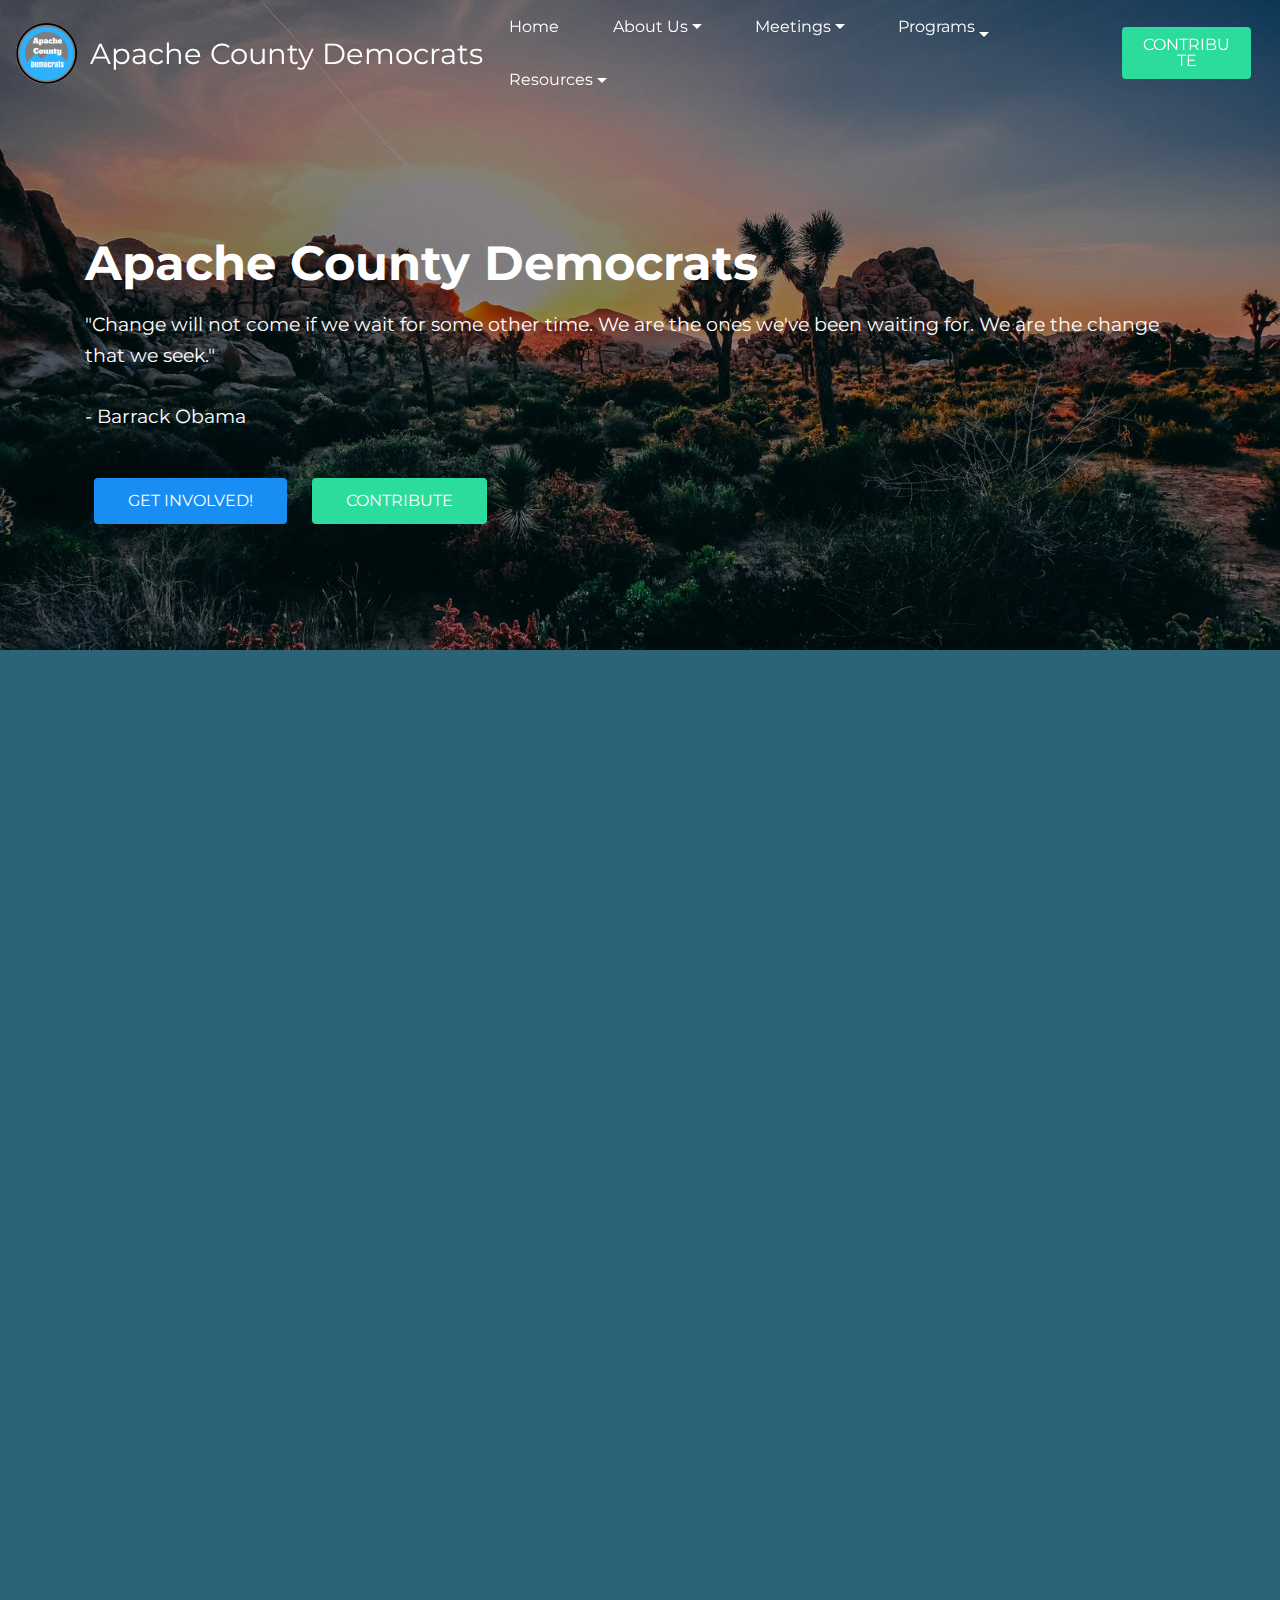
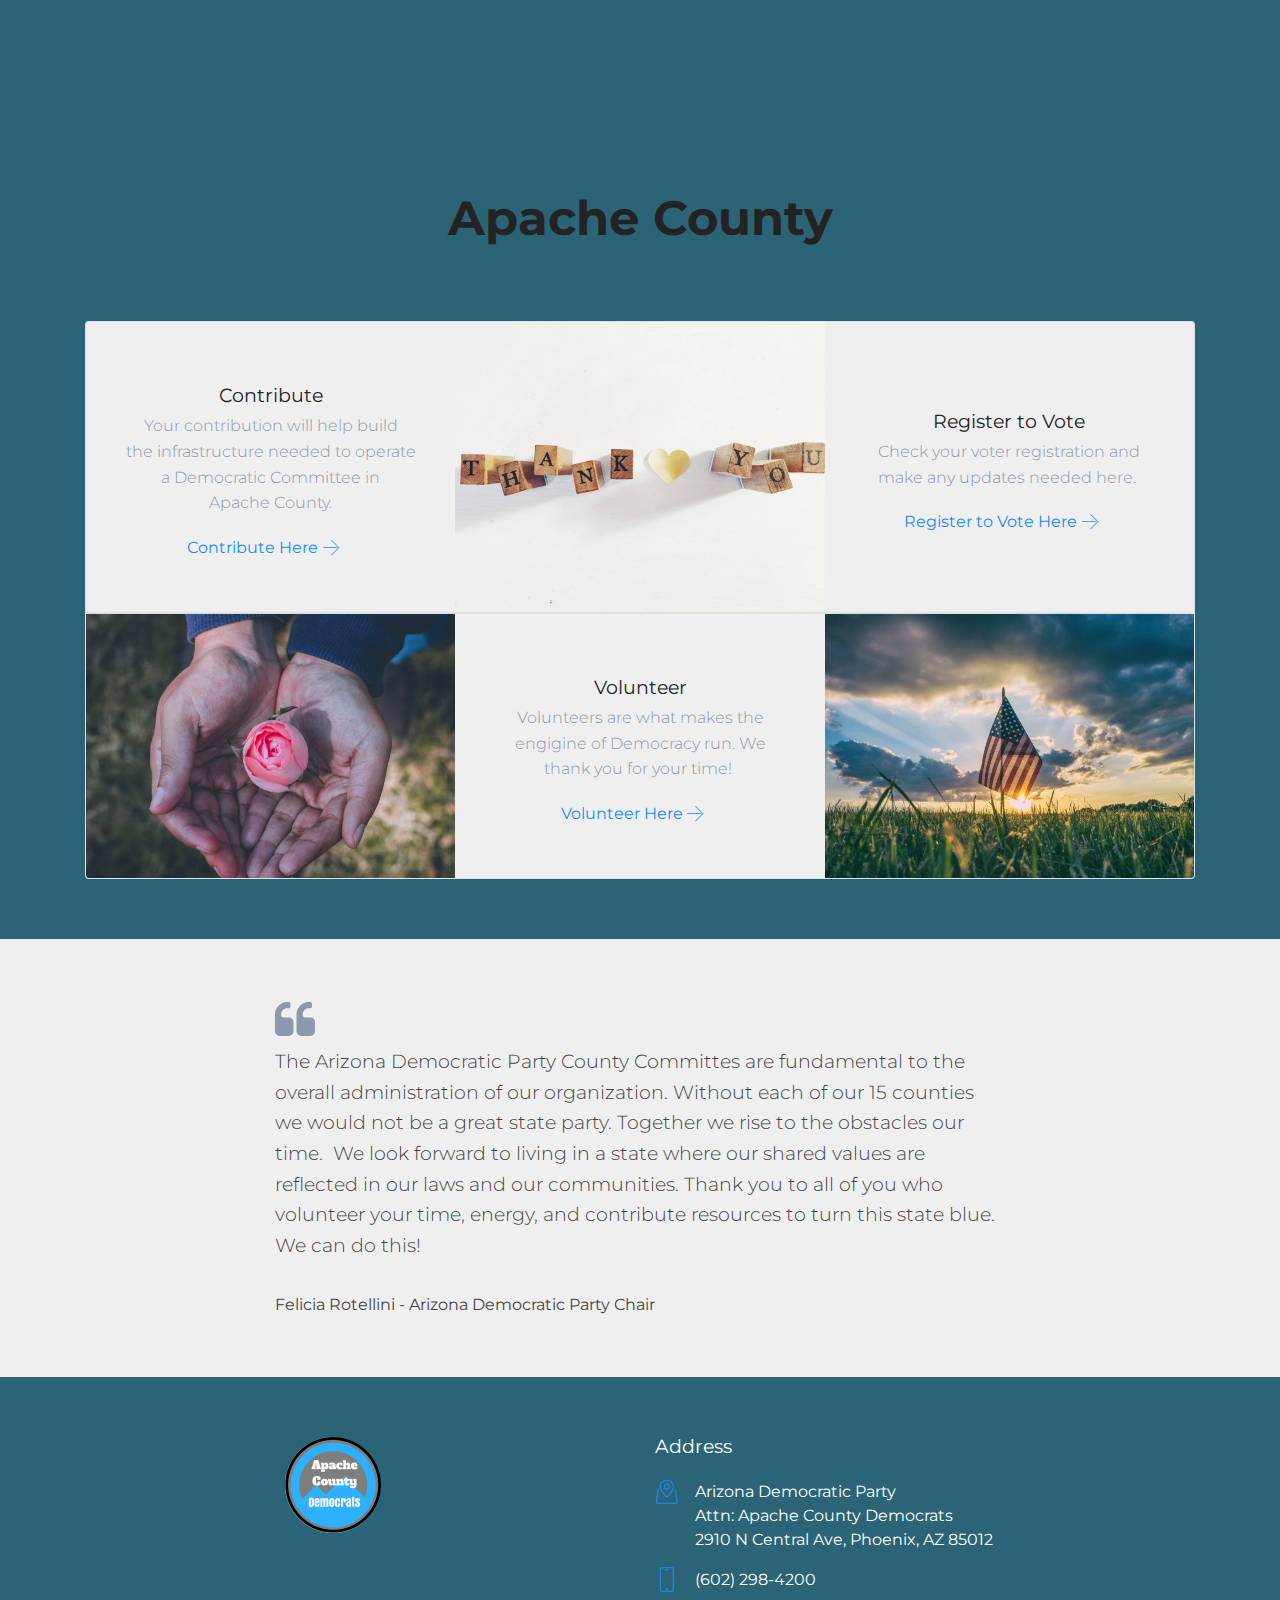
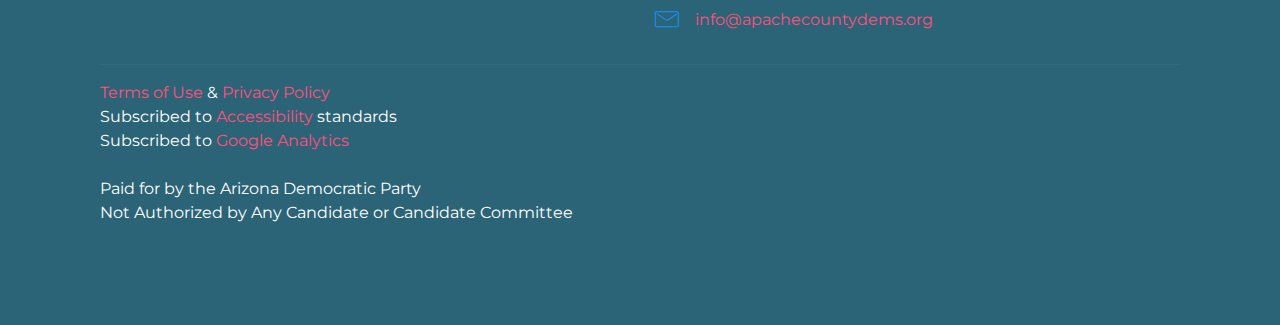
<file: index.html>
<!DOCTYPE html>
<html >
<head>
  <!-- Site made with Mobirise Website Builder v4.6.6, https://mobirise.com -->
  <meta charset="UTF-8">
  <meta http-equiv="X-UA-Compatible" content="IE=edge">
  <meta name="generator" content="Mobirise v4.6.6, mobirise.com">
  <meta name="viewport" content="width=device-width, initial-scale=1, minimum-scale=1">
  <link rel="shortcut icon" href="assets/images/cutmypic-10-122x122.png" type="image/x-icon">
  <meta name="description" content="">
  <title>Home</title>
  <link rel="stylesheet" href="assets/web/assets/mobirise-icons/mobirise-icons.css">
  <link rel="stylesheet" href="assets/tether/tether.min.css">
  <link rel="stylesheet" href="assets/bootstrap/css/bootstrap.min.css">
  <link rel="stylesheet" href="assets/bootstrap/css/bootstrap-grid.min.css">
  <link rel="stylesheet" href="assets/bootstrap/css/bootstrap-reboot.min.css">
  <link rel="stylesheet" href="assets/soundcloud-plugin/style.css">
  <link rel="stylesheet" href="assets/socicon/css/styles.css">
  <link rel="stylesheet" href="assets/dropdown/css/style.css">
  <link rel="stylesheet" href="assets/theme/css/style.css">
  <link rel="stylesheet" href="assets/mobirise/css/mbr-additional.css" type="text/css">
  
  
  
</head>
<body>
  <section class="menu cid-qNhkv00cXg" once="menu" id="menu2-n">

    
    

    <nav class="navbar navbar-dropdown navbar-fixed-top navbar-expand-lg">
        <div class="navbar-brand">
            <span class="navbar-logo">
                <a href="index.html">
                    <img src="assets/images/cutmypic-10-122x122.png" alt="Mobirise" title="" style="height: 3.8rem;">
                </a>
            </span>
            <span class="navbar-caption-wrap"><a class="navbar-caption text-white display-2" href="index.html">
                    Apache County Democrats</a></span>
        </div>
        <button class="navbar-toggler" type="button" data-toggle="collapse" data-target="#navbarSupportedContent" aria-controls="navbarNavAltMarkup" aria-expanded="false" aria-label="Toggle navigation">
            <div class="hamburger">
                <span></span>
                <span></span>
                <span></span>
                <span></span>
            </div>
        </button>
      <div class="collapse navbar-collapse" id="navbarSupportedContent">
            <ul class="navbar-nav nav-dropdown" data-app-modern-menu="true"><li class="nav-item">
                    <a class="nav-link link text-white display-4" href="index.html">
                        Home
                    </a>
                </li>
                <li class="nav-item dropdown open">
                    <a class="nav-link link dropdown-toggle text-white display-4" href="https://mobirise.com" data-toggle="dropdown-submenu" aria-expanded="true">
                        About Us
                    </a><div class="dropdown-menu"><a class="dropdown-item text-white display-4" href="page2.html" aria-expanded="false">Mission</a><a class="dropdown-item text-white display-4" href="page3.html">Apache County Bylaws</a><a class="dropdown-item text-white display-4" href="page4.html" aria-expanded="false">Apache County Executive Board</a><a class="dropdown-item text-white display-4" href="http://www.azdem.org/adopted-resolutions-platform" aria-expanded="false" target="_blank">Arizona Democrats Platform</a><a class="text-white dropdown-item display-4" href="page6.html" aria-expanded="false">Staff</a></div>
                </li><li class="nav-item dropdown"><a class="nav-link link dropdown-toggle text-white display-4" href="https://mobirise.com" data-toggle="dropdown-submenu" aria-expanded="false">
                        Meetings</a><div class="dropdown-menu"><a class="dropdown-item text-white display-4" href="page8.html" aria-expanded="false">County Committee Meetings</a><a class="dropdown-item text-white display-4" href="http://www.azdem.org/state-committee" target="_blank">Statecommittee Meetings</a><a class="text-white dropdown-item display-4" href="page8.html" aria-expanded="false">Registered Democratic Clubs</a><a class="text-white dropdown-item display-4" href="page11.html" aria-expanded="true">ADP Calendar</a></div></li><li class="nav-item dropdown">
                    <a class="nav-link link dropdown-toggle text-white display-4" href="https://mobirise.com" data-toggle="dropdown-submenu" aria-expanded="false">
                        Programs<br><br></a><div class="dropdown-menu"><a class="dropdown-item text-white display-4" href="https://sites.google.com/azdem.org/academy/home" target="_blank">ADP Academy</a><a class="dropdown-item text-white display-4" href="page8.html" aria-expanded="false">Precinct Committee</a><a class="dropdown-item text-white display-4" href="http://www.azdem.org/DemsForYou" aria-expanded="false" target="_blank">DemCares - Community Volunteers<br></a><a class="text-white dropdown-item display-4" href="page7.html" aria-expanded="false">Copper State Leadership Council</a></div>
                </li><li class="nav-item dropdown"><a class="nav-link link text-white dropdown-toggle display-4" href="http://www.azdem.org/candidates-elected-officials-0" aria-expanded="false" target="_blank" data-toggle="dropdown-submenu">Resources</a><div class="dropdown-menu"><a class="text-white dropdown-item display-4" href="http://www.azdem.org/candidates-elected-officials-0" aria-expanded="false" target="_blank">Candidates &amp; Elected Officials</a><a class="text-white dropdown-item display-4" href="https://servicearizona.com/voterRegistration?popularclick" aria-expanded="false" target="_blank">Register to Vote</a></div></li></ul>
            
            <div class="navbar-buttons mbr-section-btn"><a class="btn btn-sm btn-secondary display-4" href="https://mobirise.com">
                    CONTRIBUTE</a></div>
      </div>
    </nav>
</section>

<section class="header3 cid-qNhAxYDPRU" id="header3-y">

    

    <div class="mbr-overlay" style="opacity: 0.4; background-color: rgb(0, 0, 0);">
    </div>

    <div class="container mbr-white">
        
        
        <h1 class="mbr-section-title mbr-fonts-style pb-2 display-1"><strong><br></strong><br><strong>Apache County Democrats</strong></h1>
        <p class="mbr-text pb-4 mbr-fonts-style display-5">"Change will not come if we wait for some other time. We are the ones we've been waiting for. We are the change that we seek." <br><br>- Barrack Obama</p>
        <div class="mbr-section-btn"><a class="btn btn-lg btn-info display-4" href="https://survey.azblueleader.com/index.php/618819/lang/en/newtest/Y" target="_blank">GET INVOLVED!<br></a> <a class="btn btn-lg btn-secondary display-4" href="https://secure.actblue.com/contribute/page/adpwebsite?refcode=website" target="_blank">CONTRIBUTE</a></div>
    </div>
    
</section>

<section class="video1 cid-qNhWklcViT" id="video2-1q">

    
    
    <figure class="mbr-figure align-center">
        <div class="video-block" style="width: 66%;">
            <div><iframe class="mbr-embedded-video" src="https://www.youtube.com/embed/Z8oJV_mBY9g?rel=0&amp;amp;showinfo=0&amp;autoplay=0&amp;loop=0" width="800" height="600" frameborder="0" allowfullscreen></iframe></div>
        </div>
    </figure>
</section>

<section class="features10 cid-qNhDyL6WVB" id="features10-z">

    

    
    <div class="container">
    	<h2 class="mbr-fonts-style mb-3 mbr-section-title align-center display-1"><strong>Apache County</strong><br><strong>&nbsp;</strong></h2>
        


        <div class="rows-wrapper">
            <div class="row main align-items-center top-radius">
                <div class="col-md-4 text-element">
                    <div class="text-content">
                        <div class="card-img pb-3 align-center">
                            
                        </div>
                        <h2 class="mbr-title  mbr-fonts-style align-center display-5">
                            Contribute</h2>
                        <p class="mbr-text card-text mbr-light mbr-fonts-style align-center display-7">
                            Your contribution will help build <br>the infrastructure needed to operate <br>a Democratic Committee in <br>Apache County.
                        </p>
                        <div class="mbr-section-btn align-center"><a class="btn-underline mr-3 text-info display-4" href="https://secure.actblue.com/contribute/page/adpwebsite?refcode=website" target="_blank">Contribute Here</a></div>
                    </div>
                </div>
                <div class="col-md-4 image-element align-self-stretch">
                    <div class="img-wrap">
                        <img src="assets/images/mbr-1-700x467.jpg" alt="" title="">
                    </div>
                </div>
                <div class="col-md-4 text-element">
                    <div class="text-content">
                        <div class="card-img pb-3 align-center">
                            
                        </div>
                        <h2 class="mbr-title  mbr-fonts-style align-center display-5">
                            Register to Vote</h2>
                        <p class="mbr-text card-text mbr-light mbr-fonts-style align-center display-7">Check your voter registration and make any updates needed here.&nbsp;<br></p>
                        <div class="mbr-section-btn align-center"><a class="btn-underline mr-3 text-info display-4" href="https://servicearizona.com/voterRegistration?popularclick" target="_blank">Register to Vote Here</a></div>
                    </div>
                </div>
            </div>
            <div class="row main-reverse align-items-center bottom-radius">
                <div class="col-md-4 image-element align-self-stretch">
                    <div class="img-wrap">
                        <img src="assets/images/mbr-700x477.jpg" alt="" title="">
                    </div>
                </div>
                <div class="col-md-4 text-element">
                    <div class="text-content">
                        <div class="card-img pb-3 align-center">
                            
                        </div>
                        <h2 class="mbr-title  mbr-fonts-style align-center display-5">
                            Volunteer</h2>
                        <p class="mbr-text card-text mbr-light mbr-fonts-style align-center display-7">Volunteers are what makes the engigine of Democracy run.  We <br>thank you for your time!&nbsp;<br></p>
                        <div class="mbr-section-btn align-center"><a class="btn-underline mr-3 text-info display-4" href="https://mobirise.com">Volunteer Here</a></div>
                    </div>
                </div>
                <div class="col-md-4 image-element align-self-stretch">
                    <div class="img-wrap">
                        <img src="assets/images/mbr-2-700x467.jpg" alt="" title="">
                    </div>
                </div>
            </div>
            
            
        </div>
    </div>
</section>

<section class="mbr-section content6 cid-qNhECnJ4w3" id="content6-11">

     

    <div class="container">
        <div class="row justify-content-center">
            <div class="col-12 col-md-10 col-lg-8">
                <div class="blockquote-quote align-left">
                    <svg class="gradient-element" x="0px" y="0px" width="475.082px" height="475.081px" viewBox="0 0 475.082 475.081" xml:space="preserve">
                        <g><g>
                            <path d="M164.45,219.27h-63.954c-7.614,0-14.087-2.664-19.417-7.994c-5.327-5.33-7.994-11.801-7.994-19.417v-9.132    c0-20.177,7.139-37.401,21.416-51.678c14.276-14.272,31.503-21.411,51.678-21.411h18.271c4.948,0,9.229-1.809,12.847-5.424    c3.616-3.617,5.424-7.898,5.424-12.847V54.819c0-4.948-1.809-9.233-5.424-12.85c-3.617-3.612-7.898-5.424-12.847-5.424h-18.271    c-19.797,0-38.684,3.858-56.673,11.563c-17.987,7.71-33.545,18.132-46.68,31.267c-13.134,13.129-23.553,28.688-31.262,46.677    C3.855,144.039,0,162.931,0,182.726v200.991c0,15.235,5.327,28.171,15.986,38.834c10.66,10.657,23.606,15.985,38.832,15.985    h109.639c15.225,0,28.167-5.328,38.828-15.985c10.657-10.663,15.987-23.599,15.987-38.834V274.088    c0-15.232-5.33-28.168-15.994-38.832C192.622,224.6,179.675,219.27,164.45,219.27z"></path>
                            <path d="M459.103,235.256c-10.656-10.656-23.599-15.986-38.828-15.986h-63.953c-7.61,0-14.089-2.664-19.41-7.994    c-5.332-5.33-7.994-11.801-7.994-19.417v-9.132c0-20.177,7.139-37.401,21.409-51.678c14.271-14.272,31.497-21.411,51.682-21.411    h18.267c4.949,0,9.233-1.809,12.848-5.424c3.613-3.617,5.428-7.898,5.428-12.847V54.819c0-4.948-1.814-9.233-5.428-12.85    c-3.614-3.612-7.898-5.424-12.848-5.424h-18.267c-19.808,0-38.691,3.858-56.685,11.563c-17.984,7.71-33.537,18.132-46.672,31.267    c-13.135,13.129-23.559,28.688-31.265,46.677c-7.707,17.987-11.567,36.879-11.567,56.674v200.991    c0,15.235,5.332,28.171,15.988,38.834c10.657,10.657,23.6,15.985,38.828,15.985h109.633c15.229,0,28.171-5.328,38.827-15.985    c10.664-10.663,15.985-23.599,15.985-38.834V274.088C475.082,258.855,469.76,245.92,459.103,235.256z"></path>
                        </g></g>
                    </svg>
                </div>
                <div class="mbr-text mbr-fonts-style pb-3 mbr-light display-5">The Arizona Democratic Party County Committes are fundamental to the overall administration of our organization. Without each of our 15 counties we would not be a great state party.  Together we rise to the obstacles our time. &nbsp;We look forward to living in a state where our shared values are reflected in our laws and our communities.  Thank you to all of you who volunteer your time, energy, and contribute resources to turn this state blue. We can do this!</div>
                <div class="signature mbr-fonts-style align-left pt-3 display-7">Felicia Rotellini - Arizona Democratic Party Chair</div>
            </div>
        </div>
    </div>
</section>

<section class="footer1 cid-qNhJjXFU63" id="footer1-18">

    

    

    <div class="container">
        <div class="media-container-row content text-white">
            <div class="col-12 col-lg-4 col-md-6">
                <div class="media-wrap">
                    <a href="index.html">
                        <img src="assets/images/cutmypic-10-192x192.png" alt="Mobirise" title="">
                    </a>
                </div>
                <p class="mbr-fonts-style mbr-black logo-subtitle display-7"></p>
            </div>
            <div class="col-12 col-lg-3 mbr-fonts-style mbr-black col-lg-4 col-md-6">
                <h5 class="pb-3 column-title display-5">
                    Address
                </h5>
                <div class="contact-list display-7">
                    
                    
                <div class="list-item">
                        <span class="mbr-iconfont mbri-map-pin"></span>
                        <p>Arizona Democratic Party<br>Attn: Apache County Democrats<br>2910 N Central Ave, Phoenix, AZ 85012</p>
                    </div><div class="list-item">
                        <span class="mbr-iconfont mbri-mobile"></span>
                        <p>(602) 298-4200<br></p>
                    </div><div class="list-item">
                        <span class="mbr-iconfont mbri-letter"></span>
                        <p><a href="page1.html">info@apachecountydems.org</a><br></p>
                    </div></div>
            </div>
            
            
        </div>

        <div class="footer-lower">
            <div class="media-container-row">
                <div class="col-sm-12">
                    <hr>
                </div>
            </div>
            <div class="media-container-row mbr-black">
                <div class="col-sm-6 copyright">
                    <p class="mbr-fonts-style display-7"><a href="page12.html">Terms of Use</a> &amp; <a href="page5.html">Privacy Policy</a><br>Subscribed to&nbsp;<a href="page10.html">Accessibility</a>&nbsp;standards<br>Subscribed to <a href="https://www.google.com/analytics/analytics/#?modal_active=none" target="_blank">Google Analytics</a><a href="page5.html"><br></a><br>Paid for by the Arizona Democratic Party
<br>Not Authorized by Any Candidate or Candidate Committee
<br><br>
                    </p>
                </div>
                <div class="col-md-6">
                    
                </div>
            </div>
        </div>
    </div>
</section>


  <script src="assets/web/assets/jquery/jquery.min.js"></script>
  <script src="assets/popper/popper.min.js"></script>
  <script src="assets/tether/tether.min.js"></script>
  <script src="assets/bootstrap/js/bootstrap.min.js"></script>
  <script src="assets/touch-swipe/jquery.touch-swipe.min.js"></script>
  <script src="assets/dropdown/js/script.min.js"></script>
  <script src="assets/smoothscroll/smooth-scroll.js"></script>
  <script src="assets/theme/js/script.js"></script>
  
  
</body>
</html>
</file>
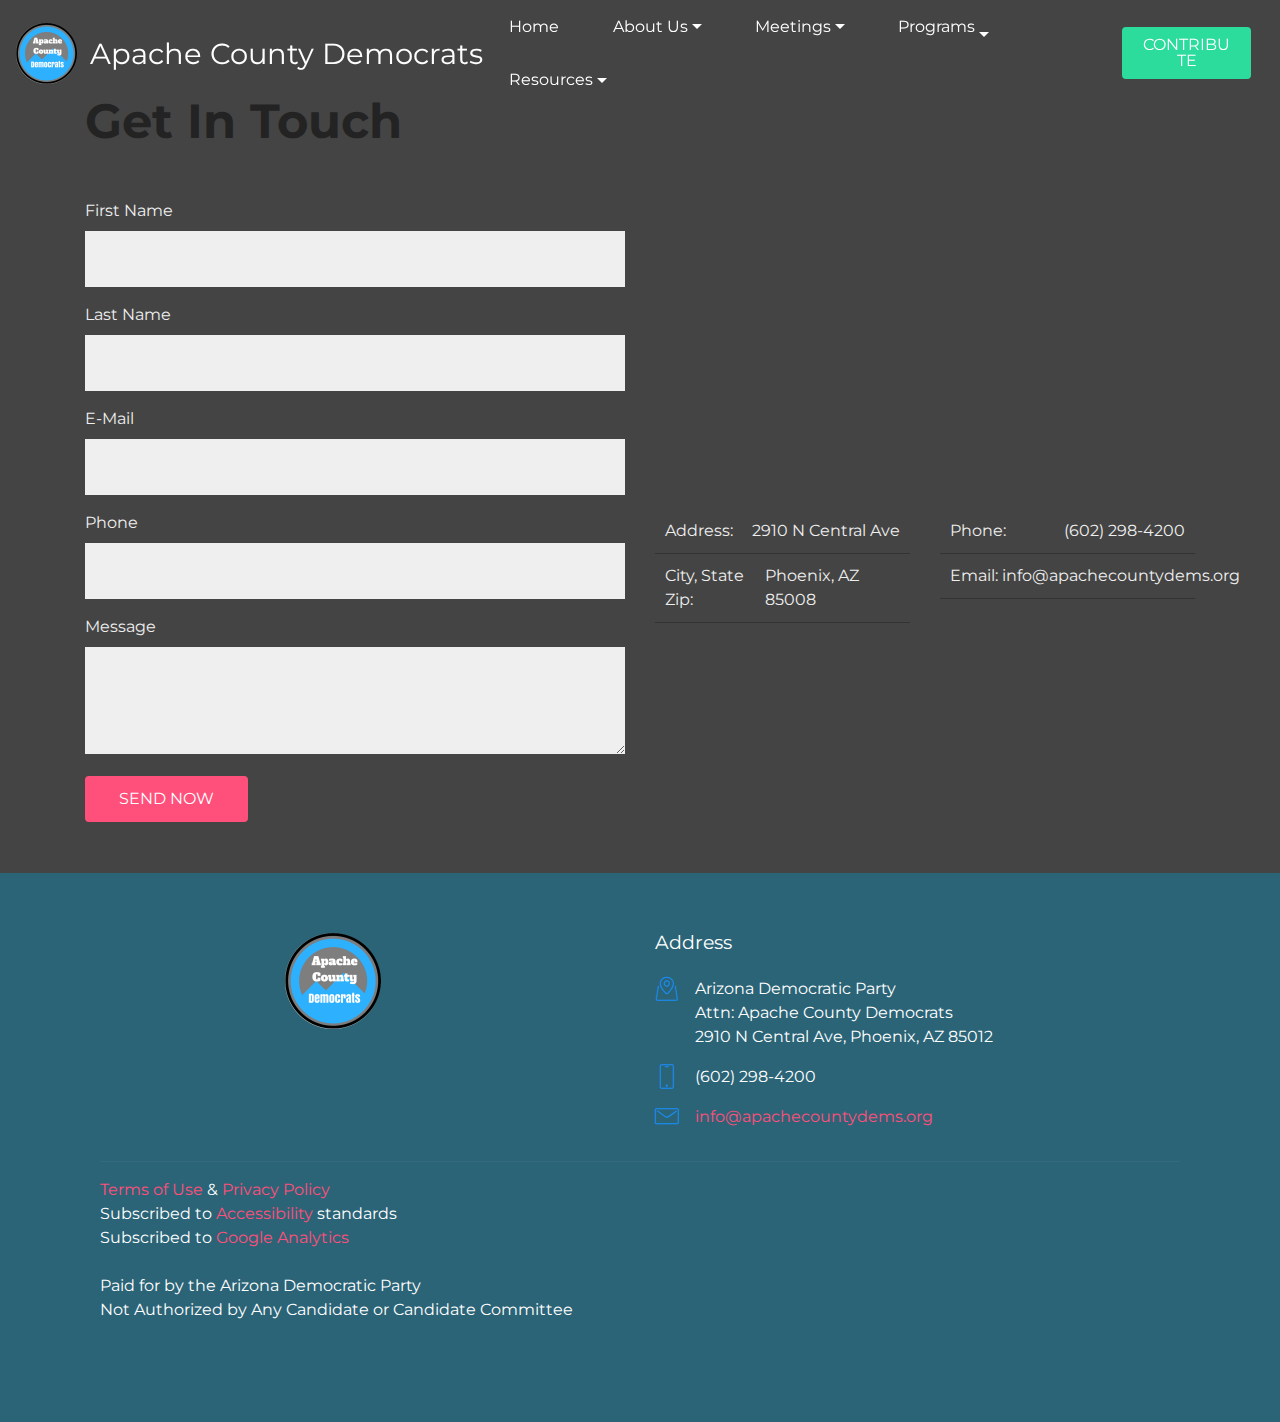
<file: page1.html>
<!DOCTYPE html>
<html >
<head>
  <!-- Site made with Mobirise Website Builder v4.6.6, https://mobirise.com -->
  <meta charset="UTF-8">
  <meta http-equiv="X-UA-Compatible" content="IE=edge">
  <meta name="generator" content="Mobirise v4.6.6, mobirise.com">
  <meta name="viewport" content="width=device-width, initial-scale=1, minimum-scale=1">
  <link rel="shortcut icon" href="assets/images/cutmypic-10-122x122.png" type="image/x-icon">
  <meta name="description" content="">
  <title>Info Email Page</title>
  <link rel="stylesheet" href="assets/web/assets/mobirise-icons/mobirise-icons.css">
  <link rel="stylesheet" href="assets/tether/tether.min.css">
  <link rel="stylesheet" href="assets/bootstrap/css/bootstrap.min.css">
  <link rel="stylesheet" href="assets/bootstrap/css/bootstrap-grid.min.css">
  <link rel="stylesheet" href="assets/bootstrap/css/bootstrap-reboot.min.css">
  <link rel="stylesheet" href="assets/soundcloud-plugin/style.css">
  <link rel="stylesheet" href="assets/dropdown/css/style.css">
  <link rel="stylesheet" href="assets/socicon/css/styles.css">
  <link rel="stylesheet" href="assets/theme/css/style.css">
  <link rel="stylesheet" href="assets/mobirise/css/mbr-additional.css" type="text/css">
  
  
  
</head>
<body>
  <section class="menu cid-qNhkv00cXg" once="menu" id="menu2-13">

    
    

    <nav class="navbar navbar-dropdown navbar-fixed-top navbar-expand-lg">
        <div class="navbar-brand">
            <span class="navbar-logo">
                <a href="index.html">
                    <img src="assets/images/cutmypic-10-122x122.png" alt="Mobirise" title="" style="height: 3.8rem;">
                </a>
            </span>
            <span class="navbar-caption-wrap"><a class="navbar-caption text-white display-2" href="index.html">
                    Apache County Democrats</a></span>
        </div>
        <button class="navbar-toggler" type="button" data-toggle="collapse" data-target="#navbarSupportedContent" aria-controls="navbarNavAltMarkup" aria-expanded="false" aria-label="Toggle navigation">
            <div class="hamburger">
                <span></span>
                <span></span>
                <span></span>
                <span></span>
            </div>
        </button>
      <div class="collapse navbar-collapse" id="navbarSupportedContent">
            <ul class="navbar-nav nav-dropdown" data-app-modern-menu="true"><li class="nav-item">
                    <a class="nav-link link text-white display-4" href="index.html">
                        Home
                    </a>
                </li>
                <li class="nav-item dropdown open">
                    <a class="nav-link link dropdown-toggle text-white display-4" href="https://mobirise.com" data-toggle="dropdown-submenu" aria-expanded="true">
                        About Us
                    </a><div class="dropdown-menu"><a class="dropdown-item text-white display-4" href="page2.html" aria-expanded="false">Mission</a><a class="dropdown-item text-white display-4" href="page3.html">Apache County Bylaws</a><a class="dropdown-item text-white display-4" href="page4.html" aria-expanded="false">Apache County Executive Board</a><a class="dropdown-item text-white display-4" href="http://www.azdem.org/adopted-resolutions-platform" aria-expanded="false" target="_blank">Arizona Democrats Platform</a><a class="text-white dropdown-item display-4" href="page6.html" aria-expanded="false">Staff</a></div>
                </li><li class="nav-item dropdown"><a class="nav-link link dropdown-toggle text-white display-4" href="https://mobirise.com" data-toggle="dropdown-submenu" aria-expanded="false">
                        Meetings</a><div class="dropdown-menu"><a class="dropdown-item text-white display-4" href="page8.html" aria-expanded="false">County Committee Meetings</a><a class="dropdown-item text-white display-4" href="http://www.azdem.org/state-committee" target="_blank">Statecommittee Meetings</a><a class="text-white dropdown-item display-4" href="page8.html" aria-expanded="false">Registered Democratic Clubs</a><a class="text-white dropdown-item display-4" href="page11.html" aria-expanded="true">ADP Calendar</a></div></li><li class="nav-item dropdown">
                    <a class="nav-link link dropdown-toggle text-white display-4" href="https://mobirise.com" data-toggle="dropdown-submenu" aria-expanded="false">
                        Programs<br><br></a><div class="dropdown-menu"><a class="dropdown-item text-white display-4" href="https://sites.google.com/azdem.org/academy/home" target="_blank">ADP Academy</a><a class="dropdown-item text-white display-4" href="page8.html" aria-expanded="false">Precinct Committee</a><a class="dropdown-item text-white display-4" href="http://www.azdem.org/DemsForYou" aria-expanded="false" target="_blank">DemCares - Community Volunteers<br></a><a class="text-white dropdown-item display-4" href="page7.html" aria-expanded="false">Copper State Leadership Council</a></div>
                </li><li class="nav-item dropdown"><a class="nav-link link text-white dropdown-toggle display-4" href="http://www.azdem.org/candidates-elected-officials-0" aria-expanded="false" target="_blank" data-toggle="dropdown-submenu">Resources</a><div class="dropdown-menu"><a class="text-white dropdown-item display-4" href="http://www.azdem.org/candidates-elected-officials-0" aria-expanded="false" target="_blank">Candidates &amp; Elected Officials</a><a class="text-white dropdown-item display-4" href="https://servicearizona.com/voterRegistration?popularclick" aria-expanded="false" target="_blank">Register to Vote</a></div></li></ul>
            
            <div class="navbar-buttons mbr-section-btn"><a class="btn btn-sm btn-secondary display-4" href="https://mobirise.com">
                    CONTRIBUTE</a></div>
      </div>
    </nav>
</section>

<section class="maps1 cid-qNhFzlUmta" id="maps1-15">

    

    
    <div class="container">
        
        
        
        <div class="row main-row justify-content-center pt-5">
            <div class="col-md-10 col-lg-6 form-wrapper" data-form-type="formoid">            
                
                <h2 class="mbr-section-title form-title mbr-fonts-style pb-3 display-1"><strong>
                    Get In Touch
                </strong></h2>
                <p class="mbr-text form-text mbr-fonts-style m-0 pb-4 mbr-lighter display-7"></p>
                <div class="form1" data-form-type="formoid">
                    <div data-form-alert="" hidden="">Thanks for filling out the form!</div>
                    <form class="mbr-form" action="https://mobirise.com/" method="post" data-form-title="Mobirise Form"><input type="hidden" name="email" data-form-email="true" value="Dc3C/llV1HIH4M/1sjA8m9sqgU3ilwLosePikffQIULz/XYKmu2KGynerOpMmjBZKBUIs6x9Wo80ZgeH+spFIb0VwyGg6k+qNCd786G5joP8Uzlqd0CqMMGwrTvluriN" data-form-field="Email">
                        <div class="input-wrap" data-for="firstname">
                            <label class="form-label-outside mbr-lighter" for="form-1-firstname">First Name</label>
                            <input type="text" class="form-control" name="firstname" data-form-field="First Name" required="" id="firstname-maps1-15">
                        </div>

                        <div class="input-wrap" data-for="lastname">
                            <label class="form-label-outside mbr-lighter" for="form-1-lastname">Last Name</label>
                            <input type="text" class="form-control" name="lastname" data-form-field="Last Name" required="" id="lastname-maps1-15">
                        </div>
                    
                        <div class="input-wrap" data-for="email">
                            <label class="form-label-outside mbr-lighter" for="form-1-email">E-Mail</label>
                            <input type="email" class="form-control" name="email" data-form-field="Email" required="" id="email-maps1-15">
                        </div>
                    
                        <div class="input-wrap" data-for="phone">
                            <label class="form-label-outside mbr-lighter" for="form-1-phone">Phone</label>
                            <input type="tel" class="form-control" name="phone" data-form-field="Phone" id="phone-maps1-15">
                        </div>
                    
                        <div class="form-group" data-for="message">
                            <label class="form-label-outside mbr-lighter" for="form-1-message">Message</label>
                            <textarea type="text" class="form-control" name="message" rows="4" data-form-field="Message" id="message-maps1-15"></textarea>
                        </div>
                    
                        <span class="input-group-btn">
                            <button href="" type="submit" class="btn btn-lg btn-form btn-primary display-4">SEND NOW</button>
                        </span>
                    </form>
                </div>
            </div>

            <div class="col-md-10 col-lg-6">
                <div class="google-map"><iframe frameborder="0" style="border:0" src="https://www.google.com/maps/embed/v1/place?key=AIzaSyA0Dx_boXQiwvdz8sJHoYeZNVTdoWONYkU&amp;q=place_id:ChIJo39V010SK4cRHKkqyPC5WSc" allowfullscreen=""></iframe></div>
                <div class="row info-row justify-content-center pt-3">
                    <div class="first-column col-12 mbr-fonts-style col-md-6 display-7">
                        <ol>
                            <li>
                                <span class="info-title mbr-fonts-style">
                                    Address:
                                </span>
                                <span class="info-value mbr-fonts-style">2910 N Central Ave</span>
                            </li>
                            <li>
                                <span class="info-title mbr-fonts-style">
                                    City, State Zip:
                                </span>
                                <span class="info-value mbr-fonts-style">
                                    Phoenix, AZ 85008</span></li>
                        </ol>
                    </div>
                    <div class="col-md-6 second-column mbr-fonts-style display-7">
                        <ol>
                            <li>
                                <span class="info-title mbr-fonts-style">
                                    Phone:
                                </span>
                                <span class="info-value mbr-fonts-style">(602) 298-4200</span>
                            </li>
                            <li>
                                <span class="info-title mbr-fonts-style">
                                    Email:&nbsp;</span>
                                <span class="info-value mbr-fonts-style">
                                    info@apachecountydems.org</span></li>
                        </ol>
                    </div>
                </div>
            </div>

        </div>
   </div>
</section>

<section class="footer1 cid-qNhFIuymPV" id="footer1-16">

    

    

    <div class="container">
        <div class="media-container-row content text-white">
            <div class="col-12 col-lg-4 col-md-6">
                <div class="media-wrap">
                    <a href="index.html">
                        <img src="assets/images/cutmypic-10-192x192.png" alt="Mobirise" title="">
                    </a>
                </div>
                <p class="mbr-fonts-style mbr-black logo-subtitle display-7"></p>
            </div>
            <div class="col-12 col-lg-3 mbr-fonts-style mbr-black col-lg-4 col-md-6">
                <h5 class="pb-3 column-title display-5">
                    Address
                </h5>
                <div class="contact-list display-7">
                    
                    
                <div class="list-item">
                        <span class="mbr-iconfont mbri-map-pin"></span>
                        <p>Arizona Democratic Party<br>Attn: Apache County Democrats<br>2910 N Central Ave, Phoenix, AZ 85012</p>
                    </div><div class="list-item">
                        <span class="mbr-iconfont mbri-mobile"></span>
                        <p>(602) 298-4200<br></p>
                    </div><div class="list-item">
                        <span class="mbr-iconfont mbri-letter"></span>
                        <p><a href="page1.html">info@apachecountydems.org</a><br></p>
                    </div></div>
            </div>
            
            
        </div>

        <div class="footer-lower">
            <div class="media-container-row">
                <div class="col-sm-12">
                    <hr>
                </div>
            </div>
            <div class="media-container-row mbr-black">
                <div class="col-sm-6 copyright">
                    <p class="mbr-fonts-style display-7"><a href="page12.html">Terms of Use</a> &amp; <a href="page5.html">Privacy Policy</a><br>Subscribed to&nbsp;<a href="page10.html">Accessibility</a>&nbsp;standards<br>Subscribed to <a href="https://www.google.com/analytics/analytics/#?modal_active=none" target="_blank">Google Analytics</a><a href="page5.html"><br></a><br>Paid for by the Arizona Democratic Party
<br>Not Authorized by Any Candidate or Candidate Committee
<br><br>
                    </p>
                </div>
                <div class="col-md-6">
                    
                </div>
            </div>
        </div>
    </div>
</section>


  <script src="assets/web/assets/jquery/jquery.min.js"></script>
  <script src="assets/popper/popper.min.js"></script>
  <script src="assets/tether/tether.min.js"></script>
  <script src="assets/bootstrap/js/bootstrap.min.js"></script>
  <script src="assets/smoothscroll/smooth-scroll.js"></script>
  <script src="assets/dropdown/js/script.min.js"></script>
  <script src="assets/touch-swipe/jquery.touch-swipe.min.js"></script>
  <script src="assets/theme/js/script.js"></script>
  <script src="assets/formoid/formoid.min.js"></script>
  
  
</body>
</html>
</file>
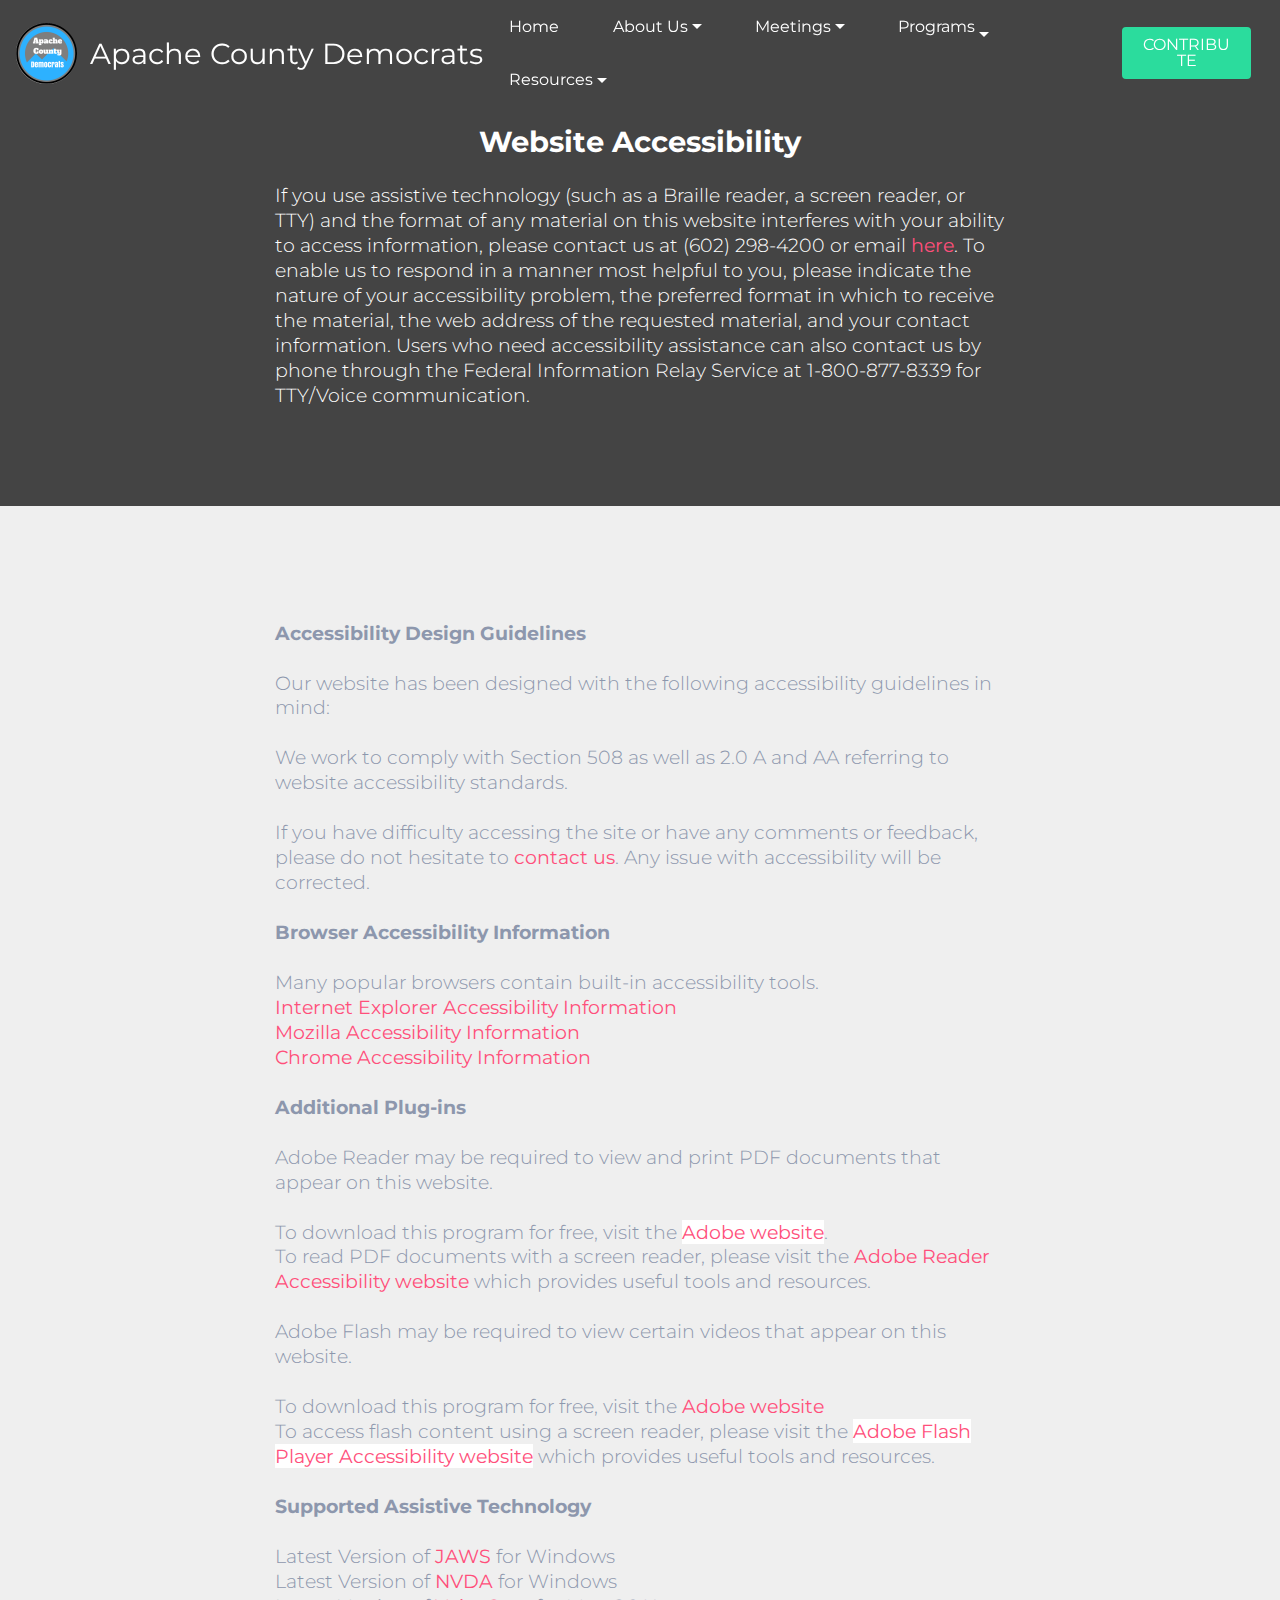
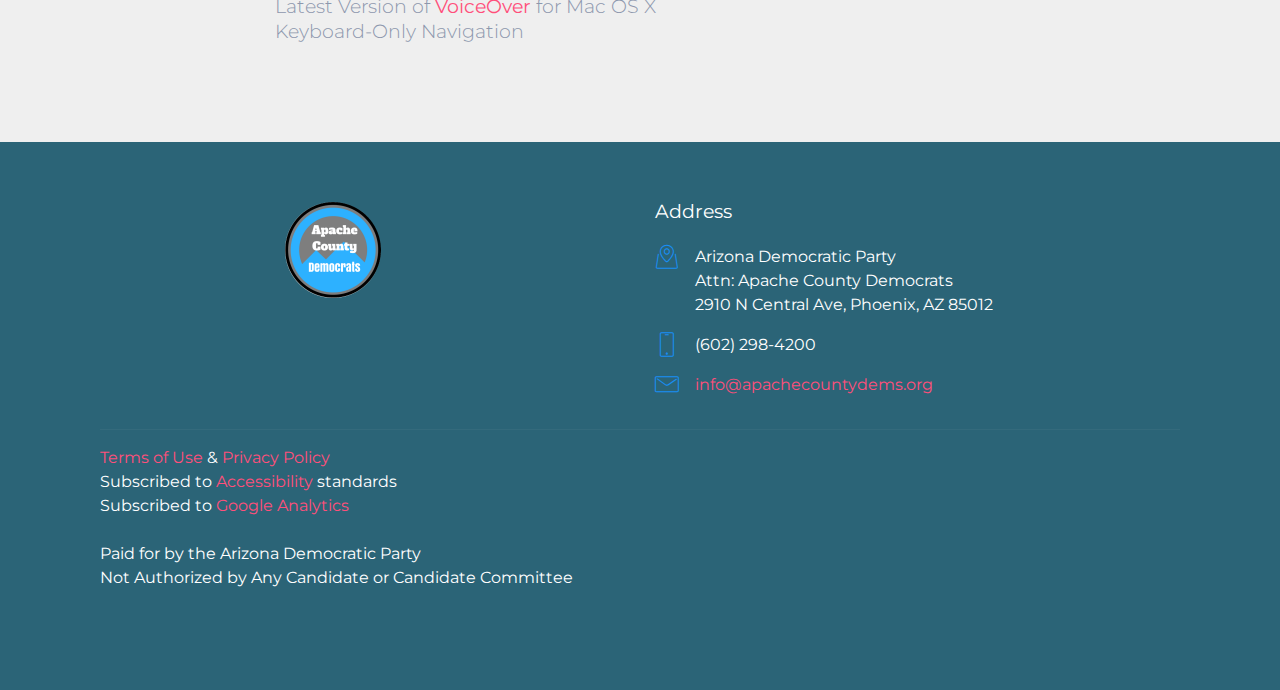
<file: page10.html>
<!DOCTYPE html>
<html >
<head>
  <!-- Site made with Mobirise Website Builder v4.6.6, https://mobirise.com -->
  <meta charset="UTF-8">
  <meta http-equiv="X-UA-Compatible" content="IE=edge">
  <meta name="generator" content="Mobirise v4.6.6, mobirise.com">
  <meta name="viewport" content="width=device-width, initial-scale=1, minimum-scale=1">
  <link rel="shortcut icon" href="assets/images/cutmypic-10-122x122.png" type="image/x-icon">
  <meta name="description" content="">
  <title>Accessibility</title>
  <link rel="stylesheet" href="assets/web/assets/mobirise-icons/mobirise-icons.css">
  <link rel="stylesheet" href="assets/tether/tether.min.css">
  <link rel="stylesheet" href="assets/bootstrap/css/bootstrap.min.css">
  <link rel="stylesheet" href="assets/bootstrap/css/bootstrap-grid.min.css">
  <link rel="stylesheet" href="assets/bootstrap/css/bootstrap-reboot.min.css">
  <link rel="stylesheet" href="assets/soundcloud-plugin/style.css">
  <link rel="stylesheet" href="assets/socicon/css/styles.css">
  <link rel="stylesheet" href="assets/dropdown/css/style.css">
  <link rel="stylesheet" href="assets/theme/css/style.css">
  <link rel="stylesheet" href="assets/mobirise/css/mbr-additional.css" type="text/css">
  
  
  
</head>
<body>
  <section class="menu cid-qNhkv00cXg" once="menu" id="menu2-2i">

    
    

    <nav class="navbar navbar-dropdown navbar-fixed-top navbar-expand-lg">
        <div class="navbar-brand">
            <span class="navbar-logo">
                <a href="index.html">
                    <img src="assets/images/cutmypic-10-122x122.png" alt="Mobirise" title="" style="height: 3.8rem;">
                </a>
            </span>
            <span class="navbar-caption-wrap"><a class="navbar-caption text-white display-2" href="index.html">
                    Apache County Democrats</a></span>
        </div>
        <button class="navbar-toggler" type="button" data-toggle="collapse" data-target="#navbarSupportedContent" aria-controls="navbarNavAltMarkup" aria-expanded="false" aria-label="Toggle navigation">
            <div class="hamburger">
                <span></span>
                <span></span>
                <span></span>
                <span></span>
            </div>
        </button>
      <div class="collapse navbar-collapse" id="navbarSupportedContent">
            <ul class="navbar-nav nav-dropdown" data-app-modern-menu="true"><li class="nav-item">
                    <a class="nav-link link text-white display-4" href="index.html">
                        Home
                    </a>
                </li>
                <li class="nav-item dropdown open">
                    <a class="nav-link link dropdown-toggle text-white display-4" href="https://mobirise.com" data-toggle="dropdown-submenu" aria-expanded="true">
                        About Us
                    </a><div class="dropdown-menu"><a class="dropdown-item text-white display-4" href="page2.html" aria-expanded="false">Mission</a><a class="dropdown-item text-white display-4" href="page3.html">Apache County Bylaws</a><a class="dropdown-item text-white display-4" href="page4.html" aria-expanded="false">Apache County Executive Board</a><a class="dropdown-item text-white display-4" href="http://www.azdem.org/adopted-resolutions-platform" aria-expanded="false" target="_blank">Arizona Democrats Platform</a><a class="text-white dropdown-item display-4" href="page6.html" aria-expanded="false">Staff</a></div>
                </li><li class="nav-item dropdown"><a class="nav-link link dropdown-toggle text-white display-4" href="https://mobirise.com" data-toggle="dropdown-submenu" aria-expanded="false">
                        Meetings</a><div class="dropdown-menu"><a class="dropdown-item text-white display-4" href="page8.html" aria-expanded="false">County Committee Meetings</a><a class="dropdown-item text-white display-4" href="http://www.azdem.org/state-committee" target="_blank">Statecommittee Meetings</a><a class="text-white dropdown-item display-4" href="page8.html" aria-expanded="false">Registered Democratic Clubs</a><a class="text-white dropdown-item display-4" href="page11.html" aria-expanded="true">ADP Calendar</a></div></li><li class="nav-item dropdown">
                    <a class="nav-link link dropdown-toggle text-white display-4" href="https://mobirise.com" data-toggle="dropdown-submenu" aria-expanded="false">
                        Programs<br><br></a><div class="dropdown-menu"><a class="dropdown-item text-white display-4" href="https://sites.google.com/azdem.org/academy/home" target="_blank">ADP Academy</a><a class="dropdown-item text-white display-4" href="page8.html" aria-expanded="false">Precinct Committee</a><a class="dropdown-item text-white display-4" href="http://www.azdem.org/DemsForYou" aria-expanded="false" target="_blank">DemCares - Community Volunteers<br></a><a class="text-white dropdown-item display-4" href="page7.html" aria-expanded="false">Copper State Leadership Council</a></div>
                </li><li class="nav-item dropdown"><a class="nav-link link text-white dropdown-toggle display-4" href="http://www.azdem.org/candidates-elected-officials-0" aria-expanded="false" target="_blank" data-toggle="dropdown-submenu">Resources</a><div class="dropdown-menu"><a class="text-white dropdown-item display-4" href="http://www.azdem.org/candidates-elected-officials-0" aria-expanded="false" target="_blank">Candidates &amp; Elected Officials</a><a class="text-white dropdown-item display-4" href="https://servicearizona.com/voterRegistration?popularclick" aria-expanded="false" target="_blank">Register to Vote</a></div></li></ul>
            
            <div class="navbar-buttons mbr-section-btn"><a class="btn btn-sm btn-secondary display-4" href="https://mobirise.com">
                    CONTRIBUTE</a></div>
      </div>
    </nav>
</section>

<section class="content7 cid-qNkLoqlxmI" id="content7-2n">

    

    
    <div class="container">
        <div class="row justify-content-center">
            <div class="col-12 col-lg-8 col-md-10 align-left">
                <h2 class="mbr-section-title align-left mbr-fonts-style pb-3 mbr-light display-2"><br><strong>Website Accessibility
</strong></h2>
                <h3 class="mbr-section-subtitle align-left mbr-fonts-style mbr-light  display-5">If you use assistive technology (such as a Braille reader, a screen reader, or TTY) and the format of any material on this website interferes with your ability to access information, please contact us at (602) 298-4200 or email <a href="page1.html">here</a>. To enable us to respond in a manner most helpful to you, please indicate the nature of your accessibility problem, the preferred format in which to receive the material, the web address of the requested material, and your contact information. Users who need accessibility assistance can also contact us by phone through the Federal Information Relay Service at 1-800-877-8339 for TTY/Voice communication.</h3>
            </div>
        </div>
    </div>
</section>

<section class="content7 cid-qNkLJ6CAY7" id="content7-2o">

    

    
    <div class="container">
        <div class="row justify-content-center">
            <div class="col-12 col-lg-8 col-md-10 align-left">
                
                <h3 class="mbr-section-subtitle align-left mbr-fonts-style mbr-light  display-5"><div><br></div><strong>Accessibility Design Guidelines</strong><br><br><div>Our website has been designed with the following accessibility guidelines in mind:</div><br><div>
</div><div>
</div><div>We work to comply with Section 508 as well as 2.0 A and AA referring to website accessibility standards.
</div><div><br></div><div>If you have difficulty accessing the site or have any comments or feedback, please do not hesitate to <a href="page1.html">contact us</a>. Any issue with accessibility will be corrected.
</div><div><br></div><div><strong>Browser Accessibility Information
</strong></div><div><strong><br></strong></div><div>Many popular browsers contain built-in accessibility tools.
</div><div>
</div><div><a href="https://www.microsoft.com/en-us/accessibility" target="_blank">Internet Explorer Accessibility Information&nbsp;</a></div><div><a href="https://developer.mozilla.org/en-US/docs/Web/Accessibility" target="_blank">Mozilla Accessibility Information</a>&nbsp;</div><div><a href="https://www.google.com/accessibility/products-features.html" target="_blank">Chrome Accessibility Information</a>&nbsp;</div><div><br></div><div><strong>Additional Plug-ins
</strong></div><div><strong><br></strong></div><div>Adobe Reader may be required to view and print PDF documents that appear on this website.</div><br><div>To download this program for free, visit the <a href="https://acrobat.adobe.com/us/en/acrobat/pdf-reader.html" target="_blank" style="font-style: inherit; background-color: rgb(255, 255, 255);">Adobe website</a>.</div><div>To read PDF documents with a screen reader, please visit the <a href="https://www.adobe.com/accessibility/products/reader.html" target="_blank">Adobe Reader Accessibility website</a> which provides useful tools and resources.
</div><div><br></div><div>Adobe Flash may be required to view certain videos that appear on this website.</div><br><div>To download this program for free, visit the <a href="https://get.adobe.com/flashplayer/" target="_blank">Adobe website</a>&nbsp;</div><div>To access flash content using a screen reader, please visit the <a href="https://www.adobe.com/accessibility/products/flashplayer.html" target="_blank" style="font-style: inherit; background-color: rgb(255, 255, 255);">Adobe Flash Player Accessibility website</a> which provides useful tools and resources.<br></div><div><br></div><div><strong>Supported Assistive Technology
</strong></div><div><br></div><div>Latest Version of <a href="http://www.freedomscientific.com/Products/Blindness/JAWS" target="_blank">JAWS </a>for Windows
</div><div>Latest Version of <a href="https://www.nvaccess.org/" target="_blank">NVDA </a>for Windows
</div><div>Latest Version of <a href="https://www.apple.com/accessibility/mac/vision/" target="_blank">VoiceOver </a>for Mac OS X
</div><div>Keyboard-Only Navigation</div></h3>
            </div>
        </div>
    </div>
</section>

<section class="footer1 cid-qNhJjXFU63" id="footer1-2j">

    

    

    <div class="container">
        <div class="media-container-row content text-white">
            <div class="col-12 col-lg-4 col-md-6">
                <div class="media-wrap">
                    <a href="index.html">
                        <img src="assets/images/cutmypic-10-192x192.png" alt="Mobirise" title="">
                    </a>
                </div>
                <p class="mbr-fonts-style mbr-black logo-subtitle display-7"></p>
            </div>
            <div class="col-12 col-lg-3 mbr-fonts-style mbr-black col-lg-4 col-md-6">
                <h5 class="pb-3 column-title display-5">
                    Address
                </h5>
                <div class="contact-list display-7">
                    
                    
                <div class="list-item">
                        <span class="mbr-iconfont mbri-map-pin"></span>
                        <p>Arizona Democratic Party<br>Attn: Apache County Democrats<br>2910 N Central Ave, Phoenix, AZ 85012</p>
                    </div><div class="list-item">
                        <span class="mbr-iconfont mbri-mobile"></span>
                        <p>(602) 298-4200<br></p>
                    </div><div class="list-item">
                        <span class="mbr-iconfont mbri-letter"></span>
                        <p><a href="page1.html">info@apachecountydems.org</a><br></p>
                    </div></div>
            </div>
            
            
        </div>

        <div class="footer-lower">
            <div class="media-container-row">
                <div class="col-sm-12">
                    <hr>
                </div>
            </div>
            <div class="media-container-row mbr-black">
                <div class="col-sm-6 copyright">
                    <p class="mbr-fonts-style display-7"><a href="page12.html">Terms of Use</a> &amp; <a href="page5.html">Privacy Policy</a><br>Subscribed to&nbsp;<a href="page10.html">Accessibility</a>&nbsp;standards<br>Subscribed to <a href="https://www.google.com/analytics/analytics/#?modal_active=none" target="_blank">Google Analytics</a><a href="page5.html"><br></a><br>Paid for by the Arizona Democratic Party
<br>Not Authorized by Any Candidate or Candidate Committee
<br><br>
                    </p>
                </div>
                <div class="col-md-6">
                    
                </div>
            </div>
        </div>
    </div>
</section>


  <script src="assets/web/assets/jquery/jquery.min.js"></script>
  <script src="assets/popper/popper.min.js"></script>
  <script src="assets/tether/tether.min.js"></script>
  <script src="assets/bootstrap/js/bootstrap.min.js"></script>
  <script src="assets/touch-swipe/jquery.touch-swipe.min.js"></script>
  <script src="assets/dropdown/js/script.min.js"></script>
  <script src="assets/smoothscroll/smooth-scroll.js"></script>
  <script src="assets/theme/js/script.js"></script>
  
  
</body>
</html>
</file>
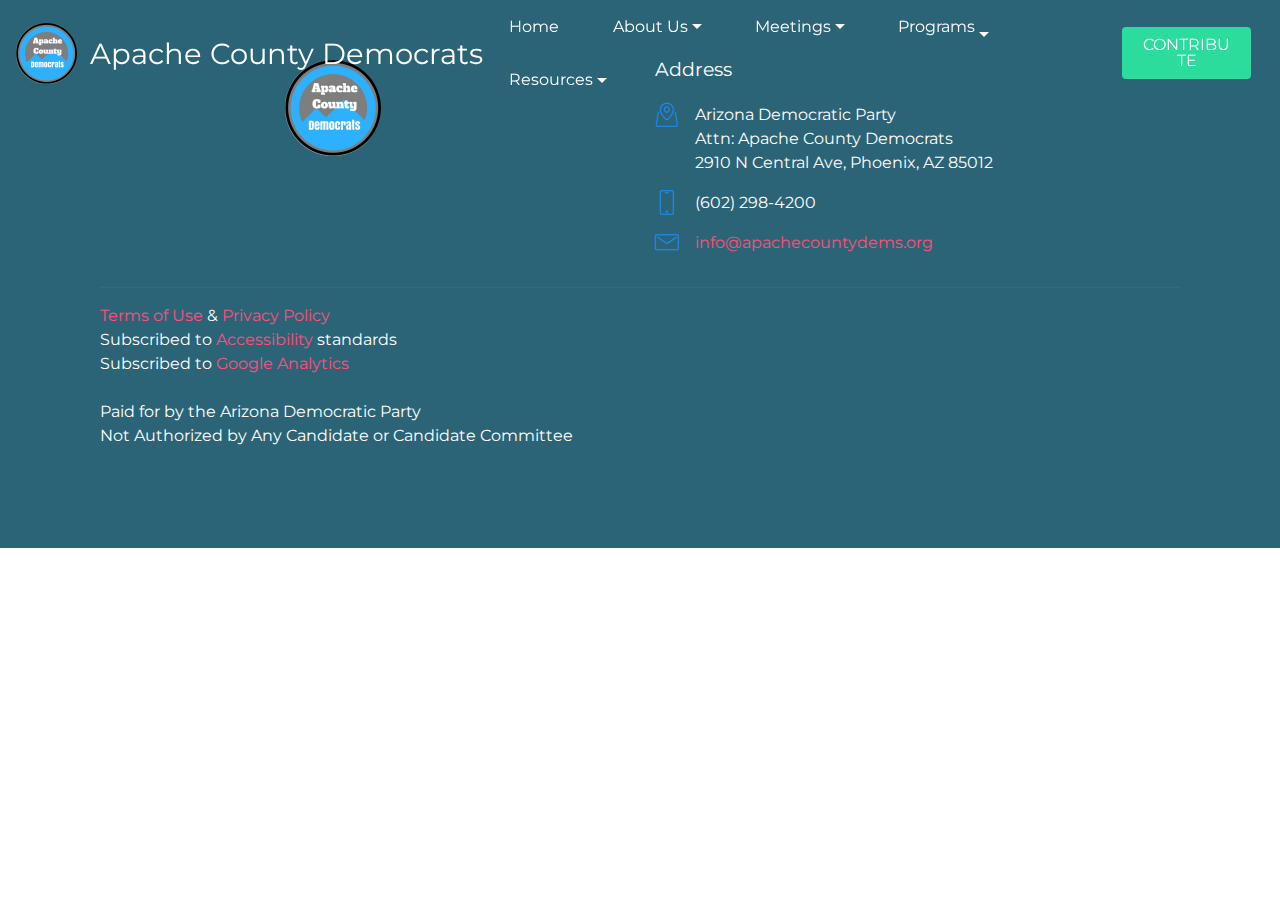
<file: page11.html>
<!DOCTYPE html>
<html >
<head>
  <!-- Site made with Mobirise Website Builder v4.6.6, https://mobirise.com -->
  <meta charset="UTF-8">
  <meta http-equiv="X-UA-Compatible" content="IE=edge">
  <meta name="generator" content="Mobirise v4.6.6, mobirise.com">
  <meta name="viewport" content="width=device-width, initial-scale=1, minimum-scale=1">
  <link rel="shortcut icon" href="assets/images/cutmypic-10-122x122.png" type="image/x-icon">
  <meta name="description" content="">
  <title>Calendar</title>
  <link rel="stylesheet" href="assets/web/assets/mobirise-icons/mobirise-icons.css">
  <link rel="stylesheet" href="assets/tether/tether.min.css">
  <link rel="stylesheet" href="assets/bootstrap/css/bootstrap.min.css">
  <link rel="stylesheet" href="assets/bootstrap/css/bootstrap-grid.min.css">
  <link rel="stylesheet" href="assets/bootstrap/css/bootstrap-reboot.min.css">
  <link rel="stylesheet" href="assets/soundcloud-plugin/style.css">
  <link rel="stylesheet" href="assets/socicon/css/styles.css">
  <link rel="stylesheet" href="assets/dropdown/css/style.css">
  <link rel="stylesheet" href="assets/theme/css/style.css">
  <link rel="stylesheet" href="assets/mobirise/css/mbr-additional.css" type="text/css">
  
  
  
</head>
<body>
  <section class="menu cid-qNhkv00cXg" once="menu" id="menu2-2p">

    
    

    <nav class="navbar navbar-dropdown navbar-fixed-top navbar-expand-lg">
        <div class="navbar-brand">
            <span class="navbar-logo">
                <a href="index.html">
                    <img src="assets/images/cutmypic-10-122x122.png" alt="Mobirise" title="" style="height: 3.8rem;">
                </a>
            </span>
            <span class="navbar-caption-wrap"><a class="navbar-caption text-white display-2" href="index.html">
                    Apache County Democrats</a></span>
        </div>
        <button class="navbar-toggler" type="button" data-toggle="collapse" data-target="#navbarSupportedContent" aria-controls="navbarNavAltMarkup" aria-expanded="false" aria-label="Toggle navigation">
            <div class="hamburger">
                <span></span>
                <span></span>
                <span></span>
                <span></span>
            </div>
        </button>
      <div class="collapse navbar-collapse" id="navbarSupportedContent">
            <ul class="navbar-nav nav-dropdown" data-app-modern-menu="true"><li class="nav-item">
                    <a class="nav-link link text-white display-4" href="index.html">
                        Home
                    </a>
                </li>
                <li class="nav-item dropdown open">
                    <a class="nav-link link dropdown-toggle text-white display-4" href="https://mobirise.com" data-toggle="dropdown-submenu" aria-expanded="true">
                        About Us
                    </a><div class="dropdown-menu"><a class="dropdown-item text-white display-4" href="page2.html" aria-expanded="false">Mission</a><a class="dropdown-item text-white display-4" href="page3.html">Apache County Bylaws</a><a class="dropdown-item text-white display-4" href="page4.html" aria-expanded="false">Apache County Executive Board</a><a class="dropdown-item text-white display-4" href="http://www.azdem.org/adopted-resolutions-platform" aria-expanded="false" target="_blank">Arizona Democrats Platform</a><a class="text-white dropdown-item display-4" href="page6.html" aria-expanded="false">Staff</a></div>
                </li><li class="nav-item dropdown"><a class="nav-link link dropdown-toggle text-white display-4" href="https://mobirise.com" data-toggle="dropdown-submenu" aria-expanded="false">
                        Meetings</a><div class="dropdown-menu"><a class="dropdown-item text-white display-4" href="page8.html" aria-expanded="false">County Committee Meetings</a><a class="dropdown-item text-white display-4" href="http://www.azdem.org/state-committee" target="_blank">Statecommittee Meetings</a><a class="text-white dropdown-item display-4" href="page8.html" aria-expanded="false">Registered Democratic Clubs</a><a class="text-white dropdown-item display-4" href="page11.html" aria-expanded="true">ADP Calendar</a></div></li><li class="nav-item dropdown">
                    <a class="nav-link link dropdown-toggle text-white display-4" href="https://mobirise.com" data-toggle="dropdown-submenu" aria-expanded="false">
                        Programs<br><br></a><div class="dropdown-menu"><a class="dropdown-item text-white display-4" href="https://sites.google.com/azdem.org/academy/home" target="_blank">ADP Academy</a><a class="dropdown-item text-white display-4" href="page8.html" aria-expanded="false">Precinct Committee</a><a class="dropdown-item text-white display-4" href="http://www.azdem.org/DemsForYou" aria-expanded="false" target="_blank">DemCares - Community Volunteers<br></a><a class="text-white dropdown-item display-4" href="page7.html" aria-expanded="false">Copper State Leadership Council</a></div>
                </li><li class="nav-item dropdown"><a class="nav-link link text-white dropdown-toggle display-4" href="http://www.azdem.org/candidates-elected-officials-0" aria-expanded="false" target="_blank" data-toggle="dropdown-submenu">Resources</a><div class="dropdown-menu"><a class="text-white dropdown-item display-4" href="http://www.azdem.org/candidates-elected-officials-0" aria-expanded="false" target="_blank">Candidates &amp; Elected Officials</a><a class="text-white dropdown-item display-4" href="https://servicearizona.com/voterRegistration?popularclick" aria-expanded="false" target="_blank">Register to Vote</a></div></li></ul>
            
            <div class="navbar-buttons mbr-section-btn"><a class="btn btn-sm btn-secondary display-4" href="https://mobirise.com">
                    CONTRIBUTE</a></div>
      </div>
    </nav>
</section>

<section class="footer1 cid-qNhJjXFU63" id="footer1-2q">

    

    

    <div class="container">
        <div class="media-container-row content text-white">
            <div class="col-12 col-lg-4 col-md-6">
                <div class="media-wrap">
                    <a href="index.html">
                        <img src="assets/images/cutmypic-10-192x192.png" alt="Mobirise" title="">
                    </a>
                </div>
                <p class="mbr-fonts-style mbr-black logo-subtitle display-7"></p>
            </div>
            <div class="col-12 col-lg-3 mbr-fonts-style mbr-black col-lg-4 col-md-6">
                <h5 class="pb-3 column-title display-5">
                    Address
                </h5>
                <div class="contact-list display-7">
                    
                    
                <div class="list-item">
                        <span class="mbr-iconfont mbri-map-pin"></span>
                        <p>Arizona Democratic Party<br>Attn: Apache County Democrats<br>2910 N Central Ave, Phoenix, AZ 85012</p>
                    </div><div class="list-item">
                        <span class="mbr-iconfont mbri-mobile"></span>
                        <p>(602) 298-4200<br></p>
                    </div><div class="list-item">
                        <span class="mbr-iconfont mbri-letter"></span>
                        <p><a href="page1.html">info@apachecountydems.org</a><br></p>
                    </div></div>
            </div>
            
            
        </div>

        <div class="footer-lower">
            <div class="media-container-row">
                <div class="col-sm-12">
                    <hr>
                </div>
            </div>
            <div class="media-container-row mbr-black">
                <div class="col-sm-6 copyright">
                    <p class="mbr-fonts-style display-7"><a href="page12.html">Terms of Use</a> &amp; <a href="page5.html">Privacy Policy</a><br>Subscribed to&nbsp;<a href="page10.html">Accessibility</a>&nbsp;standards<br>Subscribed to <a href="https://www.google.com/analytics/analytics/#?modal_active=none" target="_blank">Google Analytics</a><a href="page5.html"><br></a><br>Paid for by the Arizona Democratic Party
<br>Not Authorized by Any Candidate or Candidate Committee
<br><br>
                    </p>
                </div>
                <div class="col-md-6">
                    
                </div>
            </div>
        </div>
    </div>
</section>


  <script src="assets/web/assets/jquery/jquery.min.js"></script>
  <script src="assets/popper/popper.min.js"></script>
  <script src="assets/tether/tether.min.js"></script>
  <script src="assets/bootstrap/js/bootstrap.min.js"></script>
  <script src="assets/touch-swipe/jquery.touch-swipe.min.js"></script>
  <script src="assets/dropdown/js/script.min.js"></script>
  <script src="assets/smoothscroll/smooth-scroll.js"></script>
  <script src="assets/theme/js/script.js"></script>
  
  
</body>
</html>
</file>
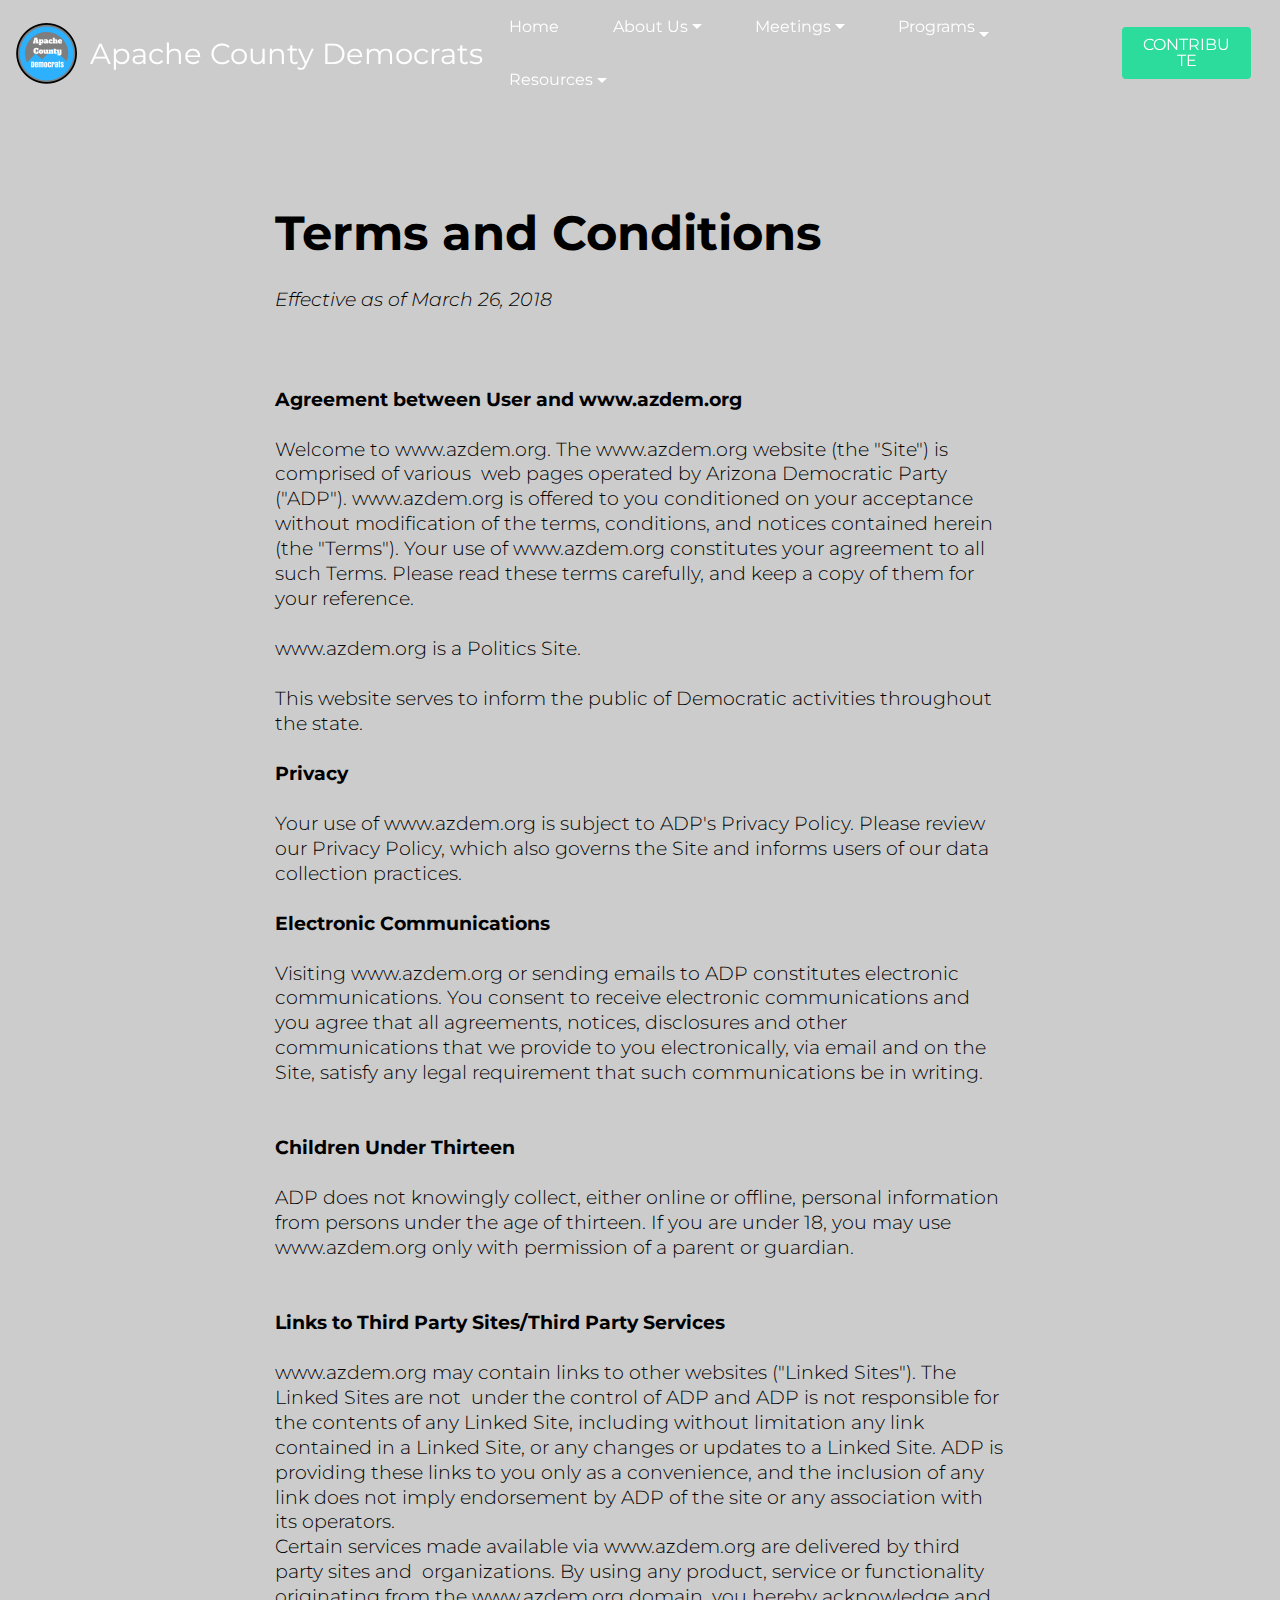
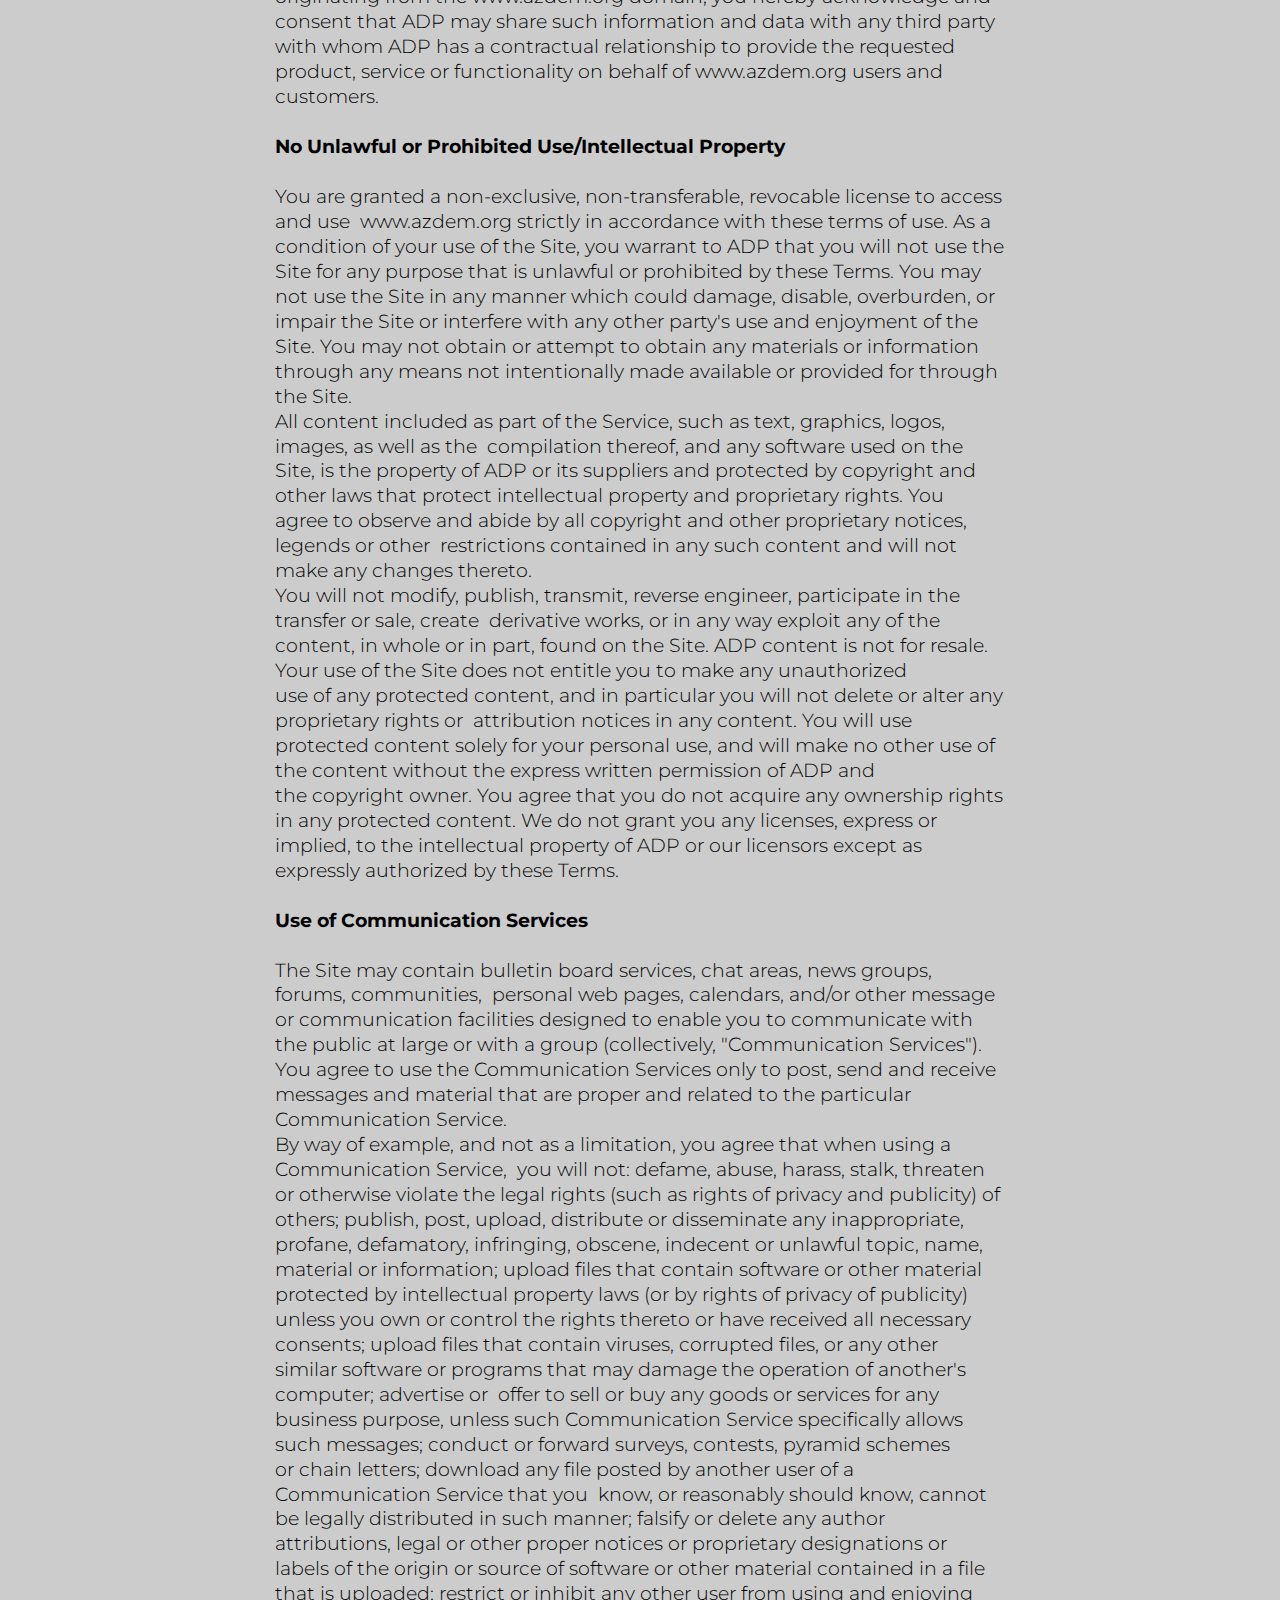
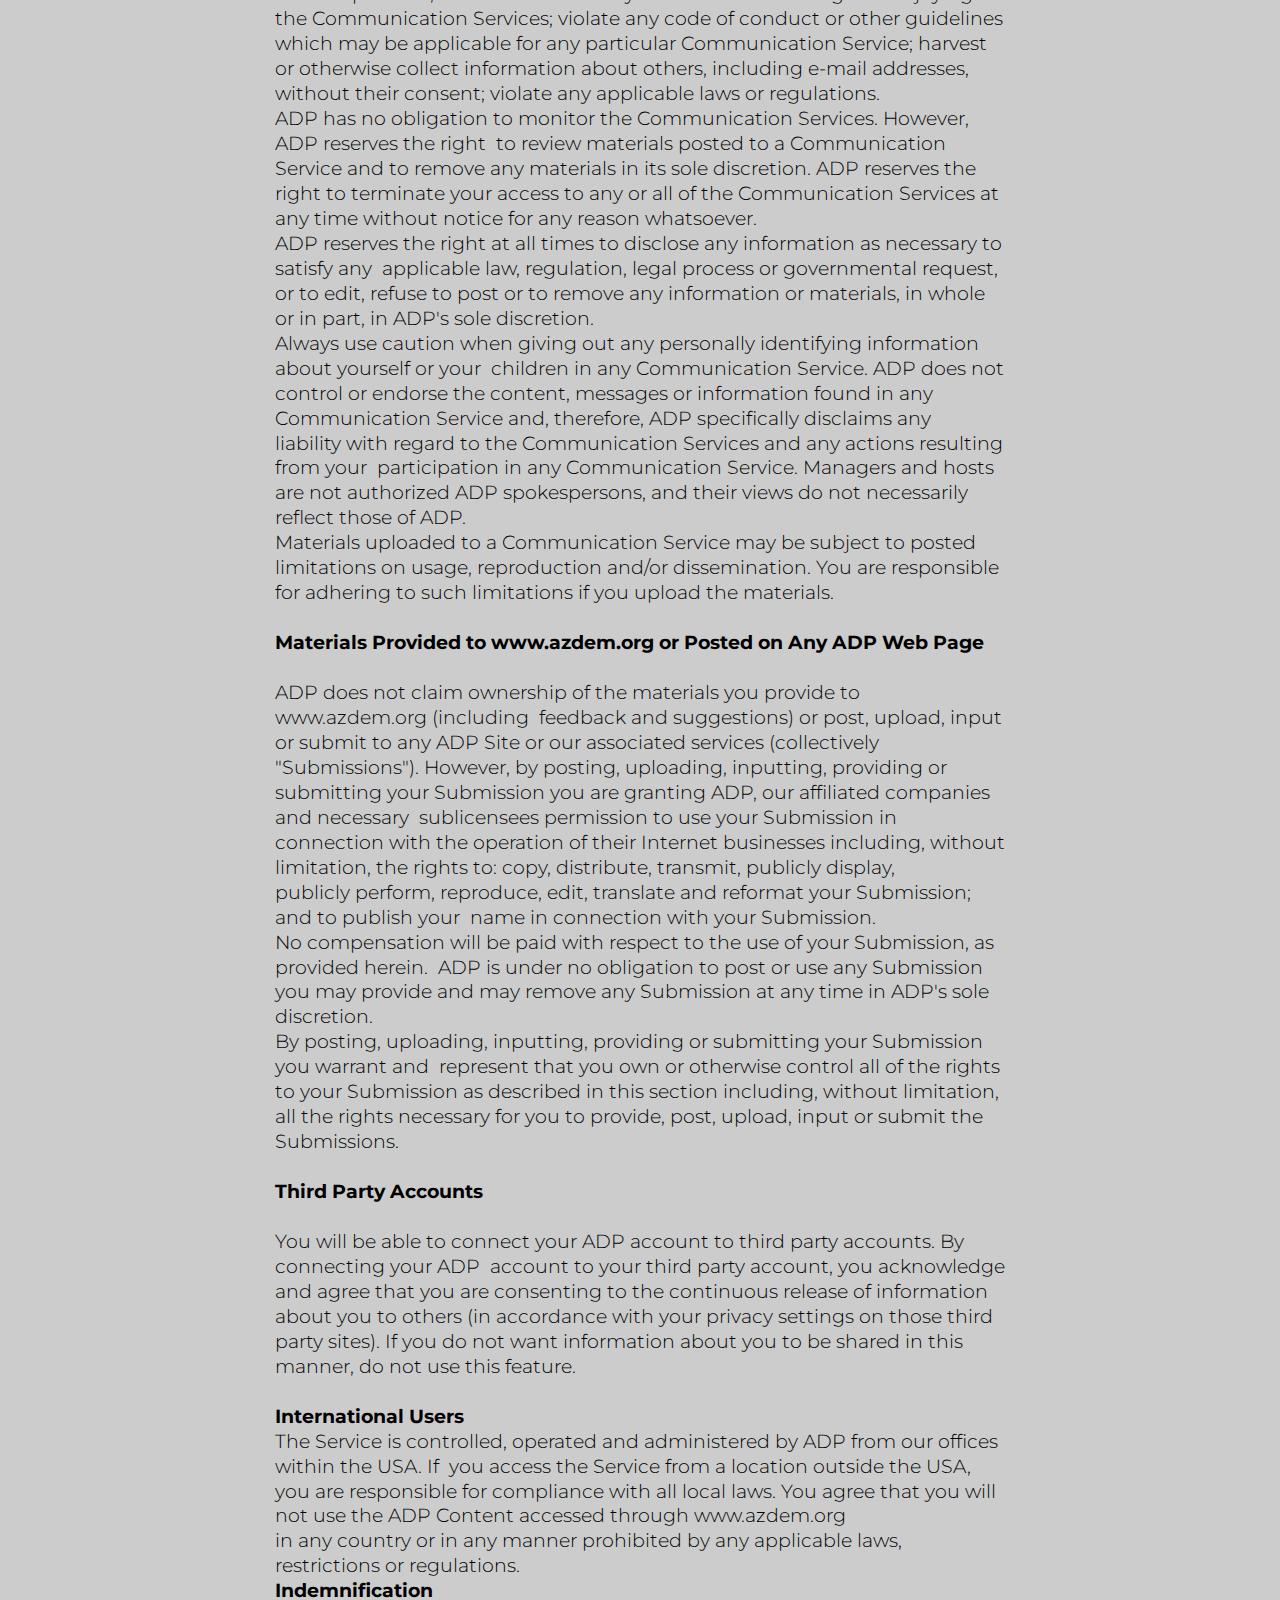
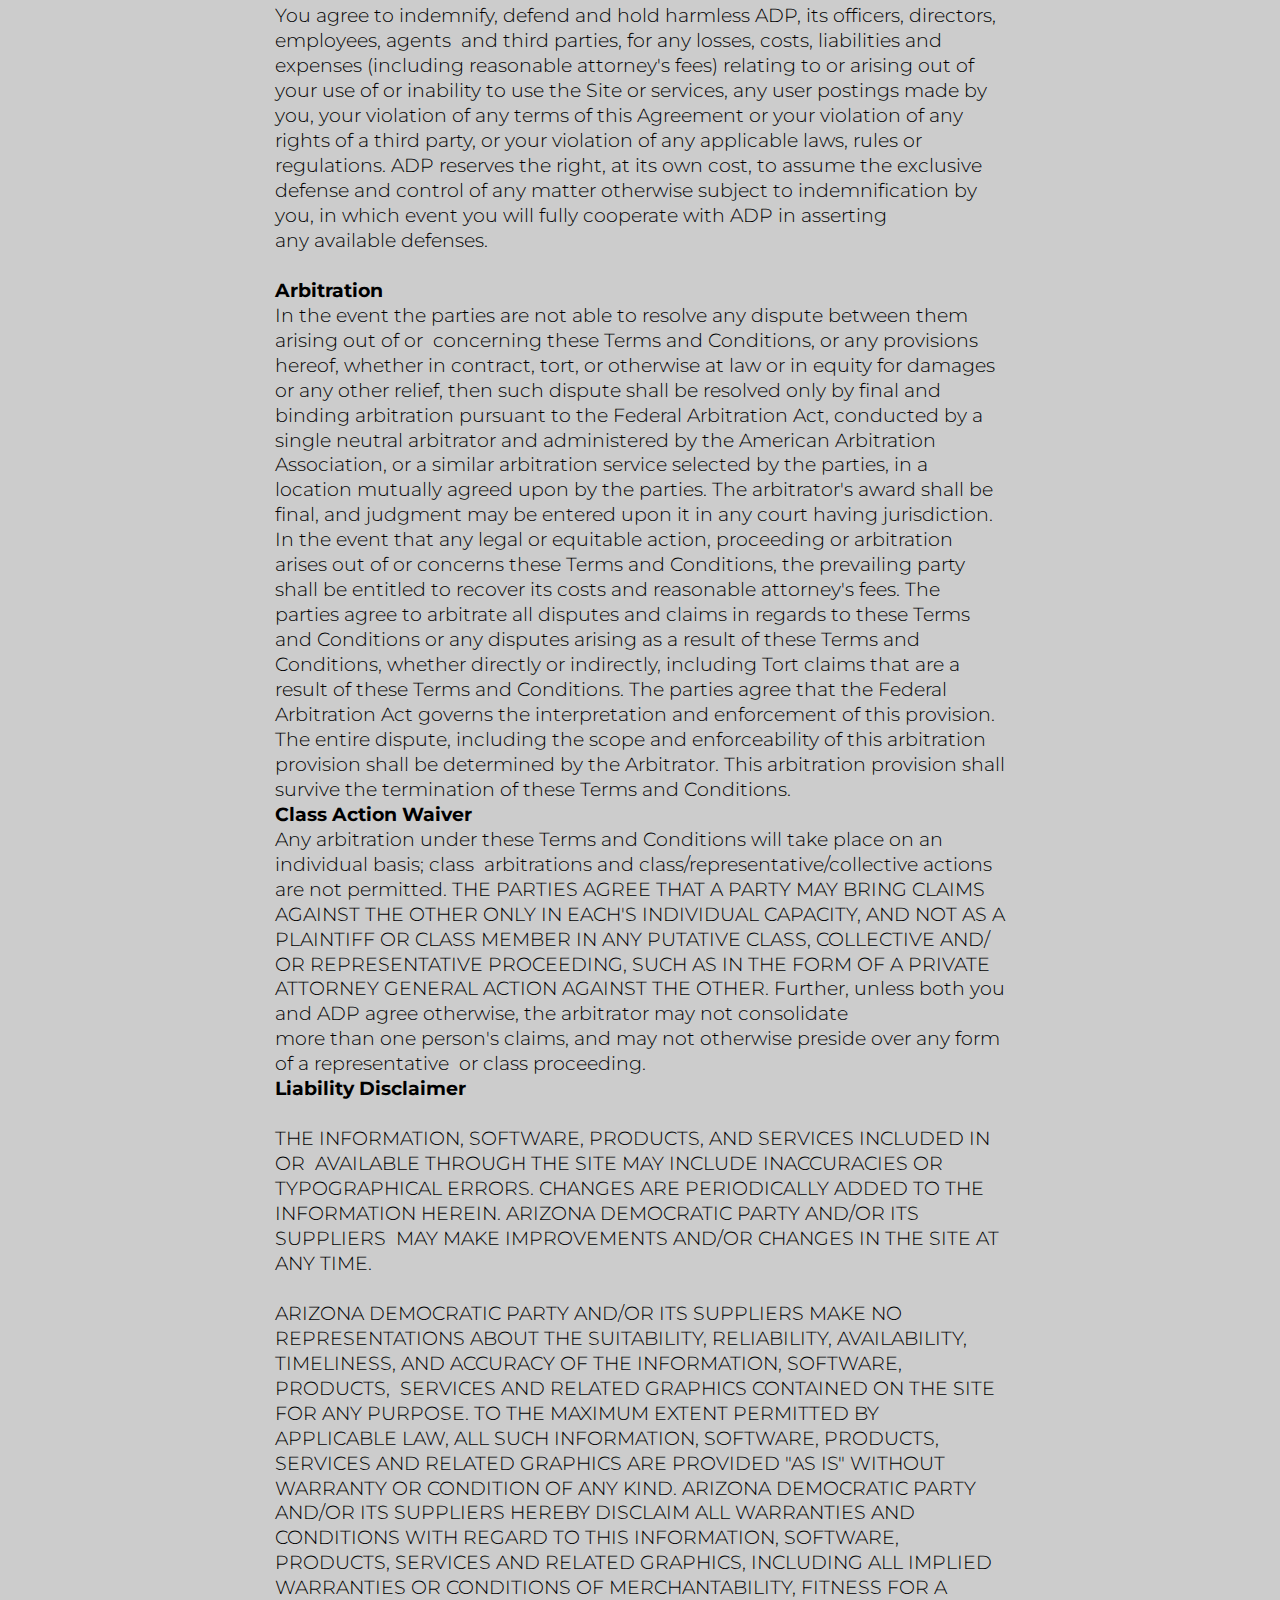
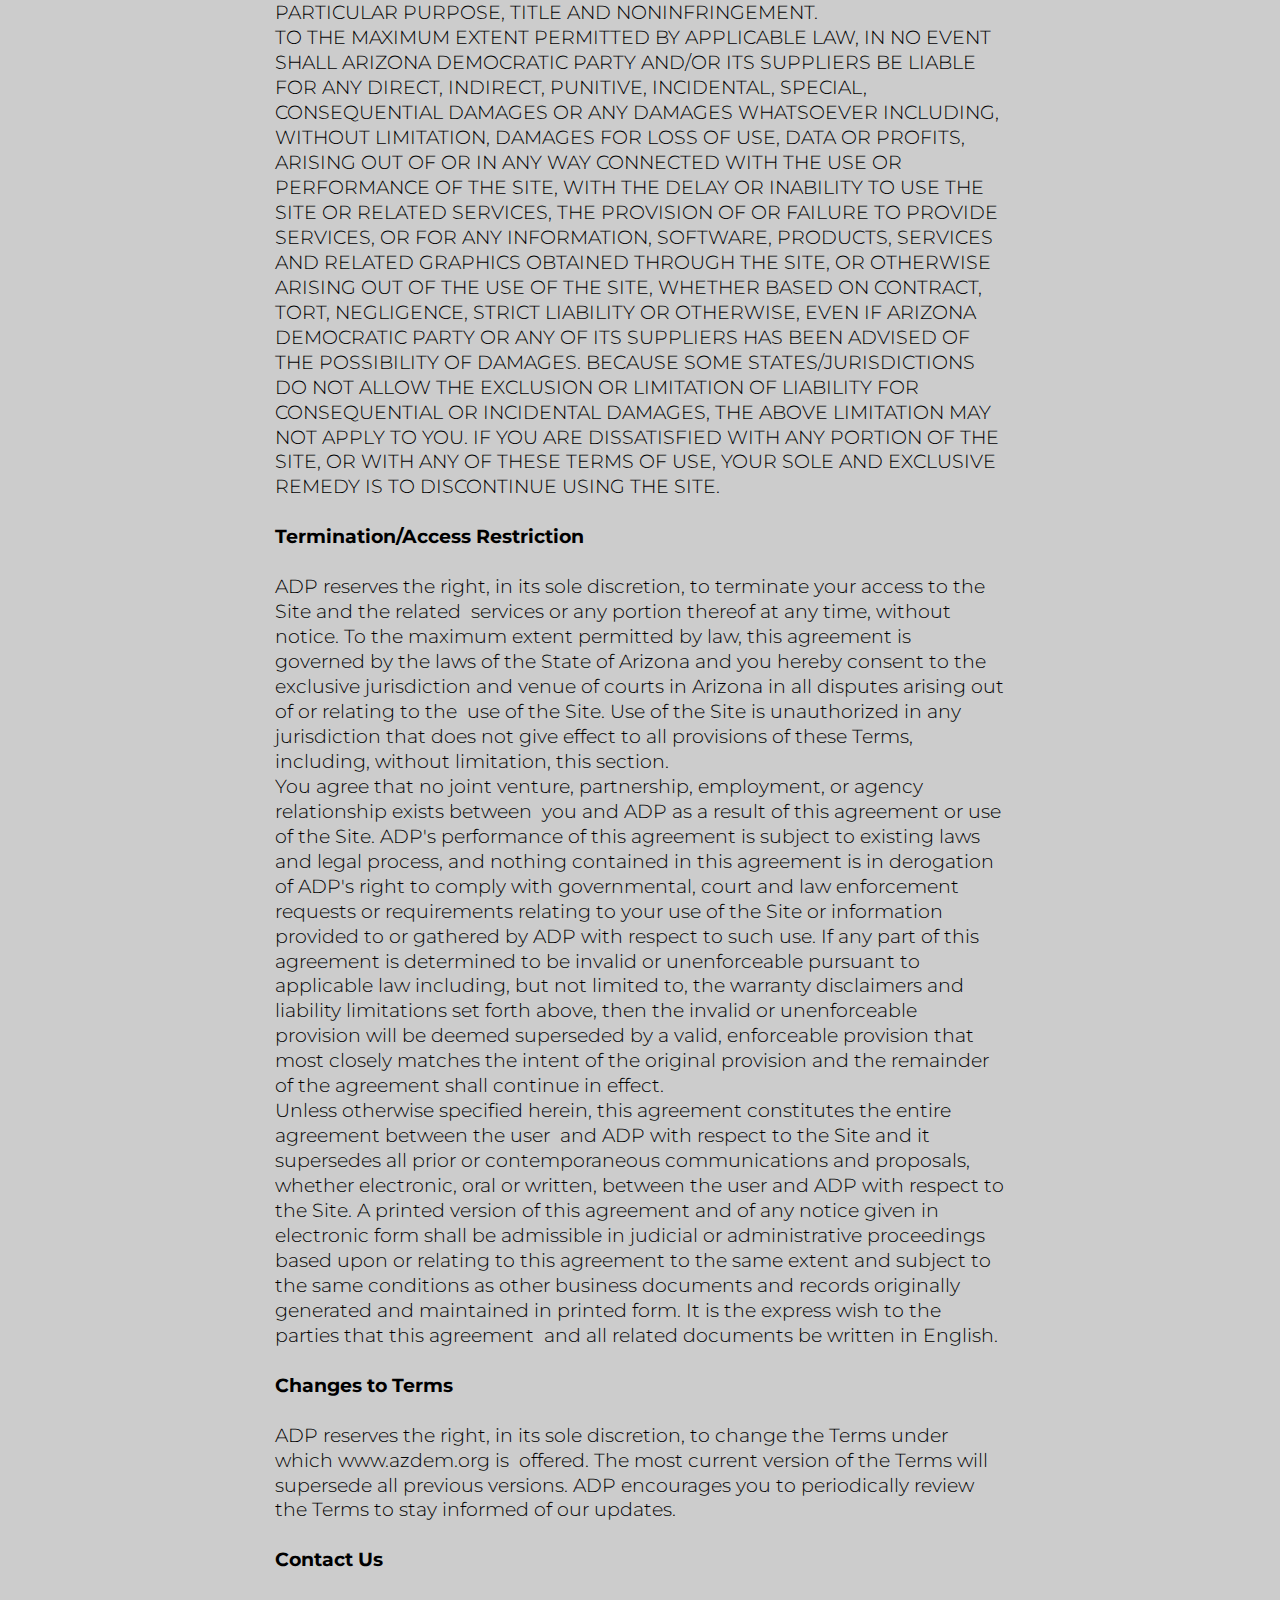
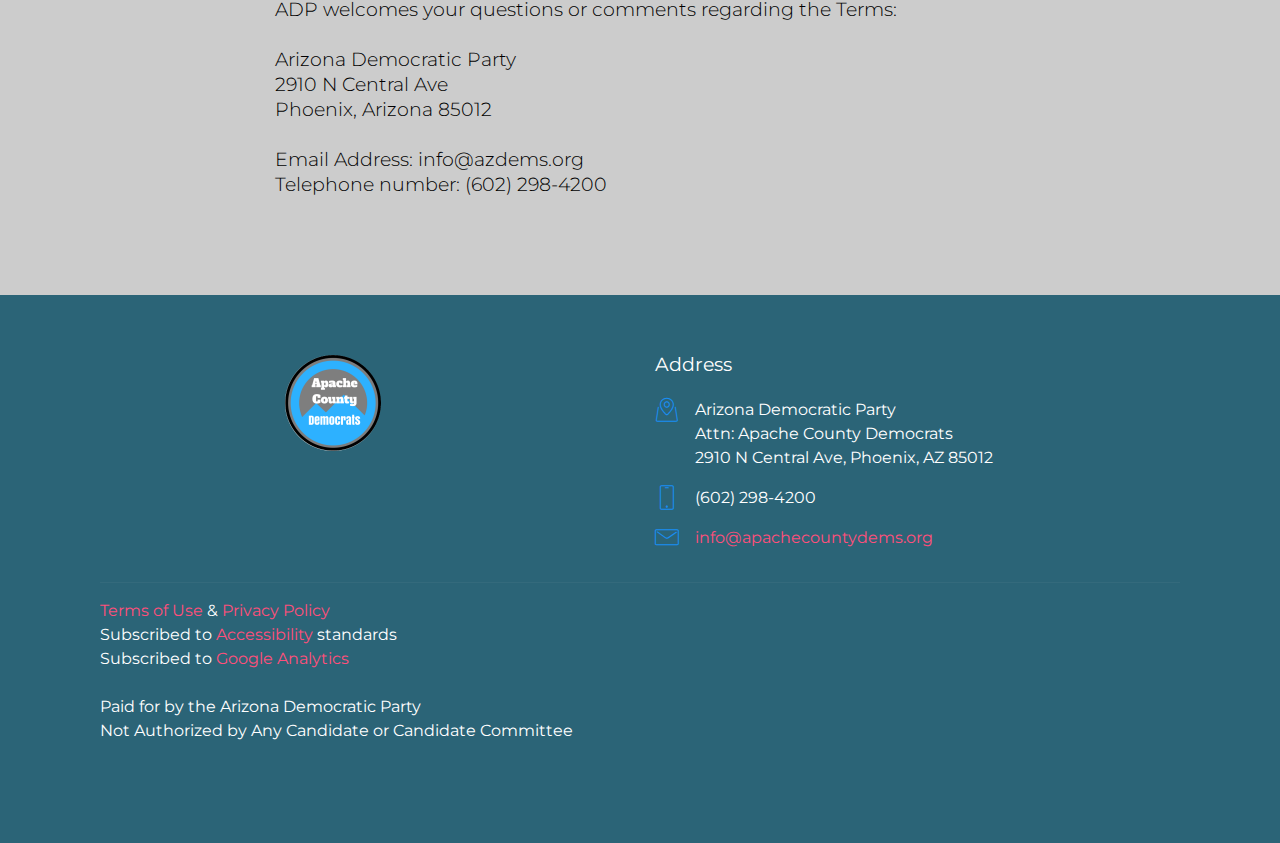
<file: page12.html>
<!DOCTYPE html>
<html >
<head>
  <!-- Site made with Mobirise Website Builder v4.6.6, https://mobirise.com -->
  <meta charset="UTF-8">
  <meta http-equiv="X-UA-Compatible" content="IE=edge">
  <meta name="generator" content="Mobirise v4.6.6, mobirise.com">
  <meta name="viewport" content="width=device-width, initial-scale=1, minimum-scale=1">
  <link rel="shortcut icon" href="assets/images/cutmypic-10-122x122.png" type="image/x-icon">
  <meta name="description" content="">
  <title>Terms of Use</title>
  <link rel="stylesheet" href="assets/web/assets/mobirise-icons/mobirise-icons.css">
  <link rel="stylesheet" href="assets/tether/tether.min.css">
  <link rel="stylesheet" href="assets/bootstrap/css/bootstrap.min.css">
  <link rel="stylesheet" href="assets/bootstrap/css/bootstrap-grid.min.css">
  <link rel="stylesheet" href="assets/bootstrap/css/bootstrap-reboot.min.css">
  <link rel="stylesheet" href="assets/soundcloud-plugin/style.css">
  <link rel="stylesheet" href="assets/socicon/css/styles.css">
  <link rel="stylesheet" href="assets/dropdown/css/style.css">
  <link rel="stylesheet" href="assets/theme/css/style.css">
  <link rel="stylesheet" href="assets/mobirise/css/mbr-additional.css" type="text/css">
  
  
  
</head>
<body>
  <section class="menu cid-qNpSy4OoSO" once="menu" id="menu2-2s">

    
    

    <nav class="navbar navbar-dropdown navbar-fixed-top navbar-expand-lg">
        <div class="navbar-brand">
            <span class="navbar-logo">
                <a href="index.html">
                    <img src="assets/images/cutmypic-10-122x122.png" alt="Mobirise" title="" style="height: 3.8rem;">
                </a>
            </span>
            <span class="navbar-caption-wrap"><a class="navbar-caption text-white display-2" href="index.html">
                    Apache County Democrats</a></span>
        </div>
        <button class="navbar-toggler" type="button" data-toggle="collapse" data-target="#navbarSupportedContent" aria-controls="navbarNavAltMarkup" aria-expanded="false" aria-label="Toggle navigation">
            <div class="hamburger">
                <span></span>
                <span></span>
                <span></span>
                <span></span>
            </div>
        </button>
      <div class="collapse navbar-collapse" id="navbarSupportedContent">
            <ul class="navbar-nav nav-dropdown" data-app-modern-menu="true"><li class="nav-item">
                    <a class="nav-link link text-white display-4" href="index.html">
                        Home
                    </a>
                </li>
                <li class="nav-item dropdown open">
                    <a class="nav-link link dropdown-toggle text-white display-4" href="https://mobirise.com" data-toggle="dropdown-submenu" aria-expanded="true">
                        About Us
                    </a><div class="dropdown-menu"><a class="dropdown-item text-white display-4" href="page2.html" aria-expanded="false">Mission</a><a class="dropdown-item text-white display-4" href="page3.html">Apache County Bylaws</a><a class="dropdown-item text-white display-4" href="page4.html" aria-expanded="false">Apache County Executive Board</a><a class="dropdown-item text-white display-4" href="http://www.azdem.org/adopted-resolutions-platform" aria-expanded="false" target="_blank">Arizona Democrats Platform</a><a class="text-white dropdown-item display-4" href="page6.html" aria-expanded="false">Staff</a></div>
                </li><li class="nav-item dropdown"><a class="nav-link link dropdown-toggle text-white display-4" href="https://mobirise.com" data-toggle="dropdown-submenu" aria-expanded="false">
                        Meetings</a><div class="dropdown-menu"><a class="dropdown-item text-white display-4" href="page8.html" aria-expanded="false">County Committee Meetings</a><a class="dropdown-item text-white display-4" href="http://www.azdem.org/state-committee" target="_blank">Statecommittee Meetings</a><a class="text-white dropdown-item display-4" href="page8.html" aria-expanded="false">Registered Democratic Clubs</a><a class="text-white dropdown-item display-4" href="page11.html" aria-expanded="true">ADP Calendar</a></div></li><li class="nav-item dropdown">
                    <a class="nav-link link dropdown-toggle text-white display-4" href="https://mobirise.com" data-toggle="dropdown-submenu" aria-expanded="false">
                        Programs<br><br></a><div class="dropdown-menu"><a class="dropdown-item text-white display-4" href="https://sites.google.com/azdem.org/academy/home" target="_blank">ADP Academy</a><a class="dropdown-item text-white display-4" href="page8.html" aria-expanded="false">Precinct Committee</a><a class="dropdown-item text-white display-4" href="http://www.azdem.org/DemsForYou" aria-expanded="false" target="_blank">DemCares - Community Volunteers<br></a><a class="text-white dropdown-item display-4" href="page7.html" aria-expanded="false">Copper State Leadership Council</a></div>
                </li><li class="nav-item dropdown"><a class="nav-link link text-white dropdown-toggle display-4" href="http://www.azdem.org/candidates-elected-officials-0" aria-expanded="false" target="_blank" data-toggle="dropdown-submenu">Resources</a><div class="dropdown-menu"><a class="text-white dropdown-item display-4" href="http://www.azdem.org/candidates-elected-officials-0" aria-expanded="false" target="_blank">Candidates &amp; Elected Officials</a><a class="text-white dropdown-item display-4" href="https://servicearizona.com/voterRegistration?popularclick" aria-expanded="false" target="_blank">Register to Vote</a></div></li></ul>
            
            <div class="navbar-buttons mbr-section-btn"><a class="btn btn-sm btn-secondary display-4" href="https://mobirise.com">
                    CONTRIBUTE</a></div>
      </div>
    </nav>
</section>

<section class="content7 cid-qNpSy4a3su" id="content7-2r">

    

    
    <div class="container">
        <div class="row justify-content-center">
            <div class="col-12 col-lg-8 col-md-10 align-left">
                <h2 class="mbr-section-title align-left mbr-fonts-style pb-3 mbr-light display-1"><font color="#000000"><strong><br></strong></font><br><font color="#000000"><strong>Terms and Conditions</strong></font><br><font color="#000000"><strong>
</strong></font></h2>
                <h3 class="mbr-section-subtitle align-left mbr-fonts-style mbr-light  display-5"><font color="#000000"><em>Effective as of March 26, 2018 
<br></em></font><br><font color="#000000"><strong><br></strong></font><br><font color="#000000"><strong>Agreement between User and www.azdem.org<br></strong></font><br><div><font color="#000000">Welcome to www.azdem.org. The www.azdem.org website (the "Site") is comprised of various
&nbsp;</font><span style="color: rgb(0, 0, 0);">web pages operated by Arizona Democratic Party ("ADP"). www.azdem.org is offered to you&nbsp;</span><span style="color: rgb(0, 0, 0);">conditioned on your acceptance without modification of the terms, conditions, and notices&nbsp;</span><span style="color: rgb(0, 0, 0);">contained herein (the "Terms"). Your use of www.azdem.org constitutes your agreement to all&nbsp;</span></div><div><font color="#000000">such Terms. Please read these terms carefully, and keep a copy of them for your reference.
</font></div><div><br></div><div><span style="color: rgb(0, 0, 0);">www.azdem.org is a Politics Site.&nbsp;</span></div><br><div><font color="#000000">This website serves to inform the public of Democratic activities throughout the state.
</font></div><div><font color="#000000"><strong>
</strong></font></div><div><br></div><div><font color="#000000"><strong>Privacy
</strong></font></div><div><font color="#000000"><br></font></div><div><font color="#000000">Your use of www.azdem.org is subject to ADP's Privacy Policy. Please review our Privacy&nbsp;</font><span style="color: rgb(0, 0, 0);">Policy, which also governs the Site and informs users of our data collection practices.</span></div><br><div><font color="#000000"><strong>Electronic Communications
</strong></font></div><div><font color="#000000"><br></font></div><div><font color="#000000">Visiting www.azdem.org or sending emails to ADP constitutes electronic communications. You&nbsp;</font><span style="color: rgb(0, 0, 0);">consent to receive electronic communications and you agree that all agreements, notices,&nbsp;</span><span style="color: rgb(0, 0, 0);">disclosures and other communications that we provide to you electronically, via email and on the</span></div><div><font color="#000000">Site, satisfy any legal requirement that such communications be in writing.</font></div><br><div><font color="#000000"><br></font></div><div><font color="#000000"><strong>Children Under Thirteen
</strong></font></div><div><br></div><div><font color="#000000">ADP does not knowingly collect, either online or offline, personal information from persons under&nbsp;</font><span style="color: rgb(0, 0, 0);">the age of thirteen. If you are under 18, you may use www.azdem.org only with permission of a&nbsp;</span><span style="color: rgb(0, 0, 0);">parent or guardian.</span></div><div><font color="#000000"><strong>
</strong></font></div><div><font color="#000000"><strong><br></strong></font></div><br><div><font color="#000000"><strong>Links to Third Party Sites/Third Party Services
</strong></font></div><div><font color="#000000"><br></font></div><div><font color="#000000">www.azdem.org may contain links to other websites ("Linked Sites"). The Linked Sites are not
&nbsp;</font><span style="color: rgb(0, 0, 0);">under the control of ADP and ADP is not responsible for the contents of any Linked Site,&nbsp;</span><span style="color: rgb(0, 0, 0);">including without limitation any link contained in a Linked Site, or any changes or updates to a&nbsp;</span><span style="color: rgb(0, 0, 0);">Linked Site. ADP is providing these links to you only as a convenience, and the inclusion of any&nbsp;</span></div><div><font color="#000000">link does not imply endorsement by ADP of the site or any association with its operators.
</font></div><div><font color="#000000">
</font></div><div><font color="#000000">Certain services made available via www.azdem.org are delivered by third party sites and
&nbsp;</font><span style="color: rgb(0, 0, 0);">organizations. By using any product, service or functionality originating from the www.azdem.org&nbsp;</span><span style="color: rgb(0, 0, 0);">domain, you hereby acknowledge and consent that ADP may share such information and data with&nbsp;</span><span style="color: rgb(0, 0, 0);">any third party with whom ADP has a contractual relationship to provide the requested product,&nbsp;</span><span style="color: rgb(0, 0, 0);">service or functionality on behalf of www.azdem.org users and customers.</span></div><br><div><font color="#000000"><strong>No Unlawful or Prohibited Use/Intellectual Property &nbsp;</strong></font></div><br><div><font color="#000000">You are granted a non-exclusive, non-transferable, revocable license to access and use
&nbsp;</font><span style="color: rgb(0, 0, 0);">www.azdem.org strictly in accordance with these terms of use. As a condition of your use of the Site, you warrant to ADP that you will not use the Site for any purpose that is unlawful or&nbsp;</span><span style="color: rgb(0, 0, 0);">prohibited by these Terms. You may not use the Site in any manner which could damage, disable,&nbsp;</span><span style="color: rgb(0, 0, 0);">overburden, or impair the Site or interfere with any other party's use and enjoyment of the Site.&nbsp;</span><span style="color: rgb(0, 0, 0);">You may not obtain or attempt to obtain any materials or information through any means not&nbsp;</span><span style="color: rgb(0, 0, 0);">intentionally made available or provided for through the Site.&nbsp;</span></div><div><font color="#000000">
</font></div><div><font color="#000000">All content included as part of the Service, such as text, graphics, logos, images, as well as the
&nbsp;</font><span style="color: rgb(0, 0, 0);">compilation thereof, and any software used on the Site, is the property of ADP or its suppliers and&nbsp;</span><span style="color: rgb(0, 0, 0);">protected by copyright and other laws that protect intellectual property and proprietary rights. You&nbsp;</span></div><div><font color="#000000">agree to observe and abide by all copyright and other proprietary notices, legends or other
&nbsp;</font><span style="color: rgb(0, 0, 0);">restrictions contained in any such content and will not make any changes thereto.&nbsp;</span></div><div><font color="#000000">
</font></div><div><font color="#000000">You will not modify, publish, transmit, reverse engineer, participate in the transfer or sale, create
&nbsp;</font><span style="color: rgb(0, 0, 0);">derivative works, or in any way exploit any of the content, in whole or in part, found on the Site.&nbsp;</span><span style="color: rgb(0, 0, 0);">ADP content is not for resale. Your use of the Site does not entitle you to make any unauthorized&nbsp;</span></div><div><font color="#000000">use of any protected content, and in particular you will not delete or alter any proprietary rights or
&nbsp;</font><span style="color: rgb(0, 0, 0);">attribution notices in any content. You will use protected content solely for your personal use, and&nbsp;</span><span style="color: rgb(0, 0, 0);">will make no other use of the content without the express written permission of ADP and the&nbsp;</span><span style="color: rgb(0, 0, 0);">copyright owner. You agree that you do not acquire any ownership rights in any protected content.&nbsp;</span><span style="color: rgb(0, 0, 0);">We do not grant you any licenses, express or implied, to the intellectual property of ADP or our&nbsp;</span><span style="color: rgb(0, 0, 0);">licensors except as expressly authorized by these Terms. &nbsp;</span></div><br><div><font color="#000000"><strong>Use of Communication Services
</strong></font></div><br><div><font color="#000000">The Site may contain bulletin board services, chat areas, news groups, forums, communities,
&nbsp;</font><span style="color: rgb(0, 0, 0);">personal web pages, calendars, and/or other message or communication facilities designed to&nbsp;</span><span style="color: rgb(0, 0, 0);">enable you to communicate with the public at large or with a group (collectively, "Communication&nbsp;</span><span style="color: rgb(0, 0, 0);">Services"). You agree to use the Communication Services only to post, send and receive messages&nbsp;</span><span style="color: rgb(0, 0, 0);">and material that are proper and related to the particular Communication Service.&nbsp;</span></div><div><font color="#000000"><strong>
</strong></font></div><div><font color="#000000">By way of example, and not as a limitation, you agree that when using a Communication Service,
&nbsp;</font><span style="color: rgb(0, 0, 0);">you will not: defame, abuse, harass, stalk, threaten or otherwise violate the legal rights (such as&nbsp;</span><span style="color: rgb(0, 0, 0);">rights of privacy and publicity) of others; publish, post, upload, distribute or disseminate any&nbsp;</span><span style="color: rgb(0, 0, 0);">inappropriate, profane, defamatory, infringing, obscene, indecent or unlawful topic, name, material&nbsp;</span><span style="color: rgb(0, 0, 0);">or information; upload files that contain software or other material protected by intellectual&nbsp;</span><span style="color: rgb(0, 0, 0);">property laws (or by rights of privacy of publicity) unless you own or control the rights thereto or&nbsp;</span><span style="color: rgb(0, 0, 0);">have received all necessary consents; upload files that contain viruses, corrupted files, or any other&nbsp;</span></div><div><font color="#000000">similar software or programs that may damage the operation of another's computer; advertise or
&nbsp;</font><span style="color: rgb(0, 0, 0);">offer to sell or buy any goods or services for any business purpose, unless such Communication&nbsp;</span><span style="color: rgb(0, 0, 0);">Service specifically allows such messages; conduct or forward surveys, contests, pyramid schemes&nbsp;</span></div><div><font color="#000000">or chain letters; download any file posted by another user of a Communication Service that you
&nbsp;</font><span style="color: rgb(0, 0, 0);">know, or reasonably should know, cannot be legally distributed in such manner; falsify or delete&nbsp;</span><span style="color: rgb(0, 0, 0);">any author attributions, legal or other proper notices or proprietary designations or labels of the&nbsp;</span><span style="color: rgb(0, 0, 0);">origin or source of software or other material contained in a file that is uploaded; restrict or inhibit&nbsp;</span><span style="color: rgb(0, 0, 0);">any other user from using and enjoying the Communication Services; violate any code of conduct&nbsp;</span><span style="color: rgb(0, 0, 0);">or other guidelines which may be applicable for any particular Communication Service; harvest or otherwise collect information about others, including e-mail addresses, without their consent;&nbsp;</span><span style="color: rgb(0, 0, 0);">violate any applicable laws or regulations.&nbsp;</span></div><div><font color="#000000">
</font></div><div><font color="#000000">ADP has no obligation to monitor the Communication Services. However, ADP reserves the right
&nbsp;</font><span style="color: rgb(0, 0, 0);">to review materials posted to a Communication Service and to remove any materials in its sole&nbsp;</span><span style="color: rgb(0, 0, 0);">discretion. ADP reserves the right to terminate your access to any or all of the Communication&nbsp;</span><span style="color: rgb(0, 0, 0);">Services at any time without notice for any reason whatsoever.&nbsp;</span></div><div><font color="#000000">
</font></div><div><font color="#000000">ADP reserves the right at all times to disclose any information as necessary to satisfy any
&nbsp;</font><span style="color: rgb(0, 0, 0);">applicable law, regulation, legal process or governmental request, or to edit, refuse to post or to&nbsp;</span><span style="color: rgb(0, 0, 0);">remove any information or materials, in whole or in part, in ADP's sole discretion.&nbsp;</span></div><div><font color="#000000">
</font></div><div><font color="#000000">Always use caution when giving out any personally identifying information about yourself or your
&nbsp;</font><span style="color: rgb(0, 0, 0);">children in any Communication Service. ADP does not control or endorse the content, messages&nbsp;</span><span style="color: rgb(0, 0, 0);">or information found in any Communication Service and, therefore, ADP specifically disclaims any&nbsp;</span></div><div><font color="#000000">liability with regard to the Communication Services and any actions resulting from your
&nbsp;</font><span style="color: rgb(0, 0, 0);">participation in any Communication Service. Managers and hosts are not authorized ADP&nbsp;</span><span style="color: rgb(0, 0, 0);">spokespersons, and their views do not necessarily reflect those of ADP.&nbsp;</span></div><div><font color="#000000">
</font></div><div><font color="#000000">Materials uploaded to a Communication Service may be subject to posted limitations on usage, 
</font><span style="color: rgb(0, 0, 0);">reproduction and/or dissemination. You are responsible for adhering to such limitations if you&nbsp;</span><span style="color: rgb(0, 0, 0);">upload the materials.</span></div><br><div><font color="#000000"><strong>Materials Provided to www.azdem.org or Posted on Any ADP Web Page</strong></font></div><br><div><font color="#000000">ADP does not claim ownership of the materials you provide to www.azdem.org (including
&nbsp;</font><span style="color: rgb(0, 0, 0);">feedback and suggestions) or post, upload, input or submit to any ADP Site or our associated&nbsp;</span><span style="color: rgb(0, 0, 0);">services (collectively "Submissions"). However, by posting, uploading, inputting, providing or&nbsp;</span></div><div><font color="#000000">submitting your Submission you are granting ADP, our affiliated companies and necessary
&nbsp;</font><span style="color: rgb(0, 0, 0);">sublicensees permission to use your Submission in connection with the operation of their Internet&nbsp;</span><span style="color: rgb(0, 0, 0);">businesses including, without limitation, the rights to: copy, distribute, transmit, publicly display,&nbsp;</span></div><div><font color="#000000">publicly perform, reproduce, edit, translate and reformat your Submission; and to publish your
&nbsp;</font><span style="color: rgb(0, 0, 0);">name in connection with your Submission.&nbsp;</span></div><div><font color="#000000">
</font></div><div><font color="#000000">No compensation will be paid with respect to the use of your Submission, as provided herein.
&nbsp;</font><span style="color: rgb(0, 0, 0);">ADP is under no obligation to post or use any Submission you may provide and may remove any&nbsp;</span><span style="color: rgb(0, 0, 0);">Submission at any time in ADP's sole discretion.&nbsp;</span></div><div><font color="#000000">
</font></div><div><font color="#000000">By posting, uploading, inputting, providing or submitting your Submission you warrant and
&nbsp;</font><span style="color: rgb(0, 0, 0);">represent that you own or otherwise control all of the rights to your Submission as described in this&nbsp;</span><span style="color: rgb(0, 0, 0);">section including, without limitation, all the rights necessary for you to provide, post, upload, input&nbsp;</span><span style="color: rgb(0, 0, 0);">or submit the Submissions.</span><strong>&nbsp;</strong></div><br><div><font color="#000000"><strong>Third Party Accounts
</strong></font></div><br><div><font color="#000000">You will be able to connect your ADP account to third party accounts. By connecting your ADP
&nbsp;</font><span style="color: rgb(0, 0, 0);">account to your third party account, you acknowledge and agree that you are consenting to the continuous release of information about you to others (in accordance with your privacy settings on&nbsp;</span><span style="color: rgb(0, 0, 0);">those third party sites). If you do not want information about you to be shared in this manner, do&nbsp;</span><span style="color: rgb(0, 0, 0);">not use this feature. &nbsp;</span></div><br><div><font color="#000000"><strong>International Users
</strong></font></div><div><font color="#000000">The Service is controlled, operated and administered by ADP from our offices within the USA. If
&nbsp;</font><span style="color: rgb(0, 0, 0);">you access the Service from a location outside the USA, you are responsible for compliance with&nbsp;</span><span style="color: rgb(0, 0, 0);">all local laws. You agree that you will not use the ADP Content accessed through www.azdem.org&nbsp;</span></div><div><font color="#000000">in any country or in any manner prohibited by any applicable laws, restrictions or regulations.
</font></div><div><font color="#000000">
</font></div><div><font color="#000000"><strong>Indemnification
</strong></font></div><div><font color="#000000">You agree to indemnify, defend and hold harmless ADP, its officers, directors, employees, agents
&nbsp;</font><span style="color: rgb(0, 0, 0);">and third parties, for any losses, costs, liabilities and expenses (including reasonable attorney's&nbsp;</span><span style="color: rgb(0, 0, 0);">fees) relating to or arising out of your use of or inability to use the Site or services, any user&nbsp;</span><span style="color: rgb(0, 0, 0);">postings made by you, your violation of any terms of this Agreement or your violation of any rights&nbsp;</span><span style="color: rgb(0, 0, 0);">of a third party, or your violation of any applicable laws, rules or regulations. ADP reserves the&nbsp;</span><span style="color: rgb(0, 0, 0);">right, at its own cost, to assume the exclusive defense and control of any matter otherwise subject&nbsp;</span><span style="color: rgb(0, 0, 0);">to indemnification by you, in which event you will fully cooperate with ADP in asserting any&nbsp;</span><span style="color: rgb(0, 0, 0);">available defenses.&nbsp;</span></div><br><div><font color="#000000"><strong>Arbitration
</strong></font></div><div><font color="#000000">In the event the parties are not able to resolve any dispute between them arising out of or
&nbsp;</font><span style="color: rgb(0, 0, 0);">concerning these Terms and Conditions, or any provisions hereof, whether in contract, tort, or&nbsp;</span><span style="color: rgb(0, 0, 0);">otherwise at law or in equity for damages or any other relief, then such dispute shall be resolved&nbsp;</span><span style="color: rgb(0, 0, 0);">only by final and binding arbitration pursuant to the Federal Arbitration Act, conducted by a single&nbsp;</span><span style="color: rgb(0, 0, 0);">neutral arbitrator and administered by the American Arbitration Association, or a similar arbitration&nbsp;</span><span style="color: rgb(0, 0, 0);">service selected by the parties, in a location mutually agreed upon by the parties. The arbitrator's </span><span style="color: rgb(0, 0, 0);">award shall be final, and judgment may be entered upon it in any court having jurisdiction. In the&nbsp;</span><span style="color: rgb(0, 0, 0);">event that any legal or equitable action, proceeding or arbitration arises out of or concerns these&nbsp;</span><span style="color: rgb(0, 0, 0);">Terms and Conditions, the prevailing party shall be entitled to recover its costs and reasonable&nbsp;</span><span style="color: rgb(0, 0, 0);">attorney's fees. The parties agree to arbitrate all disputes and claims in regards to these Terms and&nbsp;</span><span style="color: rgb(0, 0, 0);">Conditions or any disputes arising as a result of these Terms and Conditions, whether directly or&nbsp;</span><span style="color: rgb(0, 0, 0);">indirectly, including Tort claims that are a result of these Terms and Conditions. The parties agree&nbsp;</span><span style="color: rgb(0, 0, 0);">that the Federal Arbitration Act governs the interpretation and enforcement of this provision. The&nbsp;</span><span style="color: rgb(0, 0, 0);">entire dispute, including the scope and enforceability of this arbitration provision shall be&nbsp;</span><span style="color: rgb(0, 0, 0);">determined by the Arbitrator. This arbitration provision shall survive the termination of these Terms&nbsp;</span><span style="color: rgb(0, 0, 0);">and Conditions.&nbsp;</span></div><div><font color="#000000">
</font></div><div><font color="#000000"><strong>Class Action Waiver</strong></font></div><div><font color="#000000"><strong>
</strong></font></div><div><font color="#000000">Any arbitration under these Terms and Conditions will take place on an individual basis; class
&nbsp;</font><span style="color: rgb(0, 0, 0);">arbitrations and class/representative/collective actions are not permitted. THE PARTIES AGREE&nbsp;</span><span style="color: rgb(0, 0, 0);">THAT A PARTY MAY BRING CLAIMS AGAINST THE OTHER ONLY IN EACH'S&nbsp;</span><span style="color: rgb(0, 0, 0);">INDIVIDUAL CAPACITY, AND NOT AS A PLAINTIFF OR CLASS MEMBER IN ANY&nbsp;</span><span style="color: rgb(0, 0, 0);">PUTATIVE CLASS, COLLECTIVE AND/ OR REPRESENTATIVE PROCEEDING, SUCH&nbsp;</span><span style="color: rgb(0, 0, 0);">AS IN THE FORM OF A PRIVATE ATTORNEY GENERAL ACTION AGAINST THE&nbsp;</span><span style="color: rgb(0, 0, 0);">OTHER. Further, unless both you and ADP agree otherwise, the arbitrator may not consolidate&nbsp;</span></div><div><font color="#000000">more than one person's claims, and may not otherwise preside over any form of a representative
&nbsp;</font><span style="color: rgb(0, 0, 0);">or class proceeding.&nbsp;</span></div><div><font color="#000000">
</font></div><div><font color="#000000"><strong>Liability Disclaimer
</strong></font></div><br><div><font color="#000000">THE INFORMATION, SOFTWARE, PRODUCTS, AND SERVICES INCLUDED IN OR
&nbsp;</font><span style="color: rgb(0, 0, 0);">AVAILABLE THROUGH THE SITE MAY INCLUDE INACCURACIES OR&nbsp;</span></div><div><font color="#000000">TYPOGRAPHICAL ERRORS. CHANGES ARE PERIODICALLY ADDED TO THE
</font></div><div><font color="#000000">INFORMATION HEREIN. ARIZONA DEMOCRATIC PARTY AND/OR ITS SUPPLIERS
&nbsp;</font><span style="color: rgb(0, 0, 0);">MAY MAKE IMPROVEMENTS AND/OR CHANGES IN THE SITE AT ANY TIME.</span></div><br><div><font color="#000000">ARIZONA DEMOCRATIC PARTY AND/OR ITS SUPPLIERS MAKE NO
</font></div><div><font color="#000000">REPRESENTATIONS ABOUT THE SUITABILITY, RELIABILITY, AVAILABILITY,
</font></div><div><font color="#000000">TIMELINESS, AND ACCURACY OF THE INFORMATION, SOFTWARE, PRODUCTS,
&nbsp;</font><span style="color: rgb(0, 0, 0);">SERVICES AND RELATED GRAPHICS CONTAINED ON THE SITE FOR ANY </span><span style="color: rgb(0, 0, 0);">PURPOSE. TO THE MAXIMUM EXTENT PERMITTED BY APPLICABLE LAW, ALL&nbsp;</span><span style="color: rgb(0, 0, 0);">SUCH INFORMATION, SOFTWARE, PRODUCTS, SERVICES AND RELATED&nbsp;</span><span style="color: rgb(0, 0, 0);">GRAPHICS ARE PROVIDED "AS IS" WITHOUT WARRANTY OR CONDITION OF&nbsp;</span><span style="color: rgb(0, 0, 0);">ANY KIND. ARIZONA DEMOCRATIC PARTY AND/OR ITS SUPPLIERS HEREBY&nbsp;</span><span style="color: rgb(0, 0, 0);">DISCLAIM ALL WARRANTIES AND CONDITIONS WITH REGARD TO THIS&nbsp;</span><span style="color: rgb(0, 0, 0);">INFORMATION, SOFTWARE, PRODUCTS, SERVICES AND RELATED GRAPHICS,&nbsp;</span><span style="color: rgb(0, 0, 0);">INCLUDING ALL IMPLIED WARRANTIES OR CONDITIONS OF&nbsp;</span><span style="color: rgb(0, 0, 0);">MERCHANTABILITY, FITNESS FOR A PARTICULAR PURPOSE, TITLE AND NONINFRINGEMENT.&nbsp;</span></div><div><font color="#000000">
</font></div><div><font color="#000000">TO THE MAXIMUM EXTENT PERMITTED BY APPLICABLE LAW, IN NO EVENT
</font></div><div><font color="#000000">SHALL ARIZONA DEMOCRATIC PARTY AND/OR ITS SUPPLIERS BE LIABLE FOR
</font><span style="color: rgb(0, 0, 0);">ANY DIRECT, INDIRECT, PUNITIVE, INCIDENTAL, SPECIAL, CONSEQUENTIAL&nbsp;</span><span style="color: rgb(0, 0, 0);">DAMAGES OR ANY DAMAGES WHATSOEVER INCLUDING, WITHOUT&nbsp;</span><span style="color: rgb(0, 0, 0);">LIMITATION, DAMAGES FOR LOSS OF USE, DATA OR PROFITS, ARISING OUT OF&nbsp;</span><span style="color: rgb(0, 0, 0);">OR IN ANY WAY CONNECTED WITH THE USE OR PERFORMANCE OF THE SITE,&nbsp;</span><span style="color: rgb(0, 0, 0);">WITH THE DELAY OR INABILITY TO USE THE SITE OR RELATED SERVICES, THE&nbsp;</span><span style="color: rgb(0, 0, 0);">PROVISION OF OR FAILURE TO PROVIDE SERVICES, OR FOR ANY&nbsp;</span><span style="color: rgb(0, 0, 0);">INFORMATION, SOFTWARE, PRODUCTS, SERVICES AND RELATED GRAPHICS&nbsp;</span><span style="color: rgb(0, 0, 0);">OBTAINED THROUGH THE SITE, OR OTHERWISE ARISING OUT OF THE USE OF&nbsp;</span><span style="color: rgb(0, 0, 0);">THE SITE, WHETHER BASED ON CONTRACT, TORT, NEGLIGENCE, STRICT&nbsp;</span><span style="color: rgb(0, 0, 0);">LIABILITY OR OTHERWISE, EVEN IF ARIZONA DEMOCRATIC PARTY OR ANY OF&nbsp;</span><span style="color: rgb(0, 0, 0);">ITS SUPPLIERS HAS BEEN ADVISED OF THE POSSIBILITY OF DAMAGES.&nbsp;</span><span style="color: rgb(0, 0, 0);">BECAUSE SOME STATES/JURISDICTIONS DO NOT ALLOW THE EXCLUSION OR&nbsp;</span><span style="color: rgb(0, 0, 0);">LIMITATION OF LIABILITY FOR CONSEQUENTIAL OR INCIDENTAL DAMAGES,&nbsp;</span><span style="color: rgb(0, 0, 0);">THE ABOVE LIMITATION MAY NOT APPLY TO YOU. IF YOU ARE DISSATISFIED&nbsp;</span><span style="color: rgb(0, 0, 0);">WITH ANY PORTION OF THE SITE, OR WITH ANY OF THESE TERMS OF USE,&nbsp;</span><span style="color: rgb(0, 0, 0);">YOUR SOLE AND EXCLUSIVE REMEDY IS TO DISCONTINUE USING THE SITE.&nbsp;</span></div><br><div><font color="#000000"><strong>Termination/Access Restriction 
&nbsp;</strong></font></div><br><div><font color="#000000">ADP reserves the right, in its sole discretion, to terminate your access to the Site and the related
&nbsp;</font><span style="color: rgb(0, 0, 0);">services or any portion thereof at any time, without notice. To the maximum extent permitted by&nbsp;</span><span style="color: rgb(0, 0, 0);">law, this agreement is governed by the laws of the State of Arizona and you hereby consent to the&nbsp;</span></div><div><font color="#000000">exclusive jurisdiction and venue of courts in Arizona in all disputes arising out of or relating to the
&nbsp;</font><span style="color: rgb(0, 0, 0);">use of the Site. Use of the Site is unauthorized in any jurisdiction that does not give effect to all&nbsp;</span><span style="color: rgb(0, 0, 0);">provisions of these Terms, including, without limitation, this section.&nbsp;</span></div><div><font color="#000000">
</font></div><div><font color="#000000">You agree that no joint venture, partnership, employment, or agency relationship exists between
&nbsp;</font><span style="color: rgb(0, 0, 0);">you and ADP as a result of this agreement or use of the Site. ADP's performance of this&nbsp;</span><span style="color: rgb(0, 0, 0);">agreement is subject to existing laws and legal process, and nothing contained in this agreement is&nbsp;</span><span style="color: rgb(0, 0, 0);">in derogation of ADP's right to comply with governmental, court and law enforcement requests or&nbsp;</span><span style="color: rgb(0, 0, 0);">requirements relating to your use of the Site or information provided to or gathered by ADP with&nbsp;</span><span style="color: rgb(0, 0, 0);">respect to such use. If any part of this agreement is determined to be invalid or unenforceable&nbsp;</span><span style="color: rgb(0, 0, 0);">pursuant to applicable law including, but not limited to, the warranty disclaimers and liability&nbsp;</span><span style="color: rgb(0, 0, 0);">limitations set forth above, then the</span><strong> </strong><span style="color: rgb(0, 0, 0);">invalid or unenforceable provision will be deemed superseded&nbsp;</span><span style="color: rgb(0, 0, 0);">by a valid, enforceable provision that most closely matches the intent of the original provision and&nbsp;</span><span style="color: rgb(0, 0, 0);">the remainder of the agreement shall continue in effect.&nbsp;</span></div><div><font color="#000000">
</font></div><div><font color="#000000">Unless otherwise specified herein, this agreement constitutes the entire agreement between the user
&nbsp;</font><span style="color: rgb(0, 0, 0);">and ADP with respect to the Site and it supersedes all prior or contemporaneous communications&nbsp;</span><span style="color: rgb(0, 0, 0);">and proposals, whether electronic, oral or written, between the user and ADP with respect to the&nbsp;</span><span style="color: rgb(0, 0, 0);">Site. A printed version of this agreement and of any notice given in electronic form shall be&nbsp;</span><span style="color: rgb(0, 0, 0);">admissible in judicial or administrative proceedings based upon or relating to this agreement to the&nbsp;</span><span style="color: rgb(0, 0, 0);">same extent and subject to the same conditions as other business documents and records originally&nbsp;</span></div><div><font color="#000000">generated and maintained in printed form. It is the express wish to the parties that this agreement
&nbsp;</font><span style="color: rgb(0, 0, 0);">and all related documents be written in English. &nbsp;</span></div><div><font color="#000000"><strong>Changes to Terms
</strong></font></div><div><font color="#000000"><br></font></div><div><font color="#000000">ADP reserves the right, in its sole discretion, to change the Terms under which www.azdem.org is
&nbsp;</font><span style="color: rgb(0, 0, 0);">offered. The most current version of the Terms will supersede all previous versions. ADP </span><span style="color: rgb(0, 0, 0);">encourages you to periodically review the Terms to stay informed of our updates.&nbsp;</span></div><div><span style="color: rgb(0, 0, 0);"><br></span></div><div><font color="#000000">
</font></div><div><font color="#000000"><strong>Contact Us
</strong></font></div><div><font color="#000000"><strong><br></strong></font></div><div><font color="#000000">ADP welcomes your questions or comments regarding the Terms:</font></div><br><div><font color="#000000">
</font></div><div><font color="#000000">
</font></div><div><font color="#000000">Arizona Democratic Party
</font></div><div><font color="#000000">2910 N Central Ave
</font></div><div><font color="#000000">Phoenix, Arizona 85012</font></div><br><div><font color="#000000">
</font></div><div><font color="#000000">
</font></div><div><font color="#000000">
</font></div><div><font color="#000000">Email Address:&nbsp;</font><span style="color: rgb(0, 0, 0);">info@azdems.org</span></div><div><font color="#000000">
</font></div><div><font color="#000000">Telephone number:&nbsp;</font><span style="color: rgb(0, 0, 0);">(602) 298-4200</span></div></h3>
            </div>
        </div>
    </div>
</section>

<section class="footer1 cid-qNpSy5xvVp" id="footer1-2t">

    

    

    <div class="container">
        <div class="media-container-row content text-white">
            <div class="col-12 col-lg-4 col-md-6">
                <div class="media-wrap">
                    <a href="index.html">
                        <img src="assets/images/cutmypic-10-192x192.png" alt="Mobirise" title="">
                    </a>
                </div>
                <p class="mbr-fonts-style mbr-black logo-subtitle display-7"></p>
            </div>
            <div class="col-12 col-lg-3 mbr-fonts-style mbr-black col-lg-4 col-md-6">
                <h5 class="pb-3 column-title display-5">
                    Address
                </h5>
                <div class="contact-list display-7">
                    
                    
                <div class="list-item">
                        <span class="mbr-iconfont mbri-map-pin"></span>
                        <p>Arizona Democratic Party<br>Attn: Apache County Democrats<br>2910 N Central Ave, Phoenix, AZ 85012</p>
                    </div><div class="list-item">
                        <span class="mbr-iconfont mbri-mobile"></span>
                        <p>(602) 298-4200<br></p>
                    </div><div class="list-item">
                        <span class="mbr-iconfont mbri-letter"></span>
                        <p><a href="page1.html">info@apachecountydems.org</a><br></p>
                    </div></div>
            </div>
            
            
        </div>

        <div class="footer-lower">
            <div class="media-container-row">
                <div class="col-sm-12">
                    <hr>
                </div>
            </div>
            <div class="media-container-row mbr-black">
                <div class="col-sm-6 copyright">
                    <p class="mbr-fonts-style display-7"><a href="page12.html">Terms of Use</a> &amp; <a href="page5.html">Privacy Policy</a><br>Subscribed to&nbsp;<a href="page10.html">Accessibility</a>&nbsp;standards<br>Subscribed to <a href="https://www.google.com/analytics/analytics/#?modal_active=none" target="_blank">Google Analytics</a><a href="page5.html"><br></a><br>Paid for by the Arizona Democratic Party
<br>Not Authorized by Any Candidate or Candidate Committee
<br><br>
                    </p>
                </div>
                <div class="col-md-6">
                    
                </div>
            </div>
        </div>
    </div>
</section>


  <script src="assets/web/assets/jquery/jquery.min.js"></script>
  <script src="assets/popper/popper.min.js"></script>
  <script src="assets/tether/tether.min.js"></script>
  <script src="assets/bootstrap/js/bootstrap.min.js"></script>
  <script src="assets/touch-swipe/jquery.touch-swipe.min.js"></script>
  <script src="assets/dropdown/js/script.min.js"></script>
  <script src="assets/smoothscroll/smooth-scroll.js"></script>
  <script src="assets/theme/js/script.js"></script>
  
  
</body>
</html>
</file>
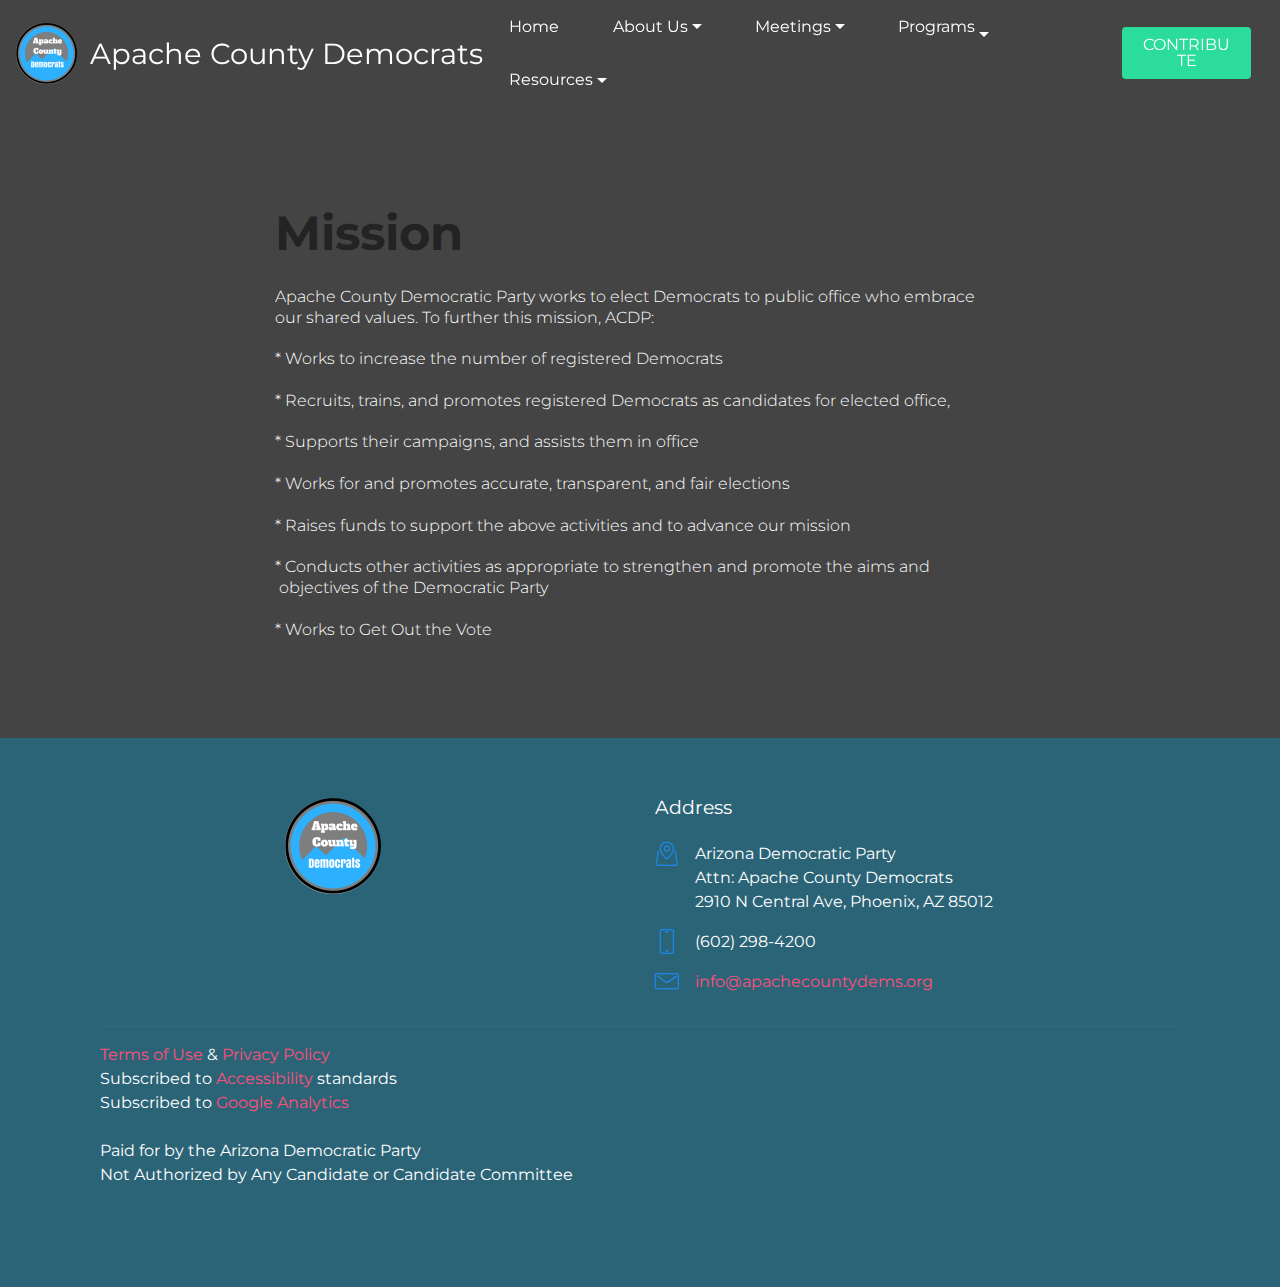
<file: page2.html>
<!DOCTYPE html>
<html >
<head>
  <!-- Site made with Mobirise Website Builder v4.6.6, https://mobirise.com -->
  <meta charset="UTF-8">
  <meta http-equiv="X-UA-Compatible" content="IE=edge">
  <meta name="generator" content="Mobirise v4.6.6, mobirise.com">
  <meta name="viewport" content="width=device-width, initial-scale=1, minimum-scale=1">
  <link rel="shortcut icon" href="assets/images/cutmypic-10-122x122.png" type="image/x-icon">
  <meta name="description" content="">
  <title>Mission</title>
  <link rel="stylesheet" href="assets/web/assets/mobirise-icons/mobirise-icons.css">
  <link rel="stylesheet" href="assets/tether/tether.min.css">
  <link rel="stylesheet" href="assets/bootstrap/css/bootstrap.min.css">
  <link rel="stylesheet" href="assets/bootstrap/css/bootstrap-grid.min.css">
  <link rel="stylesheet" href="assets/bootstrap/css/bootstrap-reboot.min.css">
  <link rel="stylesheet" href="assets/soundcloud-plugin/style.css">
  <link rel="stylesheet" href="assets/socicon/css/styles.css">
  <link rel="stylesheet" href="assets/dropdown/css/style.css">
  <link rel="stylesheet" href="assets/theme/css/style.css">
  <link rel="stylesheet" href="assets/mobirise/css/mbr-additional.css" type="text/css">
  
  
  
</head>
<body>
  <section class="menu cid-qNhkv00cXg" once="menu" id="menu2-19">

    
    

    <nav class="navbar navbar-dropdown navbar-fixed-top navbar-expand-lg">
        <div class="navbar-brand">
            <span class="navbar-logo">
                <a href="index.html">
                    <img src="assets/images/cutmypic-10-122x122.png" alt="Mobirise" title="" style="height: 3.8rem;">
                </a>
            </span>
            <span class="navbar-caption-wrap"><a class="navbar-caption text-white display-2" href="index.html">
                    Apache County Democrats</a></span>
        </div>
        <button class="navbar-toggler" type="button" data-toggle="collapse" data-target="#navbarSupportedContent" aria-controls="navbarNavAltMarkup" aria-expanded="false" aria-label="Toggle navigation">
            <div class="hamburger">
                <span></span>
                <span></span>
                <span></span>
                <span></span>
            </div>
        </button>
      <div class="collapse navbar-collapse" id="navbarSupportedContent">
            <ul class="navbar-nav nav-dropdown" data-app-modern-menu="true"><li class="nav-item">
                    <a class="nav-link link text-white display-4" href="index.html">
                        Home
                    </a>
                </li>
                <li class="nav-item dropdown open">
                    <a class="nav-link link dropdown-toggle text-white display-4" href="https://mobirise.com" data-toggle="dropdown-submenu" aria-expanded="true">
                        About Us
                    </a><div class="dropdown-menu"><a class="dropdown-item text-white display-4" href="page2.html" aria-expanded="false">Mission</a><a class="dropdown-item text-white display-4" href="page3.html">Apache County Bylaws</a><a class="dropdown-item text-white display-4" href="page4.html" aria-expanded="false">Apache County Executive Board</a><a class="dropdown-item text-white display-4" href="http://www.azdem.org/adopted-resolutions-platform" aria-expanded="false" target="_blank">Arizona Democrats Platform</a><a class="text-white dropdown-item display-4" href="page6.html" aria-expanded="false">Staff</a></div>
                </li><li class="nav-item dropdown"><a class="nav-link link dropdown-toggle text-white display-4" href="https://mobirise.com" data-toggle="dropdown-submenu" aria-expanded="false">
                        Meetings</a><div class="dropdown-menu"><a class="dropdown-item text-white display-4" href="page8.html" aria-expanded="false">County Committee Meetings</a><a class="dropdown-item text-white display-4" href="http://www.azdem.org/state-committee" target="_blank">Statecommittee Meetings</a><a class="text-white dropdown-item display-4" href="page8.html" aria-expanded="false">Registered Democratic Clubs</a><a class="text-white dropdown-item display-4" href="page11.html" aria-expanded="true">ADP Calendar</a></div></li><li class="nav-item dropdown">
                    <a class="nav-link link dropdown-toggle text-white display-4" href="https://mobirise.com" data-toggle="dropdown-submenu" aria-expanded="false">
                        Programs<br><br></a><div class="dropdown-menu"><a class="dropdown-item text-white display-4" href="https://sites.google.com/azdem.org/academy/home" target="_blank">ADP Academy</a><a class="dropdown-item text-white display-4" href="page8.html" aria-expanded="false">Precinct Committee</a><a class="dropdown-item text-white display-4" href="http://www.azdem.org/DemsForYou" aria-expanded="false" target="_blank">DemCares - Community Volunteers<br></a><a class="text-white dropdown-item display-4" href="page7.html" aria-expanded="false">Copper State Leadership Council</a></div>
                </li><li class="nav-item dropdown"><a class="nav-link link text-white dropdown-toggle display-4" href="http://www.azdem.org/candidates-elected-officials-0" aria-expanded="false" target="_blank" data-toggle="dropdown-submenu">Resources</a><div class="dropdown-menu"><a class="text-white dropdown-item display-4" href="http://www.azdem.org/candidates-elected-officials-0" aria-expanded="false" target="_blank">Candidates &amp; Elected Officials</a><a class="text-white dropdown-item display-4" href="https://servicearizona.com/voterRegistration?popularclick" aria-expanded="false" target="_blank">Register to Vote</a></div></li></ul>
            
            <div class="navbar-buttons mbr-section-btn"><a class="btn btn-sm btn-secondary display-4" href="https://mobirise.com">
                    CONTRIBUTE</a></div>
      </div>
    </nav>
</section>

<section class="content7 cid-qNhJRmTHW3" id="content7-1b">

    

    
    <div class="container">
        <div class="row justify-content-center">
            <div class="col-12 col-lg-8 col-md-10 align-left">
                <h2 class="mbr-section-title align-left mbr-fonts-style pb-3 mbr-light display-1"><br><br><strong>Mission</strong></h2>
                <h3 class="mbr-section-subtitle align-left mbr-fonts-style mbr-light  display-7">Apache County Democratic Party works to elect Democrats to public office who embrace our shared values. To further this mission, ACDP:<br><br>
<div>
</div><div>* Works to increase the number of registered Democrats
</div><div><br></div><div>* Recruits, trains, and promotes registered Democrats as candidates for elected office, </div><br><div>* Supports their campaigns, and assists them in office
</div><div><br></div><div>* Works for and promotes accurate, transparent, and fair elections
</div><div><br></div><div>* Raises funds to support the above activities and to advance our mission
</div><div><br></div><div>* Conducts other activities as appropriate to strengthen and promote the aims and &nbsp; &nbsp; &nbsp; &nbsp; &nbsp;objectives of the Democratic Party
</div><div><br></div><div>* Works to Get Out the Vote</div></h3>
            </div>
        </div>
    </div>
</section>

<section class="footer1 cid-qNhJjXFU63" id="footer1-1a">

    

    

    <div class="container">
        <div class="media-container-row content text-white">
            <div class="col-12 col-lg-4 col-md-6">
                <div class="media-wrap">
                    <a href="index.html">
                        <img src="assets/images/cutmypic-10-192x192.png" alt="Mobirise" title="">
                    </a>
                </div>
                <p class="mbr-fonts-style mbr-black logo-subtitle display-7"></p>
            </div>
            <div class="col-12 col-lg-3 mbr-fonts-style mbr-black col-lg-4 col-md-6">
                <h5 class="pb-3 column-title display-5">
                    Address
                </h5>
                <div class="contact-list display-7">
                    
                    
                <div class="list-item">
                        <span class="mbr-iconfont mbri-map-pin"></span>
                        <p>Arizona Democratic Party<br>Attn: Apache County Democrats<br>2910 N Central Ave, Phoenix, AZ 85012</p>
                    </div><div class="list-item">
                        <span class="mbr-iconfont mbri-mobile"></span>
                        <p>(602) 298-4200<br></p>
                    </div><div class="list-item">
                        <span class="mbr-iconfont mbri-letter"></span>
                        <p><a href="page1.html">info@apachecountydems.org</a><br></p>
                    </div></div>
            </div>
            
            
        </div>

        <div class="footer-lower">
            <div class="media-container-row">
                <div class="col-sm-12">
                    <hr>
                </div>
            </div>
            <div class="media-container-row mbr-black">
                <div class="col-sm-6 copyright">
                    <p class="mbr-fonts-style display-7"><a href="page12.html">Terms of Use</a> &amp; <a href="page5.html">Privacy Policy</a><br>Subscribed to&nbsp;<a href="page10.html">Accessibility</a>&nbsp;standards<br>Subscribed to <a href="https://www.google.com/analytics/analytics/#?modal_active=none" target="_blank">Google Analytics</a><a href="page5.html"><br></a><br>Paid for by the Arizona Democratic Party
<br>Not Authorized by Any Candidate or Candidate Committee
<br><br>
                    </p>
                </div>
                <div class="col-md-6">
                    
                </div>
            </div>
        </div>
    </div>
</section>


  <script src="assets/web/assets/jquery/jquery.min.js"></script>
  <script src="assets/popper/popper.min.js"></script>
  <script src="assets/tether/tether.min.js"></script>
  <script src="assets/bootstrap/js/bootstrap.min.js"></script>
  <script src="assets/touch-swipe/jquery.touch-swipe.min.js"></script>
  <script src="assets/dropdown/js/script.min.js"></script>
  <script src="assets/smoothscroll/smooth-scroll.js"></script>
  <script src="assets/theme/js/script.js"></script>
  
  
</body>
</html>
</file>
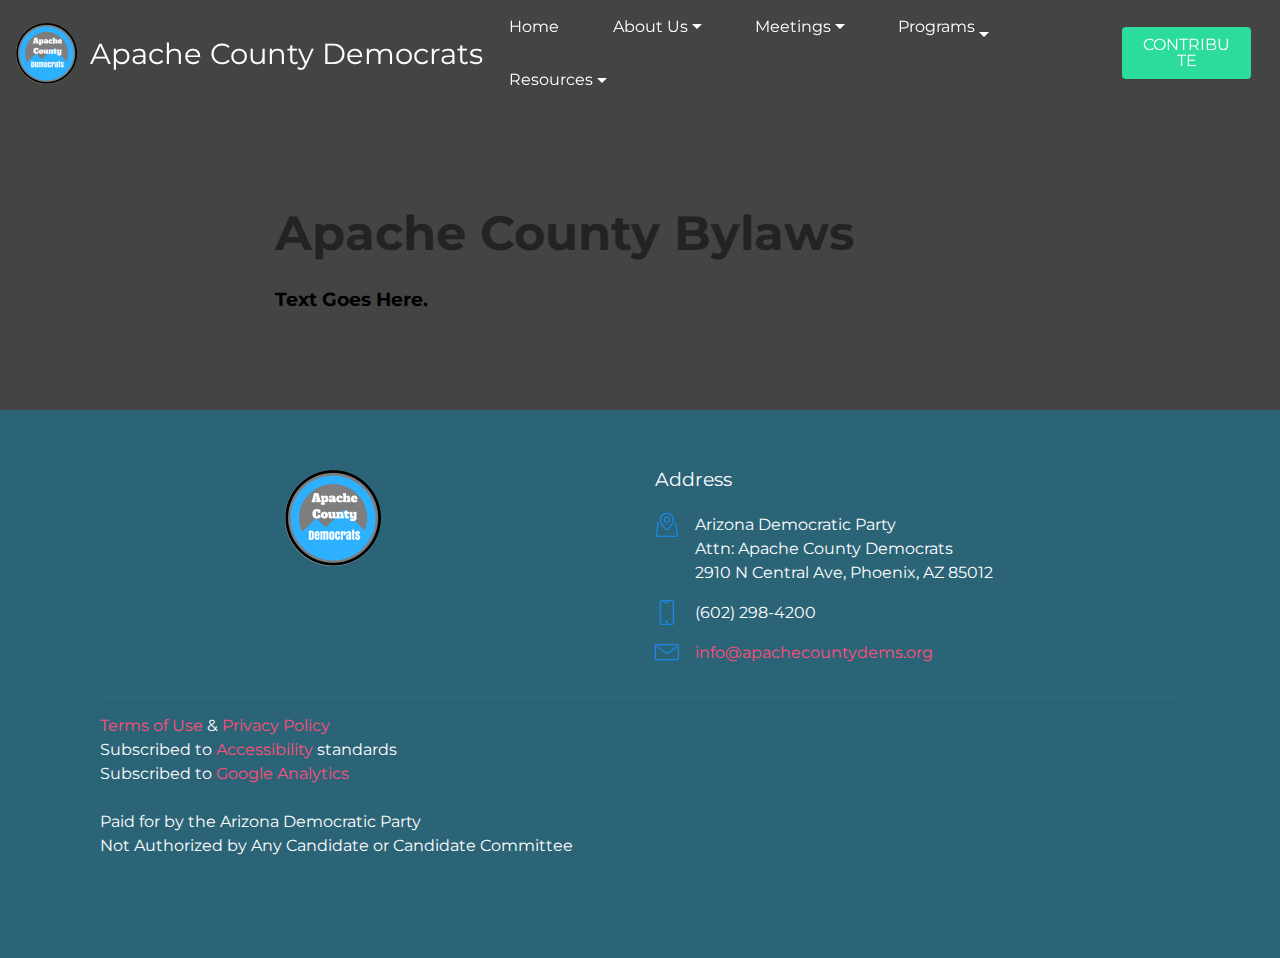
<file: page3.html>
<!DOCTYPE html>
<html >
<head>
  <!-- Site made with Mobirise Website Builder v4.6.6, https://mobirise.com -->
  <meta charset="UTF-8">
  <meta http-equiv="X-UA-Compatible" content="IE=edge">
  <meta name="generator" content="Mobirise v4.6.6, mobirise.com">
  <meta name="viewport" content="width=device-width, initial-scale=1, minimum-scale=1">
  <link rel="shortcut icon" href="assets/images/cutmypic-10-122x122.png" type="image/x-icon">
  <meta name="description" content="">
  <title>Bylaws</title>
  <link rel="stylesheet" href="assets/web/assets/mobirise-icons/mobirise-icons.css">
  <link rel="stylesheet" href="assets/tether/tether.min.css">
  <link rel="stylesheet" href="assets/bootstrap/css/bootstrap.min.css">
  <link rel="stylesheet" href="assets/bootstrap/css/bootstrap-grid.min.css">
  <link rel="stylesheet" href="assets/bootstrap/css/bootstrap-reboot.min.css">
  <link rel="stylesheet" href="assets/soundcloud-plugin/style.css">
  <link rel="stylesheet" href="assets/socicon/css/styles.css">
  <link rel="stylesheet" href="assets/dropdown/css/style.css">
  <link rel="stylesheet" href="assets/theme/css/style.css">
  <link rel="stylesheet" href="assets/mobirise/css/mbr-additional.css" type="text/css">
  
  
  
</head>
<body>
  <section class="menu cid-qNhKvinpUX" once="menu" id="menu2-1d">

    
    

    <nav class="navbar navbar-dropdown navbar-fixed-top navbar-expand-lg">
        <div class="navbar-brand">
            <span class="navbar-logo">
                <a href="index.html">
                    <img src="assets/images/cutmypic-10-122x122.png" alt="Mobirise" title="" style="height: 3.8rem;">
                </a>
            </span>
            <span class="navbar-caption-wrap"><a class="navbar-caption text-white display-2" href="index.html">
                    Apache County Democrats</a></span>
        </div>
        <button class="navbar-toggler" type="button" data-toggle="collapse" data-target="#navbarSupportedContent" aria-controls="navbarNavAltMarkup" aria-expanded="false" aria-label="Toggle navigation">
            <div class="hamburger">
                <span></span>
                <span></span>
                <span></span>
                <span></span>
            </div>
        </button>
      <div class="collapse navbar-collapse" id="navbarSupportedContent">
            <ul class="navbar-nav nav-dropdown" data-app-modern-menu="true"><li class="nav-item">
                    <a class="nav-link link text-white display-4" href="index.html">
                        Home
                    </a>
                </li>
                <li class="nav-item dropdown open">
                    <a class="nav-link link dropdown-toggle text-white display-4" href="https://mobirise.com" data-toggle="dropdown-submenu" aria-expanded="true">
                        About Us
                    </a><div class="dropdown-menu"><a class="dropdown-item text-white display-4" href="page2.html" aria-expanded="false">Mission</a><a class="dropdown-item text-white display-4" href="page3.html">Apache County Bylaws</a><a class="dropdown-item text-white display-4" href="page4.html" aria-expanded="false">Apache County Executive Board</a><a class="dropdown-item text-white display-4" href="http://www.azdem.org/adopted-resolutions-platform" aria-expanded="false" target="_blank">Arizona Democrats Platform</a><a class="text-white dropdown-item display-4" href="page6.html" aria-expanded="false">Staff</a></div>
                </li><li class="nav-item dropdown"><a class="nav-link link dropdown-toggle text-white display-4" href="https://mobirise.com" data-toggle="dropdown-submenu" aria-expanded="false">
                        Meetings</a><div class="dropdown-menu"><a class="dropdown-item text-white display-4" href="page8.html" aria-expanded="false">County Committee Meetings</a><a class="dropdown-item text-white display-4" href="http://www.azdem.org/state-committee" target="_blank">Statecommittee Meetings</a><a class="text-white dropdown-item display-4" href="page8.html" aria-expanded="false">Registered Democratic Clubs</a><a class="text-white dropdown-item display-4" href="page11.html" aria-expanded="true">ADP Calendar</a></div></li><li class="nav-item dropdown">
                    <a class="nav-link link dropdown-toggle text-white display-4" href="https://mobirise.com" data-toggle="dropdown-submenu" aria-expanded="false">
                        Programs<br><br></a><div class="dropdown-menu"><a class="dropdown-item text-white display-4" href="https://sites.google.com/azdem.org/academy/home" target="_blank">ADP Academy</a><a class="dropdown-item text-white display-4" href="page8.html" aria-expanded="false">Precinct Committee</a><a class="dropdown-item text-white display-4" href="http://www.azdem.org/DemsForYou" aria-expanded="false" target="_blank">DemCares - Community Volunteers<br></a><a class="text-white dropdown-item display-4" href="page7.html" aria-expanded="false">Copper State Leadership Council</a></div>
                </li><li class="nav-item dropdown"><a class="nav-link link text-white dropdown-toggle display-4" href="http://www.azdem.org/candidates-elected-officials-0" aria-expanded="false" target="_blank" data-toggle="dropdown-submenu">Resources</a><div class="dropdown-menu"><a class="text-white dropdown-item display-4" href="http://www.azdem.org/candidates-elected-officials-0" aria-expanded="false" target="_blank">Candidates &amp; Elected Officials</a><a class="text-white dropdown-item display-4" href="https://servicearizona.com/voterRegistration?popularclick" aria-expanded="false" target="_blank">Register to Vote</a></div></li></ul>
            
            <div class="navbar-buttons mbr-section-btn"><a class="btn btn-sm btn-secondary display-4" href="https://mobirise.com">
                    CONTRIBUTE</a></div>
      </div>
    </nav>
</section>

<section class="content7 cid-qNhKvhWXoh" id="content7-1c">

    

    
    <div class="container">
        <div class="row justify-content-center">
            <div class="col-12 col-lg-8 col-md-10 align-left">
                <h2 class="mbr-section-title align-left mbr-fonts-style pb-3 mbr-light display-1"><br><br><strong>Apache County Bylaws</strong></h2>
                <h3 class="mbr-section-subtitle align-left mbr-fonts-style mbr-light  display-5"><font color="#000000"><strong>Text Goes Here.</strong></font></h3>
            </div>
        </div>
    </div>
</section>

<section class="footer1 cid-qNhKviZocJ" id="footer1-1e">

    

    

    <div class="container">
        <div class="media-container-row content text-white">
            <div class="col-12 col-lg-4 col-md-6">
                <div class="media-wrap">
                    <a href="index.html">
                        <img src="assets/images/cutmypic-10-192x192.png" alt="Mobirise" title="">
                    </a>
                </div>
                <p class="mbr-fonts-style mbr-black logo-subtitle display-7"></p>
            </div>
            <div class="col-12 col-lg-3 mbr-fonts-style mbr-black col-lg-4 col-md-6">
                <h5 class="pb-3 column-title display-5">
                    Address
                </h5>
                <div class="contact-list display-7">
                    
                    
                <div class="list-item">
                        <span class="mbr-iconfont mbri-map-pin"></span>
                        <p>Arizona Democratic Party<br>Attn: Apache County Democrats<br>2910 N Central Ave, Phoenix, AZ 85012</p>
                    </div><div class="list-item">
                        <span class="mbr-iconfont mbri-mobile"></span>
                        <p>(602) 298-4200<br></p>
                    </div><div class="list-item">
                        <span class="mbr-iconfont mbri-letter"></span>
                        <p><a href="page1.html">info@apachecountydems.org</a><br></p>
                    </div></div>
            </div>
            
            
        </div>

        <div class="footer-lower">
            <div class="media-container-row">
                <div class="col-sm-12">
                    <hr>
                </div>
            </div>
            <div class="media-container-row mbr-black">
                <div class="col-sm-6 copyright">
                    <p class="mbr-fonts-style display-7"><a href="page12.html">Terms of Use</a> &amp; <a href="page5.html">Privacy Policy</a><br>Subscribed to&nbsp;<a href="page10.html">Accessibility</a>&nbsp;standards<br>Subscribed to <a href="https://www.google.com/analytics/analytics/#?modal_active=none" target="_blank">Google Analytics</a><a href="page5.html"><br></a><br>Paid for by the Arizona Democratic Party
<br>Not Authorized by Any Candidate or Candidate Committee
<br><br>
                    </p>
                </div>
                <div class="col-md-6">
                    
                </div>
            </div>
        </div>
    </div>
</section>


  <script src="assets/web/assets/jquery/jquery.min.js"></script>
  <script src="assets/popper/popper.min.js"></script>
  <script src="assets/tether/tether.min.js"></script>
  <script src="assets/bootstrap/js/bootstrap.min.js"></script>
  <script src="assets/touch-swipe/jquery.touch-swipe.min.js"></script>
  <script src="assets/dropdown/js/script.min.js"></script>
  <script src="assets/smoothscroll/smooth-scroll.js"></script>
  <script src="assets/theme/js/script.js"></script>
  
  
</body>
</html>
</file>
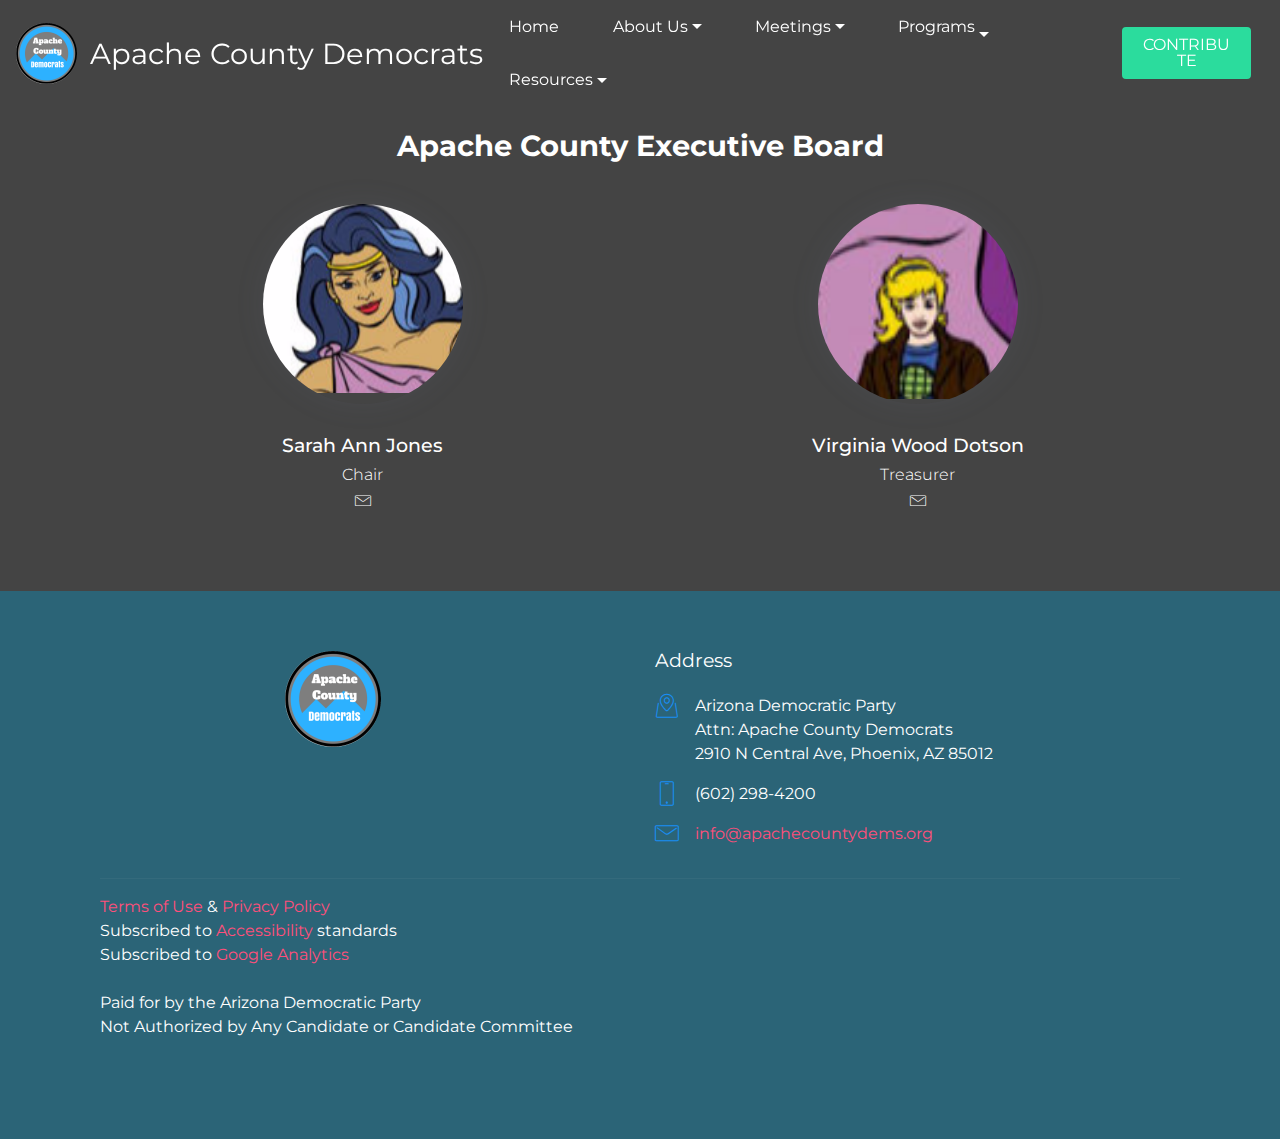
<file: page4.html>
<!DOCTYPE html>
<html >
<head>
  <!-- Site made with Mobirise Website Builder v4.6.6, https://mobirise.com -->
  <meta charset="UTF-8">
  <meta http-equiv="X-UA-Compatible" content="IE=edge">
  <meta name="generator" content="Mobirise v4.6.6, mobirise.com">
  <meta name="viewport" content="width=device-width, initial-scale=1, minimum-scale=1">
  <link rel="shortcut icon" href="assets/images/cutmypic-10-122x122.png" type="image/x-icon">
  <meta name="description" content="">
  <title>County Executive Board</title>
  <link rel="stylesheet" href="assets/web/assets/mobirise-icons/mobirise-icons.css">
  <link rel="stylesheet" href="assets/tether/tether.min.css">
  <link rel="stylesheet" href="assets/bootstrap/css/bootstrap.min.css">
  <link rel="stylesheet" href="assets/bootstrap/css/bootstrap-grid.min.css">
  <link rel="stylesheet" href="assets/bootstrap/css/bootstrap-reboot.min.css">
  <link rel="stylesheet" href="assets/soundcloud-plugin/style.css">
  <link rel="stylesheet" href="assets/socicon/css/styles.css">
  <link rel="stylesheet" href="assets/dropdown/css/style.css">
  <link rel="stylesheet" href="assets/theme/css/style.css">
  <link rel="stylesheet" href="assets/mobirise/css/mbr-additional.css" type="text/css">
  
  
  
</head>
<body>
  <section class="menu cid-qNhkv00cXg" once="menu" id="menu2-1g">

    
    

    <nav class="navbar navbar-dropdown navbar-fixed-top navbar-expand-lg">
        <div class="navbar-brand">
            <span class="navbar-logo">
                <a href="index.html">
                    <img src="assets/images/cutmypic-10-122x122.png" alt="Mobirise" title="" style="height: 3.8rem;">
                </a>
            </span>
            <span class="navbar-caption-wrap"><a class="navbar-caption text-white display-2" href="index.html">
                    Apache County Democrats</a></span>
        </div>
        <button class="navbar-toggler" type="button" data-toggle="collapse" data-target="#navbarSupportedContent" aria-controls="navbarNavAltMarkup" aria-expanded="false" aria-label="Toggle navigation">
            <div class="hamburger">
                <span></span>
                <span></span>
                <span></span>
                <span></span>
            </div>
        </button>
      <div class="collapse navbar-collapse" id="navbarSupportedContent">
            <ul class="navbar-nav nav-dropdown" data-app-modern-menu="true"><li class="nav-item">
                    <a class="nav-link link text-white display-4" href="index.html">
                        Home
                    </a>
                </li>
                <li class="nav-item dropdown open">
                    <a class="nav-link link dropdown-toggle text-white display-4" href="https://mobirise.com" data-toggle="dropdown-submenu" aria-expanded="true">
                        About Us
                    </a><div class="dropdown-menu"><a class="dropdown-item text-white display-4" href="page2.html" aria-expanded="false">Mission</a><a class="dropdown-item text-white display-4" href="page3.html">Apache County Bylaws</a><a class="dropdown-item text-white display-4" href="page4.html" aria-expanded="false">Apache County Executive Board</a><a class="dropdown-item text-white display-4" href="http://www.azdem.org/adopted-resolutions-platform" aria-expanded="false" target="_blank">Arizona Democrats Platform</a><a class="text-white dropdown-item display-4" href="page6.html" aria-expanded="false">Staff</a></div>
                </li><li class="nav-item dropdown"><a class="nav-link link dropdown-toggle text-white display-4" href="https://mobirise.com" data-toggle="dropdown-submenu" aria-expanded="false">
                        Meetings</a><div class="dropdown-menu"><a class="dropdown-item text-white display-4" href="page8.html" aria-expanded="false">County Committee Meetings</a><a class="dropdown-item text-white display-4" href="http://www.azdem.org/state-committee" target="_blank">Statecommittee Meetings</a><a class="text-white dropdown-item display-4" href="page8.html" aria-expanded="false">Registered Democratic Clubs</a><a class="text-white dropdown-item display-4" href="page11.html" aria-expanded="true">ADP Calendar</a></div></li><li class="nav-item dropdown">
                    <a class="nav-link link dropdown-toggle text-white display-4" href="https://mobirise.com" data-toggle="dropdown-submenu" aria-expanded="false">
                        Programs<br><br></a><div class="dropdown-menu"><a class="dropdown-item text-white display-4" href="https://sites.google.com/azdem.org/academy/home" target="_blank">ADP Academy</a><a class="dropdown-item text-white display-4" href="page8.html" aria-expanded="false">Precinct Committee</a><a class="dropdown-item text-white display-4" href="http://www.azdem.org/DemsForYou" aria-expanded="false" target="_blank">DemCares - Community Volunteers<br></a><a class="text-white dropdown-item display-4" href="page7.html" aria-expanded="false">Copper State Leadership Council</a></div>
                </li><li class="nav-item dropdown"><a class="nav-link link text-white dropdown-toggle display-4" href="http://www.azdem.org/candidates-elected-officials-0" aria-expanded="false" target="_blank" data-toggle="dropdown-submenu">Resources</a><div class="dropdown-menu"><a class="text-white dropdown-item display-4" href="http://www.azdem.org/candidates-elected-officials-0" aria-expanded="false" target="_blank">Candidates &amp; Elected Officials</a><a class="text-white dropdown-item display-4" href="https://servicearizona.com/voterRegistration?popularclick" aria-expanded="false" target="_blank">Register to Vote</a></div></li></ul>
            
            <div class="navbar-buttons mbr-section-btn"><a class="btn btn-sm btn-secondary display-4" href="https://mobirise.com">
                    CONTRIBUTE</a></div>
      </div>
    </nav>
</section>

<section class="teams1 cid-qNhOhif5vV" id="teams1-1i">
    
    

    
    <div class="container">
        <h2 class="mbr-section-title  pb-3 mbr-fonts-style align-center  display-2">
            <br><br><strong>Apache County Executive Board</strong></h2>
        
        <div class="media-container-row">

            <div class="card p-3 col-12 col-md-6">
                <div class="card-img ">
                    <img class="img-icon" src="assets/images/670fafb091ce2e6d71d6d92202a2a3f3-400x379.jpg" alt="Mobirise" title="">
                </div>
                <div class="card-box align-center">
                    <h4 class="card-title mbr-fonts-style mbr-semibold display-5">
                        Sarah Ann Jones</h4>
                    <h5 class="user-desc mbr-fonts-style display-4">
                        Chair</h5>
                    
                    <div class="social-links">
                        <a href="page1.html">
                            <span class="px-2 mbr-iconfont mbr-iconfont-social mbri-letter" style="color: rgb(255, 255, 255);"></span>
                        </a>
                        
                        
                        
                    </div>
                </div>
            </div>

            <div class="card p-3 col-12 col-md-6 align-center">
                <div class="card-img ">
                    <img class="img-icon" src="assets/images/670fafb091ce2e6d71d6d92202a2a3f3-2-400x379.jpg" alt="Mobirise" title="">
                </div>
                <div class="card-box">
                    <h4 class="card-title mbr-fonts-style mbr-semibold display-5">
                        Virginia Wood Dotson</h4>
                    <h5 class="user-desc mbr-fonts-style display-4">Treasurer</h5>
                    
                    <div class="social-links">
                        <a href="page1.html">
                            <span class="px-2 mbr-iconfont mbr-iconfont-social mbri-letter" style="color: rgb(255, 255, 255);"></span>
                        </a>
                        
                        
                        
                    </div>
                </div>
            </div>

            

            

        </div>
    </div>
</section>

<section class="footer1 cid-qNhJjXFU63" id="footer1-1h">

    

    

    <div class="container">
        <div class="media-container-row content text-white">
            <div class="col-12 col-lg-4 col-md-6">
                <div class="media-wrap">
                    <a href="index.html">
                        <img src="assets/images/cutmypic-10-192x192.png" alt="Mobirise" title="">
                    </a>
                </div>
                <p class="mbr-fonts-style mbr-black logo-subtitle display-7"></p>
            </div>
            <div class="col-12 col-lg-3 mbr-fonts-style mbr-black col-lg-4 col-md-6">
                <h5 class="pb-3 column-title display-5">
                    Address
                </h5>
                <div class="contact-list display-7">
                    
                    
                <div class="list-item">
                        <span class="mbr-iconfont mbri-map-pin"></span>
                        <p>Arizona Democratic Party<br>Attn: Apache County Democrats<br>2910 N Central Ave, Phoenix, AZ 85012</p>
                    </div><div class="list-item">
                        <span class="mbr-iconfont mbri-mobile"></span>
                        <p>(602) 298-4200<br></p>
                    </div><div class="list-item">
                        <span class="mbr-iconfont mbri-letter"></span>
                        <p><a href="page1.html">info@apachecountydems.org</a><br></p>
                    </div></div>
            </div>
            
            
        </div>

        <div class="footer-lower">
            <div class="media-container-row">
                <div class="col-sm-12">
                    <hr>
                </div>
            </div>
            <div class="media-container-row mbr-black">
                <div class="col-sm-6 copyright">
                    <p class="mbr-fonts-style display-7"><a href="page12.html">Terms of Use</a> &amp; <a href="page5.html">Privacy Policy</a><br>Subscribed to&nbsp;<a href="page10.html">Accessibility</a>&nbsp;standards<br>Subscribed to <a href="https://www.google.com/analytics/analytics/#?modal_active=none" target="_blank">Google Analytics</a><a href="page5.html"><br></a><br>Paid for by the Arizona Democratic Party
<br>Not Authorized by Any Candidate or Candidate Committee
<br><br>
                    </p>
                </div>
                <div class="col-md-6">
                    
                </div>
            </div>
        </div>
    </div>
</section>


  <script src="assets/web/assets/jquery/jquery.min.js"></script>
  <script src="assets/popper/popper.min.js"></script>
  <script src="assets/tether/tether.min.js"></script>
  <script src="assets/bootstrap/js/bootstrap.min.js"></script>
  <script src="assets/touch-swipe/jquery.touch-swipe.min.js"></script>
  <script src="assets/dropdown/js/script.min.js"></script>
  <script src="assets/smoothscroll/smooth-scroll.js"></script>
  <script src="assets/theme/js/script.js"></script>
  
  
</body>
</html>
</file>
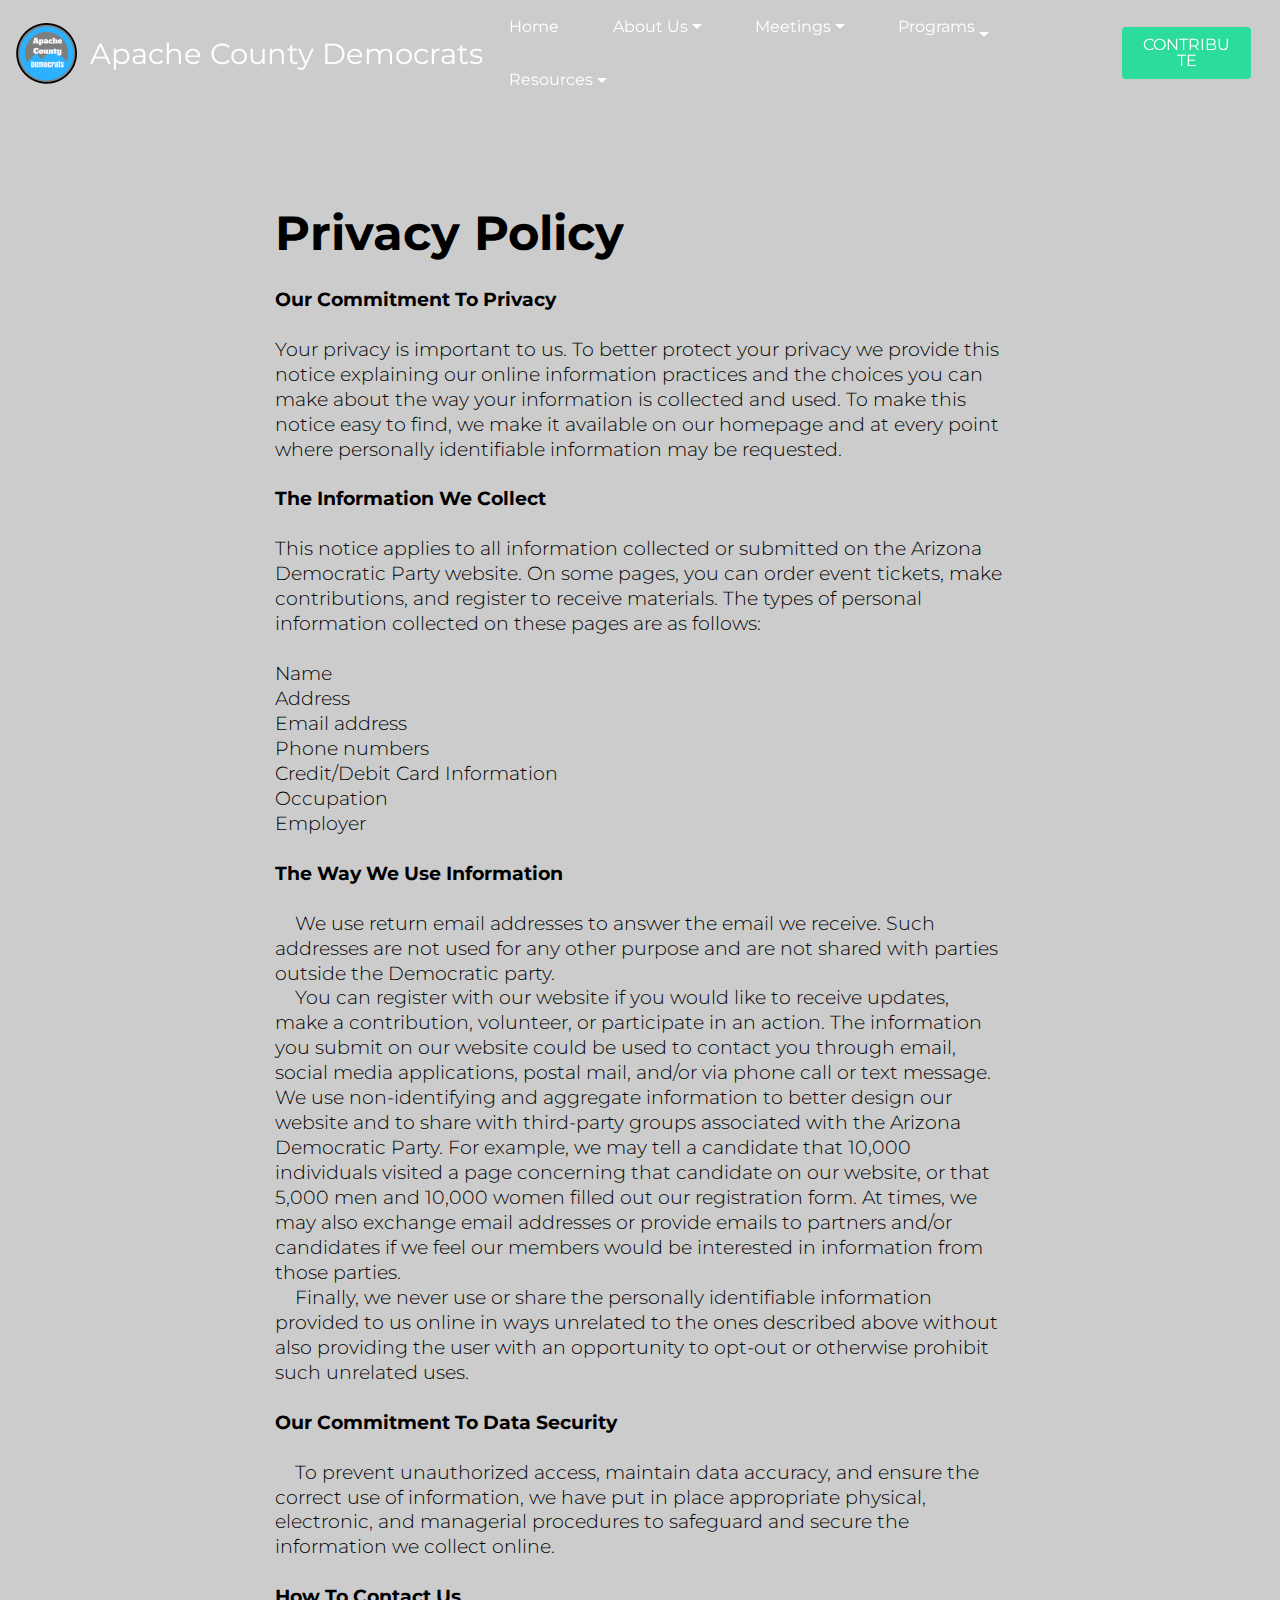
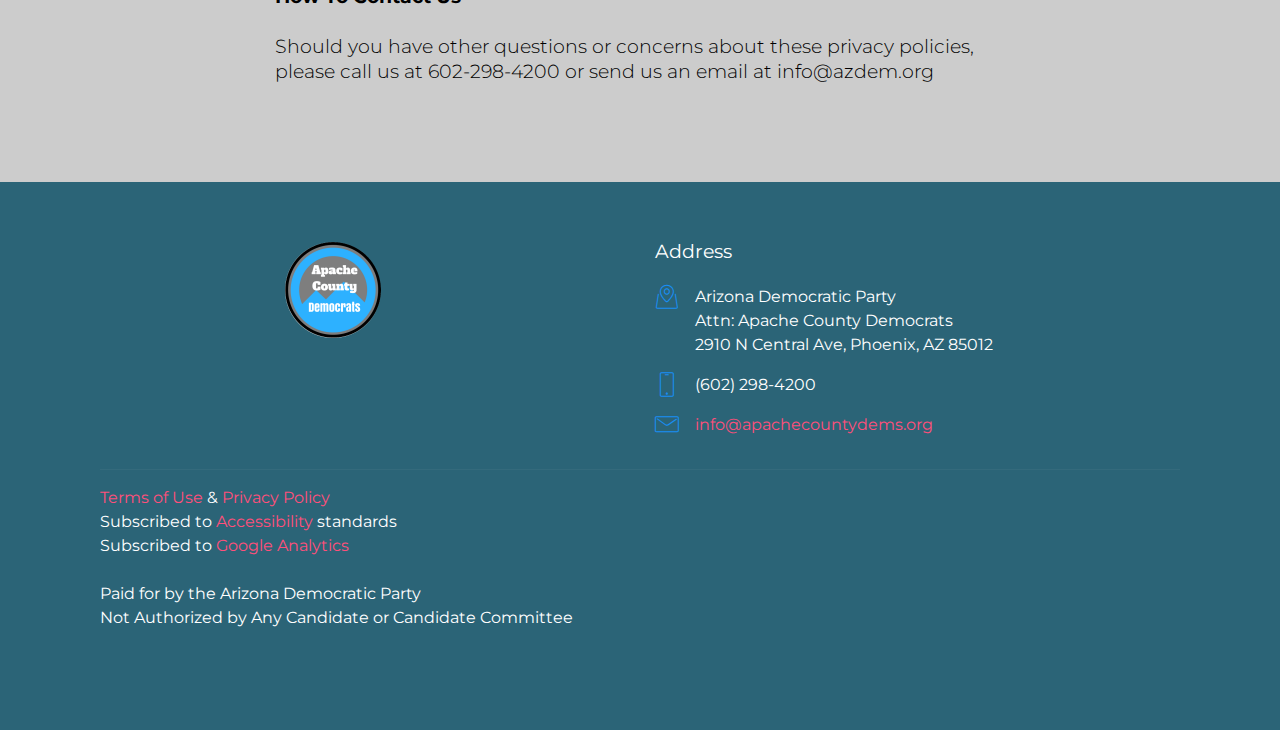
<file: page5.html>
<!DOCTYPE html>
<html >
<head>
  <!-- Site made with Mobirise Website Builder v4.6.6, https://mobirise.com -->
  <meta charset="UTF-8">
  <meta http-equiv="X-UA-Compatible" content="IE=edge">
  <meta name="generator" content="Mobirise v4.6.6, mobirise.com">
  <meta name="viewport" content="width=device-width, initial-scale=1, minimum-scale=1">
  <link rel="shortcut icon" href="assets/images/cutmypic-10-122x122.png" type="image/x-icon">
  <meta name="description" content="">
  <title>Privacy Policy</title>
  <link rel="stylesheet" href="assets/web/assets/mobirise-icons/mobirise-icons.css">
  <link rel="stylesheet" href="assets/tether/tether.min.css">
  <link rel="stylesheet" href="assets/bootstrap/css/bootstrap.min.css">
  <link rel="stylesheet" href="assets/bootstrap/css/bootstrap-grid.min.css">
  <link rel="stylesheet" href="assets/bootstrap/css/bootstrap-reboot.min.css">
  <link rel="stylesheet" href="assets/soundcloud-plugin/style.css">
  <link rel="stylesheet" href="assets/socicon/css/styles.css">
  <link rel="stylesheet" href="assets/dropdown/css/style.css">
  <link rel="stylesheet" href="assets/theme/css/style.css">
  <link rel="stylesheet" href="assets/mobirise/css/mbr-additional.css" type="text/css">
  
  
  
</head>
<body>
  <section class="menu cid-qNk0WR2dIH" once="menu" id="menu2-1x">

    
    

    <nav class="navbar navbar-dropdown navbar-fixed-top navbar-expand-lg">
        <div class="navbar-brand">
            <span class="navbar-logo">
                <a href="index.html">
                    <img src="assets/images/cutmypic-10-122x122.png" alt="Mobirise" title="" style="height: 3.8rem;">
                </a>
            </span>
            <span class="navbar-caption-wrap"><a class="navbar-caption text-white display-2" href="index.html">
                    Apache County Democrats</a></span>
        </div>
        <button class="navbar-toggler" type="button" data-toggle="collapse" data-target="#navbarSupportedContent" aria-controls="navbarNavAltMarkup" aria-expanded="false" aria-label="Toggle navigation">
            <div class="hamburger">
                <span></span>
                <span></span>
                <span></span>
                <span></span>
            </div>
        </button>
      <div class="collapse navbar-collapse" id="navbarSupportedContent">
            <ul class="navbar-nav nav-dropdown" data-app-modern-menu="true"><li class="nav-item">
                    <a class="nav-link link text-white display-4" href="index.html">
                        Home
                    </a>
                </li>
                <li class="nav-item dropdown open">
                    <a class="nav-link link dropdown-toggle text-white display-4" href="https://mobirise.com" data-toggle="dropdown-submenu" aria-expanded="true">
                        About Us
                    </a><div class="dropdown-menu"><a class="dropdown-item text-white display-4" href="page2.html" aria-expanded="false">Mission</a><a class="dropdown-item text-white display-4" href="page3.html">Apache County Bylaws</a><a class="dropdown-item text-white display-4" href="page4.html" aria-expanded="false">Apache County Executive Board</a><a class="dropdown-item text-white display-4" href="http://www.azdem.org/adopted-resolutions-platform" aria-expanded="false" target="_blank">Arizona Democrats Platform</a><a class="text-white dropdown-item display-4" href="page6.html" aria-expanded="false">Staff</a></div>
                </li><li class="nav-item dropdown"><a class="nav-link link dropdown-toggle text-white display-4" href="https://mobirise.com" data-toggle="dropdown-submenu" aria-expanded="false">
                        Meetings</a><div class="dropdown-menu"><a class="dropdown-item text-white display-4" href="page8.html" aria-expanded="false">County Committee Meetings</a><a class="dropdown-item text-white display-4" href="http://www.azdem.org/state-committee" target="_blank">Statecommittee Meetings</a><a class="text-white dropdown-item display-4" href="page8.html" aria-expanded="false">Registered Democratic Clubs</a><a class="text-white dropdown-item display-4" href="page11.html" aria-expanded="true">ADP Calendar</a></div></li><li class="nav-item dropdown">
                    <a class="nav-link link dropdown-toggle text-white display-4" href="https://mobirise.com" data-toggle="dropdown-submenu" aria-expanded="false">
                        Programs<br><br></a><div class="dropdown-menu"><a class="dropdown-item text-white display-4" href="https://sites.google.com/azdem.org/academy/home" target="_blank">ADP Academy</a><a class="dropdown-item text-white display-4" href="page8.html" aria-expanded="false">Precinct Committee</a><a class="dropdown-item text-white display-4" href="http://www.azdem.org/DemsForYou" aria-expanded="false" target="_blank">DemCares - Community Volunteers<br></a><a class="text-white dropdown-item display-4" href="page7.html" aria-expanded="false">Copper State Leadership Council</a></div>
                </li><li class="nav-item dropdown"><a class="nav-link link text-white dropdown-toggle display-4" href="http://www.azdem.org/candidates-elected-officials-0" aria-expanded="false" target="_blank" data-toggle="dropdown-submenu">Resources</a><div class="dropdown-menu"><a class="text-white dropdown-item display-4" href="http://www.azdem.org/candidates-elected-officials-0" aria-expanded="false" target="_blank">Candidates &amp; Elected Officials</a><a class="text-white dropdown-item display-4" href="https://servicearizona.com/voterRegistration?popularclick" aria-expanded="false" target="_blank">Register to Vote</a></div></li></ul>
            
            <div class="navbar-buttons mbr-section-btn"><a class="btn btn-sm btn-secondary display-4" href="https://mobirise.com">
                    CONTRIBUTE</a></div>
      </div>
    </nav>
</section>

<section class="content7 cid-qNk0WQesgw" id="content7-1w">

    

    
    <div class="container">
        <div class="row justify-content-center">
            <div class="col-12 col-lg-8 col-md-10 align-left">
                <h2 class="mbr-section-title align-left mbr-fonts-style pb-3 mbr-light display-1"><font color="#000000"><strong><br></strong></font><br><font color="#000000"><strong>Privacy Policy</strong></font></h2>
                <h3 class="mbr-section-subtitle align-left mbr-fonts-style mbr-light  display-5"><div><font color="#000000"><strong>Our Commitment To Privacy
</strong></font></div><div><font color="#000000"><strong><br></strong></font></div><div><font color="#000000">Your privacy is important to us. To better protect your privacy we provide this notice explaining our online information practices and the choices you can make about the way your information is collected and used. To make this notice easy to find, we make it available on our homepage and at every point where personally identifiable information may be requested.</font></div><br><div><font color="#000000">
</font></div><div><font color="#000000">
</font></div><div><strong><font color="#000000">The Information We Collect&nbsp;</font></strong></div><div><font color="#000000"><br></font></div><div><font color="#000000">This notice applies to all information collected or submitted on the Arizona Democratic Party website. On some pages, you can order event tickets, make contributions, and register to receive materials. The types of personal information collected on these pages are as follows:</font></div><br><div><font color="#000000">
</font></div><div><font color="#000000">
</font></div><div><font color="#000000">Name
</font></div><div><font color="#000000">Address
</font></div><div><font color="#000000">Email address
</font></div><div><font color="#000000">Phone numbers
</font></div><div><font color="#000000">Credit/Debit Card Information
</font></div><div><font color="#000000">Occupation
</font></div><div><font color="#000000">Employer
</font></div><br><div><font color="#000000"><strong>The Way We Use Information
</strong></font></div><div><font color="#000000"><br></font></div><div>&nbsp;&nbsp;&nbsp;&nbsp;<font color="#000000">We use return email addresses to answer the email we receive. Such addresses are not used for any other purpose and are not shared with parties outside the Democratic party.
</font></div><div><font color="#000000">
</font></div><div>&nbsp;&nbsp;&nbsp;&nbsp;<font color="#000000">You can register with our website if you would like to receive updates, make a contribution, volunteer, or participate in an action. The information you submit on our website could be used to contact you through email, social media applications, postal mail, and/or via phone call or text message.
</font></div><div><font color="#000000">
</font></div><div><font color="#000000">We use non-identifying and aggregate information to better design our website and to share with third-party groups associated with the Arizona Democratic Party. For example, we may tell a candidate that 10,000 individuals visited a page concerning that candidate on our website, or that 5,000 men and 10,000 women filled out our registration form. At times, we may also exchange email addresses or provide emails to partners and/or candidates if we feel our members would be interested in information from those parties.
</font></div><div><font color="#000000">
</font></div><div>&nbsp;&nbsp;&nbsp;&nbsp;<font color="#000000">Finally, we never use or share the personally identifiable information provided to us online in ways unrelated to the ones described above without also providing the user with an opportunity to opt-out or otherwise prohibit such unrelated uses.
</font></div><div><font color="#000000">
</font></div><div>&nbsp;&nbsp;&nbsp;&nbsp;&nbsp;&nbsp;&nbsp;&nbsp;&nbsp;&nbsp;&nbsp;&nbsp;&nbsp;&nbsp;&nbsp;&nbsp;&nbsp;&nbsp;&nbsp;&nbsp;&nbsp;&nbsp;&nbsp;&nbsp;&nbsp;&nbsp;&nbsp;&nbsp;&nbsp;&nbsp;&nbsp;&nbsp;&nbsp; &nbsp; &nbsp;&nbsp;&nbsp;&nbsp;&nbsp;&nbsp;&nbsp;&nbsp;&nbsp;&nbsp;&nbsp;&nbsp;&nbsp;</div><div><font color="#000000"><strong>Our Commitment To Data Security
</strong></font></div><div><font color="#000000"><strong><br></strong></font></div><div>&nbsp;&nbsp;&nbsp;&nbsp;<font color="#000000">To prevent unauthorized access, maintain data accuracy, and ensure the correct use of information, we have put in place appropriate physical, electronic, and managerial procedures to safeguard and secure the information we collect online.</font></div><br><div><font color="#000000">
</font></div><div><font color="#000000">
</font></div><div><font color="#000000"><strong>How To Contact Us</strong></font></div><br><div><font color="#000000">
</font></div><div><font color="#000000">Should you have other questions or concerns about these privacy policies, please call us at 602-298-4200 or send us an email at info@azdem.org</font></div></h3>
            </div>
        </div>
    </div>
</section>

<section class="footer1 cid-qNk0WREbNJ" id="footer1-1y">

    

    

    <div class="container">
        <div class="media-container-row content text-white">
            <div class="col-12 col-lg-4 col-md-6">
                <div class="media-wrap">
                    <a href="index.html">
                        <img src="assets/images/cutmypic-10-192x192.png" alt="Mobirise" title="">
                    </a>
                </div>
                <p class="mbr-fonts-style mbr-black logo-subtitle display-7"></p>
            </div>
            <div class="col-12 col-lg-3 mbr-fonts-style mbr-black col-lg-4 col-md-6">
                <h5 class="pb-3 column-title display-5">
                    Address
                </h5>
                <div class="contact-list display-7">
                    
                    
                <div class="list-item">
                        <span class="mbr-iconfont mbri-map-pin"></span>
                        <p>Arizona Democratic Party<br>Attn: Apache County Democrats<br>2910 N Central Ave, Phoenix, AZ 85012</p>
                    </div><div class="list-item">
                        <span class="mbr-iconfont mbri-mobile"></span>
                        <p>(602) 298-4200<br></p>
                    </div><div class="list-item">
                        <span class="mbr-iconfont mbri-letter"></span>
                        <p><a href="page1.html">info@apachecountydems.org</a><br></p>
                    </div></div>
            </div>
            
            
        </div>

        <div class="footer-lower">
            <div class="media-container-row">
                <div class="col-sm-12">
                    <hr>
                </div>
            </div>
            <div class="media-container-row mbr-black">
                <div class="col-sm-6 copyright">
                    <p class="mbr-fonts-style display-7"><a href="page12.html">Terms of Use</a> &amp; <a href="page5.html">Privacy Policy</a><br>Subscribed to&nbsp;<a href="page10.html">Accessibility</a>&nbsp;standards<br>Subscribed to <a href="https://www.google.com/analytics/analytics/#?modal_active=none" target="_blank">Google Analytics</a><a href="page5.html"><br></a><br>Paid for by the Arizona Democratic Party
<br>Not Authorized by Any Candidate or Candidate Committee
<br><br>
                    </p>
                </div>
                <div class="col-md-6">
                    
                </div>
            </div>
        </div>
    </div>
</section>


  <script src="assets/web/assets/jquery/jquery.min.js"></script>
  <script src="assets/popper/popper.min.js"></script>
  <script src="assets/tether/tether.min.js"></script>
  <script src="assets/bootstrap/js/bootstrap.min.js"></script>
  <script src="assets/touch-swipe/jquery.touch-swipe.min.js"></script>
  <script src="assets/dropdown/js/script.min.js"></script>
  <script src="assets/smoothscroll/smooth-scroll.js"></script>
  <script src="assets/theme/js/script.js"></script>
  
  
</body>
</html>
</file>
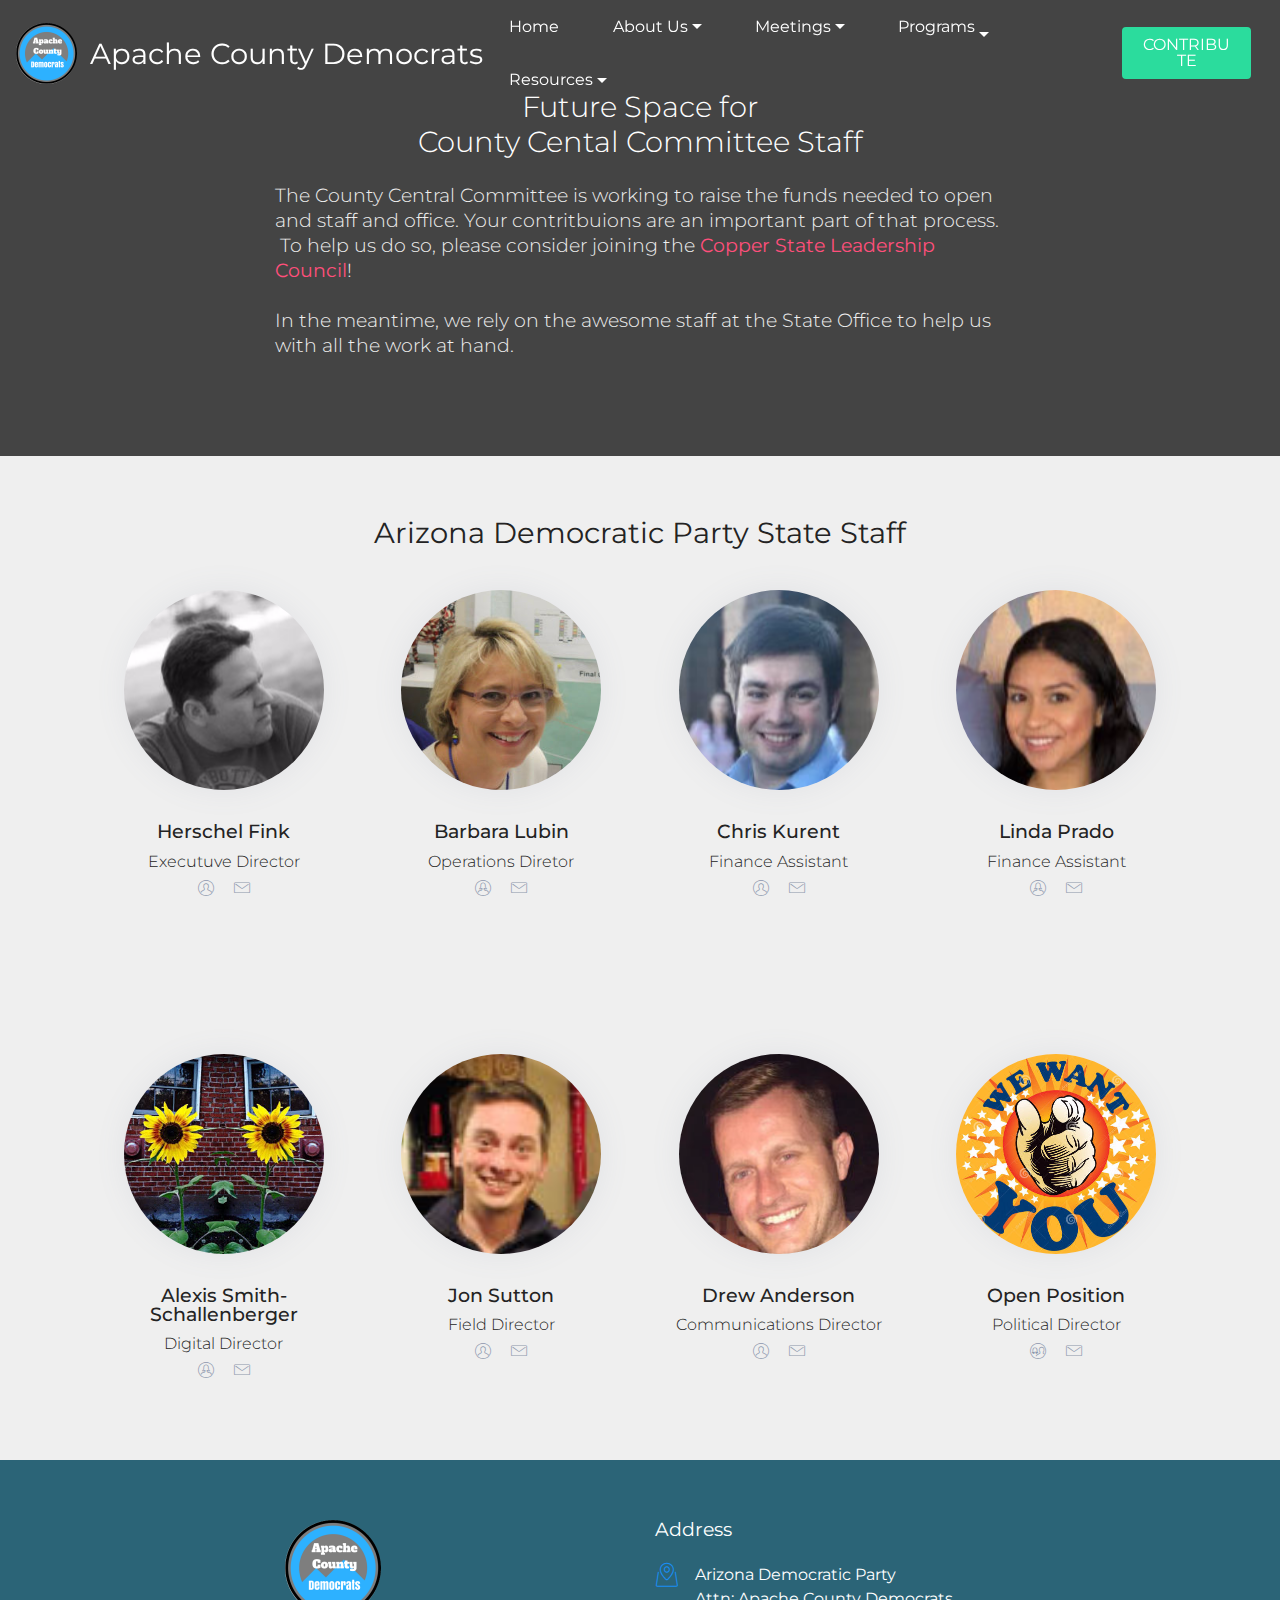
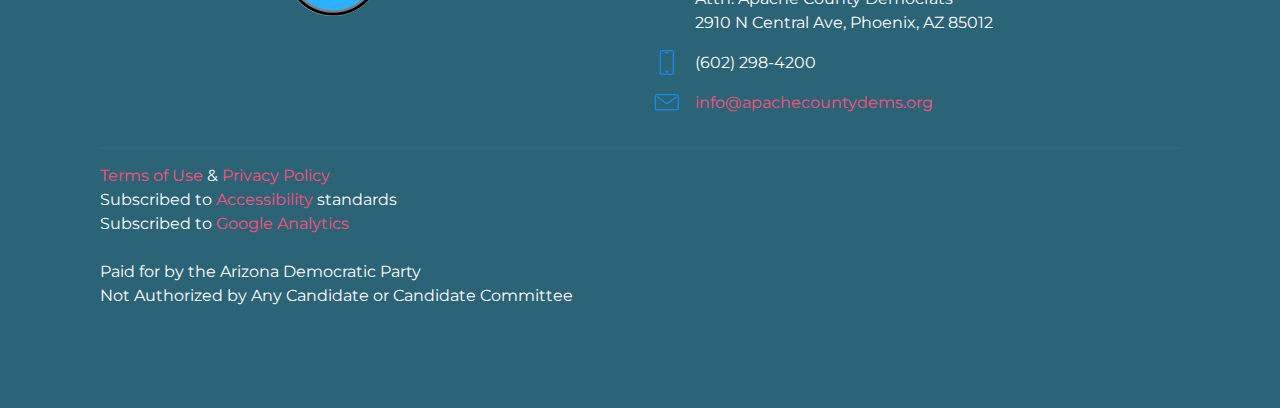
<file: page6.html>
<!DOCTYPE html>
<html >
<head>
  <!-- Site made with Mobirise Website Builder v4.6.6, https://mobirise.com -->
  <meta charset="UTF-8">
  <meta http-equiv="X-UA-Compatible" content="IE=edge">
  <meta name="generator" content="Mobirise v4.6.6, mobirise.com">
  <meta name="viewport" content="width=device-width, initial-scale=1, minimum-scale=1">
  <link rel="shortcut icon" href="assets/images/cutmypic-10-122x122.png" type="image/x-icon">
  <meta name="description" content="">
  <title>Staff</title>
  <link rel="stylesheet" href="assets/web/assets/mobirise-icons/mobirise-icons.css">
  <link rel="stylesheet" href="assets/tether/tether.min.css">
  <link rel="stylesheet" href="assets/bootstrap/css/bootstrap.min.css">
  <link rel="stylesheet" href="assets/bootstrap/css/bootstrap-grid.min.css">
  <link rel="stylesheet" href="assets/bootstrap/css/bootstrap-reboot.min.css">
  <link rel="stylesheet" href="assets/soundcloud-plugin/style.css">
  <link rel="stylesheet" href="assets/socicon/css/styles.css">
  <link rel="stylesheet" href="assets/dropdown/css/style.css">
  <link rel="stylesheet" href="assets/theme/css/style.css">
  <link rel="stylesheet" href="assets/mobirise/css/mbr-additional.css" type="text/css">
  
  
  
</head>
<body>
  <section class="menu cid-qNhkv00cXg" once="menu" id="menu2-1z">

    
    

    <nav class="navbar navbar-dropdown navbar-fixed-top navbar-expand-lg">
        <div class="navbar-brand">
            <span class="navbar-logo">
                <a href="index.html">
                    <img src="assets/images/cutmypic-10-122x122.png" alt="Mobirise" title="" style="height: 3.8rem;">
                </a>
            </span>
            <span class="navbar-caption-wrap"><a class="navbar-caption text-white display-2" href="index.html">
                    Apache County Democrats</a></span>
        </div>
        <button class="navbar-toggler" type="button" data-toggle="collapse" data-target="#navbarSupportedContent" aria-controls="navbarNavAltMarkup" aria-expanded="false" aria-label="Toggle navigation">
            <div class="hamburger">
                <span></span>
                <span></span>
                <span></span>
                <span></span>
            </div>
        </button>
      <div class="collapse navbar-collapse" id="navbarSupportedContent">
            <ul class="navbar-nav nav-dropdown" data-app-modern-menu="true"><li class="nav-item">
                    <a class="nav-link link text-white display-4" href="index.html">
                        Home
                    </a>
                </li>
                <li class="nav-item dropdown open">
                    <a class="nav-link link dropdown-toggle text-white display-4" href="https://mobirise.com" data-toggle="dropdown-submenu" aria-expanded="true">
                        About Us
                    </a><div class="dropdown-menu"><a class="dropdown-item text-white display-4" href="page2.html" aria-expanded="false">Mission</a><a class="dropdown-item text-white display-4" href="page3.html">Apache County Bylaws</a><a class="dropdown-item text-white display-4" href="page4.html" aria-expanded="false">Apache County Executive Board</a><a class="dropdown-item text-white display-4" href="http://www.azdem.org/adopted-resolutions-platform" aria-expanded="false" target="_blank">Arizona Democrats Platform</a><a class="text-white dropdown-item display-4" href="page6.html" aria-expanded="false">Staff</a></div>
                </li><li class="nav-item dropdown"><a class="nav-link link dropdown-toggle text-white display-4" href="https://mobirise.com" data-toggle="dropdown-submenu" aria-expanded="false">
                        Meetings</a><div class="dropdown-menu"><a class="dropdown-item text-white display-4" href="page8.html" aria-expanded="false">County Committee Meetings</a><a class="dropdown-item text-white display-4" href="http://www.azdem.org/state-committee" target="_blank">Statecommittee Meetings</a><a class="text-white dropdown-item display-4" href="page8.html" aria-expanded="false">Registered Democratic Clubs</a><a class="text-white dropdown-item display-4" href="page11.html" aria-expanded="true">ADP Calendar</a></div></li><li class="nav-item dropdown">
                    <a class="nav-link link dropdown-toggle text-white display-4" href="https://mobirise.com" data-toggle="dropdown-submenu" aria-expanded="false">
                        Programs<br><br></a><div class="dropdown-menu"><a class="dropdown-item text-white display-4" href="https://sites.google.com/azdem.org/academy/home" target="_blank">ADP Academy</a><a class="dropdown-item text-white display-4" href="page8.html" aria-expanded="false">Precinct Committee</a><a class="dropdown-item text-white display-4" href="http://www.azdem.org/DemsForYou" aria-expanded="false" target="_blank">DemCares - Community Volunteers<br></a><a class="text-white dropdown-item display-4" href="page7.html" aria-expanded="false">Copper State Leadership Council</a></div>
                </li><li class="nav-item dropdown"><a class="nav-link link text-white dropdown-toggle display-4" href="http://www.azdem.org/candidates-elected-officials-0" aria-expanded="false" target="_blank" data-toggle="dropdown-submenu">Resources</a><div class="dropdown-menu"><a class="text-white dropdown-item display-4" href="http://www.azdem.org/candidates-elected-officials-0" aria-expanded="false" target="_blank">Candidates &amp; Elected Officials</a><a class="text-white dropdown-item display-4" href="https://servicearizona.com/voterRegistration?popularclick" aria-expanded="false" target="_blank">Register to Vote</a></div></li></ul>
            
            <div class="navbar-buttons mbr-section-btn"><a class="btn btn-sm btn-secondary display-4" href="https://mobirise.com">
                    CONTRIBUTE</a></div>
      </div>
    </nav>
</section>

<section class="content7 cid-qNk47W5Whr" id="content7-24">

    

    
    <div class="container">
        <div class="row justify-content-center">
            <div class="col-12 col-lg-8 col-md-10 align-left">
                <h2 class="mbr-section-title align-left mbr-fonts-style pb-3 mbr-light display-2">Future Space for<br>County Cental Committee Staff</h2>
                <h3 class="mbr-section-subtitle align-left mbr-fonts-style mbr-light  display-5">The County Central Committee is working to raise the funds needed to open and staff and office. Your contritbuions are an important part of that process. &nbsp;To help us do so, please consider joining the <a href="page7.html">Copper State Leadership Council</a>!<br><br>In the meantime, we rely on the awesome staff at the State Office to help us with all the work at hand.&nbsp;</h3>
            </div>
        </div>
    </div>
</section>

<section class="teams1 cid-qNk3D82gcE" id="teams1-22">
    
    

    
    <div class="container">
        <h2 class="mbr-section-title  pb-3 mbr-fonts-style align-center  display-2">
            Arizona Democratic Party State Staff</h2>
        
        <div class="media-container-row">

            <div class="card p-3 col-12 col-md-6 col-lg-3">
                <div class="card-img ">
                    <img class="img-icon" src="assets/images/9780-10151639802324795-774776546-n-5-400x267.jpg" alt="Mobirise" title="">
                </div>
                <div class="card-box align-center">
                    <h4 class="card-title mbr-fonts-style mbr-semibold display-5">
                        Herschel Fink</h4>
                    <h5 class="user-desc mbr-fonts-style display-4">Executuve Director</h5>
                    
                    <div class="social-links">
                        <a href="page9.html">
                            <span class="px-2 mbr-iconfont mbr-iconfont-social mbri-user"></span>
                        </a>
                        <a href="page1.html">
                            <span class="px-2 mbr-iconfont mbr-iconfont-social mbri-letter"></span>
                        </a>
                        
                        
                    </div>
                </div>
            </div>

            <div class="card p-3 col-12 col-md-6 align-center col-lg-3">
                <div class="card-img ">
                    <img class="img-icon" src="assets/images/1781645-10205251773836248-7003922007215528990-o-400x600.jpg" alt="Mobirise" title="">
                </div>
                <div class="card-box">
                    <h4 class="card-title mbr-fonts-style mbr-semibold display-5">
                        Barbara Lubin</h4>
                    <h5 class="user-desc mbr-fonts-style display-4">
                        Operations Diretor</h5>
                    
                    <div class="social-links">
                        <a href="page9.html">
                            <span class="px-2 mbr-iconfont mbr-iconfont-social mbri-user2"></span>
                        </a>
                        <a href="page1.html">
                            <span class="px-2 mbr-iconfont mbr-iconfont-social mbri-letter"></span>
                        </a>
                        
                        
                    </div>
                </div>
            </div>

            <div class="card p-3 col-12 col-md-6 align-center col-lg-3">
                <div class="card-img ">
                    <img class="img-icon" src="assets/images/23755635-10213515481457304-236778261172634525-n-2-400x533.jpg" alt="Mobirise" title="">
                </div>
                <div class="card-box">
                    <h4 class="card-title mbr-fonts-style mbr-semibold display-5">Chris Kurent</h4>
                    <h5 class="user-desc mbr-fonts-style display-4">Finance Assistant</h5>
                    
                    <div class="social-links">
                        <a href="page9.html">
                            <span class="px-2 mbr-iconfont mbr-iconfont-social mbri-user"></span>
                        </a>
                        <a href="page1.html">
                            <span class="px-2 mbr-iconfont mbr-iconfont-social mbri-letter"></span>
                        </a>
                        
                        
                    </div>
                </div>
            </div>

            <div class="card p-3 col-12 col-md-6 align-center col-lg-3">
                <div class="card-img ">
                    <div class="img-holder">
                        <img class="img-icon" src="assets/images/27540709-455470414855261-7462012652806953809-n-400x533.jpg" alt="Mobirise" title="">
                    </div>
                </div>
                <div class="card-box">
                    <h4 class="card-title mbr-fonts-style mbr-semibold display-5">
                        Linda Prado</h4>
                    <h5 class="user-desc mbr-fonts-style display-4">
                        Finance Assistant</h5>
                    
                    <div class="social-links">
                        <a href="page9.html">
                            <span class="px-2 mbr-iconfont mbr-iconfont-social mbri-user2"></span>
                        </a>
                        <a href="page1.html">
                            <span class="px-2 mbr-iconfont mbr-iconfont-social mbri-letter"></span>
                        </a>
                        
                        
                    </div>
                </div>
            </div>

        </div>
    </div>
</section>

<section class="teams1 cid-qNkafLM2ad" id="teams1-29">
    
    

    
    <div class="container">
        
        
        <div class="media-container-row">

            <div class="card p-3 col-12 col-md-6 col-lg-3">
                <div class="card-img ">
                    <img class="img-icon" src="assets/images/14192617-10209188772429164-3021785979402495576-n-400x400.jpg" alt="Mobirise" title="">
                </div>
                <div class="card-box align-center">
                    <h4 class="card-title mbr-fonts-style mbr-semibold display-5">Alexis Smith-Schallenberger</h4>
                    <h5 class="user-desc mbr-fonts-style display-4">
                        Digital Director</h5>
                    
                    <div class="social-links">
                        <a href="page9.html">
                            <span class="px-2 mbr-iconfont mbr-iconfont-social mbri-user2"></span>
                        </a>
                        <a href="page1.html">
                            <span class="px-2 mbr-iconfont mbr-iconfont-social mbri-letter"></span>
                        </a>
                        
                        
                    </div>
                </div>
            </div>

            <div class="card p-3 col-12 col-md-6 align-center col-lg-3">
                <div class="card-img ">
                    <img class="img-icon" src="assets/images/25352345-1739812399385328-680693331493298718-o-400x300.jpg" alt="Mobirise" title="">
                </div>
                <div class="card-box">
                    <h4 class="card-title mbr-fonts-style mbr-semibold display-5">
                        Jon Sutton</h4>
                    <h5 class="user-desc mbr-fonts-style display-4">Field Director</h5>
                    
                    <div class="social-links">
                        <a href="page9.html">
                            <span class="px-2 mbr-iconfont mbr-iconfont-social mbri-user"></span>
                        </a>
                        <a href="page1.html">
                            <span class="px-2 mbr-iconfont mbr-iconfont-social mbri-letter"></span>
                        </a>
                        
                        
                    </div>
                </div>
            </div>

            <div class="card p-3 col-12 col-md-6 align-center col-lg-3">
                <div class="card-img ">
                    <img class="img-icon" src="assets/images/13043683-3395847052633-1130683072794024831-n-400x560.jpg" alt="Mobirise" title="">
                </div>
                <div class="card-box">
                    <h4 class="card-title mbr-fonts-style mbr-semibold display-5">Drew Anderson</h4>
                    <h5 class="user-desc mbr-fonts-style display-4">Communications Director</h5>
                    
                    <div class="social-links">
                        <a href="page9.html">
                            <span class="px-2 mbr-iconfont mbr-iconfont-social mbri-user"></span>
                        </a>
                        <a href="page1.html">
                            <span class="px-2 mbr-iconfont mbr-iconfont-social mbri-letter"></span>
                        </a>
                        
                        
                    </div>
                </div>
            </div>

            <div class="card p-3 col-12 col-md-6 align-center col-lg-3">
                <div class="card-img ">
                    <div class="img-holder">
                        <img class="img-icon" src="assets/images/want-you-poster-words-finger-pointing-42222215-400x428.jpg" alt="Mobirise" title="">
                    </div>
                </div>
                <div class="card-box">
                    <h4 class="card-title mbr-fonts-style mbr-semibold display-5">Open Position</h4>
                    <h5 class="user-desc mbr-fonts-style display-4">
                        Political Director</h5>
                    
                    <div class="social-links">
                        <a href="page9.html">
                            <span class="px-2 mbr-iconfont mbr-iconfont-social mbri-users"></span>
                        </a>
                        <a href="page1.html">
                            <span class="px-2 mbr-iconfont mbr-iconfont-social mbri-letter"></span>
                        </a>
                        
                        
                    </div>
                </div>
            </div>

        </div>
    </div>
</section>

<section class="footer1 cid-qNhJjXFU63" id="footer1-20">

    

    

    <div class="container">
        <div class="media-container-row content text-white">
            <div class="col-12 col-lg-4 col-md-6">
                <div class="media-wrap">
                    <a href="index.html">
                        <img src="assets/images/cutmypic-10-192x192.png" alt="Mobirise" title="">
                    </a>
                </div>
                <p class="mbr-fonts-style mbr-black logo-subtitle display-7"></p>
            </div>
            <div class="col-12 col-lg-3 mbr-fonts-style mbr-black col-lg-4 col-md-6">
                <h5 class="pb-3 column-title display-5">
                    Address
                </h5>
                <div class="contact-list display-7">
                    
                    
                <div class="list-item">
                        <span class="mbr-iconfont mbri-map-pin"></span>
                        <p>Arizona Democratic Party<br>Attn: Apache County Democrats<br>2910 N Central Ave, Phoenix, AZ 85012</p>
                    </div><div class="list-item">
                        <span class="mbr-iconfont mbri-mobile"></span>
                        <p>(602) 298-4200<br></p>
                    </div><div class="list-item">
                        <span class="mbr-iconfont mbri-letter"></span>
                        <p><a href="page1.html">info@apachecountydems.org</a><br></p>
                    </div></div>
            </div>
            
            
        </div>

        <div class="footer-lower">
            <div class="media-container-row">
                <div class="col-sm-12">
                    <hr>
                </div>
            </div>
            <div class="media-container-row mbr-black">
                <div class="col-sm-6 copyright">
                    <p class="mbr-fonts-style display-7"><a href="page12.html">Terms of Use</a> &amp; <a href="page5.html">Privacy Policy</a><br>Subscribed to&nbsp;<a href="page10.html">Accessibility</a>&nbsp;standards<br>Subscribed to <a href="https://www.google.com/analytics/analytics/#?modal_active=none" target="_blank">Google Analytics</a><a href="page5.html"><br></a><br>Paid for by the Arizona Democratic Party
<br>Not Authorized by Any Candidate or Candidate Committee
<br><br>
                    </p>
                </div>
                <div class="col-md-6">
                    
                </div>
            </div>
        </div>
    </div>
</section>


  <script src="assets/web/assets/jquery/jquery.min.js"></script>
  <script src="assets/popper/popper.min.js"></script>
  <script src="assets/tether/tether.min.js"></script>
  <script src="assets/bootstrap/js/bootstrap.min.js"></script>
  <script src="assets/touch-swipe/jquery.touch-swipe.min.js"></script>
  <script src="assets/dropdown/js/script.min.js"></script>
  <script src="assets/smoothscroll/smooth-scroll.js"></script>
  <script src="assets/theme/js/script.js"></script>
  
  
</body>
</html>
</file>
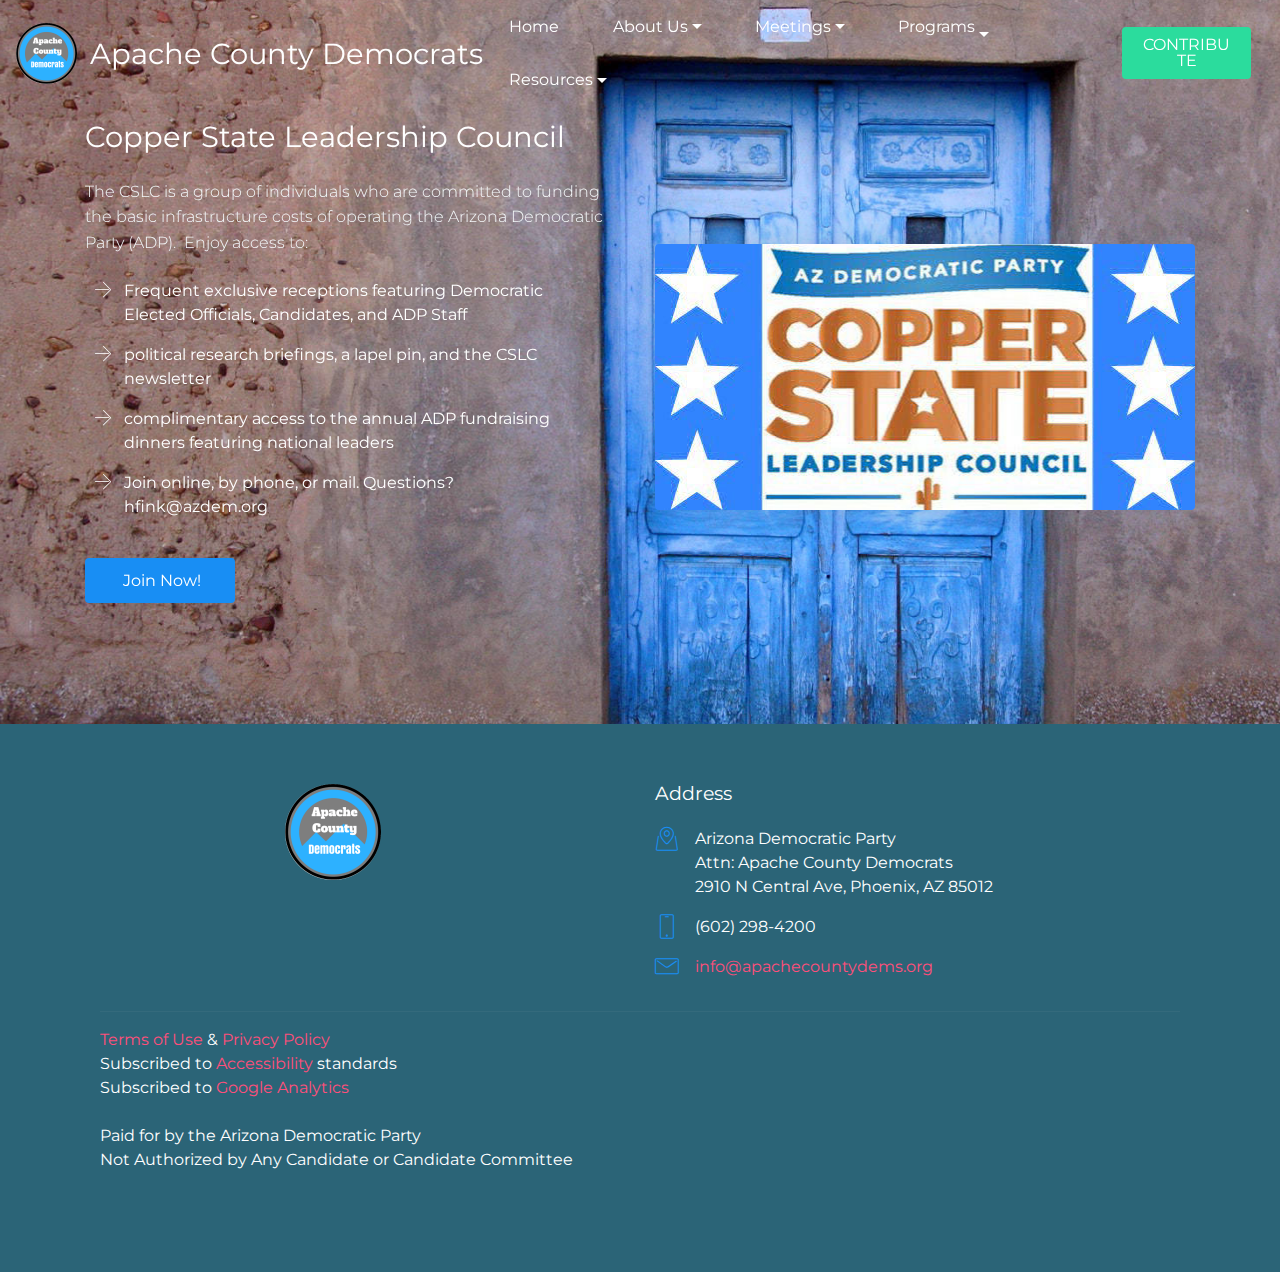
<file: page7.html>
<!DOCTYPE html>
<html >
<head>
  <!-- Site made with Mobirise Website Builder v4.6.6, https://mobirise.com -->
  <meta charset="UTF-8">
  <meta http-equiv="X-UA-Compatible" content="IE=edge">
  <meta name="generator" content="Mobirise v4.6.6, mobirise.com">
  <meta name="viewport" content="width=device-width, initial-scale=1, minimum-scale=1">
  <link rel="shortcut icon" href="assets/images/cutmypic-10-122x122.png" type="image/x-icon">
  <meta name="description" content="">
  <title>Copper State Leaders Coucil </title>
  <link rel="stylesheet" href="assets/web/assets/mobirise-icons/mobirise-icons.css">
  <link rel="stylesheet" href="assets/tether/tether.min.css">
  <link rel="stylesheet" href="assets/bootstrap/css/bootstrap.min.css">
  <link rel="stylesheet" href="assets/bootstrap/css/bootstrap-grid.min.css">
  <link rel="stylesheet" href="assets/bootstrap/css/bootstrap-reboot.min.css">
  <link rel="stylesheet" href="assets/soundcloud-plugin/style.css">
  <link rel="stylesheet" href="assets/dropdown/css/style.css">
  <link rel="stylesheet" href="assets/socicon/css/styles.css">
  <link rel="stylesheet" href="assets/theme/css/style.css">
  <link rel="stylesheet" href="assets/mobirise/css/mbr-additional.css" type="text/css">
  
  
  
</head>
<body>
  <section class="menu cid-qNhkv00cXg" once="menu" id="menu2-25">

    
    

    <nav class="navbar navbar-dropdown navbar-fixed-top navbar-expand-lg">
        <div class="navbar-brand">
            <span class="navbar-logo">
                <a href="index.html">
                    <img src="assets/images/cutmypic-10-122x122.png" alt="Mobirise" title="" style="height: 3.8rem;">
                </a>
            </span>
            <span class="navbar-caption-wrap"><a class="navbar-caption text-white display-2" href="index.html">
                    Apache County Democrats</a></span>
        </div>
        <button class="navbar-toggler" type="button" data-toggle="collapse" data-target="#navbarSupportedContent" aria-controls="navbarNavAltMarkup" aria-expanded="false" aria-label="Toggle navigation">
            <div class="hamburger">
                <span></span>
                <span></span>
                <span></span>
                <span></span>
            </div>
        </button>
      <div class="collapse navbar-collapse" id="navbarSupportedContent">
            <ul class="navbar-nav nav-dropdown" data-app-modern-menu="true"><li class="nav-item">
                    <a class="nav-link link text-white display-4" href="index.html">
                        Home
                    </a>
                </li>
                <li class="nav-item dropdown open">
                    <a class="nav-link link dropdown-toggle text-white display-4" href="https://mobirise.com" data-toggle="dropdown-submenu" aria-expanded="true">
                        About Us
                    </a><div class="dropdown-menu"><a class="dropdown-item text-white display-4" href="page2.html" aria-expanded="false">Mission</a><a class="dropdown-item text-white display-4" href="page3.html">Apache County Bylaws</a><a class="dropdown-item text-white display-4" href="page4.html" aria-expanded="false">Apache County Executive Board</a><a class="dropdown-item text-white display-4" href="http://www.azdem.org/adopted-resolutions-platform" aria-expanded="false" target="_blank">Arizona Democrats Platform</a><a class="text-white dropdown-item display-4" href="page6.html" aria-expanded="false">Staff</a></div>
                </li><li class="nav-item dropdown"><a class="nav-link link dropdown-toggle text-white display-4" href="https://mobirise.com" data-toggle="dropdown-submenu" aria-expanded="false">
                        Meetings</a><div class="dropdown-menu"><a class="dropdown-item text-white display-4" href="page8.html" aria-expanded="false">County Committee Meetings</a><a class="dropdown-item text-white display-4" href="http://www.azdem.org/state-committee" target="_blank">Statecommittee Meetings</a><a class="text-white dropdown-item display-4" href="page8.html" aria-expanded="false">Registered Democratic Clubs</a><a class="text-white dropdown-item display-4" href="page11.html" aria-expanded="true">ADP Calendar</a></div></li><li class="nav-item dropdown">
                    <a class="nav-link link dropdown-toggle text-white display-4" href="https://mobirise.com" data-toggle="dropdown-submenu" aria-expanded="false">
                        Programs<br><br></a><div class="dropdown-menu"><a class="dropdown-item text-white display-4" href="https://sites.google.com/azdem.org/academy/home" target="_blank">ADP Academy</a><a class="dropdown-item text-white display-4" href="page8.html" aria-expanded="false">Precinct Committee</a><a class="dropdown-item text-white display-4" href="http://www.azdem.org/DemsForYou" aria-expanded="false" target="_blank">DemCares - Community Volunteers<br></a><a class="text-white dropdown-item display-4" href="page7.html" aria-expanded="false">Copper State Leadership Council</a></div>
                </li><li class="nav-item dropdown"><a class="nav-link link text-white dropdown-toggle display-4" href="http://www.azdem.org/candidates-elected-officials-0" aria-expanded="false" target="_blank" data-toggle="dropdown-submenu">Resources</a><div class="dropdown-menu"><a class="text-white dropdown-item display-4" href="http://www.azdem.org/candidates-elected-officials-0" aria-expanded="false" target="_blank">Candidates &amp; Elected Officials</a><a class="text-white dropdown-item display-4" href="https://servicearizona.com/voterRegistration?popularclick" aria-expanded="false" target="_blank">Register to Vote</a></div></li></ul>
            
            <div class="navbar-buttons mbr-section-btn"><a class="btn btn-sm btn-secondary display-4" href="https://mobirise.com">
                    CONTRIBUTE</a></div>
      </div>
    </nav>
</section>

<section class="features7 cid-qNk63UNI68 mbr-parallax-background" id="features7-28">
    

    

    <div class="container">
        <div class="row main-row">
            <div class="text-content mb-4 col-lg-6">
                <h2 class="mb-4 mbr-fonts-style mbr-section-title display-2">Copper State Leadership Council</h2>
                <h3 class="mbr-fonts-style mbr-text align-left mbr-light display-7">The CSLC is a group of individuals who are committed to funding the basic infrastructure costs of operating the Arizona Democratic Party (ADP). &nbsp;Enjoy access to:</h3>
                <div class="list counter-container col-12  mbr-fonts-style mbr-black display-7">
                    <ul>
                        <li>Frequent exclusive receptions featuring Democratic Elected Officials, Candidates, and ADP Staff</li>
                        <li>political research briefings, a lapel pin, and the CSLC newsletter</li>
                        <li>complimentary access to the annual ADP fundraising dinners featuring national leaders</li><li>Join online, by phone, or mail. Questions? hfink@azdem.org</li>
                    </ul>
                </div>
                <div class="mbr-section-btn align-left pt-3"><a class="btn btn-md btn-info display-4" href="https://secure.actblue.com/contribute/page/cslc" target="_blank">&nbsp;Join Now!</a></div>
            </div>
     
            <div class="mbr-figure col-lg-6">
                <img src="assets/images/cslc-logo-slider-image-541x266.jpg" alt="Mobirise" title="">
            </div>

        </div>
    </div>
</section>

<section class="footer1 cid-qNhJjXFU63" id="footer1-26">

    

    

    <div class="container">
        <div class="media-container-row content text-white">
            <div class="col-12 col-lg-4 col-md-6">
                <div class="media-wrap">
                    <a href="index.html">
                        <img src="assets/images/cutmypic-10-192x192.png" alt="Mobirise" title="">
                    </a>
                </div>
                <p class="mbr-fonts-style mbr-black logo-subtitle display-7"></p>
            </div>
            <div class="col-12 col-lg-3 mbr-fonts-style mbr-black col-lg-4 col-md-6">
                <h5 class="pb-3 column-title display-5">
                    Address
                </h5>
                <div class="contact-list display-7">
                    
                    
                <div class="list-item">
                        <span class="mbr-iconfont mbri-map-pin"></span>
                        <p>Arizona Democratic Party<br>Attn: Apache County Democrats<br>2910 N Central Ave, Phoenix, AZ 85012</p>
                    </div><div class="list-item">
                        <span class="mbr-iconfont mbri-mobile"></span>
                        <p>(602) 298-4200<br></p>
                    </div><div class="list-item">
                        <span class="mbr-iconfont mbri-letter"></span>
                        <p><a href="page1.html">info@apachecountydems.org</a><br></p>
                    </div></div>
            </div>
            
            
        </div>

        <div class="footer-lower">
            <div class="media-container-row">
                <div class="col-sm-12">
                    <hr>
                </div>
            </div>
            <div class="media-container-row mbr-black">
                <div class="col-sm-6 copyright">
                    <p class="mbr-fonts-style display-7"><a href="page12.html">Terms of Use</a> &amp; <a href="page5.html">Privacy Policy</a><br>Subscribed to&nbsp;<a href="page10.html">Accessibility</a>&nbsp;standards<br>Subscribed to <a href="https://www.google.com/analytics/analytics/#?modal_active=none" target="_blank">Google Analytics</a><a href="page5.html"><br></a><br>Paid for by the Arizona Democratic Party
<br>Not Authorized by Any Candidate or Candidate Committee
<br><br>
                    </p>
                </div>
                <div class="col-md-6">
                    
                </div>
            </div>
        </div>
    </div>
</section>


  <script src="assets/web/assets/jquery/jquery.min.js"></script>
  <script src="assets/popper/popper.min.js"></script>
  <script src="assets/tether/tether.min.js"></script>
  <script src="assets/bootstrap/js/bootstrap.min.js"></script>
  <script src="assets/smoothscroll/smooth-scroll.js"></script>
  <script src="assets/parallax/jarallax.min.js"></script>
  <script src="assets/dropdown/js/script.min.js"></script>
  <script src="assets/touch-swipe/jquery.touch-swipe.min.js"></script>
  <script src="assets/theme/js/script.js"></script>
  
  
</body>
</html>
</file>
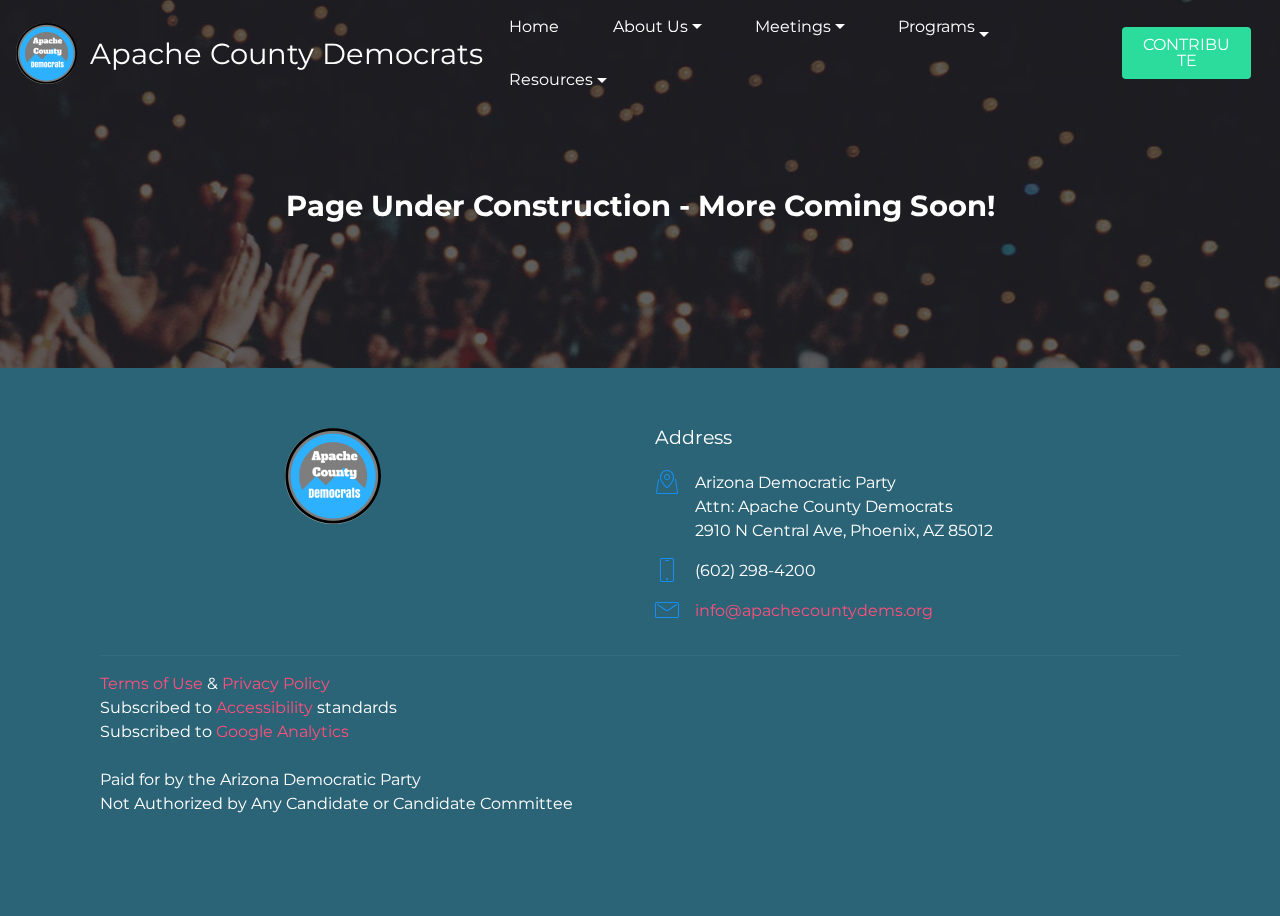
<file: page8.html>
<!DOCTYPE html>
<html >
<head>
  <!-- Site made with Mobirise Website Builder v4.6.6, https://mobirise.com -->
  <meta charset="UTF-8">
  <meta http-equiv="X-UA-Compatible" content="IE=edge">
  <meta name="generator" content="Mobirise v4.6.6, mobirise.com">
  <meta name="viewport" content="width=device-width, initial-scale=1, minimum-scale=1">
  <link rel="shortcut icon" href="assets/images/cutmypic-10-122x122.png" type="image/x-icon">
  <meta name="description" content="">
  <title>Coming Soon (Blank formated Page)</title>
  <link rel="stylesheet" href="assets/web/assets/mobirise-icons/mobirise-icons.css">
  <link rel="stylesheet" href="assets/tether/tether.min.css">
  <link rel="stylesheet" href="assets/bootstrap/css/bootstrap.min.css">
  <link rel="stylesheet" href="assets/bootstrap/css/bootstrap-grid.min.css">
  <link rel="stylesheet" href="assets/bootstrap/css/bootstrap-reboot.min.css">
  <link rel="stylesheet" href="assets/soundcloud-plugin/style.css">
  <link rel="stylesheet" href="assets/dropdown/css/style.css">
  <link rel="stylesheet" href="assets/socicon/css/styles.css">
  <link rel="stylesheet" href="assets/theme/css/style.css">
  <link rel="stylesheet" href="assets/mobirise/css/mbr-additional.css" type="text/css">
  
  
  
</head>
<body>
  <section class="menu cid-qNhkv00cXg" once="menu" id="menu2-2a">

    
    

    <nav class="navbar navbar-dropdown navbar-fixed-top navbar-expand-lg">
        <div class="navbar-brand">
            <span class="navbar-logo">
                <a href="index.html">
                    <img src="assets/images/cutmypic-10-122x122.png" alt="Mobirise" title="" style="height: 3.8rem;">
                </a>
            </span>
            <span class="navbar-caption-wrap"><a class="navbar-caption text-white display-2" href="index.html">
                    Apache County Democrats</a></span>
        </div>
        <button class="navbar-toggler" type="button" data-toggle="collapse" data-target="#navbarSupportedContent" aria-controls="navbarNavAltMarkup" aria-expanded="false" aria-label="Toggle navigation">
            <div class="hamburger">
                <span></span>
                <span></span>
                <span></span>
                <span></span>
            </div>
        </button>
      <div class="collapse navbar-collapse" id="navbarSupportedContent">
            <ul class="navbar-nav nav-dropdown" data-app-modern-menu="true"><li class="nav-item">
                    <a class="nav-link link text-white display-4" href="index.html">
                        Home
                    </a>
                </li>
                <li class="nav-item dropdown open">
                    <a class="nav-link link dropdown-toggle text-white display-4" href="https://mobirise.com" data-toggle="dropdown-submenu" aria-expanded="true">
                        About Us
                    </a><div class="dropdown-menu"><a class="dropdown-item text-white display-4" href="page2.html" aria-expanded="false">Mission</a><a class="dropdown-item text-white display-4" href="page3.html">Apache County Bylaws</a><a class="dropdown-item text-white display-4" href="page4.html" aria-expanded="false">Apache County Executive Board</a><a class="dropdown-item text-white display-4" href="http://www.azdem.org/adopted-resolutions-platform" aria-expanded="false" target="_blank">Arizona Democrats Platform</a><a class="text-white dropdown-item display-4" href="page6.html" aria-expanded="false">Staff</a></div>
                </li><li class="nav-item dropdown"><a class="nav-link link dropdown-toggle text-white display-4" href="https://mobirise.com" data-toggle="dropdown-submenu" aria-expanded="false">
                        Meetings</a><div class="dropdown-menu"><a class="dropdown-item text-white display-4" href="page8.html" aria-expanded="false">County Committee Meetings</a><a class="dropdown-item text-white display-4" href="http://www.azdem.org/state-committee" target="_blank">Statecommittee Meetings</a><a class="text-white dropdown-item display-4" href="page8.html" aria-expanded="false">Registered Democratic Clubs</a><a class="text-white dropdown-item display-4" href="page11.html" aria-expanded="true">ADP Calendar</a></div></li><li class="nav-item dropdown">
                    <a class="nav-link link dropdown-toggle text-white display-4" href="https://mobirise.com" data-toggle="dropdown-submenu" aria-expanded="false">
                        Programs<br><br></a><div class="dropdown-menu"><a class="dropdown-item text-white display-4" href="https://sites.google.com/azdem.org/academy/home" target="_blank">ADP Academy</a><a class="dropdown-item text-white display-4" href="page8.html" aria-expanded="false">Precinct Committee</a><a class="dropdown-item text-white display-4" href="http://www.azdem.org/DemsForYou" aria-expanded="false" target="_blank">DemCares - Community Volunteers<br></a><a class="text-white dropdown-item display-4" href="page7.html" aria-expanded="false">Copper State Leadership Council</a></div>
                </li><li class="nav-item dropdown"><a class="nav-link link text-white dropdown-toggle display-4" href="http://www.azdem.org/candidates-elected-officials-0" aria-expanded="false" target="_blank" data-toggle="dropdown-submenu">Resources</a><div class="dropdown-menu"><a class="text-white dropdown-item display-4" href="http://www.azdem.org/candidates-elected-officials-0" aria-expanded="false" target="_blank">Candidates &amp; Elected Officials</a><a class="text-white dropdown-item display-4" href="https://servicearizona.com/voterRegistration?popularclick" aria-expanded="false" target="_blank">Register to Vote</a></div></li></ul>
            
            <div class="navbar-buttons mbr-section-btn"><a class="btn btn-sm btn-secondary display-4" href="https://mobirise.com">
                    CONTRIBUTE</a></div>
      </div>
    </nav>
</section>

<section class="info1 cid-qNkoonXaJN mbr-parallax-background" id="info1-2c">

    

    <div class="mbr-overlay" style="opacity: 0.7;">
    </div>

    <div class="container align-left">
        <div class="row justify-content-center">
            <div class="media-container-column col-md-10">
                <h1 class="mbr-section-title align-center pb-3 mbr-fonts-style display-2"><strong><br></strong><br><strong>Page Under Construction - More Coming Soon!</strong></h1>
                
                
            </div>
        </div>
    </div>
    
</section>

<section class="footer1 cid-qNhFIuymPV" id="footer1-2b">

    

    

    <div class="container">
        <div class="media-container-row content text-white">
            <div class="col-12 col-lg-4 col-md-6">
                <div class="media-wrap">
                    <a href="index.html">
                        <img src="assets/images/cutmypic-10-192x192.png" alt="Mobirise" title="">
                    </a>
                </div>
                <p class="mbr-fonts-style mbr-black logo-subtitle display-7"></p>
            </div>
            <div class="col-12 col-lg-3 mbr-fonts-style mbr-black col-lg-4 col-md-6">
                <h5 class="pb-3 column-title display-5">
                    Address
                </h5>
                <div class="contact-list display-7">
                    
                    
                <div class="list-item">
                        <span class="mbr-iconfont mbri-map-pin"></span>
                        <p>Arizona Democratic Party<br>Attn: Apache County Democrats<br>2910 N Central Ave, Phoenix, AZ 85012</p>
                    </div><div class="list-item">
                        <span class="mbr-iconfont mbri-mobile"></span>
                        <p>(602) 298-4200<br></p>
                    </div><div class="list-item">
                        <span class="mbr-iconfont mbri-letter"></span>
                        <p><a href="page1.html">info@apachecountydems.org</a><br></p>
                    </div></div>
            </div>
            
            
        </div>

        <div class="footer-lower">
            <div class="media-container-row">
                <div class="col-sm-12">
                    <hr>
                </div>
            </div>
            <div class="media-container-row mbr-black">
                <div class="col-sm-6 copyright">
                    <p class="mbr-fonts-style display-7"><a href="page12.html">Terms of Use</a> &amp; <a href="page5.html">Privacy Policy</a><br>Subscribed to&nbsp;<a href="page10.html">Accessibility</a>&nbsp;standards<br>Subscribed to <a href="https://www.google.com/analytics/analytics/#?modal_active=none" target="_blank">Google Analytics</a><a href="page5.html"><br></a><br>Paid for by the Arizona Democratic Party
<br>Not Authorized by Any Candidate or Candidate Committee
<br><br>
                    </p>
                </div>
                <div class="col-md-6">
                    
                </div>
            </div>
        </div>
    </div>
</section>


  <script src="assets/web/assets/jquery/jquery.min.js"></script>
  <script src="assets/popper/popper.min.js"></script>
  <script src="assets/tether/tether.min.js"></script>
  <script src="assets/bootstrap/js/bootstrap.min.js"></script>
  <script src="assets/smoothscroll/smooth-scroll.js"></script>
  <script src="assets/parallax/jarallax.min.js"></script>
  <script src="assets/dropdown/js/script.min.js"></script>
  <script src="assets/touch-swipe/jquery.touch-swipe.min.js"></script>
  <script src="assets/theme/js/script.js"></script>
  
  
</body>
</html>
</file>
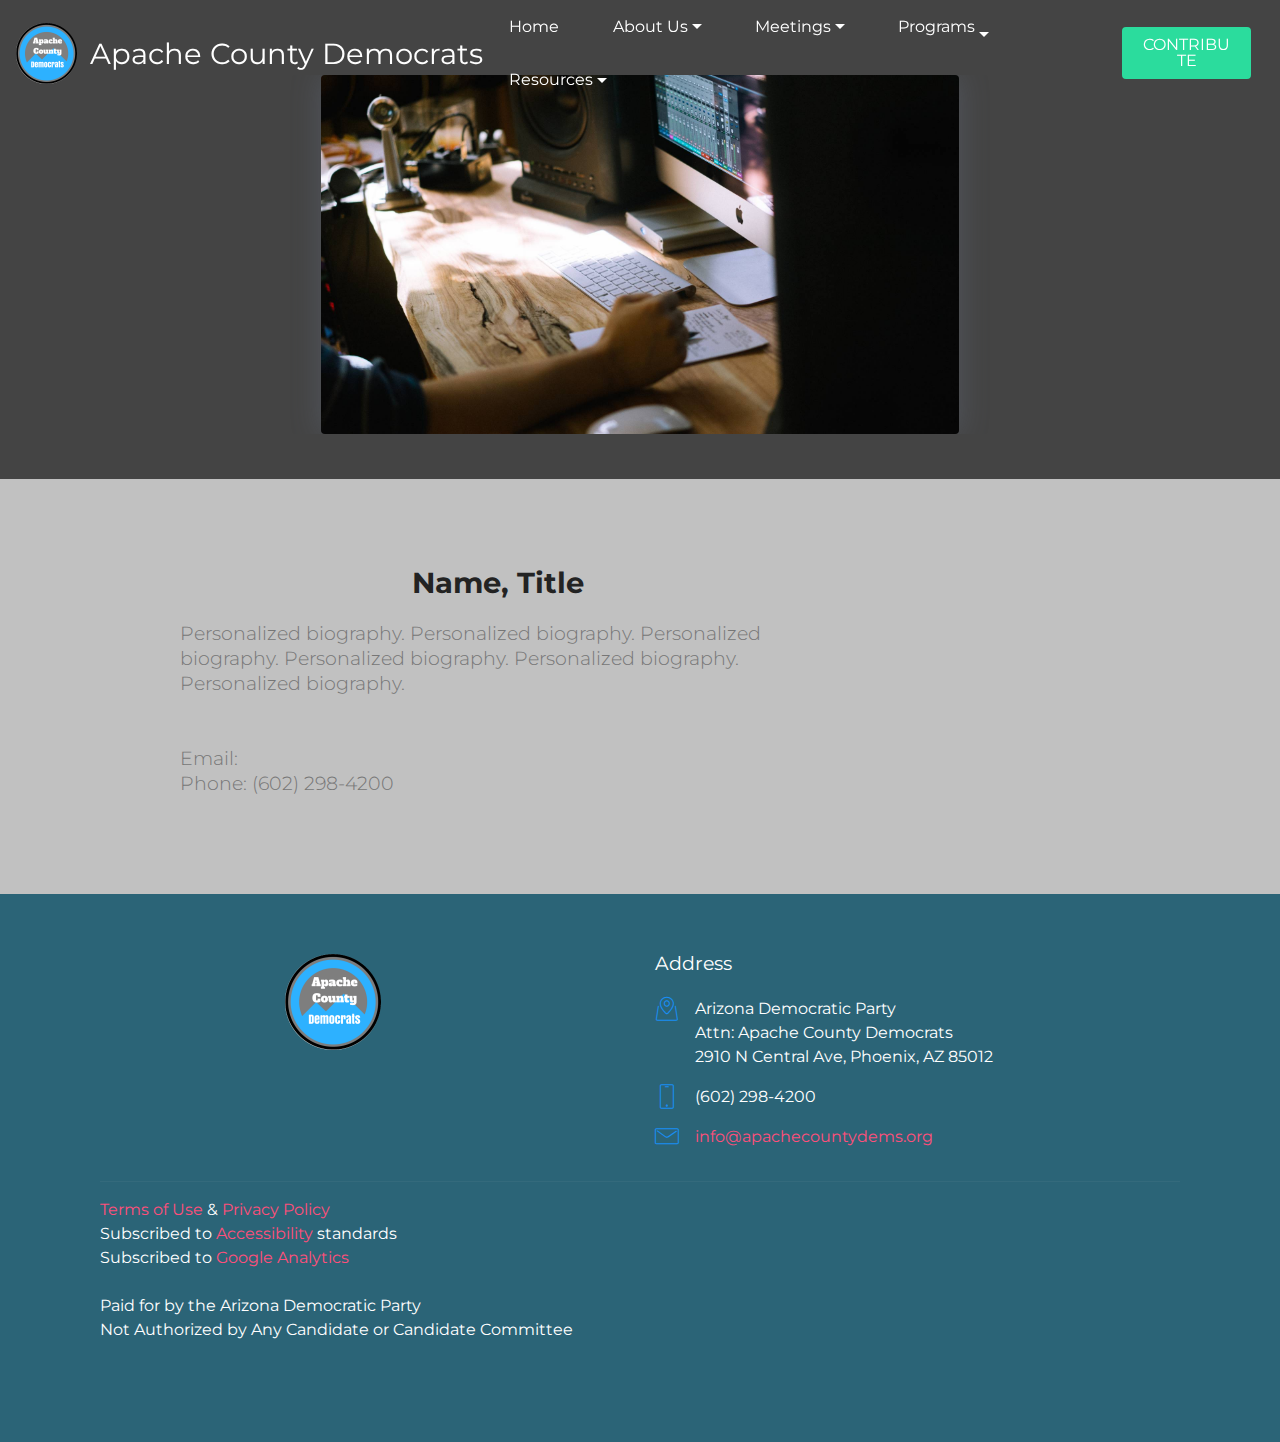
<file: page9.html>
<!DOCTYPE html>
<html >
<head>
  <!-- Site made with Mobirise Website Builder v4.6.6, https://mobirise.com -->
  <meta charset="UTF-8">
  <meta http-equiv="X-UA-Compatible" content="IE=edge">
  <meta name="generator" content="Mobirise v4.6.6, mobirise.com">
  <meta name="viewport" content="width=device-width, initial-scale=1, minimum-scale=1">
  <link rel="shortcut icon" href="assets/images/cutmypic-10-122x122.png" type="image/x-icon">
  <meta name="description" content="">
  <title>Individual Board Bio</title>
  <link rel="stylesheet" href="assets/web/assets/mobirise-icons/mobirise-icons.css">
  <link rel="stylesheet" href="assets/tether/tether.min.css">
  <link rel="stylesheet" href="assets/bootstrap/css/bootstrap.min.css">
  <link rel="stylesheet" href="assets/bootstrap/css/bootstrap-grid.min.css">
  <link rel="stylesheet" href="assets/bootstrap/css/bootstrap-reboot.min.css">
  <link rel="stylesheet" href="assets/soundcloud-plugin/style.css">
  <link rel="stylesheet" href="assets/socicon/css/styles.css">
  <link rel="stylesheet" href="assets/dropdown/css/style.css">
  <link rel="stylesheet" href="assets/theme/css/style.css">
  <link rel="stylesheet" href="assets/mobirise/css/mbr-additional.css" type="text/css">
  
  
  
</head>
<body>
  <section class="menu cid-qNhkv00cXg" once="menu" id="menu2-2d">

    
    

    <nav class="navbar navbar-dropdown navbar-fixed-top navbar-expand-lg">
        <div class="navbar-brand">
            <span class="navbar-logo">
                <a href="index.html">
                    <img src="assets/images/cutmypic-10-122x122.png" alt="Mobirise" title="" style="height: 3.8rem;">
                </a>
            </span>
            <span class="navbar-caption-wrap"><a class="navbar-caption text-white display-2" href="index.html">
                    Apache County Democrats</a></span>
        </div>
        <button class="navbar-toggler" type="button" data-toggle="collapse" data-target="#navbarSupportedContent" aria-controls="navbarNavAltMarkup" aria-expanded="false" aria-label="Toggle navigation">
            <div class="hamburger">
                <span></span>
                <span></span>
                <span></span>
                <span></span>
            </div>
        </button>
      <div class="collapse navbar-collapse" id="navbarSupportedContent">
            <ul class="navbar-nav nav-dropdown" data-app-modern-menu="true"><li class="nav-item">
                    <a class="nav-link link text-white display-4" href="index.html">
                        Home
                    </a>
                </li>
                <li class="nav-item dropdown open">
                    <a class="nav-link link dropdown-toggle text-white display-4" href="https://mobirise.com" data-toggle="dropdown-submenu" aria-expanded="true">
                        About Us
                    </a><div class="dropdown-menu"><a class="dropdown-item text-white display-4" href="page2.html" aria-expanded="false">Mission</a><a class="dropdown-item text-white display-4" href="page3.html">Apache County Bylaws</a><a class="dropdown-item text-white display-4" href="page4.html" aria-expanded="false">Apache County Executive Board</a><a class="dropdown-item text-white display-4" href="http://www.azdem.org/adopted-resolutions-platform" aria-expanded="false" target="_blank">Arizona Democrats Platform</a><a class="text-white dropdown-item display-4" href="page6.html" aria-expanded="false">Staff</a></div>
                </li><li class="nav-item dropdown"><a class="nav-link link dropdown-toggle text-white display-4" href="https://mobirise.com" data-toggle="dropdown-submenu" aria-expanded="false">
                        Meetings</a><div class="dropdown-menu"><a class="dropdown-item text-white display-4" href="page8.html" aria-expanded="false">County Committee Meetings</a><a class="dropdown-item text-white display-4" href="http://www.azdem.org/state-committee" target="_blank">Statecommittee Meetings</a><a class="text-white dropdown-item display-4" href="page8.html" aria-expanded="false">Registered Democratic Clubs</a><a class="text-white dropdown-item display-4" href="page11.html" aria-expanded="true">ADP Calendar</a></div></li><li class="nav-item dropdown">
                    <a class="nav-link link dropdown-toggle text-white display-4" href="https://mobirise.com" data-toggle="dropdown-submenu" aria-expanded="false">
                        Programs<br><br></a><div class="dropdown-menu"><a class="dropdown-item text-white display-4" href="https://sites.google.com/azdem.org/academy/home" target="_blank">ADP Academy</a><a class="dropdown-item text-white display-4" href="page8.html" aria-expanded="false">Precinct Committee</a><a class="dropdown-item text-white display-4" href="http://www.azdem.org/DemsForYou" aria-expanded="false" target="_blank">DemCares - Community Volunteers<br></a><a class="text-white dropdown-item display-4" href="page7.html" aria-expanded="false">Copper State Leadership Council</a></div>
                </li><li class="nav-item dropdown"><a class="nav-link link text-white dropdown-toggle display-4" href="http://www.azdem.org/candidates-elected-officials-0" aria-expanded="false" target="_blank" data-toggle="dropdown-submenu">Resources</a><div class="dropdown-menu"><a class="text-white dropdown-item display-4" href="http://www.azdem.org/candidates-elected-officials-0" aria-expanded="false" target="_blank">Candidates &amp; Elected Officials</a><a class="text-white dropdown-item display-4" href="https://servicearizona.com/voterRegistration?popularclick" aria-expanded="false" target="_blank">Register to Vote</a></div></li></ul>
            
            <div class="navbar-buttons mbr-section-btn"><a class="btn btn-sm btn-secondary display-4" href="https://mobirise.com">
                    CONTRIBUTE</a></div>
      </div>
    </nav>
</section>

<section class="image3 cid-qNkvTbAfIk" id="image3-2h">
    <!-- Block parameters controls (Blue "Gear" panel) -->
    
    <!-- End block parameters -->
    
    <figure class="mbr-figure container-fluid">
        <div class="image-block" style="width: 51%;">
            <img src="assets/images/background7.jpg">
            
        </div>
    </figure>
</section>

<section class="mbr-section info3 cid-qNksBN3HNz" id="info3-2g">

    

    
    <div class="container">
        <div class="row justify-content-center content-row">
            <div class="media-container-column title col-12 col-lg-7 col-md-6">
                <h2 class="align-left mbr-bold mbr-fonts-style pb-3 display-2">
                    Name, Title</h2>
                <h3 class="mbr-section-subtitle align-left mbr-light mbr-fonts-style display-5">
                    Personalized biography. Personalized biography. Personalized biography. Personalized biography. Personalized biography. Personalized biography.<br><br><br>Email:&nbsp;<br>Phone: (602) 298-4200</h3>
            </div>
            <div class="media-container-column col-12 col-lg-3 col-md-4">
                
            </div>
        </div>
    </div>
</section>

<section class="footer1 cid-qNhJjXFU63" id="footer1-2e">

    

    

    <div class="container">
        <div class="media-container-row content text-white">
            <div class="col-12 col-lg-4 col-md-6">
                <div class="media-wrap">
                    <a href="index.html">
                        <img src="assets/images/cutmypic-10-192x192.png" alt="Mobirise" title="">
                    </a>
                </div>
                <p class="mbr-fonts-style mbr-black logo-subtitle display-7"></p>
            </div>
            <div class="col-12 col-lg-3 mbr-fonts-style mbr-black col-lg-4 col-md-6">
                <h5 class="pb-3 column-title display-5">
                    Address
                </h5>
                <div class="contact-list display-7">
                    
                    
                <div class="list-item">
                        <span class="mbr-iconfont mbri-map-pin"></span>
                        <p>Arizona Democratic Party<br>Attn: Apache County Democrats<br>2910 N Central Ave, Phoenix, AZ 85012</p>
                    </div><div class="list-item">
                        <span class="mbr-iconfont mbri-mobile"></span>
                        <p>(602) 298-4200<br></p>
                    </div><div class="list-item">
                        <span class="mbr-iconfont mbri-letter"></span>
                        <p><a href="page1.html">info@apachecountydems.org</a><br></p>
                    </div></div>
            </div>
            
            
        </div>

        <div class="footer-lower">
            <div class="media-container-row">
                <div class="col-sm-12">
                    <hr>
                </div>
            </div>
            <div class="media-container-row mbr-black">
                <div class="col-sm-6 copyright">
                    <p class="mbr-fonts-style display-7"><a href="page12.html">Terms of Use</a> &amp; <a href="page5.html">Privacy Policy</a><br>Subscribed to&nbsp;<a href="page10.html">Accessibility</a>&nbsp;standards<br>Subscribed to <a href="https://www.google.com/analytics/analytics/#?modal_active=none" target="_blank">Google Analytics</a><a href="page5.html"><br></a><br>Paid for by the Arizona Democratic Party
<br>Not Authorized by Any Candidate or Candidate Committee
<br><br>
                    </p>
                </div>
                <div class="col-md-6">
                    
                </div>
            </div>
        </div>
    </div>
</section>


  <script src="assets/web/assets/jquery/jquery.min.js"></script>
  <script src="assets/popper/popper.min.js"></script>
  <script src="assets/tether/tether.min.js"></script>
  <script src="assets/bootstrap/js/bootstrap.min.js"></script>
  <script src="assets/touch-swipe/jquery.touch-swipe.min.js"></script>
  <script src="assets/dropdown/js/script.min.js"></script>
  <script src="assets/smoothscroll/smooth-scroll.js"></script>
  <script src="assets/theme/js/script.js"></script>
  
  
</body>
</html>
</file>
<file: assets/web/assets/mobirise-icons/mobirise-icons.css>
@font-face {
  font-family: 'MobiriseIcons';
  src:  url('mobirise-icons.eot?spat4u');
  src:  url('mobirise-icons.eot?spat4u#iefix') format('embedded-opentype'),
    url('mobirise-icons.ttf?spat4u') format('truetype'),
    url('mobirise-icons.woff?spat4u') format('woff'),
    url('mobirise-icons.svg?spat4u#MobiriseIcons') format('svg');
  font-weight: normal;
  font-style: normal;
}

[class^="mbri-"], [class*=" mbri-"] {
  /* use !important to prevent issues with browser extensions that change fonts */
  font-family: MobiriseIcons !important;
  speak: none;
  font-style: normal;
  font-weight: normal;
  font-variant: normal;
  text-transform: none;
  line-height: 1;

  /* Better Font Rendering =========== */
  -webkit-font-smoothing: antialiased;
  -moz-osx-font-smoothing: grayscale;
}

.mbri-add-submenu:before {
  content: "\e900";
}
.mbri-alert:before {
  content: "\e901";
}
.mbri-align-center:before {
  content: "\e902";
}
.mbri-align-justify:before {
  content: "\e903";
}
.mbri-align-left:before {
  content: "\e904";
}
.mbri-align-right:before {
  content: "\e905";
}
.mbri-android:before {
  content: "\e906";
}
.mbri-apple:before {
  content: "\e907";
}
.mbri-arrow-down:before {
  content: "\e908";
}
.mbri-arrow-next:before {
  content: "\e909";
}
.mbri-arrow-prev:before {
  content: "\e90a";
}
.mbri-arrow-up:before {
  content: "\e90b";
}
.mbri-bold:before {
  content: "\e90c";
}
.mbri-bookmark:before {
  content: "\e90d";
}
.mbri-bootstrap:before {
  content: "\e90e";
}
.mbri-briefcase:before {
  content: "\e90f";
}
.mbri-browse:before {
  content: "\e910";
}
.mbri-bulleted-list:before {
  content: "\e911";
}
.mbri-calendar:before {
  content: "\e912";
}
.mbri-camera:before {
  content: "\e913";
}
.mbri-cart-add:before {
  content: "\e914";
}
.mbri-cart-full:before {
  content: "\e915";
}
.mbri-cash:before {
  content: "\e916";
}
.mbri-change-style:before {
  content: "\e917";
}
.mbri-chat:before {
  content: "\e918";
}
.mbri-clock:before {
  content: "\e919";
}
.mbri-close:before {
  content: "\e91a";
}
.mbri-cloud:before {
  content: "\e91b";
}
.mbri-code:before {
  content: "\e91c";
}
.mbri-contact-form:before {
  content: "\e91d";
}
.mbri-credit-card:before {
  content: "\e91e";
}
.mbri-cursor-click:before {
  content: "\e91f";
}
.mbri-cust-feedback:before {
  content: "\e920";
}
.mbri-database:before {
  content: "\e921";
}
.mbri-delivery:before {
  content: "\e922";
}
.mbri-desktop:before {
  content: "\e923";
}
.mbri-devices:before {
  content: "\e924";
}
.mbri-down:before {
  content: "\e925";
}
.mbri-download:before {
  content: "\e989";
}
.mbri-drag-n-drop:before {
  content: "\e927";
}
.mbri-drag-n-drop2:before {
  content: "\e928";
}
.mbri-edit:before {
  content: "\e929";
}
.mbri-edit2:before {
  content: "\e92a";
}
.mbri-error:before {
  content: "\e92b";
}
.mbri-extension:before {
  content: "\e92c";
}
.mbri-features:before {
  content: "\e92d";
}
.mbri-file:before {
  content: "\e92e";
}
.mbri-flag:before {
  content: "\e92f";
}
.mbri-folder:before {
  content: "\e930";
}
.mbri-gift:before {
  content: "\e931";
}
.mbri-github:before {
  content: "\e932";
}
.mbri-globe:before {
  content: "\e933";
}
.mbri-globe-2:before {
  content: "\e934";
}
.mbri-growing-chart:before {
  content: "\e935";
}
.mbri-hearth:before {
  content: "\e936";
}
.mbri-help:before {
  content: "\e937";
}
.mbri-home:before {
  content: "\e938";
}
.mbri-hot-cup:before {
  content: "\e939";
}
.mbri-idea:before {
  content: "\e93a";
}
.mbri-image-gallery:before {
  content: "\e93b";
}
.mbri-image-slider:before {
  content: "\e93c";
}
.mbri-info:before {
  content: "\e93d";
}
.mbri-italic:before {
  content: "\e93e";
}
.mbri-key:before {
  content: "\e93f";
}
.mbri-laptop:before {
  content: "\e940";
}
.mbri-layers:before {
  content: "\e941";
}
.mbri-left-right:before {
  content: "\e942";
}
.mbri-left:before {
  content: "\e943";
}
.mbri-letter:before {
  content: "\e944";
}
.mbri-like:before {
  content: "\e945";
}
.mbri-link:before {
  content: "\e946";
}
.mbri-lock:before {
  content: "\e947";
}
.mbri-login:before {
  content: "\e948";
}
.mbri-logout:before {
  content: "\e949";
}
.mbri-magic-stick:before {
  content: "\e94a";
}
.mbri-map-pin:before {
  content: "\e94b";
}
.mbri-menu:before {
  content: "\e94c";
}
.mbri-mobile:before {
  content: "\e94d";
}
.mbri-mobile2:before {
  content: "\e94e";
}
.mbri-mobirise:before {
  content: "\e94f";
}
.mbri-more-horizontal:before {
  content: "\e950";
}
.mbri-more-vertical:before {
  content: "\e951";
}
.mbri-music:before {
  content: "\e952";
}
.mbri-new-file:before {
  content: "\e953";
}
.mbri-numbered-list:before {
  content: "\e954";
}
.mbri-opened-folder:before {
  content: "\e955";
}
.mbri-pages:before {
  content: "\e956";
}
.mbri-paper-plane:before {
  content: "\e957";
}
.mbri-paperclip:before {
  content: "\e958";
}
.mbri-photo:before {
  content: "\e959";
}
.mbri-photos:before {
  content: "\e95a";
}
.mbri-pin:before {
  content: "\e95b";
}
.mbri-play:before {
  content: "\e95c";
}
.mbri-plus:before {
  content: "\e95d";
}
.mbri-preview:before {
  content: "\e95e";
}
.mbri-print:before {
  content: "\e95f";
}
.mbri-protect:before {
  content: "\e960";
}
.mbri-question:before {
  content: "\e961";
}
.mbri-quote-left:before {
  content: "\e962";
}
.mbri-quote-right:before {
  content: "\e963";
}
.mbri-refresh:before {
  content: "\e964";
}
.mbri-responsive:before {
  content: "\e965";
}
.mbri-right:before {
  content: "\e966";
}
.mbri-rocket:before {
  content: "\e967";
}
.mbri-sad-face:before {
  content: "\e968";
}
.mbri-sale:before {
  content: "\e969";
}
.mbri-save:before {
  content: "\e96a";
}
.mbri-search:before {
  content: "\e96b";
}
.mbri-setting:before {
  content: "\e96c";
}
.mbri-setting2:before {
  content: "\e96d";
}
.mbri-setting3:before {
  content: "\e96e";
}
.mbri-share:before {
  content: "\e96f";
}
.mbri-shopping-bag:before {
  content: "\e970";
}
.mbri-shopping-basket:before {
  content: "\e971";
}
.mbri-shopping-cart:before {
  content: "\e972";
}
.mbri-sites:before {
  content: "\e973";
}
.mbri-smile-face:before {
  content: "\e974";
}
.mbri-speed:before {
  content: "\e975";
}
.mbri-star:before {
  content: "\e976";
}
.mbri-success:before {
  content: "\e977";
}
.mbri-sun:before {
  content: "\e978";
}
.mbri-sun2:before {
  content: "\e979";
}
.mbri-tablet:before {
  content: "\e97a";
}
.mbri-tablet-vertical:before {
  content: "\e97b";
}
.mbri-target:before {
  content: "\e97c";
}
.mbri-timer:before {
  content: "\e97d";
}
.mbri-to-ftp:before {
  content: "\e97e";
}
.mbri-to-local-drive:before {
  content: "\e97f";
}
.mbri-touch-swipe:before {
  content: "\e980";
}
.mbri-touch:before {
  content: "\e981";
}
.mbri-trash:before {
  content: "\e982";
}
.mbri-underline:before {
  content: "\e983";
}
.mbri-unlink:before {
  content: "\e984";
}
.mbri-unlock:before {
  content: "\e985";
}
.mbri-up-down:before {
  content: "\e986";
}
.mbri-up:before {
  content: "\e987";
}
.mbri-update:before {
  content: "\e988";
}
.mbri-upload:before {
 content: "\e926"; 
}
.mbri-user:before {
  content: "\e98a";
}
.mbri-user2:before {
  content: "\e98b";
}
.mbri-users:before {
  content: "\e98c";
}
.mbri-video:before {
  content: "\e98d";
}
.mbri-video-play:before {
  content: "\e98e";
}
.mbri-watch:before {
  content: "\e98f";
}
.mbri-website-theme:before {
  content: "\e990";
}
.mbri-wifi:before {
  content: "\e991";
}
.mbri-windows:before {
  content: "\e992";
}
.mbri-zoom-out:before {
  content: "\e993";
}
.mbri-redo:before {
  content: "\e994";
}
.mbri-undo:before {
  content: "\e995";
}
</file>
<file: assets/soundcloud-plugin/style.css>
.addons-container {
  position: relative;
  margin-left: auto;
  margin-right: auto;
  padding-right: 15px;
  padding-left: 15px; }
  @media (min-width: 576px) {
    .addons-container {
      padding-right: 15px;
      padding-left: 15px; } }
  @media (min-width: 768px) {
    .addons-container {
      padding-right: 15px;
      padding-left: 15px; } }
  @media (min-width: 992px) {
    .addons-container {
      padding-right: 15px;
      padding-left: 15px; } }
  @media (min-width: 1200px) {
    .addons-container {
      padding-right: 15px;
      padding-left: 15px; } }
  @media (min-width: 576px) {
    .addons-container {
      width: 540px;
      max-width: 100%; } }
  @media (min-width: 768px) {
    .addons-container {
      width: 720px;
      max-width: 100%; } }
  @media (min-width: 992px) {
    .addons-container {
      width: 960px;
      max-width: 100%; } }
  @media (min-width: 1200px) {
    .addons-container {
      width: 1140px;
      max-width: 100%; } }

.addons-container-inner{
    position: relative;
    width: 100%;
    min-height: 1px;
    padding-right: 15px;
    padding-left: 15px;
}
@media (min-width: 567px) {
    .addons-container-inner{
        -ms-flex: 0 0 66.666667%;
        flex: 0 0 66.666667%;
        max-width: 66.666667%;
    }
}
.addons-row{
    display: flex;
    justify-content:center;
}
</file>
<file: assets/socicon/css/styles.css>
@charset "UTF-8";

@font-face {
  font-family: "socicon";
  src:url("../fonts/socicon.eot");
  src:url("../fonts/socicon.eot?#iefix") format("embedded-opentype"),
    url("../fonts/socicon.woff") format("woff"),
    url("../fonts/socicon.ttf") format("truetype"),
    url("../fonts/socicon.svg#socicon") format("svg");
  font-weight: normal;
  font-style: normal;

}

[data-icon]:before {
  font-family: "socicon" !important;
  content: attr(data-icon);
  font-style: normal !important;
  font-weight: normal !important;
  font-variant: normal !important;
  text-transform: none !important;
  speak: none;
  line-height: 1;
  -webkit-font-smoothing: antialiased;
  -moz-osx-font-smoothing: grayscale;
}

[class^="socicon-"]:before,
[class*=" socicon-"]:before {
  font-family: "socicon" !important;
  font-style: normal !important;
  font-weight: normal !important;
  font-variant: normal !important;
  text-transform: none !important;
  speak: none;
  line-height: 1;
  -webkit-font-smoothing: antialiased;
  -moz-osx-font-smoothing: grayscale;
}

.socicon-modelmayhem:before {
  content: "\e000";
}
.socicon-mixcloud:before {
  content: "\e001";
}
.socicon-drupal:before {
  content: "\e002";
}
.socicon-swarm:before {
  content: "\e003";
}
.socicon-istock:before {
  content: "\e004";
}
.socicon-yammer:before {
  content: "\e005";
}
.socicon-ello:before {
  content: "\e006";
}
.socicon-stackoverflow:before {
  content: "\e007";
}
.socicon-persona:before {
  content: "\e008";
}
.socicon-triplej:before {
  content: "\e009";
}
.socicon-houzz:before {
  content: "\e00a";
}
.socicon-rss:before {
  content: "\e00b";
}
.socicon-paypal:before {
  content: "\e00c";
}
.socicon-odnoklassniki:before {
  content: "\e00d";
}
.socicon-airbnb:before {
  content: "\e00e";
}
.socicon-periscope:before {
  content: "\e00f";
}
.socicon-outlook:before {
  content: "\e010";
}
.socicon-coderwall:before {
  content: "\e011";
}
.socicon-tripadvisor:before {
  content: "\e012";
}
.socicon-appnet:before {
  content: "\e013";
}
.socicon-goodreads:before {
  content: "\e014";
}
.socicon-tripit:before {
  content: "\e015";
}
.socicon-lanyrd:before {
  content: "\e016";
}
.socicon-slideshare:before {
  content: "\e017";
}
.socicon-buffer:before {
  content: "\e018";
}
.socicon-disqus:before {
  content: "\e019";
}
.socicon-vkontakte:before {
  content: "\e01a";
}
.socicon-whatsapp:before {
  content: "\e01b";
}
.socicon-patreon:before {
  content: "\e01c";
}
.socicon-storehouse:before {
  content: "\e01d";
}
.socicon-pocket:before {
  content: "\e01e";
}
.socicon-mail:before {
  content: "\e01f";
}
.socicon-blogger:before {
  content: "\e020";
}
.socicon-technorati:before {
  content: "\e021";
}
.socicon-reddit:before {
  content: "\e022";
}
.socicon-dribbble:before {
  content: "\e023";
}
.socicon-stumbleupon:before {
  content: "\e024";
}
.socicon-digg:before {
  content: "\e025";
}
.socicon-envato:before {
  content: "\e026";
}
.socicon-behance:before {
  content: "\e027";
}
.socicon-delicious:before {
  content: "\e028";
}
.socicon-deviantart:before {
  content: "\e029";
}
.socicon-forrst:before {
  content: "\e02a";
}
.socicon-play:before {
  content: "\e02b";
}
.socicon-zerply:before {
  content: "\e02c";
}
.socicon-wikipedia:before {
  content: "\e02d";
}
.socicon-apple:before {
  content: "\e02e";
}
.socicon-flattr:before {
  content: "\e02f";
}
.socicon-github:before {
  content: "\e030";
}
.socicon-renren:before {
  content: "\e031";
}
.socicon-friendfeed:before {
  content: "\e032";
}
.socicon-newsvine:before {
  content: "\e033";
}
.socicon-identica:before {
  content: "\e034";
}
.socicon-bebo:before {
  content: "\e035";
}
.socicon-zynga:before {
  content: "\e036";
}
.socicon-steam:before {
  content: "\e037";
}
.socicon-xbox:before {
  content: "\e038";
}
.socicon-windows:before {
  content: "\e039";
}
.socicon-qq:before {
  content: "\e03a";
}
.socicon-douban:before {
  content: "\e03b";
}
.socicon-meetup:before {
  content: "\e03c";
}
.socicon-playstation:before {
  content: "\e03d";
}
.socicon-android:before {
  content: "\e03e";
}
.socicon-snapchat:before {
  content: "\e03f";
}
.socicon-twitter:before {
  content: "\e040";
}
.socicon-facebook:before {
  content: "\e041";
}
.socicon-googleplus:before {
  content: "\e042";
}
.socicon-pinterest:before {
  content: "\e043";
}
.socicon-foursquare:before {
  content: "\e044";
}
.socicon-yahoo:before {
  content: "\e045";
}
.socicon-skype:before {
  content: "\e046";
}
.socicon-yelp:before {
  content: "\e047";
}
.socicon-feedburner:before {
  content: "\e048";
}
.socicon-linkedin:before {
  content: "\e049";
}
.socicon-viadeo:before {
  content: "\e04a";
}
.socicon-xing:before {
  content: "\e04b";
}
.socicon-myspace:before {
  content: "\e04c";
}
.socicon-soundcloud:before {
  content: "\e04d";
}
.socicon-spotify:before {
  content: "\e04e";
}
.socicon-grooveshark:before {
  content: "\e04f";
}
.socicon-lastfm:before {
  content: "\e050";
}
.socicon-youtube:before {
  content: "\e051";
}
.socicon-vimeo:before {
  content: "\e052";
}
.socicon-dailymotion:before {
  content: "\e053";
}
.socicon-vine:before {
  content: "\e054";
}
.socicon-flickr:before {
  content: "\e055";
}
.socicon-500px:before {
  content: "\e056";
}
.socicon-wordpress:before {
  content: "\e058";
}
.socicon-tumblr:before {
  content: "\e059";
}
.socicon-twitch:before {
  content: "\e05a";
}
.socicon-8tracks:before {
  content: "\e05b";
}
.socicon-amazon:before {
  content: "\e05c";
}
.socicon-icq:before {
  content: "\e05d";
}
.socicon-smugmug:before {
  content: "\e05e";
}
.socicon-ravelry:before {
  content: "\e05f";
}
.socicon-weibo:before {
  content: "\e060";
}
.socicon-baidu:before {
  content: "\e061";
}
.socicon-angellist:before {
  content: "\e062";
}
.socicon-ebay:before {
  content: "\e063";
}
.socicon-imdb:before {
  content: "\e064";
}
.socicon-stayfriends:before {
  content: "\e065";
}
.socicon-residentadvisor:before {
  content: "\e066";
}
.socicon-google:before {
  content: "\e067";
}
.socicon-yandex:before {
  content: "\e068";
}
.socicon-sharethis:before {
  content: "\e069";
}
.socicon-bandcamp:before {
  content: "\e06a";
}
.socicon-itunes:before {
  content: "\e06b";
}
.socicon-deezer:before {
  content: "\e06c";
}
.socicon-telegram:before {
  content: "\e06e";
}
.socicon-openid:before {
  content: "\e06f";
}
.socicon-amplement:before {
  content: "\e070";
}
.socicon-viber:before {
  content: "\e071";
}
.socicon-zomato:before {
  content: "\e072";
}
.socicon-draugiem:before {
  content: "\e074";
}
.socicon-endomodo:before {
  content: "\e075";
}
.socicon-filmweb:before {
  content: "\e076";
}
.socicon-stackexchange:before {
  content: "\e077";
}
.socicon-wykop:before {
  content: "\e078";
}
.socicon-teamspeak:before {
  content: "\e079";
}
.socicon-teamviewer:before {
  content: "\e07a";
}
.socicon-ventrilo:before {
  content: "\e07b";
}
.socicon-younow:before {
  content: "\e07c";
}
.socicon-raidcall:before {
  content: "\e07d";
}
.socicon-mumble:before {
  content: "\e07e";
}
.socicon-medium:before {
  content: "\e06d";
}
.socicon-bebee:before {
  content: "\e07f";
}
.socicon-hitbox:before {
  content: "\e080";
}
.socicon-reverbnation:before {
  content: "\e081";
}
.socicon-formulr:before {
  content: "\e082";
}
.socicon-instagram:before {
  content: "\e057";
}
.socicon-battlenet:before {
  content: "\e083";
}
.socicon-chrome:before {
  content: "\e084";
}
.socicon-discord:before {
  content: "\e086";
}
.socicon-issuu:before {
  content: "\e087";
}
.socicon-macos:before {
  content: "\e088";
}
.socicon-firefox:before {
  content: "\e089";
}
.socicon-opera:before {
  content: "\e08d";
}
.socicon-keybase:before {
  content: "\e090";
}
.socicon-alliance:before {
  content: "\e091";
}
.socicon-livejournal:before {
  content: "\e092";
}
.socicon-googlephotos:before {
  content: "\e093";
}
.socicon-horde:before {
  content: "\e094";
}
.socicon-etsy:before {
  content: "\e095";
}
.socicon-zapier:before {
  content: "\e096";
}
.socicon-google-scholar:before {
  content: "\e097";
}
.socicon-researchgate:before {
  content: "\e098";
}
.socicon-wechat:before {
  content: "\e099";
}
.socicon-strava:before {
  content: "\e09a";
}
.socicon-line:before {
  content: "\e09b";
}
.socicon-lyft:before {
  content: "\e09c";
}
.socicon-uber:before {
  content: "\e09d";
}
.socicon-songkick:before {
  content: "\e09e";
}
.socicon-viewbug:before {
  content: "\e09f";
}
.socicon-googlegroups:before {
  content: "\e0a0";
}
.socicon-quora:before {
  content: "\e073";
}
.socicon-diablo:before {
  content: "\e085";
}
.socicon-blizzard:before {
  content: "\e0a1";
}
.socicon-hearthstone:before {
  content: "\e08b";
}
.socicon-heroes:before {
  content: "\e08a";
}
.socicon-overwatch:before {
  content: "\e08c";
}
.socicon-warcraft:before {
  content: "\e08e";
}
.socicon-starcraft:before {
  content: "\e08f";
}
.socicon-beam:before {
  content: "\e0a2";
}
.socicon-curse:before {
  content: "\e0a3";
}
.socicon-player:before {
  content: "\e0a4";
}
.socicon-streamjar:before {
  content: "\e0a5";
}
.socicon-nintendo:before {
  content: "\e0a6";
}
.socicon-hellocoton:before {
  content: "\e0a7";
}
</file>
<file: assets/dropdown/css/style.css>
.navbar-dropdown {
  left: 0;
  padding: 0;
  position: absolute;
  right: 0;
  top: 0;
  transition: all 0.45s ease;
  z-index: 1030;
  background: #282828; }
  .navbar-dropdown .navbar-logo {
    margin-right: 0.8rem;
    transition: margin 0.3s ease-in-out;
    vertical-align: middle; }
    .navbar-dropdown .navbar-logo img {
      height: 3.125rem;
      transition: all 0.3s ease-in-out; }
    .navbar-dropdown .navbar-logo.mbr-iconfont {
      font-size: 3.125rem;
      line-height: 3.125rem; }
  .navbar-dropdown .navbar-caption {
    font-weight: 700;
    white-space: normal;
    vertical-align: -4px;
    line-height: 3.125rem !important; }
    .navbar-dropdown .navbar-caption, .navbar-dropdown .navbar-caption:hover {
      color: inherit;
      text-decoration: none; }
  .navbar-dropdown .mbr-iconfont + .navbar-caption {
    vertical-align: -1px; }
  .navbar-dropdown.navbar-fixed-top {
    position: fixed; }
  .navbar-dropdown .navbar-brand span {
    vertical-align: -4px; }
  .navbar-dropdown.bg-color.transparent {
    background: none; }
  .navbar-dropdown.navbar-short .navbar-brand {
    padding: 0.625rem 0; }
    .navbar-dropdown.navbar-short .navbar-brand span {
      vertical-align: -1px; }
  .navbar-dropdown.navbar-short .navbar-caption {
    line-height: 2.375rem !important;
    vertical-align: -2px; }
  .navbar-dropdown.navbar-short .navbar-logo {
    margin-right: 0.5rem; }
    .navbar-dropdown.navbar-short .navbar-logo img {
      height: 2.375rem; }
    .navbar-dropdown.navbar-short .navbar-logo.mbr-iconfont {
      font-size: 2.375rem;
      line-height: 2.375rem; }
  .navbar-dropdown.navbar-short .mbr-table-cell {
    height: 3.625rem; }
  .navbar-dropdown .navbar-close {
    left: 0.6875rem;
    position: fixed;
    top: 0.75rem;
    z-index: 1000; }
  .navbar-dropdown .hamburger-icon {
    content: "";
    display: inline-block;
    vertical-align: middle;
    width: 16px;
    -webkit-box-shadow: 0 -6px 0 1px #282828,0 0 0 1px #282828,0 6px 0 1px #282828;
    -moz-box-shadow: 0 -6px 0 1px #282828,0 0 0 1px #282828,0 6px 0 1px #282828;
    box-shadow: 0 -6px 0 1px #282828,0 0 0 1px #282828,0 6px 0 1px #282828; }

.dropdown-menu .dropdown-toggle[data-toggle="dropdown-submenu"]::after {
  border-bottom: 0.35em solid transparent;
  border-left: 0.35em solid;
  border-right: 0;
  border-top: 0.35em solid transparent;
  margin-left: 0.3rem; }

.dropdown-menu .dropdown-item:focus {
  outline: 0; }

.nav-dropdown {
  font-size: 0.75rem;
  font-weight: 500;
  height: auto !important; }
  .nav-dropdown .nav-btn {
    padding-left: 1rem; }
  .nav-dropdown .link {
    margin: .667em 1.667em;
    font-weight: 500;
    padding: 0;
    transition: color .2s ease-in-out; }
    .nav-dropdown .link.dropdown-toggle {
      margin-right: 2.583em; }
      .nav-dropdown .link.dropdown-toggle::after {
        margin-left: .25rem;
        border-top: 0.35em solid;
        border-right: 0.35em solid transparent;
        border-left: 0.35em solid transparent;
        border-bottom: 0; }
      .nav-dropdown .link.dropdown-toggle[aria-expanded="true"] {
        margin: 0;
        padding: 0.667em 3.263em  0.667em 1.667em; }
  .nav-dropdown .link::after,
  .nav-dropdown .dropdown-item::after {
    color: inherit; }
  .nav-dropdown .btn {
    font-size: 0.75rem;
    font-weight: 700;
    letter-spacing: 0;
    margin-bottom: 0;
    padding-left: 1.25rem;
    padding-right: 1.25rem; }
  .nav-dropdown .dropdown-menu {
    border-radius: 0;
    border: 0;
    left: 0;
    margin: 0;
    padding-bottom: 1.25rem;
    padding-top: 1.25rem;
    position: relative; }
  .nav-dropdown .dropdown-submenu {
    margin-left: 0.125rem;
    top: 0; }
  .nav-dropdown .dropdown-item {
    font-weight: 500;
    line-height: 2;
    padding: 0.3846em 4.615em 0.3846em 1.5385em;
    position: relative;
    transition: color .2s ease-in-out, background-color .2s ease-in-out; }
    .nav-dropdown .dropdown-item::after {
      margin-top: -0.3077em;
      position: absolute;
      right: 1.1538em;
      top: 50%; }
    .nav-dropdown .dropdown-item:focus, .nav-dropdown .dropdown-item:hover {
      background: none; }

@media (max-width: 767px) {
  .nav-dropdown.navbar-toggleable-sm {
    bottom: 0;
    display: none;
    left: 0;
    overflow-x: hidden;
    position: fixed;
    top: 0;
    transform: translateX(-100%);
    -ms-transform: translateX(-100%);
    -webkit-transform: translateX(-100%);
    width: 18.75rem;
    z-index: 999; } }
.nav-dropdown.navbar-toggleable-xl {
  bottom: 0;
  display: none;
  left: 0;
  overflow-x: hidden;
  position: fixed;
  top: 0;
  transform: translateX(-100%);
  -ms-transform: translateX(-100%);
  -webkit-transform: translateX(-100%);
  width: 18.75rem;
  z-index: 999; }

.nav-dropdown-sm {
  display: block !important;
  overflow-x: hidden;
  overflow: auto;
  padding-top: 3.875rem; }
  .nav-dropdown-sm::after {
    content: "";
    display: block;
    height: 3rem;
    width: 100%; }
  .nav-dropdown-sm.collapse.in ~ .navbar-close {
    display: block !important; }
  .nav-dropdown-sm.collapsing, .nav-dropdown-sm.collapse.in {
    transform: translateX(0);
    -ms-transform: translateX(0);
    -webkit-transform: translateX(0);
    transition: all 0.25s ease-out;
    -webkit-transition: all 0.25s ease-out;
    background: #282828; }
  .nav-dropdown-sm.collapsing[aria-expanded="false"] {
    transform: translateX(-100%);
    -ms-transform: translateX(-100%);
    -webkit-transform: translateX(-100%); }
  .nav-dropdown-sm .nav-item {
    display: block;
    margin-left: 0 !important;
    padding-left: 0; }
  .nav-dropdown-sm .link,
  .nav-dropdown-sm .dropdown-item {
    border-top: 1px dotted rgba(255, 255, 255, 0.1);
    font-size: 0.8125rem;
    line-height: 1.6;
    margin: 0 !important;
    padding: 0.875rem 2.4rem 0.875rem 1.5625rem !important;
    position: relative;
    white-space: normal; }
    .nav-dropdown-sm .link:focus, .nav-dropdown-sm .link:hover,
    .nav-dropdown-sm .dropdown-item:focus,
    .nav-dropdown-sm .dropdown-item:hover {
      background: rgba(0, 0, 0, 0.2) !important;
      color: #c0a375; }
  .nav-dropdown-sm .nav-btn {
    position: relative;
    padding: 1.5625rem 1.5625rem 0 1.5625rem; }
    .nav-dropdown-sm .nav-btn::before {
      border-top: 1px dotted rgba(255, 255, 255, 0.1);
      content: "";
      left: 0;
      position: absolute;
      top: 0;
      width: 100%; }
    .nav-dropdown-sm .nav-btn + .nav-btn {
      padding-top: 0.625rem; }
      .nav-dropdown-sm .nav-btn + .nav-btn::before {
        display: none; }
  .nav-dropdown-sm .btn {
    padding: 0.625rem 0; }
  .nav-dropdown-sm .dropdown-toggle[data-toggle="dropdown-submenu"]::after {
    margin-left: .25rem;
    border-top: 0.35em solid;
    border-right: 0.35em solid transparent;
    border-left: 0.35em solid transparent;
    border-bottom: 0; }
  .nav-dropdown-sm .dropdown-toggle[data-toggle="dropdown-submenu"][aria-expanded="true"]::after {
    border-top: 0;
    border-right: 0.35em solid transparent;
    border-left: 0.35em solid transparent;
    border-bottom: 0.35em solid; }
  .nav-dropdown-sm .dropdown-menu {
    margin: 0;
    padding: 0;
    position: relative;
    top: 0;
    left: 0;
    width: 100%;
    border: 0;
    float: none;
    border-radius: 0;
    background: none; }
  .nav-dropdown-sm .dropdown-submenu {
    left: 100%;
    margin-left: 0.125rem;
    margin-top: -1.25rem;
    top: 0; }

.navbar-toggleable-sm .nav-dropdown .dropdown-menu {
  position: absolute; }

.navbar-toggleable-sm .nav-dropdown .dropdown-submenu {
  left: 100%;
  margin-left: 0.125rem;
  margin-top: -1.25rem;
  top: 0; }

.navbar-toggleable-sm.opened .nav-dropdown .dropdown-menu {
  position: relative; }

.navbar-toggleable-sm.opened .nav-dropdown .dropdown-submenu {
  left: 0;
  margin-left: 00rem;
  margin-top: 0rem;
  top: 0; }

.is-builder .nav-dropdown.collapsing {
  transition: none !important; }

/*# sourceMappingURL=style.css.map */
</file>
<file: assets/theme/css/style.css>
.engine {
	position: absolute;
	text-indent: -2400px;
	text-align: center;
	padding: 0;
	top: 0;
	left: -2400px;
}/*!
 * Mobirise v4 theme (https://mobirise.com/)
 * Copyright 2017 Mobirise
 */
div, span, h1, h2, h3, h4, h5, h6, p, blockquote, a, ol, ul, li,
figcaption, textarea, input, .display-1, .display-2 {
  font: inherit; }

section {
  background-color: #eeeeee; }

section,
.container,
.container-fluid {
  position: relative;
  word-wrap: break-word; }

a.mbr-iconfont:hover {
  text-decoration: none; }

.article .lead p, .article .lead ul, .article .lead ol, .article .lead pre, .article .lead blockquote {
  margin-bottom: 0; }

a {
  font-style: normal;
  font-weight: 400;
  cursor: pointer; }
  a, a:hover {
    text-decoration: none; }

figure {
  margin-bottom: 0; }

body {
  color: #232323; }

h1, h2, h3, h4, h5, h6,
.h1, .h2, .h3, .h4, .h5, .h6,
.display-1, .display-2, .display-3, .display-4 {
  line-height: 1;
  word-break: break-word;
  word-wrap: break-word; }

b, strong {
  font-weight: bold; }

blockquote {
  padding: 10px 0 10px 20px;
  position: relative;
  border-left: 2px solid;
  border-color: #ff3366; }

input:-webkit-autofill, input:-webkit-autofill:hover, input:-webkit-autofill:focus, input:-webkit-autofill:active {
  transition-delay: 9999s;
  transition-property: background-color, color; }

textarea[type="hidden"] {
  display: none; }

body {
  position: relative; }

section {
  background-position: 50% 50%;
  background-repeat: no-repeat;
  background-size: cover; }
  section .mbr-background-video,
  section .mbr-background-video-preview {
    position: absolute;
    bottom: 0;
    left: 0;
    right: 0;
    top: 0; }

.hidden {
  visibility: hidden; }

.mbr-z-index20 {
  z-index: 20; }

/*! Base colors */
.mbr-white {
  color: #ffffff; }

.mbr-black {
  color: #000000; }

.mbr-bg-white {
  background-color: #ffffff; }

.mbr-bg-black {
  background-color: #000000; }

/*! Text-aligns */
.align-left {
  text-align: left; }

.align-center {
  text-align: center; }

.align-right {
  text-align: right; }

@media (max-width: 767px) {
  .align-left, .align-center, .align-right, .mbr-section-btn, .mbr-section-title {
    text-align: center; } }

/*! Font-weight  */
.mbr-light {
  font-weight: 300; }

.mbr-regular {
  font-weight: 400; }

.mbr-semibold {
  font-weight: 500; }

.mbr-bold {
  font-weight: 700; }

/*! Media  */
.media-size-item {
  -webkit-flex: 1 1 auto;
  -moz-flex: 1 1 auto;
  -ms-flex: 1 1 auto;
  -o-flex: 1 1 auto;
  flex: 1 1 auto; }

.media-content {
  -webkit-flex-basis: 100%;
  flex-basis: 100%; }

.media-container-row {
  display: -ms-flexbox;
  display: -webkit-flex;
  display: flex;
  -webkit-flex-direction: row;
  -ms-flex-direction: row;
  flex-direction: row;
  -webkit-flex-wrap: wrap;
  -ms-flex-wrap: wrap;
  flex-wrap: wrap;
  -webkit-justify-content: center;
  -ms-flex-pack: center;
  justify-content: center;
  -webkit-align-content: center;
  -ms-flex-line-pack: center;
  align-content: center;
  -webkit-align-items: start;
  -ms-flex-align: start;
  align-items: start; }
  .media-container-row .media-size-item {
    width: 400px; }

.media-container-column {
  display: -ms-flexbox;
  display: -webkit-flex;
  display: flex;
  -webkit-flex-direction: column;
  -ms-flex-direction: column;
  flex-direction: column;
  -webkit-flex-wrap: wrap;
  -ms-flex-wrap: wrap;
  flex-wrap: wrap;
  -webkit-justify-content: center;
  -ms-flex-pack: center;
  justify-content: center;
  -webkit-align-content: center;
  -ms-flex-line-pack: center;
  align-content: center;
  -webkit-align-items: stretch;
  -ms-flex-align: stretch;
  align-items: stretch; }
  .media-container-column > * {
    width: 100%; }

@media (min-width: 992px) {
  .media-container-row {
    -webkit-flex-wrap: nowrap;
    -ms-flex-wrap: nowrap;
    flex-wrap: nowrap; } }

figure {
  overflow: hidden; }

figure[mbr-media-size] {
  transition: width 0.1s; }

.mbr-figure img, .mbr-figure iframe {
  display: block;
  width: 100%; }

.card {
  background-color: transparent;
  border: none; }

.card-img {
  text-align: center;
  flex-shrink: 0; }

.media {
  max-width: 100%;
  margin: 0 auto; }

.mbr-figure {
  -ms-flex-item-align: center;
  -ms-grid-row-align: center;
  -webkit-align-self: center;
  align-self: center; }

.media-container > div {
  max-width: 100%; }

.mbr-figure img, .card-img img {
  width: 100%; }

@media (max-width: 991px) {
  .media-size-item {
    width: auto !important; }
  .media {
    width: auto; }
  .mbr-figure {
    width: 100% !important; } }

/*! Buttons */
.mbr-section-btn {
  margin-left: -.25rem;
  margin-right: -.25rem;
  font-size: 0; }

nav .mbr-section-btn {
  margin-left: 0rem;
  margin-right: 0rem; }

/*! Btn icon margin */
.btn .mbr-iconfont, .btn.btn-sm .mbr-iconfont {
  cursor: pointer;
  margin-right: 0.5rem; }

.btn.btn-md .mbr-iconfont, .btn.btn-md .mbr-iconfont {
  margin-right: 0.8rem; }

.mbr-regular {
  font-weight: 400; }

.mbr-semibold {
  font-weight: 500; }

.mbr-bold {
  font-weight: 700; }

[type="submit"] {
  -webkit-appearance: none; }

/*! Full-screen */
.mbr-fullscreen .mbr-overlay {
  min-height: 100vh; }

.mbr-fullscreen {
  display: flex;
  display: -webkit-flex;
  display: -moz-flex;
  display: -ms-flex;
  display: -o-flex;
  align-items: center;
  -webkit-align-items: center;
  min-height: 100vh;
  padding-top: 3rem;
  padding-bottom: 3rem; }

/*! Map */
.map {
  height: 25rem;
  position: relative; }
  .map iframe {
    width: 100%;
    height: 100%; }

/* Form */
.form-asterisk {
  font-family: initial;
  position: absolute;
  top: -2px;
  font-weight: normal; }

/*! Scroll to top arrow */
.mbr-arrow-up {
  bottom: 25px;
  right: 90px;
  position: fixed;
  text-align: right;
  z-index: 5000;
  color: #ffffff;
  font-size: 32px;
  transform: rotate(180deg);
  -webkit-transform: rotate(180deg); }

.mbr-arrow-up a {
  background: rgba(0, 0, 0, 0.2);
  border-radius: 3px;
  color: #fff;
  display: inline-block;
  height: 60px;
  width: 60px;
  outline-style: none !important;
  position: relative;
  text-decoration: none;
  transition: all .3s ease-in-out;
  cursor: pointer;
  text-align: center; }
  .mbr-arrow-up a:hover {
    background-color: rgba(0, 0, 0, 0.4); }
  .mbr-arrow-up a i {
    line-height: 60px; }

.mbr-arrow-up-icon {
  display: block;
  color: #fff; }

.mbr-arrow-up-icon::before {
  content: "\203a";
  display: inline-block;
  font-family: serif;
  font-size: 32px;
  line-height: 1;
  font-style: normal;
  position: relative;
  top: 6px;
  left: -4px;
  -webkit-transform: rotate(-90deg);
  transform: rotate(-90deg); }

/*! Arrow Down */
.mbr-arrow {
  position: absolute;
  bottom: 45px;
  left: 50%;
  width: 60px;
  height: 60px;
  cursor: pointer;
  background-color: rgba(80, 80, 80, 0.5);
  border-radius: 50%;
  -webkit-transform: translateX(-50%);
  transform: translateX(-50%); }
  .mbr-arrow > a {
    display: inline-block;
    text-decoration: none;
    outline-style: none;
    -webkit-animation: arrowdown 1.7s ease-in-out infinite;
    animation: arrowdown 1.7s ease-in-out infinite; }
    .mbr-arrow > a > i {
      position: absolute;
      top: -2px;
      left: 15px;
      font-size: 2rem; }

@keyframes arrowdown {
  0% {
    transform: translateY(0px);
    -webkit-transform: translateY(0px); }
  50% {
    transform: translateY(-5px);
    -webkit-transform: translateY(-5px); }
  100% {
    transform: translateY(0px);
    -webkit-transform: translateY(0px); } }

@-webkit-keyframes arrowdown {
  0% {
    transform: translateY(0px);
    -webkit-transform: translateY(0px); }
  50% {
    transform: translateY(-5px);
    -webkit-transform: translateY(-5px); }
  100% {
    transform: translateY(0px);
    -webkit-transform: translateY(0px); } }

@media (max-width: 500px) {
  .mbr-arrow-up {
    left: 50%;
    right: auto;
    transform: translateX(-50%) rotate(180deg);
    -webkit-transform: translateX(-50%) rotate(180deg); } }

/*Gradients animation*/
@keyframes gradient-animation {
  from {
    background-position: 0% 100%;
    animation-timing-function: ease-in-out; }
  to {
    background-position: 100% 0%;
    animation-timing-function: ease-in-out; } }

@-webkit-keyframes gradient-animation {
  from {
    background-position: 0% 100%;
    animation-timing-function: ease-in-out; }
  to {
    background-position: 100% 0%;
    animation-timing-function: ease-in-out; } }

.bg-gradient {
  background-size: 200% 200%;
  animation: gradient-animation 5s infinite alternate;
  -webkit-animation: gradient-animation 5s infinite alternate; }

.menu .navbar-brand {
  display: -webkit-flex; }
  .menu .navbar-brand span {
    display: flex;
    display: -webkit-flex; }
  .menu .navbar-brand .navbar-caption-wrap {
    display: -webkit-flex; }
  .menu .navbar-brand .navbar-logo img {
    display: -webkit-flex; }

@media (min-width: 768px) and (max-width: 991px) {
  .menu .navbar-toggleable-sm .navbar-nav {
    display: -webkit-box;
    display: -webkit-flex;
    display: -ms-flexbox; } }

@media (min-width: 992px) {
  .menu .navbar-nav.nav-dropdown {
    display: -webkit-flex; }
  .menu .navbar-toggleable-sm .navbar-collapse {
    display: -webkit-flex !important; } }
</file>
<file: assets/mobirise/css/mbr-additional.css>
@import url(https://fonts.googleapis.com/css?family=Montserrat:300,400,500,600,700);





body {
  font-family: Montserrat;
  font-style: normal;
  line-height: 1.5;
}
.mbr-section-title {
  font-style: normal;
  line-height: 1.2;
}
.mbr-section-subtitle {
  line-height: 1.3;
}
.mbr-text {
  font-style: normal;
  line-height: 1.6;
}
.display-1 {
  font-family: 'Montserrat', sans-serif;
  font-size: 3rem;
}
.display-1 > .mbr-iconfont {
  font-size: 4.8rem;
}
.display-2 {
  font-family: 'Montserrat', sans-serif;
  font-size: 1.8rem;
}
.display-2 > .mbr-iconfont {
  font-size: 2.88rem;
}
.display-4 {
  font-family: 'Montserrat', sans-serif;
  font-size: 1rem;
}
.display-4 > .mbr-iconfont {
  font-size: 1.6rem;
}
.display-5 {
  font-family: 'Montserrat', sans-serif;
  font-size: 1.2rem;
}
.display-5 > .mbr-iconfont {
  font-size: 1.92rem;
}
.display-7 {
  font-family: 'Montserrat', sans-serif;
  font-size: 1rem;
}
.display-7 > .mbr-iconfont {
  font-size: 1.6rem;
}
/* ---- Fluid typography for mobile devices ---- */
/* 1.4 - font scale ratio ( bootstrap == 1.42857 ) */
/* 100vw - current viewport width */
/* (48 - 20)  48 == 48rem == 768px, 20 == 20rem == 320px(minimal supported viewport) */
/* 0.65 - min scale variable, may vary */
@media (max-width: 768px) {
  .display-1 {
    font-size: 2.4rem;
    font-size: calc( 1.7rem + (3 - 1.7) * ((100vw - 20rem) / (48 - 20)));
    line-height: calc( 1.4 * (1.7rem + (3 - 1.7) * ((100vw - 20rem) / (48 - 20))));
  }
  .display-2 {
    font-size: 1.44rem;
    font-size: calc( 1.28rem + (1.8 - 1.28) * ((100vw - 20rem) / (48 - 20)));
    line-height: calc( 1.4 * (1.28rem + (1.8 - 1.28) * ((100vw - 20rem) / (48 - 20))));
  }
  .display-4 {
    font-size: 0.8rem;
    font-size: calc( 1rem + (1 - 1) * ((100vw - 20rem) / (48 - 20)));
    line-height: calc( 1.4 * (1rem + (1 - 1) * ((100vw - 20rem) / (48 - 20))));
  }
  .display-5 {
    font-size: 0.96rem;
    font-size: calc( 1.07rem + (1.2 - 1.07) * ((100vw - 20rem) / (48 - 20)));
    line-height: calc( 1.4 * (1.07rem + (1.2 - 1.07) * ((100vw - 20rem) / (48 - 20))));
  }
}
/* Buttons */
.btn {
  border-radius: .25rem;
  font-weight: 400;
  border-width: 2px;
  font-style: normal;
  letter-spacing: normal;
  margin: .4rem .8rem;
  white-space: normal;
  -webkit-transition: all 0.3s ease-in-out;
  -moz-transition: all 0.3s ease-in-out;
  transition: all 0.3s ease-in-out;
  padding: 0.8rem 2rem;
  border-radius: 0.25rem;
  display: inline-flex;
  align-items: center;
  justify-content: center;
  word-break: break-word;
}
.btn-sm {
  font-weight: 400;
  letter-spacing: normal;
  -webkit-transition: all 0.3s ease-in-out;
  -moz-transition: all 0.3s ease-in-out;
  transition: all 0.3s ease-in-out;
  padding: 0.5rem 1rem;
  border-radius: 0.25rem;
}
.btn-md {
  font-weight: 400;
  letter-spacing: normal;
  margin: .4rem .8rem !important;
  -webkit-transition: all 0.3s ease-in-out;
  -moz-transition: all 0.3s ease-in-out;
  transition: all 0.3s ease-in-out;
  padding: 0.8rem 2rem;
  border-radius: 0.25rem;
}
.btn-md:after {
  font-family: MobiriseIcons !important;
  content: '\e966';
  position: relative;
  opacity: 0;
  font-size: inherit;
  text-align: center;
  transition: all .3s;
  margin-left: -1.5rem;
  padding-left: .5rem;
}
.btn-md:hover {
  padding-left: 1.5rem;
  padding-right: 1.5rem;
}
.btn-md:hover:after {
  transition: all .3s;
  opacity: 1;
  margin-left: 0;
}
.btn-lg {
  font-weight: 400;
  letter-spacing: normal;
  margin: .4rem .8rem !important;
  -webkit-transition: all 0.3s ease-in-out;
  -moz-transition: all 0.3s ease-in-out;
  transition: all 0.3s ease-in-out;
  padding: 0.8rem 2rem;
  border-radius: 0.25rem;
}
.bg-primary {
  background-color: #ff4f7b !important;
}
.bg-success {
  background-color: #1dc9cb !important;
}
.bg-info {
  background-color: #188ef4 !important;
}
.bg-warning {
  background-color: #c1c1c1 !important;
}
.bg-danger {
  background-color: #444444 !important;
}
.btn-primary,
.btn-primary:active,
.btn-primary.active {
  background-color: #ff4f7b !important;
  border-color: #ff4f7b !important;
  transition: all .5s;
  color: #ffffff !important;
}
.btn-primary:hover,
.btn-primary:focus,
.btn-primary.focus {
  transition: all .5s;
  color: #ffffff !important;
  background-color: #ff0242 !important;
  border-color: #ff0242 !important;
}
.btn-primary.disabled,
.btn-primary:disabled {
  color: #ffffff !important;
  background-color: #ff0242 !important;
  border-color: #ff0242 !important;
}
.btn-secondary,
.btn-secondary:active,
.btn-secondary.active {
  background-color: #2bdc9d !important;
  border-color: #2bdc9d !important;
  transition: all .5s;
  color: #ffffff !important;
}
.btn-secondary:hover,
.btn-secondary:focus,
.btn-secondary.focus {
  transition: all .5s;
  color: #ffffff !important;
  background-color: #1aa071 !important;
  border-color: #1aa071 !important;
}
.btn-secondary.disabled,
.btn-secondary:disabled {
  color: #ffffff !important;
  background-color: #1aa071 !important;
  border-color: #1aa071 !important;
}
.btn-info,
.btn-info:active,
.btn-info.active {
  background-color: #188ef4 !important;
  border-color: #188ef4 !important;
  transition: all .5s;
  color: #ffffff !important;
}
.btn-info:hover,
.btn-info:focus,
.btn-info.focus {
  transition: all .5s;
  color: #ffffff !important;
  background-color: #0966b7 !important;
  border-color: #0966b7 !important;
}
.btn-info.disabled,
.btn-info:disabled {
  color: #ffffff !important;
  background-color: #0966b7 !important;
  border-color: #0966b7 !important;
}
.btn-success,
.btn-success:active,
.btn-success.active {
  background-color: #1dc9cb !important;
  border-color: #1dc9cb !important;
  transition: all .5s;
  color: #ffffff !important;
}
.btn-success:hover,
.btn-success:focus,
.btn-success.focus {
  transition: all .5s;
  color: #ffffff !important;
  background-color: #138788 !important;
  border-color: #138788 !important;
}
.btn-success.disabled,
.btn-success:disabled {
  color: #ffffff !important;
  background-color: #138788 !important;
  border-color: #138788 !important;
}
.btn-warning,
.btn-warning:active,
.btn-warning.active {
  background-color: #c1c1c1 !important;
  border-color: #c1c1c1 !important;
  transition: all .5s;
  color: #ffffff !important;
}
.btn-warning:hover,
.btn-warning:focus,
.btn-warning.focus {
  transition: all .5s;
  color: #ffffff !important;
  background-color: #9b9b9b !important;
  border-color: #9b9b9b !important;
}
.btn-warning.disabled,
.btn-warning:disabled {
  color: #ffffff !important;
  background-color: #9b9b9b !important;
  border-color: #9b9b9b !important;
}
.btn-danger,
.btn-danger:active,
.btn-danger.active {
  background-color: #444444 !important;
  border-color: #444444 !important;
  transition: all .5s;
  color: #ffffff !important;
}
.btn-danger:hover,
.btn-danger:focus,
.btn-danger.focus {
  transition: all .5s;
  color: #ffffff !important;
  background-color: #1e1e1e !important;
  border-color: #1e1e1e !important;
}
.btn-danger.disabled,
.btn-danger:disabled {
  color: #ffffff !important;
  background-color: #1e1e1e !important;
  border-color: #1e1e1e !important;
}
.btn-white {
  color: #333333 !important;
}
.btn-white,
.btn-white:active,
.btn-white.active {
  background-color: #ffffff !important;
  border-color: #ffffff !important;
  transition: all .5s;
  color: #808080 !important;
}
.btn-white:hover,
.btn-white:focus,
.btn-white.focus {
  transition: all .5s;
  color: #808080 !important;
  background-color: #d9d9d9 !important;
  border-color: #d9d9d9 !important;
}
.btn-white.disabled,
.btn-white:disabled {
  color: #808080 !important;
  background-color: #d9d9d9 !important;
  border-color: #d9d9d9 !important;
}
.btn-black,
.btn-black:active,
.btn-black.active {
  background-color: #333333 !important;
  border-color: #333333 !important;
  transition: all .5s;
  color: #ffffff !important;
}
.btn-black:hover,
.btn-black:focus,
.btn-black.focus {
  transition: all .5s;
  color: #ffffff !important;
  background-color: #0d0d0d !important;
  border-color: #0d0d0d !important;
}
.btn-black.disabled,
.btn-black:disabled {
  color: #ffffff !important;
  background-color: #0d0d0d !important;
  border-color: #0d0d0d !important;
}
.btn-primary-outline,
.btn-primary-outline:active,
.btn-primary-outline.active {
  background: none !important;
  border-color: #e8003a !important;
  color: #e8003a !important;
}
.btn-primary-outline:hover,
.btn-primary-outline:focus,
.btn-primary-outline.focus {
  color: #ffffff !important;
  background-color: #ff4f7b !important;
  border-color: #ff4f7b !important;
}
.btn-primary-outline.disabled,
.btn-primary-outline:disabled {
  color: #ffffff !important;
  background-color: #ff4f7b !important;
  border-color: #ff4f7b !important;
}
.btn-secondary-outline,
.btn-secondary-outline:active,
.btn-secondary-outline.active {
  background: none !important;
  border-color: #178a61 !important;
  color: #178a61 !important;
}
.btn-secondary-outline:hover,
.btn-secondary-outline:focus,
.btn-secondary-outline.focus {
  color: #ffffff !important;
  background-color: #2bdc9d !important;
  border-color: #2bdc9d !important;
}
.btn-secondary-outline.disabled,
.btn-secondary-outline:disabled {
  color: #ffffff !important;
  background-color: #2bdc9d !important;
  border-color: #2bdc9d !important;
}
.btn-info-outline,
.btn-info-outline:active,
.btn-info-outline.active {
  background: none !important;
  border-color: #08589e !important;
  color: #08589e !important;
}
.btn-info-outline:hover,
.btn-info-outline:focus,
.btn-info-outline.focus {
  color: #ffffff !important;
  background-color: #188ef4 !important;
  border-color: #188ef4 !important;
}
.btn-info-outline.disabled,
.btn-info-outline:disabled {
  color: #ffffff !important;
  background-color: #188ef4 !important;
  border-color: #188ef4 !important;
}
.btn-success-outline,
.btn-success-outline:active,
.btn-success-outline.active {
  background: none !important;
  border-color: #107172 !important;
  color: #107172 !important;
}
.btn-success-outline:hover,
.btn-success-outline:focus,
.btn-success-outline.focus {
  color: #ffffff !important;
  background-color: #1dc9cb !important;
  border-color: #1dc9cb !important;
}
.btn-success-outline.disabled,
.btn-success-outline:disabled {
  color: #ffffff !important;
  background-color: #1dc9cb !important;
  border-color: #1dc9cb !important;
}
.btn-warning-outline,
.btn-warning-outline:active,
.btn-warning-outline.active {
  background: none !important;
  border-color: #8e8e8e !important;
  color: #8e8e8e !important;
}
.btn-warning-outline:hover,
.btn-warning-outline:focus,
.btn-warning-outline.focus {
  color: #ffffff !important;
  background-color: #c1c1c1 !important;
  border-color: #c1c1c1 !important;
}
.btn-warning-outline.disabled,
.btn-warning-outline:disabled {
  color: #ffffff !important;
  background-color: #c1c1c1 !important;
  border-color: #c1c1c1 !important;
}
.btn-danger-outline,
.btn-danger-outline:active,
.btn-danger-outline.active {
  background: none !important;
  border-color: #111111 !important;
  color: #111111 !important;
}
.btn-danger-outline:hover,
.btn-danger-outline:focus,
.btn-danger-outline.focus {
  color: #ffffff !important;
  background-color: #444444 !important;
  border-color: #444444 !important;
}
.btn-danger-outline.disabled,
.btn-danger-outline:disabled {
  color: #ffffff !important;
  background-color: #444444 !important;
  border-color: #444444 !important;
}
.btn-black-outline,
.btn-black-outline:active,
.btn-black-outline.active {
  background: none !important;
  border-color: #000000 !important;
  color: #000000 !important;
}
.btn-black-outline:hover,
.btn-black-outline:focus,
.btn-black-outline.focus {
  color: #ffffff !important;
  background-color: #333333 !important;
  border-color: #333333 !important;
}
.btn-black-outline.disabled,
.btn-black-outline:disabled {
  color: #ffffff !important;
  background-color: #333333 !important;
  border-color: #333333 !important;
}
.btn-white-outline,
.btn-white-outline:active,
.btn-white-outline.active {
  background: none;
  border-color: #ffffff;
  color: #ffffff;
}
.btn-white-outline:hover,
.btn-white-outline:focus,
.btn-white-outline.focus {
  color: #333333;
  background-color: #ffffff;
  border-color: #ffffff;
}
.btn-underline {
  padding: .5rem;
  display: inline-flex;
  font-weight: 400;
  align-items: center;
  position: relative;
  transition: all .3s;
}
.btn-underline .mbr-iconfont {
  color: inherit;
  padding-right: .5rem;
}
.btn-underline:after {
  font-family: MobiriseIcons !important;
  content: '\e966';
  position: relative;
  padding-left: .3rem;
}
.btn-underline:hover {
  filter: brightness(85%);
}
.btn-underline:hover:after {
  transition: all .3s;
  padding-left: .5rem;
}
.text-primary {
  color: #ff4f7b !important;
}
.text-secondary {
  color: #2bdc9d !important;
}
.text-success {
  color: #1dc9cb !important;
}
.text-info {
  color: #188ef4 !important;
}
.text-warning {
  color: #c1c1c1 !important;
}
.text-danger {
  color: #444444 !important;
}
.text-white {
  color: #ffffff !important;
}
.text-black {
  color: #000000 !important;
}
a.text-primary:hover,
a.text-primary:focus {
  color: #e8003a !important;
}
a.text-secondary:hover,
a.text-secondary:focus {
  color: #178a61 !important;
}
a.text-success:hover,
a.text-success:focus {
  color: #107172 !important;
}
a.text-info:hover,
a.text-info:focus {
  color: #08589e !important;
}
a.text-warning:hover,
a.text-warning:focus {
  color: #8e8e8e !important;
}
a.text-danger:hover,
a.text-danger:focus {
  color: #111111 !important;
}
a.text-white:hover,
a.text-white:focus {
  color: #b3b3b3 !important;
}
a.text-black:hover,
a.text-black:focus {
  color: #4d4d4d !important;
}
.alert-success {
  background-color: #1dc9cb;
}
.alert-info {
  background-color: #188ef4;
}
.alert-warning {
  background-color: #c1c1c1;
}
.alert-danger {
  background-color: #444444;
}
.mbr-section-btn a.btn:hover,
.mbr-section-btn a.btn:focus {
  box-shadow: none !important;
}
.mbr-gallery-filter li.active .btn {
  background-color: #ff4f7b;
  border-color: #ff4f7b;
  color: #ffffff;
}
.mbr-gallery-filter li.active .btn:focus {
  box-shadow: none;
}
.btn-form {
  border-radius: .25rem;
}
.btn-form:hover {
  cursor: pointer;
}
a,
a:hover {
  color: #ff4f7b;
}
.mbr-plan-header.bg-primary .mbr-plan-subtitle,
.mbr-plan-header.bg-primary .mbr-plan-price-desc {
  color: #ffffff;
}
.mbr-plan-header.bg-success .mbr-plan-subtitle,
.mbr-plan-header.bg-success .mbr-plan-price-desc {
  color: #bef5f6;
}
.mbr-plan-header.bg-info .mbr-plan-subtitle,
.mbr-plan-header.bg-info .mbr-plan-price-desc {
  color: #dbedfd;
}
.mbr-plan-header.bg-warning .mbr-plan-subtitle,
.mbr-plan-header.bg-warning .mbr-plan-price-desc {
  color: #ffffff;
}
.mbr-plan-header.bg-danger .mbr-plan-subtitle,
.mbr-plan-header.bg-danger .mbr-plan-price-desc {
  color: #b7b7b7;
}
/* Scroll to top button*/
.scrollToTop_wraper {
  opacity: 0 !important;
}
.mbr-arrow-up a {
  width: 61px;
  height: 61px;
}
#scrollToTop a {
  background: #188ef4;
}
#scrollToTop a i:before {
  content: '';
  position: absolute;
  height: 40%;
  top: 25%;
  background: #ffffff;
  width: 3%;
  left: calc(50% - 1px);
}
#scrollToTop a i:after {
  content: '';
  position: absolute;
  display: block;
  border-top: 2px solid #ffffff;
  border-right: 2px solid #ffffff;
  width: 40%;
  height: 40%;
  left: 30%;
  bottom: 30%;
  transform: rotate(135deg);
}
/* Others*/
.note-check a[data-value=Rubik] {
  font-style: normal;
}
.mbr-arrow {
  background-color: transparent;
  opacity: .7;
  transition: .3s;
  text-align: center;
  width: auto;
}
.mbr-arrow:hover {
  opacity: 1;
}
.mbr-arrow a {
  display: block;
}
.mbr-arrow a i {
  color: #188ef4;
  top: auto !important;
  left: auto !important;
}
@media (max-width: 767px) {
  .mbr-arrow {
    display: none;
  }
}
.form-control-label {
  position: relative;
  cursor: pointer;
  margin-bottom: .357em;
  padding: 0;
}
.alert {
  color: #ffffff;
  border-radius: 0;
  border: 0;
  font-size: .875rem;
  line-height: 1.5;
  margin-bottom: 1.875rem;
  padding: 1.25rem;
  position: relative;
}
.alert.alert-form::after {
  background-color: inherit;
  bottom: -7px;
  content: "";
  display: block;
  height: 14px;
  left: 50%;
  margin-left: -7px;
  position: absolute;
  transform: rotate(45deg);
  width: 14px;
}
.form-control {
  background-color: #f5f5f5;
  box-shadow: none;
  color: #565656;
  font-family: 'Montserrat', sans-serif;
  font-size: 1rem;
  line-height: 1.43;
  min-height: 3.5em;
  padding: 1.07em .5em;
}
.form-control > .mbr-iconfont {
  font-size: 1.6rem;
}
.form-control,
.form-control:focus {
  border: 1px solid #e8e8e8;
}
.form-active .form-control:invalid {
  border-color: red;
}
.mbr-overlay {
  background-color: #000;
  bottom: 0;
  left: 0;
  opacity: .5;
  position: absolute;
  right: 0;
  top: 0;
  z-index: 0;
}
blockquote {
  font-style: italic;
  padding: 10px 0 10px 20px;
  font-size: 1.09rem;
  position: relative;
  border-color: #ff4f7b;
  border-width: 3px;
}
ul,
ol,
pre,
blockquote {
  margin-bottom: 2.3125rem;
}
pre {
  background: #f4f4f4;
  padding: 10px 24px;
  white-space: pre-wrap;
}
.inactive {
  -webkit-user-select: none;
  -moz-user-select: none;
  -ms-user-select: none;
  user-select: none;
  pointer-events: none;
  -webkit-user-drag: none;
  user-drag: none;
}
.mbr-section__comments .row {
  justify-content: center;
}
/* Forms */
.mbr-form .btn {
  margin: .4rem 0;
}
@media (max-width: 767px) {
  .btn {
    font-size: .75rem !important;
  }
  .btn .mbr-iconfont {
    font-size: 1rem !important;
  }
}
/* Social block */
.btn-social {
  font-size: 20px;
  border-radius: 50%;
  padding: 0;
  width: 44px;
  height: 44px;
  line-height: 44px;
  text-align: center;
  position: relative;
  border: 2px solid #c0a375;
  border-color: #ff4f7b;
  color: #232323;
  cursor: pointer;
}
.btn-social i {
  top: 0;
  line-height: 44px;
  width: 44px;
}
.btn-social:hover {
  color: #fff;
  background: #ff4f7b;
}
.btn-social + .btn {
  margin-left: .1rem;
}
.input-wrap input {
  border-radius: 0rem;
  width: 100%;
  padding: .5rem 1rem;
  margin-bottom: 1rem;
  border: 1px solid #efefef;
}
.input-main textarea {
  background-color: #ffffff;
  padding: .5rem 1rem;
  border: 1px solid #efefef;
  border-radius: 0;
}
.carousel-item.active,
.carousel-item-next,
.carousel-item-prev {
  display: -webkit-box;
  display: -webkit-flex;
  display: -ms-flexbox;
  display: flex;
}
.note-air-layout .dropup .dropdown-menu,
.note-air-layout .navbar-fixed-bottom .dropdown .dropdown-menu {
  bottom: initial !important;
}
html,
body {
  height: auto;
  min-height: 100vh;
}
.dropup .dropdown-toggle::after {
  display: none;
}
.cid-qNhAxYDPRU {
  padding-top: 120px;
  padding-bottom: 120px;
  background-image: url("../../../assets/images/mbr-1620x1080.jpg");
}
.cid-qNhAxYDPRU .mbr-arrow {
  background: #000000 !important;
  opacity: .7;
}
.cid-qNhAxYDPRU .mbr-arrow i {
  color: #ffffff !important;
}
.cid-qNhAxYDPRU .underline .line {
  width: 2rem;
  height: 1px;
  background: #ffffff;
  display: inline-block;
}
.cid-qNhWklcViT {
  padding-top: 60px;
  padding-bottom: 60px;
  background: #2b6477;
}
.cid-qNhWklcViT .mbr-section-subtitle {
  color: #8d97ad;
}
.cid-qNhWklcViT .video-block {
  margin: auto;
  width: 100% !important;
}
@media (max-width: 767px) {
  .cid-qNhWklcViT .video-block {
    width: 100% !important;
  }
}
.cid-qNhDyL6WVB {
  padding-top: 60px;
  padding-bottom: 60px;
  background-color: #2b6477;
}
.cid-qNhDyL6WVB .card-text,
.cid-qNhDyL6WVB .mbr-section-subtitle {
  color: #8d97ad;
}
.cid-qNhDyL6WVB .main,
.cid-qNhDyL6WVB .main-reverse {
  border: 1px solid rgba(120, 130, 140, 0.13);
  margin: 0;
  background: #efefef;
}
.cid-qNhDyL6WVB .img-wrap {
  width: 100% !important;
  height: 100% !important;
}
.cid-qNhDyL6WVB .main-reverse {
  flex-direction: row-reverse;
}
.cid-qNhDyL6WVB .image-element {
  padding: 0;
  display: flex;
  justify-content: center;
}
.cid-qNhDyL6WVB .image-element img {
  width: 100%;
  height: 100%;
  object-fit: cover;
  object-position: center center;
}
.cid-qNhDyL6WVB .text-element {
  padding: 3rem 2rem;
}
.cid-qNhDyL6WVB .mbr-iconfont {
  font-size: 3rem;
  color: #188ef4;
}
.cid-qNhDyL6WVB .bottom-radius {
  overflow: hidden;
  border-bottom-left-radius: .25rem;
  border-bottom-right-radius: .25rem;
}
.cid-qNhDyL6WVB .top-radius {
  border-top-left-radius: .25rem;
  border-top-right-radius: .25rem;
  overflow: hidden;
}
@media (max-width: 991px) {
  .cid-qNhDyL6WVB .main-reverse {
    flex-direction: row;
  }
}
@media (max-width: 767px) {
  .cid-qNhDyL6WVB .container {
    padding-left: 2rem;
    padding-right: 2rem;
  }
  .cid-qNhDyL6WVB .image-element,
  .cid-qNhDyL6WVB .text-element {
    margin-bottom: 0;
  }
  .cid-qNhDyL6WVB .main:first-child {
    padding-top: 0;
  }
}
.cid-qNhDyL6WVB .mbr-section-title B {
  color: #ffffff;
}
.cid-qNhECnJ4w3 {
  padding-top: 60px;
  padding-bottom: 60px;
  background-color: #efefef;
}
.cid-qNhECnJ4w3 .mbr-text {
  color: #8d97ad;
}
.cid-qNhECnJ4w3 .blockquote-quote svg {
  height: 40px;
  width: 40px;
  fill: #8d97ad;
}
.cid-qNhECnJ4w3 .signature > span {
  color: #ff4f7b;
}
@media (max-width: 767px) {
  .cid-qNhECnJ4w3 .blockquote-quote {
    text-align: left;
  }
  .cid-qNhECnJ4w3 .signature {
    text-align: left;
  }
}
.cid-qNhECnJ4w3 .mbr-text,
.cid-qNhECnJ4w3 .blockquote-quote {
  color: #444444;
}
.cid-qNhECnJ4w3 .signature {
  color: #444444;
}
.cid-qNhkv00cXg .dropdown-item:before {
  font-family: MobiriseIcons !important;
  content: '\e966';
  display: inline-block;
  width: 16px;
  position: absolute;
  right: 1rem;
  top: 30%;
  line-height: 1;
  font-size: inherit;
  vertical-align: middle;
  text-align: center;
  transform: scale(0, 1);
  -webkit-transition: all 0.25s ease-in-out;
  -moz-transition: all 0.25s ease-in-out;
  transition: all 0.25s ease-in-out;
}
.cid-qNhkv00cXg .nav-item,
.cid-qNhkv00cXg .nav-link,
.cid-qNhkv00cXg .navbar-caption {
  font-weight: normal;
}
.cid-qNhkv00cXg .nav-item:focus,
.cid-qNhkv00cXg .nav-link:focus {
  outline: none;
}
@media (min-width: 992px) {
  .cid-qNhkv00cXg .dropdown-item:hover:before {
    transform: scale(1, 1);
  }
}
.cid-qNhkv00cXg .dropdown .dropdown-menu .dropdown-item {
  display: flex;
  align-items: center;
  width: auto;
  -webkit-transition: all 0.25s ease-in-out;
  -moz-transition: all 0.25s ease-in-out;
  transition: all 0.25s ease-in-out;
}
.cid-qNhkv00cXg .dropdown .dropdown-menu .dropdown-item::after {
  right: 1rem;
}
.cid-qNhkv00cXg .dropdown .dropdown-menu .dropdown-item:hover .mbr-iconfont:before {
  transform: scale(0, 1);
}
.cid-qNhkv00cXg .dropdown .dropdown-menu .dropdown-item.dropdown-toggle:before {
  display: none;
}
.cid-qNhkv00cXg .dropdown .dropdown-menu .dropdown-item .mbr-iconfont {
  margin-left: -1.8rem;
  padding-right: 1rem;
  font-size: inherit;
}
.cid-qNhkv00cXg .dropdown .dropdown-menu .dropdown-item .mbr-iconfont:before {
  display: inline-block;
  transform: scale(1, 1);
  -webkit-transition: all 0.25s ease-in-out;
  -moz-transition: all 0.25s ease-in-out;
  transition: all 0.25s ease-in-out;
}
.cid-qNhkv00cXg .collapsed .dropdown-menu .dropdown-item:before {
  display: none;
}
.cid-qNhkv00cXg .collapsed .dropdown .dropdown-menu .dropdown-item {
  padding: 0.235em 1.5em 0.235em 1.5em !important;
  transition: none;
  margin: 0 !important;
}
.cid-qNhkv00cXg .navbar {
  min-height: 77px;
  transition: all .3s;
  background: #2b6477;
  background: none;
}
.cid-qNhkv00cXg .navbar.opened {
  transition: all .3s;
  background: #2b6477 !important;
}
.cid-qNhkv00cXg .navbar .dropdown-item {
  padding: .235rem 2.5rem .235rem 1.5rem;
}
.cid-qNhkv00cXg .navbar .navbar-collapse {
  justify-content: flex-end;
  z-index: 1;
}
.cid-qNhkv00cXg .navbar.collapsed .nav-item .nav-link::before {
  display: none;
}
.cid-qNhkv00cXg .navbar.collapsed.opened .dropdown-menu {
  top: 0;
}
.cid-qNhkv00cXg .navbar.collapsed .dropdown-menu {
  background: transparent !important;
}
.cid-qNhkv00cXg .navbar.collapsed .dropdown-menu .dropdown-submenu {
  left: 0 !important;
}
.cid-qNhkv00cXg .navbar.collapsed .dropdown-menu .dropdown-item:after {
  right: auto;
}
.cid-qNhkv00cXg .navbar.collapsed .dropdown-menu .dropdown-toggle[data-toggle="dropdown-submenu"]:after {
  margin-left: .25rem;
  border-top: 0.35em solid;
  border-right: 0.35em solid transparent;
  border-left: 0.35em solid transparent;
  border-bottom: 0;
  top: 55%;
}
.cid-qNhkv00cXg .navbar.collapsed ul.navbar-nav li {
  margin: auto;
}
.cid-qNhkv00cXg .navbar.collapsed .dropdown-menu .dropdown-item {
  padding: .25rem 1.5rem;
  text-align: center;
  justify-content: center;
}
.cid-qNhkv00cXg .navbar.collapsed .icons-menu {
  padding-left: 0;
  padding-top: .5rem;
  padding-bottom: .5rem;
}
@media (max-width: 991px) {
  .cid-qNhkv00cXg .navbar .nav-item .nav-link::before {
    display: none;
  }
  .cid-qNhkv00cXg .navbar.opened .dropdown-menu {
    top: 0;
  }
  .cid-qNhkv00cXg .navbar .dropdown-menu {
    background: transparent !important;
  }
  .cid-qNhkv00cXg .navbar .dropdown-menu .dropdown-submenu {
    left: 0 !important;
  }
  .cid-qNhkv00cXg .navbar .dropdown-menu .dropdown-item:after {
    right: auto;
  }
  .cid-qNhkv00cXg .navbar .dropdown-menu .dropdown-toggle[data-toggle="dropdown-submenu"]:after {
    margin-left: .25rem;
    border-top: 0.35em solid;
    border-right: 0.35em solid transparent;
    border-left: 0.35em solid transparent;
    border-bottom: 0;
    top: 55%;
  }
  .cid-qNhkv00cXg .navbar .navbar-logo img {
    height: 3.8rem !important;
  }
  .cid-qNhkv00cXg .navbar ul.navbar-nav li {
    margin: auto;
  }
  .cid-qNhkv00cXg .navbar .dropdown-menu .dropdown-item {
    padding: .25rem 1.5rem !important;
    text-align: center;
    justify-content: center;
  }
  .cid-qNhkv00cXg .navbar .navbar-brand {
    flex-shrink: initial;
    flex-basis: auto;
    word-break: break-word;
  }
  .cid-qNhkv00cXg .navbar .navbar-toggler {
    flex-basis: auto;
  }
  .cid-qNhkv00cXg .navbar .icons-menu {
    padding-left: 0;
    padding-top: .5rem;
    padding-bottom: .5rem;
  }
}
.cid-qNhkv00cXg .navbar.navbar-short {
  background: #2b6477 !important;
  min-height: 60px;
}
.cid-qNhkv00cXg .navbar.navbar-short .navbar-logo img {
  height: 3rem !important;
}
.cid-qNhkv00cXg .navbar.navbar-short .navbar-brand {
  padding: 0;
}
.cid-qNhkv00cXg .navbar-brand {
  flex-shrink: 0;
  align-items: center;
  margin-right: 0;
  padding: 0;
  transition: all .3s;
  word-break: break-word;
  z-index: 1;
}
.cid-qNhkv00cXg .navbar-brand .navbar-caption {
  line-height: inherit !important;
}
.cid-qNhkv00cXg .navbar-brand .navbar-logo a {
  outline: none;
}
.cid-qNhkv00cXg .dropdown-item.active,
.cid-qNhkv00cXg .dropdown-item:active {
  background-color: transparent;
}
.cid-qNhkv00cXg .navbar-expand-lg .navbar-nav .nav-link {
  padding: 0;
}
.cid-qNhkv00cXg .nav-dropdown .link.dropdown-toggle {
  margin-right: 1.667em;
}
.cid-qNhkv00cXg .nav-dropdown .link.dropdown-toggle[aria-expanded="true"] {
  margin-right: 0;
  padding: 0.667em 1.667em;
}
.cid-qNhkv00cXg .navbar.navbar-expand-lg .dropdown .dropdown-menu {
  background: #2b6477;
}
.cid-qNhkv00cXg .navbar.navbar-expand-lg .dropdown .dropdown-menu .dropdown-submenu {
  margin: 0;
  left: 100%;
}
.cid-qNhkv00cXg .navbar .dropdown.open > .dropdown-menu {
  display: block;
}
.cid-qNhkv00cXg ul.navbar-nav {
  flex-wrap: wrap;
}
.cid-qNhkv00cXg .navbar-buttons {
  text-align: center;
}
.cid-qNhkv00cXg button.navbar-toggler {
  outline: none;
  width: 31px;
  height: 20px;
  cursor: pointer;
  transition: all .2s;
  position: relative;
  align-self: center;
}
.cid-qNhkv00cXg button.navbar-toggler .hamburger span {
  position: absolute;
  right: 0;
  width: 30px;
  height: 2px;
  border-right: 5px;
  background-color: #ffffff;
}
.cid-qNhkv00cXg button.navbar-toggler .hamburger span:nth-child(1) {
  top: 0;
  transition: all .2s;
}
.cid-qNhkv00cXg button.navbar-toggler .hamburger span:nth-child(2) {
  top: 8px;
  transition: all .15s;
}
.cid-qNhkv00cXg button.navbar-toggler .hamburger span:nth-child(3) {
  top: 8px;
  transition: all .15s;
}
.cid-qNhkv00cXg button.navbar-toggler .hamburger span:nth-child(4) {
  top: 16px;
  transition: all .2s;
}
.cid-qNhkv00cXg nav.opened .hamburger span:nth-child(1) {
  top: 8px;
  width: 0;
  opacity: 0;
  right: 50%;
  transition: all .2s;
}
.cid-qNhkv00cXg nav.opened .hamburger span:nth-child(2) {
  -webkit-transform: rotate(45deg);
  transform: rotate(45deg);
  transition: all .25s;
}
.cid-qNhkv00cXg nav.opened .hamburger span:nth-child(3) {
  -webkit-transform: rotate(-45deg);
  transform: rotate(-45deg);
  transition: all .25s;
}
.cid-qNhkv00cXg nav.opened .hamburger span:nth-child(4) {
  top: 8px;
  width: 0;
  opacity: 0;
  right: 50%;
  transition: all .2s;
}
.cid-qNhkv00cXg .navbar-dropdown {
  padding: .5rem 1rem;
  position: fixed;
}
.cid-qNhkv00cXg a.nav-link {
  justify-content: center;
  display: flex;
  align-items: center;
}
.cid-qNhkv00cXg .mbr-iconfont {
  font-size: 1rem;
  color: #ffffff;
  display: inline-flex;
}
.cid-qNhkv00cXg .mbr-iconfont:before {
  padding: .5rem;
  border: 2px solid;
  border-radius: 100px;
}
.cid-qNhkv00cXg .soc-item {
  margin: .5rem .3rem;
}
.cid-qNhkv00cXg .icons-menu {
  flex-wrap: wrap;
  display: flex;
  justify-content: center;
  padding-left: 1rem;
  text-align: center;
  align-items: center;
}
@media screen and (-ms-high-contrast: active), (-ms-high-contrast: none) {
  .cid-qNhkv00cXg .navbar {
    height: 77px;
  }
  .cid-qNhkv00cXg .navbar.opened {
    height: auto;
  }
  .cid-qNhkv00cXg .nav-item .nav-link:hover::before {
    width: 175%;
    max-width: calc(100% + 2rem);
    left: -1rem;
  }
}
.cid-qNhJjXFU63 {
  padding-top: 60px;
  padding-bottom: 60px;
  background-color: #2b6477;
}
@media (max-width: 767px) {
  .cid-qNhJjXFU63 .content {
    text-align: center;
  }
  .cid-qNhJjXFU63 .content > div:not(:last-child) {
    margin-bottom: 2rem;
  }
}
.cid-qNhJjXFU63 .logo-subtitle {
  color: #8d97ad;
}
.cid-qNhJjXFU63 .media-wrap {
  padding-bottom: 2rem;
}
@media (max-width: 767px) {
  .cid-qNhJjXFU63 .media-wrap {
    margin-bottom: 1rem;
  }
}
.cid-qNhJjXFU63 .media-wrap .mbr-iconfont-logo {
  font-size: 7.5rem;
  color: #f36;
}
.cid-qNhJjXFU63 .media-wrap img {
  height: 6rem;
}
@media (max-width: 767px) {
  .cid-qNhJjXFU63 .footer-lower .copyright {
    margin-bottom: 1rem;
    text-align: center;
  }
}
.cid-qNhJjXFU63 .footer-lower hr {
  margin: 1rem 0;
  border-color: #efefef;
  opacity: .05;
}
.cid-qNhJjXFU63 .footer-lower .social-list {
  padding-left: 0;
  margin-bottom: 0;
  list-style: none;
  display: flex;
  flex-wrap: wrap;
  justify-content: flex-end;
  -webkit-justify-content: flex-end;
}
.cid-qNhJjXFU63 .footer-lower .social-list .mbr-iconfont-social {
  font-size: 1.3rem;
  color: #232323;
}
.cid-qNhJjXFU63 .footer-lower .social-list .soc-item {
  margin: 0 .5rem;
}
.cid-qNhJjXFU63 .footer-lower .social-list a {
  margin: 0;
  opacity: .5;
  -webkit-transition: .2s linear;
  transition: .2s linear;
}
.cid-qNhJjXFU63 .footer-lower .social-list a:hover {
  opacity: 1;
}
@media (max-width: 767px) {
  .cid-qNhJjXFU63 .footer-lower .social-list {
    justify-content: center;
    -webkit-justify-content: center;
  }
}
.cid-qNhJjXFU63 .list-item {
  display: flex;
}
.cid-qNhJjXFU63 .list-item .mbr-iconfont {
  padding-right: 1rem;
  font-size: 24px;
  color: #188ef4;
}
.cid-qNhJjXFU63 ul.list {
  list-style-type: none;
  padding: 0;
  margin: 0;
}
.cid-qNhJjXFU63 ul.list li {
  display: flex;
  word-break: break-all;
}
.cid-qNhJjXFU63 ul.list li::before {
  font-family: MobiriseIcons !important;
  content: '\e966';
  padding-right: .5rem;
}
.cid-qNhJjXFU63 P {
  color: #ffffff;
}
.cid-qNhJjXFU63 .column-title {
  color: #ffffff;
}
.cid-qNhJjXFU63 .copyright > p {
  text-align: left;
}
.cid-qNhkv00cXg .dropdown-item:before {
  font-family: MobiriseIcons !important;
  content: '\e966';
  display: inline-block;
  width: 16px;
  position: absolute;
  right: 1rem;
  top: 30%;
  line-height: 1;
  font-size: inherit;
  vertical-align: middle;
  text-align: center;
  transform: scale(0, 1);
  -webkit-transition: all 0.25s ease-in-out;
  -moz-transition: all 0.25s ease-in-out;
  transition: all 0.25s ease-in-out;
}
.cid-qNhkv00cXg .nav-item,
.cid-qNhkv00cXg .nav-link,
.cid-qNhkv00cXg .navbar-caption {
  font-weight: normal;
}
.cid-qNhkv00cXg .nav-item:focus,
.cid-qNhkv00cXg .nav-link:focus {
  outline: none;
}
@media (min-width: 992px) {
  .cid-qNhkv00cXg .dropdown-item:hover:before {
    transform: scale(1, 1);
  }
}
.cid-qNhkv00cXg .dropdown .dropdown-menu .dropdown-item {
  display: flex;
  align-items: center;
  width: auto;
  -webkit-transition: all 0.25s ease-in-out;
  -moz-transition: all 0.25s ease-in-out;
  transition: all 0.25s ease-in-out;
}
.cid-qNhkv00cXg .dropdown .dropdown-menu .dropdown-item::after {
  right: 1rem;
}
.cid-qNhkv00cXg .dropdown .dropdown-menu .dropdown-item:hover .mbr-iconfont:before {
  transform: scale(0, 1);
}
.cid-qNhkv00cXg .dropdown .dropdown-menu .dropdown-item.dropdown-toggle:before {
  display: none;
}
.cid-qNhkv00cXg .dropdown .dropdown-menu .dropdown-item .mbr-iconfont {
  margin-left: -1.8rem;
  padding-right: 1rem;
  font-size: inherit;
}
.cid-qNhkv00cXg .dropdown .dropdown-menu .dropdown-item .mbr-iconfont:before {
  display: inline-block;
  transform: scale(1, 1);
  -webkit-transition: all 0.25s ease-in-out;
  -moz-transition: all 0.25s ease-in-out;
  transition: all 0.25s ease-in-out;
}
.cid-qNhkv00cXg .collapsed .dropdown-menu .dropdown-item:before {
  display: none;
}
.cid-qNhkv00cXg .collapsed .dropdown .dropdown-menu .dropdown-item {
  padding: 0.235em 1.5em 0.235em 1.5em !important;
  transition: none;
  margin: 0 !important;
}
.cid-qNhkv00cXg .navbar {
  min-height: 77px;
  transition: all .3s;
  background: #2b6477;
  background: none;
}
.cid-qNhkv00cXg .navbar.opened {
  transition: all .3s;
  background: #2b6477 !important;
}
.cid-qNhkv00cXg .navbar .dropdown-item {
  padding: .235rem 2.5rem .235rem 1.5rem;
}
.cid-qNhkv00cXg .navbar .navbar-collapse {
  justify-content: flex-end;
  z-index: 1;
}
.cid-qNhkv00cXg .navbar.collapsed .nav-item .nav-link::before {
  display: none;
}
.cid-qNhkv00cXg .navbar.collapsed.opened .dropdown-menu {
  top: 0;
}
.cid-qNhkv00cXg .navbar.collapsed .dropdown-menu {
  background: transparent !important;
}
.cid-qNhkv00cXg .navbar.collapsed .dropdown-menu .dropdown-submenu {
  left: 0 !important;
}
.cid-qNhkv00cXg .navbar.collapsed .dropdown-menu .dropdown-item:after {
  right: auto;
}
.cid-qNhkv00cXg .navbar.collapsed .dropdown-menu .dropdown-toggle[data-toggle="dropdown-submenu"]:after {
  margin-left: .25rem;
  border-top: 0.35em solid;
  border-right: 0.35em solid transparent;
  border-left: 0.35em solid transparent;
  border-bottom: 0;
  top: 55%;
}
.cid-qNhkv00cXg .navbar.collapsed ul.navbar-nav li {
  margin: auto;
}
.cid-qNhkv00cXg .navbar.collapsed .dropdown-menu .dropdown-item {
  padding: .25rem 1.5rem;
  text-align: center;
  justify-content: center;
}
.cid-qNhkv00cXg .navbar.collapsed .icons-menu {
  padding-left: 0;
  padding-top: .5rem;
  padding-bottom: .5rem;
}
@media (max-width: 991px) {
  .cid-qNhkv00cXg .navbar .nav-item .nav-link::before {
    display: none;
  }
  .cid-qNhkv00cXg .navbar.opened .dropdown-menu {
    top: 0;
  }
  .cid-qNhkv00cXg .navbar .dropdown-menu {
    background: transparent !important;
  }
  .cid-qNhkv00cXg .navbar .dropdown-menu .dropdown-submenu {
    left: 0 !important;
  }
  .cid-qNhkv00cXg .navbar .dropdown-menu .dropdown-item:after {
    right: auto;
  }
  .cid-qNhkv00cXg .navbar .dropdown-menu .dropdown-toggle[data-toggle="dropdown-submenu"]:after {
    margin-left: .25rem;
    border-top: 0.35em solid;
    border-right: 0.35em solid transparent;
    border-left: 0.35em solid transparent;
    border-bottom: 0;
    top: 55%;
  }
  .cid-qNhkv00cXg .navbar .navbar-logo img {
    height: 3.8rem !important;
  }
  .cid-qNhkv00cXg .navbar ul.navbar-nav li {
    margin: auto;
  }
  .cid-qNhkv00cXg .navbar .dropdown-menu .dropdown-item {
    padding: .25rem 1.5rem !important;
    text-align: center;
    justify-content: center;
  }
  .cid-qNhkv00cXg .navbar .navbar-brand {
    flex-shrink: initial;
    flex-basis: auto;
    word-break: break-word;
  }
  .cid-qNhkv00cXg .navbar .navbar-toggler {
    flex-basis: auto;
  }
  .cid-qNhkv00cXg .navbar .icons-menu {
    padding-left: 0;
    padding-top: .5rem;
    padding-bottom: .5rem;
  }
}
.cid-qNhkv00cXg .navbar.navbar-short {
  background: #2b6477 !important;
  min-height: 60px;
}
.cid-qNhkv00cXg .navbar.navbar-short .navbar-logo img {
  height: 3rem !important;
}
.cid-qNhkv00cXg .navbar.navbar-short .navbar-brand {
  padding: 0;
}
.cid-qNhkv00cXg .navbar-brand {
  flex-shrink: 0;
  align-items: center;
  margin-right: 0;
  padding: 0;
  transition: all .3s;
  word-break: break-word;
  z-index: 1;
}
.cid-qNhkv00cXg .navbar-brand .navbar-caption {
  line-height: inherit !important;
}
.cid-qNhkv00cXg .navbar-brand .navbar-logo a {
  outline: none;
}
.cid-qNhkv00cXg .dropdown-item.active,
.cid-qNhkv00cXg .dropdown-item:active {
  background-color: transparent;
}
.cid-qNhkv00cXg .navbar-expand-lg .navbar-nav .nav-link {
  padding: 0;
}
.cid-qNhkv00cXg .nav-dropdown .link.dropdown-toggle {
  margin-right: 1.667em;
}
.cid-qNhkv00cXg .nav-dropdown .link.dropdown-toggle[aria-expanded="true"] {
  margin-right: 0;
  padding: 0.667em 1.667em;
}
.cid-qNhkv00cXg .navbar.navbar-expand-lg .dropdown .dropdown-menu {
  background: #2b6477;
}
.cid-qNhkv00cXg .navbar.navbar-expand-lg .dropdown .dropdown-menu .dropdown-submenu {
  margin: 0;
  left: 100%;
}
.cid-qNhkv00cXg .navbar .dropdown.open > .dropdown-menu {
  display: block;
}
.cid-qNhkv00cXg ul.navbar-nav {
  flex-wrap: wrap;
}
.cid-qNhkv00cXg .navbar-buttons {
  text-align: center;
}
.cid-qNhkv00cXg button.navbar-toggler {
  outline: none;
  width: 31px;
  height: 20px;
  cursor: pointer;
  transition: all .2s;
  position: relative;
  align-self: center;
}
.cid-qNhkv00cXg button.navbar-toggler .hamburger span {
  position: absolute;
  right: 0;
  width: 30px;
  height: 2px;
  border-right: 5px;
  background-color: #ffffff;
}
.cid-qNhkv00cXg button.navbar-toggler .hamburger span:nth-child(1) {
  top: 0;
  transition: all .2s;
}
.cid-qNhkv00cXg button.navbar-toggler .hamburger span:nth-child(2) {
  top: 8px;
  transition: all .15s;
}
.cid-qNhkv00cXg button.navbar-toggler .hamburger span:nth-child(3) {
  top: 8px;
  transition: all .15s;
}
.cid-qNhkv00cXg button.navbar-toggler .hamburger span:nth-child(4) {
  top: 16px;
  transition: all .2s;
}
.cid-qNhkv00cXg nav.opened .hamburger span:nth-child(1) {
  top: 8px;
  width: 0;
  opacity: 0;
  right: 50%;
  transition: all .2s;
}
.cid-qNhkv00cXg nav.opened .hamburger span:nth-child(2) {
  -webkit-transform: rotate(45deg);
  transform: rotate(45deg);
  transition: all .25s;
}
.cid-qNhkv00cXg nav.opened .hamburger span:nth-child(3) {
  -webkit-transform: rotate(-45deg);
  transform: rotate(-45deg);
  transition: all .25s;
}
.cid-qNhkv00cXg nav.opened .hamburger span:nth-child(4) {
  top: 8px;
  width: 0;
  opacity: 0;
  right: 50%;
  transition: all .2s;
}
.cid-qNhkv00cXg .navbar-dropdown {
  padding: .5rem 1rem;
  position: fixed;
}
.cid-qNhkv00cXg a.nav-link {
  justify-content: center;
  display: flex;
  align-items: center;
}
.cid-qNhkv00cXg .mbr-iconfont {
  font-size: 1rem;
  color: #ffffff;
  display: inline-flex;
}
.cid-qNhkv00cXg .mbr-iconfont:before {
  padding: .5rem;
  border: 2px solid;
  border-radius: 100px;
}
.cid-qNhkv00cXg .soc-item {
  margin: .5rem .3rem;
}
.cid-qNhkv00cXg .icons-menu {
  flex-wrap: wrap;
  display: flex;
  justify-content: center;
  padding-left: 1rem;
  text-align: center;
  align-items: center;
}
@media screen and (-ms-high-contrast: active), (-ms-high-contrast: none) {
  .cid-qNhkv00cXg .navbar {
    height: 77px;
  }
  .cid-qNhkv00cXg .navbar.opened {
    height: auto;
  }
  .cid-qNhkv00cXg .nav-item .nav-link:hover::before {
    width: 175%;
    max-width: calc(100% + 2rem);
    left: -1rem;
  }
}
.cid-qNhFzlUmta {
  padding-top: 45px;
  padding-bottom: 45px;
  background-color: #444444;
}
.cid-qNhFzlUmta .underline .line {
  width: 2rem;
  height: 1px;
  background: #878787;
  display: inline-block;
}
.cid-qNhFzlUmta .form1 .input-wrap {
  margin-bottom: 1rem;
}
.cid-qNhFzlUmta .form1 .form-control {
  border: none;
  border-radius: 0;
  padding: .5rem 1rem;
  background: #efefef;
  color: #efefef;
  width: 100%;
}
.cid-qNhFzlUmta .form1 .input-group-btn {
  width: 100%;
}
.cid-qNhFzlUmta .form1 .input-group-btn .btn {
  margin-left: 0 !important;
  margin-right: 0 !important;
}
.cid-qNhFzlUmta .form1 .form-label-outside {
  color: #efefef;
}
.cid-qNhFzlUmta .google-map {
  width: 100%;
  height: 25rem;
}
.cid-qNhFzlUmta .google-map iframe {
  width: inherit;
  height: 100%;
}
.cid-qNhFzlUmta .info-row ol {
  list-style: none;
  padding-left: 0;
  margin: 0;
}
.cid-qNhFzlUmta .info-row ol li {
  display: flex;
  justify-content: space-between;
  border-bottom: 1px solid #333333;
  padding: 10px;
}
.cid-qNhFzlUmta .info-value {
  color: #b7b6b6;
}
@media (max-width: 991px), (max-width: 767px) {
  .cid-qNhFzlUmta .form-wrapper {
    padding-bottom: 2rem;
  }
}
@media (max-width: 767px) {
  .cid-qNhFzlUmta .form-subtitle {
    text-align: center;
  }
}
.cid-qNhFzlUmta .second-column .info-title {
  color: #efefef;
}
.cid-qNhFzlUmta .second-column .info-value {
  color: #efefef;
}
.cid-qNhFzlUmta .first-column .info-value {
  color: #efefef;
}
.cid-qNhFzlUmta .first-column .info-title {
  color: #efefef;
}
.cid-qNhFzlUmta .form-title B {
  color: #efefef;
}
.cid-qNhFIuymPV {
  padding-top: 60px;
  padding-bottom: 60px;
  background-color: #2b6477;
}
@media (max-width: 767px) {
  .cid-qNhFIuymPV .content {
    text-align: center;
  }
  .cid-qNhFIuymPV .content > div:not(:last-child) {
    margin-bottom: 2rem;
  }
}
.cid-qNhFIuymPV .logo-subtitle {
  color: #8d97ad;
}
.cid-qNhFIuymPV .media-wrap {
  padding-bottom: 2rem;
}
@media (max-width: 767px) {
  .cid-qNhFIuymPV .media-wrap {
    margin-bottom: 1rem;
  }
}
.cid-qNhFIuymPV .media-wrap .mbr-iconfont-logo {
  font-size: 7.5rem;
  color: #f36;
}
.cid-qNhFIuymPV .media-wrap img {
  height: 6rem;
}
@media (max-width: 767px) {
  .cid-qNhFIuymPV .footer-lower .copyright {
    margin-bottom: 1rem;
    text-align: center;
  }
}
.cid-qNhFIuymPV .footer-lower hr {
  margin: 1rem 0;
  border-color: #efefef;
  opacity: .05;
}
.cid-qNhFIuymPV .footer-lower .social-list {
  padding-left: 0;
  margin-bottom: 0;
  list-style: none;
  display: flex;
  flex-wrap: wrap;
  justify-content: flex-end;
  -webkit-justify-content: flex-end;
}
.cid-qNhFIuymPV .footer-lower .social-list .mbr-iconfont-social {
  font-size: 1.3rem;
  color: #232323;
}
.cid-qNhFIuymPV .footer-lower .social-list .soc-item {
  margin: 0 .5rem;
}
.cid-qNhFIuymPV .footer-lower .social-list a {
  margin: 0;
  opacity: .5;
  -webkit-transition: .2s linear;
  transition: .2s linear;
}
.cid-qNhFIuymPV .footer-lower .social-list a:hover {
  opacity: 1;
}
@media (max-width: 767px) {
  .cid-qNhFIuymPV .footer-lower .social-list {
    justify-content: center;
    -webkit-justify-content: center;
  }
}
.cid-qNhFIuymPV .list-item {
  display: flex;
}
.cid-qNhFIuymPV .list-item .mbr-iconfont {
  padding-right: 1rem;
  font-size: 24px;
  color: #188ef4;
}
.cid-qNhFIuymPV ul.list {
  list-style-type: none;
  padding: 0;
  margin: 0;
}
.cid-qNhFIuymPV ul.list li {
  display: flex;
  word-break: break-all;
}
.cid-qNhFIuymPV ul.list li::before {
  font-family: MobiriseIcons !important;
  content: '\e966';
  padding-right: .5rem;
}
.cid-qNhFIuymPV P {
  color: #ffffff;
}
.cid-qNhFIuymPV .column-title {
  color: #ffffff;
}
.cid-qNhFIuymPV .copyright > p {
  text-align: left;
}
.cid-qNhJRmTHW3 {
  padding-top: 90px;
  padding-bottom: 90px;
  background-color: #444444;
}
.cid-qNhJRmTHW3 .mbr-section-subtitle {
  color: #ffffff;
}
.cid-qNhJRmTHW3 .mbr-section-subtitle B {
  color: #efefef;
}
.cid-qNhJRmTHW3 .mbr-section-title B {
  color: #efefef;
}
.cid-qNhkv00cXg .dropdown-item:before {
  font-family: MobiriseIcons !important;
  content: '\e966';
  display: inline-block;
  width: 16px;
  position: absolute;
  right: 1rem;
  top: 30%;
  line-height: 1;
  font-size: inherit;
  vertical-align: middle;
  text-align: center;
  transform: scale(0, 1);
  -webkit-transition: all 0.25s ease-in-out;
  -moz-transition: all 0.25s ease-in-out;
  transition: all 0.25s ease-in-out;
}
.cid-qNhkv00cXg .nav-item,
.cid-qNhkv00cXg .nav-link,
.cid-qNhkv00cXg .navbar-caption {
  font-weight: normal;
}
.cid-qNhkv00cXg .nav-item:focus,
.cid-qNhkv00cXg .nav-link:focus {
  outline: none;
}
@media (min-width: 992px) {
  .cid-qNhkv00cXg .dropdown-item:hover:before {
    transform: scale(1, 1);
  }
}
.cid-qNhkv00cXg .dropdown .dropdown-menu .dropdown-item {
  display: flex;
  align-items: center;
  width: auto;
  -webkit-transition: all 0.25s ease-in-out;
  -moz-transition: all 0.25s ease-in-out;
  transition: all 0.25s ease-in-out;
}
.cid-qNhkv00cXg .dropdown .dropdown-menu .dropdown-item::after {
  right: 1rem;
}
.cid-qNhkv00cXg .dropdown .dropdown-menu .dropdown-item:hover .mbr-iconfont:before {
  transform: scale(0, 1);
}
.cid-qNhkv00cXg .dropdown .dropdown-menu .dropdown-item.dropdown-toggle:before {
  display: none;
}
.cid-qNhkv00cXg .dropdown .dropdown-menu .dropdown-item .mbr-iconfont {
  margin-left: -1.8rem;
  padding-right: 1rem;
  font-size: inherit;
}
.cid-qNhkv00cXg .dropdown .dropdown-menu .dropdown-item .mbr-iconfont:before {
  display: inline-block;
  transform: scale(1, 1);
  -webkit-transition: all 0.25s ease-in-out;
  -moz-transition: all 0.25s ease-in-out;
  transition: all 0.25s ease-in-out;
}
.cid-qNhkv00cXg .collapsed .dropdown-menu .dropdown-item:before {
  display: none;
}
.cid-qNhkv00cXg .collapsed .dropdown .dropdown-menu .dropdown-item {
  padding: 0.235em 1.5em 0.235em 1.5em !important;
  transition: none;
  margin: 0 !important;
}
.cid-qNhkv00cXg .navbar {
  min-height: 77px;
  transition: all .3s;
  background: #2b6477;
  background: none;
}
.cid-qNhkv00cXg .navbar.opened {
  transition: all .3s;
  background: #2b6477 !important;
}
.cid-qNhkv00cXg .navbar .dropdown-item {
  padding: .235rem 2.5rem .235rem 1.5rem;
}
.cid-qNhkv00cXg .navbar .navbar-collapse {
  justify-content: flex-end;
  z-index: 1;
}
.cid-qNhkv00cXg .navbar.collapsed .nav-item .nav-link::before {
  display: none;
}
.cid-qNhkv00cXg .navbar.collapsed.opened .dropdown-menu {
  top: 0;
}
.cid-qNhkv00cXg .navbar.collapsed .dropdown-menu {
  background: transparent !important;
}
.cid-qNhkv00cXg .navbar.collapsed .dropdown-menu .dropdown-submenu {
  left: 0 !important;
}
.cid-qNhkv00cXg .navbar.collapsed .dropdown-menu .dropdown-item:after {
  right: auto;
}
.cid-qNhkv00cXg .navbar.collapsed .dropdown-menu .dropdown-toggle[data-toggle="dropdown-submenu"]:after {
  margin-left: .25rem;
  border-top: 0.35em solid;
  border-right: 0.35em solid transparent;
  border-left: 0.35em solid transparent;
  border-bottom: 0;
  top: 55%;
}
.cid-qNhkv00cXg .navbar.collapsed ul.navbar-nav li {
  margin: auto;
}
.cid-qNhkv00cXg .navbar.collapsed .dropdown-menu .dropdown-item {
  padding: .25rem 1.5rem;
  text-align: center;
  justify-content: center;
}
.cid-qNhkv00cXg .navbar.collapsed .icons-menu {
  padding-left: 0;
  padding-top: .5rem;
  padding-bottom: .5rem;
}
@media (max-width: 991px) {
  .cid-qNhkv00cXg .navbar .nav-item .nav-link::before {
    display: none;
  }
  .cid-qNhkv00cXg .navbar.opened .dropdown-menu {
    top: 0;
  }
  .cid-qNhkv00cXg .navbar .dropdown-menu {
    background: transparent !important;
  }
  .cid-qNhkv00cXg .navbar .dropdown-menu .dropdown-submenu {
    left: 0 !important;
  }
  .cid-qNhkv00cXg .navbar .dropdown-menu .dropdown-item:after {
    right: auto;
  }
  .cid-qNhkv00cXg .navbar .dropdown-menu .dropdown-toggle[data-toggle="dropdown-submenu"]:after {
    margin-left: .25rem;
    border-top: 0.35em solid;
    border-right: 0.35em solid transparent;
    border-left: 0.35em solid transparent;
    border-bottom: 0;
    top: 55%;
  }
  .cid-qNhkv00cXg .navbar .navbar-logo img {
    height: 3.8rem !important;
  }
  .cid-qNhkv00cXg .navbar ul.navbar-nav li {
    margin: auto;
  }
  .cid-qNhkv00cXg .navbar .dropdown-menu .dropdown-item {
    padding: .25rem 1.5rem !important;
    text-align: center;
    justify-content: center;
  }
  .cid-qNhkv00cXg .navbar .navbar-brand {
    flex-shrink: initial;
    flex-basis: auto;
    word-break: break-word;
  }
  .cid-qNhkv00cXg .navbar .navbar-toggler {
    flex-basis: auto;
  }
  .cid-qNhkv00cXg .navbar .icons-menu {
    padding-left: 0;
    padding-top: .5rem;
    padding-bottom: .5rem;
  }
}
.cid-qNhkv00cXg .navbar.navbar-short {
  background: #2b6477 !important;
  min-height: 60px;
}
.cid-qNhkv00cXg .navbar.navbar-short .navbar-logo img {
  height: 3rem !important;
}
.cid-qNhkv00cXg .navbar.navbar-short .navbar-brand {
  padding: 0;
}
.cid-qNhkv00cXg .navbar-brand {
  flex-shrink: 0;
  align-items: center;
  margin-right: 0;
  padding: 0;
  transition: all .3s;
  word-break: break-word;
  z-index: 1;
}
.cid-qNhkv00cXg .navbar-brand .navbar-caption {
  line-height: inherit !important;
}
.cid-qNhkv00cXg .navbar-brand .navbar-logo a {
  outline: none;
}
.cid-qNhkv00cXg .dropdown-item.active,
.cid-qNhkv00cXg .dropdown-item:active {
  background-color: transparent;
}
.cid-qNhkv00cXg .navbar-expand-lg .navbar-nav .nav-link {
  padding: 0;
}
.cid-qNhkv00cXg .nav-dropdown .link.dropdown-toggle {
  margin-right: 1.667em;
}
.cid-qNhkv00cXg .nav-dropdown .link.dropdown-toggle[aria-expanded="true"] {
  margin-right: 0;
  padding: 0.667em 1.667em;
}
.cid-qNhkv00cXg .navbar.navbar-expand-lg .dropdown .dropdown-menu {
  background: #2b6477;
}
.cid-qNhkv00cXg .navbar.navbar-expand-lg .dropdown .dropdown-menu .dropdown-submenu {
  margin: 0;
  left: 100%;
}
.cid-qNhkv00cXg .navbar .dropdown.open > .dropdown-menu {
  display: block;
}
.cid-qNhkv00cXg ul.navbar-nav {
  flex-wrap: wrap;
}
.cid-qNhkv00cXg .navbar-buttons {
  text-align: center;
}
.cid-qNhkv00cXg button.navbar-toggler {
  outline: none;
  width: 31px;
  height: 20px;
  cursor: pointer;
  transition: all .2s;
  position: relative;
  align-self: center;
}
.cid-qNhkv00cXg button.navbar-toggler .hamburger span {
  position: absolute;
  right: 0;
  width: 30px;
  height: 2px;
  border-right: 5px;
  background-color: #ffffff;
}
.cid-qNhkv00cXg button.navbar-toggler .hamburger span:nth-child(1) {
  top: 0;
  transition: all .2s;
}
.cid-qNhkv00cXg button.navbar-toggler .hamburger span:nth-child(2) {
  top: 8px;
  transition: all .15s;
}
.cid-qNhkv00cXg button.navbar-toggler .hamburger span:nth-child(3) {
  top: 8px;
  transition: all .15s;
}
.cid-qNhkv00cXg button.navbar-toggler .hamburger span:nth-child(4) {
  top: 16px;
  transition: all .2s;
}
.cid-qNhkv00cXg nav.opened .hamburger span:nth-child(1) {
  top: 8px;
  width: 0;
  opacity: 0;
  right: 50%;
  transition: all .2s;
}
.cid-qNhkv00cXg nav.opened .hamburger span:nth-child(2) {
  -webkit-transform: rotate(45deg);
  transform: rotate(45deg);
  transition: all .25s;
}
.cid-qNhkv00cXg nav.opened .hamburger span:nth-child(3) {
  -webkit-transform: rotate(-45deg);
  transform: rotate(-45deg);
  transition: all .25s;
}
.cid-qNhkv00cXg nav.opened .hamburger span:nth-child(4) {
  top: 8px;
  width: 0;
  opacity: 0;
  right: 50%;
  transition: all .2s;
}
.cid-qNhkv00cXg .navbar-dropdown {
  padding: .5rem 1rem;
  position: fixed;
}
.cid-qNhkv00cXg a.nav-link {
  justify-content: center;
  display: flex;
  align-items: center;
}
.cid-qNhkv00cXg .mbr-iconfont {
  font-size: 1rem;
  color: #ffffff;
  display: inline-flex;
}
.cid-qNhkv00cXg .mbr-iconfont:before {
  padding: .5rem;
  border: 2px solid;
  border-radius: 100px;
}
.cid-qNhkv00cXg .soc-item {
  margin: .5rem .3rem;
}
.cid-qNhkv00cXg .icons-menu {
  flex-wrap: wrap;
  display: flex;
  justify-content: center;
  padding-left: 1rem;
  text-align: center;
  align-items: center;
}
@media screen and (-ms-high-contrast: active), (-ms-high-contrast: none) {
  .cid-qNhkv00cXg .navbar {
    height: 77px;
  }
  .cid-qNhkv00cXg .navbar.opened {
    height: auto;
  }
  .cid-qNhkv00cXg .nav-item .nav-link:hover::before {
    width: 175%;
    max-width: calc(100% + 2rem);
    left: -1rem;
  }
}
.cid-qNhJjXFU63 {
  padding-top: 60px;
  padding-bottom: 60px;
  background-color: #2b6477;
}
@media (max-width: 767px) {
  .cid-qNhJjXFU63 .content {
    text-align: center;
  }
  .cid-qNhJjXFU63 .content > div:not(:last-child) {
    margin-bottom: 2rem;
  }
}
.cid-qNhJjXFU63 .logo-subtitle {
  color: #8d97ad;
}
.cid-qNhJjXFU63 .media-wrap {
  padding-bottom: 2rem;
}
@media (max-width: 767px) {
  .cid-qNhJjXFU63 .media-wrap {
    margin-bottom: 1rem;
  }
}
.cid-qNhJjXFU63 .media-wrap .mbr-iconfont-logo {
  font-size: 7.5rem;
  color: #f36;
}
.cid-qNhJjXFU63 .media-wrap img {
  height: 6rem;
}
@media (max-width: 767px) {
  .cid-qNhJjXFU63 .footer-lower .copyright {
    margin-bottom: 1rem;
    text-align: center;
  }
}
.cid-qNhJjXFU63 .footer-lower hr {
  margin: 1rem 0;
  border-color: #efefef;
  opacity: .05;
}
.cid-qNhJjXFU63 .footer-lower .social-list {
  padding-left: 0;
  margin-bottom: 0;
  list-style: none;
  display: flex;
  flex-wrap: wrap;
  justify-content: flex-end;
  -webkit-justify-content: flex-end;
}
.cid-qNhJjXFU63 .footer-lower .social-list .mbr-iconfont-social {
  font-size: 1.3rem;
  color: #232323;
}
.cid-qNhJjXFU63 .footer-lower .social-list .soc-item {
  margin: 0 .5rem;
}
.cid-qNhJjXFU63 .footer-lower .social-list a {
  margin: 0;
  opacity: .5;
  -webkit-transition: .2s linear;
  transition: .2s linear;
}
.cid-qNhJjXFU63 .footer-lower .social-list a:hover {
  opacity: 1;
}
@media (max-width: 767px) {
  .cid-qNhJjXFU63 .footer-lower .social-list {
    justify-content: center;
    -webkit-justify-content: center;
  }
}
.cid-qNhJjXFU63 .list-item {
  display: flex;
}
.cid-qNhJjXFU63 .list-item .mbr-iconfont {
  padding-right: 1rem;
  font-size: 24px;
  color: #188ef4;
}
.cid-qNhJjXFU63 ul.list {
  list-style-type: none;
  padding: 0;
  margin: 0;
}
.cid-qNhJjXFU63 ul.list li {
  display: flex;
  word-break: break-all;
}
.cid-qNhJjXFU63 ul.list li::before {
  font-family: MobiriseIcons !important;
  content: '\e966';
  padding-right: .5rem;
}
.cid-qNhJjXFU63 P {
  color: #ffffff;
}
.cid-qNhJjXFU63 .column-title {
  color: #ffffff;
}
.cid-qNhJjXFU63 .copyright > p {
  text-align: left;
}
.cid-qNhKvhWXoh {
  padding-top: 90px;
  padding-bottom: 90px;
  background-color: #444444;
}
.cid-qNhKvhWXoh .mbr-section-subtitle {
  color: #8d97ad;
}
.cid-qNhKvhWXoh .mbr-section-subtitle B {
  color: #000000;
}
.cid-qNhKvhWXoh .mbr-section-title B {
  color: #000000;
}
.cid-qNhKvinpUX .dropdown-item:before {
  font-family: MobiriseIcons !important;
  content: '\e966';
  display: inline-block;
  width: 16px;
  position: absolute;
  right: 1rem;
  top: 30%;
  line-height: 1;
  font-size: inherit;
  vertical-align: middle;
  text-align: center;
  transform: scale(0, 1);
  -webkit-transition: all 0.25s ease-in-out;
  -moz-transition: all 0.25s ease-in-out;
  transition: all 0.25s ease-in-out;
}
.cid-qNhKvinpUX .nav-item,
.cid-qNhKvinpUX .nav-link,
.cid-qNhKvinpUX .navbar-caption {
  font-weight: normal;
}
.cid-qNhKvinpUX .nav-item:focus,
.cid-qNhKvinpUX .nav-link:focus {
  outline: none;
}
@media (min-width: 992px) {
  .cid-qNhKvinpUX .dropdown-item:hover:before {
    transform: scale(1, 1);
  }
}
.cid-qNhKvinpUX .dropdown .dropdown-menu .dropdown-item {
  display: flex;
  align-items: center;
  width: auto;
  -webkit-transition: all 0.25s ease-in-out;
  -moz-transition: all 0.25s ease-in-out;
  transition: all 0.25s ease-in-out;
}
.cid-qNhKvinpUX .dropdown .dropdown-menu .dropdown-item::after {
  right: 1rem;
}
.cid-qNhKvinpUX .dropdown .dropdown-menu .dropdown-item:hover .mbr-iconfont:before {
  transform: scale(0, 1);
}
.cid-qNhKvinpUX .dropdown .dropdown-menu .dropdown-item.dropdown-toggle:before {
  display: none;
}
.cid-qNhKvinpUX .dropdown .dropdown-menu .dropdown-item .mbr-iconfont {
  margin-left: -1.8rem;
  padding-right: 1rem;
  font-size: inherit;
}
.cid-qNhKvinpUX .dropdown .dropdown-menu .dropdown-item .mbr-iconfont:before {
  display: inline-block;
  transform: scale(1, 1);
  -webkit-transition: all 0.25s ease-in-out;
  -moz-transition: all 0.25s ease-in-out;
  transition: all 0.25s ease-in-out;
}
.cid-qNhKvinpUX .collapsed .dropdown-menu .dropdown-item:before {
  display: none;
}
.cid-qNhKvinpUX .collapsed .dropdown .dropdown-menu .dropdown-item {
  padding: 0.235em 1.5em 0.235em 1.5em !important;
  transition: none;
  margin: 0 !important;
}
.cid-qNhKvinpUX .navbar {
  min-height: 77px;
  transition: all .3s;
  background: #2b6477;
  background: none;
}
.cid-qNhKvinpUX .navbar.opened {
  transition: all .3s;
  background: #2b6477 !important;
}
.cid-qNhKvinpUX .navbar .dropdown-item {
  padding: .235rem 2.5rem .235rem 1.5rem;
}
.cid-qNhKvinpUX .navbar .navbar-collapse {
  justify-content: flex-end;
  z-index: 1;
}
.cid-qNhKvinpUX .navbar.collapsed .nav-item .nav-link::before {
  display: none;
}
.cid-qNhKvinpUX .navbar.collapsed.opened .dropdown-menu {
  top: 0;
}
.cid-qNhKvinpUX .navbar.collapsed .dropdown-menu {
  background: transparent !important;
}
.cid-qNhKvinpUX .navbar.collapsed .dropdown-menu .dropdown-submenu {
  left: 0 !important;
}
.cid-qNhKvinpUX .navbar.collapsed .dropdown-menu .dropdown-item:after {
  right: auto;
}
.cid-qNhKvinpUX .navbar.collapsed .dropdown-menu .dropdown-toggle[data-toggle="dropdown-submenu"]:after {
  margin-left: .25rem;
  border-top: 0.35em solid;
  border-right: 0.35em solid transparent;
  border-left: 0.35em solid transparent;
  border-bottom: 0;
  top: 55%;
}
.cid-qNhKvinpUX .navbar.collapsed ul.navbar-nav li {
  margin: auto;
}
.cid-qNhKvinpUX .navbar.collapsed .dropdown-menu .dropdown-item {
  padding: .25rem 1.5rem;
  text-align: center;
  justify-content: center;
}
.cid-qNhKvinpUX .navbar.collapsed .icons-menu {
  padding-left: 0;
  padding-top: .5rem;
  padding-bottom: .5rem;
}
@media (max-width: 991px) {
  .cid-qNhKvinpUX .navbar .nav-item .nav-link::before {
    display: none;
  }
  .cid-qNhKvinpUX .navbar.opened .dropdown-menu {
    top: 0;
  }
  .cid-qNhKvinpUX .navbar .dropdown-menu {
    background: transparent !important;
  }
  .cid-qNhKvinpUX .navbar .dropdown-menu .dropdown-submenu {
    left: 0 !important;
  }
  .cid-qNhKvinpUX .navbar .dropdown-menu .dropdown-item:after {
    right: auto;
  }
  .cid-qNhKvinpUX .navbar .dropdown-menu .dropdown-toggle[data-toggle="dropdown-submenu"]:after {
    margin-left: .25rem;
    border-top: 0.35em solid;
    border-right: 0.35em solid transparent;
    border-left: 0.35em solid transparent;
    border-bottom: 0;
    top: 55%;
  }
  .cid-qNhKvinpUX .navbar .navbar-logo img {
    height: 3.8rem !important;
  }
  .cid-qNhKvinpUX .navbar ul.navbar-nav li {
    margin: auto;
  }
  .cid-qNhKvinpUX .navbar .dropdown-menu .dropdown-item {
    padding: .25rem 1.5rem !important;
    text-align: center;
    justify-content: center;
  }
  .cid-qNhKvinpUX .navbar .navbar-brand {
    flex-shrink: initial;
    flex-basis: auto;
    word-break: break-word;
  }
  .cid-qNhKvinpUX .navbar .navbar-toggler {
    flex-basis: auto;
  }
  .cid-qNhKvinpUX .navbar .icons-menu {
    padding-left: 0;
    padding-top: .5rem;
    padding-bottom: .5rem;
  }
}
.cid-qNhKvinpUX .navbar.navbar-short {
  background: #2b6477 !important;
  min-height: 60px;
}
.cid-qNhKvinpUX .navbar.navbar-short .navbar-logo img {
  height: 3rem !important;
}
.cid-qNhKvinpUX .navbar.navbar-short .navbar-brand {
  padding: 0;
}
.cid-qNhKvinpUX .navbar-brand {
  flex-shrink: 0;
  align-items: center;
  margin-right: 0;
  padding: 0;
  transition: all .3s;
  word-break: break-word;
  z-index: 1;
}
.cid-qNhKvinpUX .navbar-brand .navbar-caption {
  line-height: inherit !important;
}
.cid-qNhKvinpUX .navbar-brand .navbar-logo a {
  outline: none;
}
.cid-qNhKvinpUX .dropdown-item.active,
.cid-qNhKvinpUX .dropdown-item:active {
  background-color: transparent;
}
.cid-qNhKvinpUX .navbar-expand-lg .navbar-nav .nav-link {
  padding: 0;
}
.cid-qNhKvinpUX .nav-dropdown .link.dropdown-toggle {
  margin-right: 1.667em;
}
.cid-qNhKvinpUX .nav-dropdown .link.dropdown-toggle[aria-expanded="true"] {
  margin-right: 0;
  padding: 0.667em 1.667em;
}
.cid-qNhKvinpUX .navbar.navbar-expand-lg .dropdown .dropdown-menu {
  background: #2b6477;
}
.cid-qNhKvinpUX .navbar.navbar-expand-lg .dropdown .dropdown-menu .dropdown-submenu {
  margin: 0;
  left: 100%;
}
.cid-qNhKvinpUX .navbar .dropdown.open > .dropdown-menu {
  display: block;
}
.cid-qNhKvinpUX ul.navbar-nav {
  flex-wrap: wrap;
}
.cid-qNhKvinpUX .navbar-buttons {
  text-align: center;
}
.cid-qNhKvinpUX button.navbar-toggler {
  outline: none;
  width: 31px;
  height: 20px;
  cursor: pointer;
  transition: all .2s;
  position: relative;
  align-self: center;
}
.cid-qNhKvinpUX button.navbar-toggler .hamburger span {
  position: absolute;
  right: 0;
  width: 30px;
  height: 2px;
  border-right: 5px;
  background-color: #ffffff;
}
.cid-qNhKvinpUX button.navbar-toggler .hamburger span:nth-child(1) {
  top: 0;
  transition: all .2s;
}
.cid-qNhKvinpUX button.navbar-toggler .hamburger span:nth-child(2) {
  top: 8px;
  transition: all .15s;
}
.cid-qNhKvinpUX button.navbar-toggler .hamburger span:nth-child(3) {
  top: 8px;
  transition: all .15s;
}
.cid-qNhKvinpUX button.navbar-toggler .hamburger span:nth-child(4) {
  top: 16px;
  transition: all .2s;
}
.cid-qNhKvinpUX nav.opened .hamburger span:nth-child(1) {
  top: 8px;
  width: 0;
  opacity: 0;
  right: 50%;
  transition: all .2s;
}
.cid-qNhKvinpUX nav.opened .hamburger span:nth-child(2) {
  -webkit-transform: rotate(45deg);
  transform: rotate(45deg);
  transition: all .25s;
}
.cid-qNhKvinpUX nav.opened .hamburger span:nth-child(3) {
  -webkit-transform: rotate(-45deg);
  transform: rotate(-45deg);
  transition: all .25s;
}
.cid-qNhKvinpUX nav.opened .hamburger span:nth-child(4) {
  top: 8px;
  width: 0;
  opacity: 0;
  right: 50%;
  transition: all .2s;
}
.cid-qNhKvinpUX .navbar-dropdown {
  padding: .5rem 1rem;
  position: fixed;
}
.cid-qNhKvinpUX a.nav-link {
  justify-content: center;
  display: flex;
  align-items: center;
}
.cid-qNhKvinpUX .mbr-iconfont {
  font-size: 1rem;
  color: #ffffff;
  display: inline-flex;
}
.cid-qNhKvinpUX .mbr-iconfont:before {
  padding: .5rem;
  border: 2px solid;
  border-radius: 100px;
}
.cid-qNhKvinpUX .soc-item {
  margin: .5rem .3rem;
}
.cid-qNhKvinpUX .icons-menu {
  flex-wrap: wrap;
  display: flex;
  justify-content: center;
  padding-left: 1rem;
  text-align: center;
  align-items: center;
}
@media screen and (-ms-high-contrast: active), (-ms-high-contrast: none) {
  .cid-qNhKvinpUX .navbar {
    height: 77px;
  }
  .cid-qNhKvinpUX .navbar.opened {
    height: auto;
  }
  .cid-qNhKvinpUX .nav-item .nav-link:hover::before {
    width: 175%;
    max-width: calc(100% + 2rem);
    left: -1rem;
  }
}
.cid-qNhKviZocJ {
  padding-top: 60px;
  padding-bottom: 60px;
  background-color: #2b6477;
}
@media (max-width: 767px) {
  .cid-qNhKviZocJ .content {
    text-align: center;
  }
  .cid-qNhKviZocJ .content > div:not(:last-child) {
    margin-bottom: 2rem;
  }
}
.cid-qNhKviZocJ .logo-subtitle {
  color: #8d97ad;
}
.cid-qNhKviZocJ .media-wrap {
  padding-bottom: 2rem;
}
@media (max-width: 767px) {
  .cid-qNhKviZocJ .media-wrap {
    margin-bottom: 1rem;
  }
}
.cid-qNhKviZocJ .media-wrap .mbr-iconfont-logo {
  font-size: 7.5rem;
  color: #f36;
}
.cid-qNhKviZocJ .media-wrap img {
  height: 6rem;
}
@media (max-width: 767px) {
  .cid-qNhKviZocJ .footer-lower .copyright {
    margin-bottom: 1rem;
    text-align: center;
  }
}
.cid-qNhKviZocJ .footer-lower hr {
  margin: 1rem 0;
  border-color: #efefef;
  opacity: .05;
}
.cid-qNhKviZocJ .footer-lower .social-list {
  padding-left: 0;
  margin-bottom: 0;
  list-style: none;
  display: flex;
  flex-wrap: wrap;
  justify-content: flex-end;
  -webkit-justify-content: flex-end;
}
.cid-qNhKviZocJ .footer-lower .social-list .mbr-iconfont-social {
  font-size: 1.3rem;
  color: #232323;
}
.cid-qNhKviZocJ .footer-lower .social-list .soc-item {
  margin: 0 .5rem;
}
.cid-qNhKviZocJ .footer-lower .social-list a {
  margin: 0;
  opacity: .5;
  -webkit-transition: .2s linear;
  transition: .2s linear;
}
.cid-qNhKviZocJ .footer-lower .social-list a:hover {
  opacity: 1;
}
@media (max-width: 767px) {
  .cid-qNhKviZocJ .footer-lower .social-list {
    justify-content: center;
    -webkit-justify-content: center;
  }
}
.cid-qNhKviZocJ .list-item {
  display: flex;
}
.cid-qNhKviZocJ .list-item .mbr-iconfont {
  padding-right: 1rem;
  font-size: 24px;
  color: #188ef4;
}
.cid-qNhKviZocJ ul.list {
  list-style-type: none;
  padding: 0;
  margin: 0;
}
.cid-qNhKviZocJ ul.list li {
  display: flex;
  word-break: break-all;
}
.cid-qNhKviZocJ ul.list li::before {
  font-family: MobiriseIcons !important;
  content: '\e966';
  padding-right: .5rem;
}
.cid-qNhKviZocJ P {
  color: #ffffff;
}
.cid-qNhKviZocJ .column-title {
  color: #ffffff;
}
.cid-qNhKviZocJ .copyright > p {
  text-align: left;
}
.cid-qNhOhif5vV {
  padding-top: 60px;
  padding-bottom: 60px;
  background-color: #444444;
}
.cid-qNhOhif5vV .mbr-iconfont {
  color: #8d97ad;
}
.cid-qNhOhif5vV .mbr-iconfont:hover {
  color: #188ef4 !important;
}
.cid-qNhOhif5vV .mbr-text {
  margin: 1.5rem 0;
  color: #efefef;
}
.cid-qNhOhif5vV .mbr-section-subtitle {
  color: #8d97ad;
}
.cid-qNhOhif5vV .card-img {
  margin-bottom: 2rem;
  width: 200px;
  height: 200px;
  margin: 0 auto 2rem auto;
  border-radius: 50%;
  overflow: hidden;
  position: relative;
  z-index: 1;
  box-shadow: 0px 0px 30px rgba(115, 128, 157, 0.1);
  -webkit-box-shadow: 0px 0px 30px rgba(115, 128, 157, 0.1);
}
.cid-qNhOhif5vV .img-icon {
  width: 100%;
  height: auto;
}
@media (min-width: 992px) {
  .cid-qNhOhif5vV .my-col {
    flex: 0 0 20%;
    max-width: 20%;
    padding: 15px;
  }
}
.cid-qNhOhif5vV .user-desc {
  color: #ffffff;
}
.cid-qNhOhif5vV .card-title {
  color: #ffffff;
}
.cid-qNhOhif5vV .mbr-section-title {
  color: #ffffff;
}
.cid-qNhkv00cXg .dropdown-item:before {
  font-family: MobiriseIcons !important;
  content: '\e966';
  display: inline-block;
  width: 16px;
  position: absolute;
  right: 1rem;
  top: 30%;
  line-height: 1;
  font-size: inherit;
  vertical-align: middle;
  text-align: center;
  transform: scale(0, 1);
  -webkit-transition: all 0.25s ease-in-out;
  -moz-transition: all 0.25s ease-in-out;
  transition: all 0.25s ease-in-out;
}
.cid-qNhkv00cXg .nav-item,
.cid-qNhkv00cXg .nav-link,
.cid-qNhkv00cXg .navbar-caption {
  font-weight: normal;
}
.cid-qNhkv00cXg .nav-item:focus,
.cid-qNhkv00cXg .nav-link:focus {
  outline: none;
}
@media (min-width: 992px) {
  .cid-qNhkv00cXg .dropdown-item:hover:before {
    transform: scale(1, 1);
  }
}
.cid-qNhkv00cXg .dropdown .dropdown-menu .dropdown-item {
  display: flex;
  align-items: center;
  width: auto;
  -webkit-transition: all 0.25s ease-in-out;
  -moz-transition: all 0.25s ease-in-out;
  transition: all 0.25s ease-in-out;
}
.cid-qNhkv00cXg .dropdown .dropdown-menu .dropdown-item::after {
  right: 1rem;
}
.cid-qNhkv00cXg .dropdown .dropdown-menu .dropdown-item:hover .mbr-iconfont:before {
  transform: scale(0, 1);
}
.cid-qNhkv00cXg .dropdown .dropdown-menu .dropdown-item.dropdown-toggle:before {
  display: none;
}
.cid-qNhkv00cXg .dropdown .dropdown-menu .dropdown-item .mbr-iconfont {
  margin-left: -1.8rem;
  padding-right: 1rem;
  font-size: inherit;
}
.cid-qNhkv00cXg .dropdown .dropdown-menu .dropdown-item .mbr-iconfont:before {
  display: inline-block;
  transform: scale(1, 1);
  -webkit-transition: all 0.25s ease-in-out;
  -moz-transition: all 0.25s ease-in-out;
  transition: all 0.25s ease-in-out;
}
.cid-qNhkv00cXg .collapsed .dropdown-menu .dropdown-item:before {
  display: none;
}
.cid-qNhkv00cXg .collapsed .dropdown .dropdown-menu .dropdown-item {
  padding: 0.235em 1.5em 0.235em 1.5em !important;
  transition: none;
  margin: 0 !important;
}
.cid-qNhkv00cXg .navbar {
  min-height: 77px;
  transition: all .3s;
  background: #2b6477;
  background: none;
}
.cid-qNhkv00cXg .navbar.opened {
  transition: all .3s;
  background: #2b6477 !important;
}
.cid-qNhkv00cXg .navbar .dropdown-item {
  padding: .235rem 2.5rem .235rem 1.5rem;
}
.cid-qNhkv00cXg .navbar .navbar-collapse {
  justify-content: flex-end;
  z-index: 1;
}
.cid-qNhkv00cXg .navbar.collapsed .nav-item .nav-link::before {
  display: none;
}
.cid-qNhkv00cXg .navbar.collapsed.opened .dropdown-menu {
  top: 0;
}
.cid-qNhkv00cXg .navbar.collapsed .dropdown-menu {
  background: transparent !important;
}
.cid-qNhkv00cXg .navbar.collapsed .dropdown-menu .dropdown-submenu {
  left: 0 !important;
}
.cid-qNhkv00cXg .navbar.collapsed .dropdown-menu .dropdown-item:after {
  right: auto;
}
.cid-qNhkv00cXg .navbar.collapsed .dropdown-menu .dropdown-toggle[data-toggle="dropdown-submenu"]:after {
  margin-left: .25rem;
  border-top: 0.35em solid;
  border-right: 0.35em solid transparent;
  border-left: 0.35em solid transparent;
  border-bottom: 0;
  top: 55%;
}
.cid-qNhkv00cXg .navbar.collapsed ul.navbar-nav li {
  margin: auto;
}
.cid-qNhkv00cXg .navbar.collapsed .dropdown-menu .dropdown-item {
  padding: .25rem 1.5rem;
  text-align: center;
  justify-content: center;
}
.cid-qNhkv00cXg .navbar.collapsed .icons-menu {
  padding-left: 0;
  padding-top: .5rem;
  padding-bottom: .5rem;
}
@media (max-width: 991px) {
  .cid-qNhkv00cXg .navbar .nav-item .nav-link::before {
    display: none;
  }
  .cid-qNhkv00cXg .navbar.opened .dropdown-menu {
    top: 0;
  }
  .cid-qNhkv00cXg .navbar .dropdown-menu {
    background: transparent !important;
  }
  .cid-qNhkv00cXg .navbar .dropdown-menu .dropdown-submenu {
    left: 0 !important;
  }
  .cid-qNhkv00cXg .navbar .dropdown-menu .dropdown-item:after {
    right: auto;
  }
  .cid-qNhkv00cXg .navbar .dropdown-menu .dropdown-toggle[data-toggle="dropdown-submenu"]:after {
    margin-left: .25rem;
    border-top: 0.35em solid;
    border-right: 0.35em solid transparent;
    border-left: 0.35em solid transparent;
    border-bottom: 0;
    top: 55%;
  }
  .cid-qNhkv00cXg .navbar .navbar-logo img {
    height: 3.8rem !important;
  }
  .cid-qNhkv00cXg .navbar ul.navbar-nav li {
    margin: auto;
  }
  .cid-qNhkv00cXg .navbar .dropdown-menu .dropdown-item {
    padding: .25rem 1.5rem !important;
    text-align: center;
    justify-content: center;
  }
  .cid-qNhkv00cXg .navbar .navbar-brand {
    flex-shrink: initial;
    flex-basis: auto;
    word-break: break-word;
  }
  .cid-qNhkv00cXg .navbar .navbar-toggler {
    flex-basis: auto;
  }
  .cid-qNhkv00cXg .navbar .icons-menu {
    padding-left: 0;
    padding-top: .5rem;
    padding-bottom: .5rem;
  }
}
.cid-qNhkv00cXg .navbar.navbar-short {
  background: #2b6477 !important;
  min-height: 60px;
}
.cid-qNhkv00cXg .navbar.navbar-short .navbar-logo img {
  height: 3rem !important;
}
.cid-qNhkv00cXg .navbar.navbar-short .navbar-brand {
  padding: 0;
}
.cid-qNhkv00cXg .navbar-brand {
  flex-shrink: 0;
  align-items: center;
  margin-right: 0;
  padding: 0;
  transition: all .3s;
  word-break: break-word;
  z-index: 1;
}
.cid-qNhkv00cXg .navbar-brand .navbar-caption {
  line-height: inherit !important;
}
.cid-qNhkv00cXg .navbar-brand .navbar-logo a {
  outline: none;
}
.cid-qNhkv00cXg .dropdown-item.active,
.cid-qNhkv00cXg .dropdown-item:active {
  background-color: transparent;
}
.cid-qNhkv00cXg .navbar-expand-lg .navbar-nav .nav-link {
  padding: 0;
}
.cid-qNhkv00cXg .nav-dropdown .link.dropdown-toggle {
  margin-right: 1.667em;
}
.cid-qNhkv00cXg .nav-dropdown .link.dropdown-toggle[aria-expanded="true"] {
  margin-right: 0;
  padding: 0.667em 1.667em;
}
.cid-qNhkv00cXg .navbar.navbar-expand-lg .dropdown .dropdown-menu {
  background: #2b6477;
}
.cid-qNhkv00cXg .navbar.navbar-expand-lg .dropdown .dropdown-menu .dropdown-submenu {
  margin: 0;
  left: 100%;
}
.cid-qNhkv00cXg .navbar .dropdown.open > .dropdown-menu {
  display: block;
}
.cid-qNhkv00cXg ul.navbar-nav {
  flex-wrap: wrap;
}
.cid-qNhkv00cXg .navbar-buttons {
  text-align: center;
}
.cid-qNhkv00cXg button.navbar-toggler {
  outline: none;
  width: 31px;
  height: 20px;
  cursor: pointer;
  transition: all .2s;
  position: relative;
  align-self: center;
}
.cid-qNhkv00cXg button.navbar-toggler .hamburger span {
  position: absolute;
  right: 0;
  width: 30px;
  height: 2px;
  border-right: 5px;
  background-color: #ffffff;
}
.cid-qNhkv00cXg button.navbar-toggler .hamburger span:nth-child(1) {
  top: 0;
  transition: all .2s;
}
.cid-qNhkv00cXg button.navbar-toggler .hamburger span:nth-child(2) {
  top: 8px;
  transition: all .15s;
}
.cid-qNhkv00cXg button.navbar-toggler .hamburger span:nth-child(3) {
  top: 8px;
  transition: all .15s;
}
.cid-qNhkv00cXg button.navbar-toggler .hamburger span:nth-child(4) {
  top: 16px;
  transition: all .2s;
}
.cid-qNhkv00cXg nav.opened .hamburger span:nth-child(1) {
  top: 8px;
  width: 0;
  opacity: 0;
  right: 50%;
  transition: all .2s;
}
.cid-qNhkv00cXg nav.opened .hamburger span:nth-child(2) {
  -webkit-transform: rotate(45deg);
  transform: rotate(45deg);
  transition: all .25s;
}
.cid-qNhkv00cXg nav.opened .hamburger span:nth-child(3) {
  -webkit-transform: rotate(-45deg);
  transform: rotate(-45deg);
  transition: all .25s;
}
.cid-qNhkv00cXg nav.opened .hamburger span:nth-child(4) {
  top: 8px;
  width: 0;
  opacity: 0;
  right: 50%;
  transition: all .2s;
}
.cid-qNhkv00cXg .navbar-dropdown {
  padding: .5rem 1rem;
  position: fixed;
}
.cid-qNhkv00cXg a.nav-link {
  justify-content: center;
  display: flex;
  align-items: center;
}
.cid-qNhkv00cXg .mbr-iconfont {
  font-size: 1rem;
  color: #ffffff;
  display: inline-flex;
}
.cid-qNhkv00cXg .mbr-iconfont:before {
  padding: .5rem;
  border: 2px solid;
  border-radius: 100px;
}
.cid-qNhkv00cXg .soc-item {
  margin: .5rem .3rem;
}
.cid-qNhkv00cXg .icons-menu {
  flex-wrap: wrap;
  display: flex;
  justify-content: center;
  padding-left: 1rem;
  text-align: center;
  align-items: center;
}
@media screen and (-ms-high-contrast: active), (-ms-high-contrast: none) {
  .cid-qNhkv00cXg .navbar {
    height: 77px;
  }
  .cid-qNhkv00cXg .navbar.opened {
    height: auto;
  }
  .cid-qNhkv00cXg .nav-item .nav-link:hover::before {
    width: 175%;
    max-width: calc(100% + 2rem);
    left: -1rem;
  }
}
.cid-qNhJjXFU63 {
  padding-top: 60px;
  padding-bottom: 60px;
  background-color: #2b6477;
}
@media (max-width: 767px) {
  .cid-qNhJjXFU63 .content {
    text-align: center;
  }
  .cid-qNhJjXFU63 .content > div:not(:last-child) {
    margin-bottom: 2rem;
  }
}
.cid-qNhJjXFU63 .logo-subtitle {
  color: #8d97ad;
}
.cid-qNhJjXFU63 .media-wrap {
  padding-bottom: 2rem;
}
@media (max-width: 767px) {
  .cid-qNhJjXFU63 .media-wrap {
    margin-bottom: 1rem;
  }
}
.cid-qNhJjXFU63 .media-wrap .mbr-iconfont-logo {
  font-size: 7.5rem;
  color: #f36;
}
.cid-qNhJjXFU63 .media-wrap img {
  height: 6rem;
}
@media (max-width: 767px) {
  .cid-qNhJjXFU63 .footer-lower .copyright {
    margin-bottom: 1rem;
    text-align: center;
  }
}
.cid-qNhJjXFU63 .footer-lower hr {
  margin: 1rem 0;
  border-color: #efefef;
  opacity: .05;
}
.cid-qNhJjXFU63 .footer-lower .social-list {
  padding-left: 0;
  margin-bottom: 0;
  list-style: none;
  display: flex;
  flex-wrap: wrap;
  justify-content: flex-end;
  -webkit-justify-content: flex-end;
}
.cid-qNhJjXFU63 .footer-lower .social-list .mbr-iconfont-social {
  font-size: 1.3rem;
  color: #232323;
}
.cid-qNhJjXFU63 .footer-lower .social-list .soc-item {
  margin: 0 .5rem;
}
.cid-qNhJjXFU63 .footer-lower .social-list a {
  margin: 0;
  opacity: .5;
  -webkit-transition: .2s linear;
  transition: .2s linear;
}
.cid-qNhJjXFU63 .footer-lower .social-list a:hover {
  opacity: 1;
}
@media (max-width: 767px) {
  .cid-qNhJjXFU63 .footer-lower .social-list {
    justify-content: center;
    -webkit-justify-content: center;
  }
}
.cid-qNhJjXFU63 .list-item {
  display: flex;
}
.cid-qNhJjXFU63 .list-item .mbr-iconfont {
  padding-right: 1rem;
  font-size: 24px;
  color: #188ef4;
}
.cid-qNhJjXFU63 ul.list {
  list-style-type: none;
  padding: 0;
  margin: 0;
}
.cid-qNhJjXFU63 ul.list li {
  display: flex;
  word-break: break-all;
}
.cid-qNhJjXFU63 ul.list li::before {
  font-family: MobiriseIcons !important;
  content: '\e966';
  padding-right: .5rem;
}
.cid-qNhJjXFU63 P {
  color: #ffffff;
}
.cid-qNhJjXFU63 .column-title {
  color: #ffffff;
}
.cid-qNhJjXFU63 .copyright > p {
  text-align: left;
}
.cid-qNk0WQesgw {
  padding-top: 90px;
  padding-bottom: 90px;
  background-color: #cccccc;
}
.cid-qNk0WQesgw .mbr-section-subtitle {
  color: #8d97ad;
}
.cid-qNk0WQesgw .mbr-section-subtitle B {
  color: #000000;
}
.cid-qNk0WQesgw .mbr-section-title B {
  color: #000000;
}
.cid-qNk0WQesgw .mbr-section-subtitle DIV {
  text-align: left;
  color: #ffffff;
}
.cid-qNk0WR2dIH .dropdown-item:before {
  font-family: MobiriseIcons !important;
  content: '\e966';
  display: inline-block;
  width: 16px;
  position: absolute;
  right: 1rem;
  top: 30%;
  line-height: 1;
  font-size: inherit;
  vertical-align: middle;
  text-align: center;
  transform: scale(0, 1);
  -webkit-transition: all 0.25s ease-in-out;
  -moz-transition: all 0.25s ease-in-out;
  transition: all 0.25s ease-in-out;
}
.cid-qNk0WR2dIH .nav-item,
.cid-qNk0WR2dIH .nav-link,
.cid-qNk0WR2dIH .navbar-caption {
  font-weight: normal;
}
.cid-qNk0WR2dIH .nav-item:focus,
.cid-qNk0WR2dIH .nav-link:focus {
  outline: none;
}
@media (min-width: 992px) {
  .cid-qNk0WR2dIH .dropdown-item:hover:before {
    transform: scale(1, 1);
  }
}
.cid-qNk0WR2dIH .dropdown .dropdown-menu .dropdown-item {
  display: flex;
  align-items: center;
  width: auto;
  -webkit-transition: all 0.25s ease-in-out;
  -moz-transition: all 0.25s ease-in-out;
  transition: all 0.25s ease-in-out;
}
.cid-qNk0WR2dIH .dropdown .dropdown-menu .dropdown-item::after {
  right: 1rem;
}
.cid-qNk0WR2dIH .dropdown .dropdown-menu .dropdown-item:hover .mbr-iconfont:before {
  transform: scale(0, 1);
}
.cid-qNk0WR2dIH .dropdown .dropdown-menu .dropdown-item.dropdown-toggle:before {
  display: none;
}
.cid-qNk0WR2dIH .dropdown .dropdown-menu .dropdown-item .mbr-iconfont {
  margin-left: -1.8rem;
  padding-right: 1rem;
  font-size: inherit;
}
.cid-qNk0WR2dIH .dropdown .dropdown-menu .dropdown-item .mbr-iconfont:before {
  display: inline-block;
  transform: scale(1, 1);
  -webkit-transition: all 0.25s ease-in-out;
  -moz-transition: all 0.25s ease-in-out;
  transition: all 0.25s ease-in-out;
}
.cid-qNk0WR2dIH .collapsed .dropdown-menu .dropdown-item:before {
  display: none;
}
.cid-qNk0WR2dIH .collapsed .dropdown .dropdown-menu .dropdown-item {
  padding: 0.235em 1.5em 0.235em 1.5em !important;
  transition: none;
  margin: 0 !important;
}
.cid-qNk0WR2dIH .navbar {
  min-height: 77px;
  transition: all .3s;
  background: #2b6477;
  background: none;
}
.cid-qNk0WR2dIH .navbar.opened {
  transition: all .3s;
  background: #2b6477 !important;
}
.cid-qNk0WR2dIH .navbar .dropdown-item {
  padding: .235rem 2.5rem .235rem 1.5rem;
}
.cid-qNk0WR2dIH .navbar .navbar-collapse {
  justify-content: flex-end;
  z-index: 1;
}
.cid-qNk0WR2dIH .navbar.collapsed .nav-item .nav-link::before {
  display: none;
}
.cid-qNk0WR2dIH .navbar.collapsed.opened .dropdown-menu {
  top: 0;
}
.cid-qNk0WR2dIH .navbar.collapsed .dropdown-menu {
  background: transparent !important;
}
.cid-qNk0WR2dIH .navbar.collapsed .dropdown-menu .dropdown-submenu {
  left: 0 !important;
}
.cid-qNk0WR2dIH .navbar.collapsed .dropdown-menu .dropdown-item:after {
  right: auto;
}
.cid-qNk0WR2dIH .navbar.collapsed .dropdown-menu .dropdown-toggle[data-toggle="dropdown-submenu"]:after {
  margin-left: .25rem;
  border-top: 0.35em solid;
  border-right: 0.35em solid transparent;
  border-left: 0.35em solid transparent;
  border-bottom: 0;
  top: 55%;
}
.cid-qNk0WR2dIH .navbar.collapsed ul.navbar-nav li {
  margin: auto;
}
.cid-qNk0WR2dIH .navbar.collapsed .dropdown-menu .dropdown-item {
  padding: .25rem 1.5rem;
  text-align: center;
  justify-content: center;
}
.cid-qNk0WR2dIH .navbar.collapsed .icons-menu {
  padding-left: 0;
  padding-top: .5rem;
  padding-bottom: .5rem;
}
@media (max-width: 991px) {
  .cid-qNk0WR2dIH .navbar .nav-item .nav-link::before {
    display: none;
  }
  .cid-qNk0WR2dIH .navbar.opened .dropdown-menu {
    top: 0;
  }
  .cid-qNk0WR2dIH .navbar .dropdown-menu {
    background: transparent !important;
  }
  .cid-qNk0WR2dIH .navbar .dropdown-menu .dropdown-submenu {
    left: 0 !important;
  }
  .cid-qNk0WR2dIH .navbar .dropdown-menu .dropdown-item:after {
    right: auto;
  }
  .cid-qNk0WR2dIH .navbar .dropdown-menu .dropdown-toggle[data-toggle="dropdown-submenu"]:after {
    margin-left: .25rem;
    border-top: 0.35em solid;
    border-right: 0.35em solid transparent;
    border-left: 0.35em solid transparent;
    border-bottom: 0;
    top: 55%;
  }
  .cid-qNk0WR2dIH .navbar .navbar-logo img {
    height: 3.8rem !important;
  }
  .cid-qNk0WR2dIH .navbar ul.navbar-nav li {
    margin: auto;
  }
  .cid-qNk0WR2dIH .navbar .dropdown-menu .dropdown-item {
    padding: .25rem 1.5rem !important;
    text-align: center;
    justify-content: center;
  }
  .cid-qNk0WR2dIH .navbar .navbar-brand {
    flex-shrink: initial;
    flex-basis: auto;
    word-break: break-word;
  }
  .cid-qNk0WR2dIH .navbar .navbar-toggler {
    flex-basis: auto;
  }
  .cid-qNk0WR2dIH .navbar .icons-menu {
    padding-left: 0;
    padding-top: .5rem;
    padding-bottom: .5rem;
  }
}
.cid-qNk0WR2dIH .navbar.navbar-short {
  background: #2b6477 !important;
  min-height: 60px;
}
.cid-qNk0WR2dIH .navbar.navbar-short .navbar-logo img {
  height: 3rem !important;
}
.cid-qNk0WR2dIH .navbar.navbar-short .navbar-brand {
  padding: 0;
}
.cid-qNk0WR2dIH .navbar-brand {
  flex-shrink: 0;
  align-items: center;
  margin-right: 0;
  padding: 0;
  transition: all .3s;
  word-break: break-word;
  z-index: 1;
}
.cid-qNk0WR2dIH .navbar-brand .navbar-caption {
  line-height: inherit !important;
}
.cid-qNk0WR2dIH .navbar-brand .navbar-logo a {
  outline: none;
}
.cid-qNk0WR2dIH .dropdown-item.active,
.cid-qNk0WR2dIH .dropdown-item:active {
  background-color: transparent;
}
.cid-qNk0WR2dIH .navbar-expand-lg .navbar-nav .nav-link {
  padding: 0;
}
.cid-qNk0WR2dIH .nav-dropdown .link.dropdown-toggle {
  margin-right: 1.667em;
}
.cid-qNk0WR2dIH .nav-dropdown .link.dropdown-toggle[aria-expanded="true"] {
  margin-right: 0;
  padding: 0.667em 1.667em;
}
.cid-qNk0WR2dIH .navbar.navbar-expand-lg .dropdown .dropdown-menu {
  background: #2b6477;
}
.cid-qNk0WR2dIH .navbar.navbar-expand-lg .dropdown .dropdown-menu .dropdown-submenu {
  margin: 0;
  left: 100%;
}
.cid-qNk0WR2dIH .navbar .dropdown.open > .dropdown-menu {
  display: block;
}
.cid-qNk0WR2dIH ul.navbar-nav {
  flex-wrap: wrap;
}
.cid-qNk0WR2dIH .navbar-buttons {
  text-align: center;
}
.cid-qNk0WR2dIH button.navbar-toggler {
  outline: none;
  width: 31px;
  height: 20px;
  cursor: pointer;
  transition: all .2s;
  position: relative;
  align-self: center;
}
.cid-qNk0WR2dIH button.navbar-toggler .hamburger span {
  position: absolute;
  right: 0;
  width: 30px;
  height: 2px;
  border-right: 5px;
  background-color: #ffffff;
}
.cid-qNk0WR2dIH button.navbar-toggler .hamburger span:nth-child(1) {
  top: 0;
  transition: all .2s;
}
.cid-qNk0WR2dIH button.navbar-toggler .hamburger span:nth-child(2) {
  top: 8px;
  transition: all .15s;
}
.cid-qNk0WR2dIH button.navbar-toggler .hamburger span:nth-child(3) {
  top: 8px;
  transition: all .15s;
}
.cid-qNk0WR2dIH button.navbar-toggler .hamburger span:nth-child(4) {
  top: 16px;
  transition: all .2s;
}
.cid-qNk0WR2dIH nav.opened .hamburger span:nth-child(1) {
  top: 8px;
  width: 0;
  opacity: 0;
  right: 50%;
  transition: all .2s;
}
.cid-qNk0WR2dIH nav.opened .hamburger span:nth-child(2) {
  -webkit-transform: rotate(45deg);
  transform: rotate(45deg);
  transition: all .25s;
}
.cid-qNk0WR2dIH nav.opened .hamburger span:nth-child(3) {
  -webkit-transform: rotate(-45deg);
  transform: rotate(-45deg);
  transition: all .25s;
}
.cid-qNk0WR2dIH nav.opened .hamburger span:nth-child(4) {
  top: 8px;
  width: 0;
  opacity: 0;
  right: 50%;
  transition: all .2s;
}
.cid-qNk0WR2dIH .navbar-dropdown {
  padding: .5rem 1rem;
  position: fixed;
}
.cid-qNk0WR2dIH a.nav-link {
  justify-content: center;
  display: flex;
  align-items: center;
}
.cid-qNk0WR2dIH .mbr-iconfont {
  font-size: 1rem;
  color: #ffffff;
  display: inline-flex;
}
.cid-qNk0WR2dIH .mbr-iconfont:before {
  padding: .5rem;
  border: 2px solid;
  border-radius: 100px;
}
.cid-qNk0WR2dIH .soc-item {
  margin: .5rem .3rem;
}
.cid-qNk0WR2dIH .icons-menu {
  flex-wrap: wrap;
  display: flex;
  justify-content: center;
  padding-left: 1rem;
  text-align: center;
  align-items: center;
}
@media screen and (-ms-high-contrast: active), (-ms-high-contrast: none) {
  .cid-qNk0WR2dIH .navbar {
    height: 77px;
  }
  .cid-qNk0WR2dIH .navbar.opened {
    height: auto;
  }
  .cid-qNk0WR2dIH .nav-item .nav-link:hover::before {
    width: 175%;
    max-width: calc(100% + 2rem);
    left: -1rem;
  }
}
.cid-qNk0WREbNJ {
  padding-top: 60px;
  padding-bottom: 60px;
  background-color: #2b6477;
}
@media (max-width: 767px) {
  .cid-qNk0WREbNJ .content {
    text-align: center;
  }
  .cid-qNk0WREbNJ .content > div:not(:last-child) {
    margin-bottom: 2rem;
  }
}
.cid-qNk0WREbNJ .logo-subtitle {
  color: #8d97ad;
}
.cid-qNk0WREbNJ .media-wrap {
  padding-bottom: 2rem;
}
@media (max-width: 767px) {
  .cid-qNk0WREbNJ .media-wrap {
    margin-bottom: 1rem;
  }
}
.cid-qNk0WREbNJ .media-wrap .mbr-iconfont-logo {
  font-size: 7.5rem;
  color: #f36;
}
.cid-qNk0WREbNJ .media-wrap img {
  height: 6rem;
}
@media (max-width: 767px) {
  .cid-qNk0WREbNJ .footer-lower .copyright {
    margin-bottom: 1rem;
    text-align: center;
  }
}
.cid-qNk0WREbNJ .footer-lower hr {
  margin: 1rem 0;
  border-color: #efefef;
  opacity: .05;
}
.cid-qNk0WREbNJ .footer-lower .social-list {
  padding-left: 0;
  margin-bottom: 0;
  list-style: none;
  display: flex;
  flex-wrap: wrap;
  justify-content: flex-end;
  -webkit-justify-content: flex-end;
}
.cid-qNk0WREbNJ .footer-lower .social-list .mbr-iconfont-social {
  font-size: 1.3rem;
  color: #232323;
}
.cid-qNk0WREbNJ .footer-lower .social-list .soc-item {
  margin: 0 .5rem;
}
.cid-qNk0WREbNJ .footer-lower .social-list a {
  margin: 0;
  opacity: .5;
  -webkit-transition: .2s linear;
  transition: .2s linear;
}
.cid-qNk0WREbNJ .footer-lower .social-list a:hover {
  opacity: 1;
}
@media (max-width: 767px) {
  .cid-qNk0WREbNJ .footer-lower .social-list {
    justify-content: center;
    -webkit-justify-content: center;
  }
}
.cid-qNk0WREbNJ .list-item {
  display: flex;
}
.cid-qNk0WREbNJ .list-item .mbr-iconfont {
  padding-right: 1rem;
  font-size: 24px;
  color: #188ef4;
}
.cid-qNk0WREbNJ ul.list {
  list-style-type: none;
  padding: 0;
  margin: 0;
}
.cid-qNk0WREbNJ ul.list li {
  display: flex;
  word-break: break-all;
}
.cid-qNk0WREbNJ ul.list li::before {
  font-family: MobiriseIcons !important;
  content: '\e966';
  padding-right: .5rem;
}
.cid-qNk0WREbNJ P {
  color: #ffffff;
}
.cid-qNk0WREbNJ .column-title {
  color: #ffffff;
}
.cid-qNk0WREbNJ .copyright > p {
  text-align: left;
}
.cid-qNk47W5Whr {
  padding-top: 90px;
  padding-bottom: 90px;
  background-color: #444444;
}
.cid-qNk47W5Whr .mbr-section-subtitle {
  color: #efefef;
}
.cid-qNk47W5Whr .mbr-section-title {
  text-align: center;
  color: #ffffff;
}
.cid-qNk3D82gcE {
  padding-top: 60px;
  padding-bottom: 60px;
  background-color: #efefef;
}
.cid-qNk3D82gcE .mbr-iconfont {
  color: #8d97ad;
}
.cid-qNk3D82gcE .mbr-iconfont:hover {
  color: #188ef4 !important;
}
.cid-qNk3D82gcE .mbr-text {
  margin: 1.5rem 0;
  color: #8d97ad;
}
.cid-qNk3D82gcE .mbr-section-subtitle {
  color: #8d97ad;
}
.cid-qNk3D82gcE .card-img {
  margin-bottom: 2rem;
  width: 200px;
  height: 200px;
  margin: 0 auto 2rem auto;
  border-radius: 50%;
  overflow: hidden;
  position: relative;
  z-index: 1;
  box-shadow: 0px 0px 30px rgba(115, 128, 157, 0.1);
  -webkit-box-shadow: 0px 0px 30px rgba(115, 128, 157, 0.1);
}
.cid-qNk3D82gcE .img-icon {
  width: 100%;
  height: auto;
}
@media (min-width: 992px) {
  .cid-qNk3D82gcE .my-col {
    flex: 0 0 20%;
    max-width: 20%;
    padding: 15px;
  }
}
.cid-qNkafLM2ad {
  padding-top: 60px;
  padding-bottom: 60px;
  background-color: #efefef;
}
.cid-qNkafLM2ad .mbr-iconfont {
  color: #8d97ad;
}
.cid-qNkafLM2ad .mbr-iconfont:hover {
  color: #188ef4 !important;
}
.cid-qNkafLM2ad .mbr-text {
  margin: 1.5rem 0;
  color: #8d97ad;
}
.cid-qNkafLM2ad .mbr-section-subtitle {
  color: #8d97ad;
}
.cid-qNkafLM2ad .card-img {
  margin-bottom: 2rem;
  width: 200px;
  height: 200px;
  margin: 0 auto 2rem auto;
  border-radius: 50%;
  overflow: hidden;
  position: relative;
  z-index: 1;
  box-shadow: 0px 0px 30px rgba(115, 128, 157, 0.1);
  -webkit-box-shadow: 0px 0px 30px rgba(115, 128, 157, 0.1);
}
.cid-qNkafLM2ad .img-icon {
  width: 100%;
  height: auto;
}
@media (min-width: 992px) {
  .cid-qNkafLM2ad .my-col {
    flex: 0 0 20%;
    max-width: 20%;
    padding: 15px;
  }
}
.cid-qNhkv00cXg .dropdown-item:before {
  font-family: MobiriseIcons !important;
  content: '\e966';
  display: inline-block;
  width: 16px;
  position: absolute;
  right: 1rem;
  top: 30%;
  line-height: 1;
  font-size: inherit;
  vertical-align: middle;
  text-align: center;
  transform: scale(0, 1);
  -webkit-transition: all 0.25s ease-in-out;
  -moz-transition: all 0.25s ease-in-out;
  transition: all 0.25s ease-in-out;
}
.cid-qNhkv00cXg .nav-item,
.cid-qNhkv00cXg .nav-link,
.cid-qNhkv00cXg .navbar-caption {
  font-weight: normal;
}
.cid-qNhkv00cXg .nav-item:focus,
.cid-qNhkv00cXg .nav-link:focus {
  outline: none;
}
@media (min-width: 992px) {
  .cid-qNhkv00cXg .dropdown-item:hover:before {
    transform: scale(1, 1);
  }
}
.cid-qNhkv00cXg .dropdown .dropdown-menu .dropdown-item {
  display: flex;
  align-items: center;
  width: auto;
  -webkit-transition: all 0.25s ease-in-out;
  -moz-transition: all 0.25s ease-in-out;
  transition: all 0.25s ease-in-out;
}
.cid-qNhkv00cXg .dropdown .dropdown-menu .dropdown-item::after {
  right: 1rem;
}
.cid-qNhkv00cXg .dropdown .dropdown-menu .dropdown-item:hover .mbr-iconfont:before {
  transform: scale(0, 1);
}
.cid-qNhkv00cXg .dropdown .dropdown-menu .dropdown-item.dropdown-toggle:before {
  display: none;
}
.cid-qNhkv00cXg .dropdown .dropdown-menu .dropdown-item .mbr-iconfont {
  margin-left: -1.8rem;
  padding-right: 1rem;
  font-size: inherit;
}
.cid-qNhkv00cXg .dropdown .dropdown-menu .dropdown-item .mbr-iconfont:before {
  display: inline-block;
  transform: scale(1, 1);
  -webkit-transition: all 0.25s ease-in-out;
  -moz-transition: all 0.25s ease-in-out;
  transition: all 0.25s ease-in-out;
}
.cid-qNhkv00cXg .collapsed .dropdown-menu .dropdown-item:before {
  display: none;
}
.cid-qNhkv00cXg .collapsed .dropdown .dropdown-menu .dropdown-item {
  padding: 0.235em 1.5em 0.235em 1.5em !important;
  transition: none;
  margin: 0 !important;
}
.cid-qNhkv00cXg .navbar {
  min-height: 77px;
  transition: all .3s;
  background: #2b6477;
  background: none;
}
.cid-qNhkv00cXg .navbar.opened {
  transition: all .3s;
  background: #2b6477 !important;
}
.cid-qNhkv00cXg .navbar .dropdown-item {
  padding: .235rem 2.5rem .235rem 1.5rem;
}
.cid-qNhkv00cXg .navbar .navbar-collapse {
  justify-content: flex-end;
  z-index: 1;
}
.cid-qNhkv00cXg .navbar.collapsed .nav-item .nav-link::before {
  display: none;
}
.cid-qNhkv00cXg .navbar.collapsed.opened .dropdown-menu {
  top: 0;
}
.cid-qNhkv00cXg .navbar.collapsed .dropdown-menu {
  background: transparent !important;
}
.cid-qNhkv00cXg .navbar.collapsed .dropdown-menu .dropdown-submenu {
  left: 0 !important;
}
.cid-qNhkv00cXg .navbar.collapsed .dropdown-menu .dropdown-item:after {
  right: auto;
}
.cid-qNhkv00cXg .navbar.collapsed .dropdown-menu .dropdown-toggle[data-toggle="dropdown-submenu"]:after {
  margin-left: .25rem;
  border-top: 0.35em solid;
  border-right: 0.35em solid transparent;
  border-left: 0.35em solid transparent;
  border-bottom: 0;
  top: 55%;
}
.cid-qNhkv00cXg .navbar.collapsed ul.navbar-nav li {
  margin: auto;
}
.cid-qNhkv00cXg .navbar.collapsed .dropdown-menu .dropdown-item {
  padding: .25rem 1.5rem;
  text-align: center;
  justify-content: center;
}
.cid-qNhkv00cXg .navbar.collapsed .icons-menu {
  padding-left: 0;
  padding-top: .5rem;
  padding-bottom: .5rem;
}
@media (max-width: 991px) {
  .cid-qNhkv00cXg .navbar .nav-item .nav-link::before {
    display: none;
  }
  .cid-qNhkv00cXg .navbar.opened .dropdown-menu {
    top: 0;
  }
  .cid-qNhkv00cXg .navbar .dropdown-menu {
    background: transparent !important;
  }
  .cid-qNhkv00cXg .navbar .dropdown-menu .dropdown-submenu {
    left: 0 !important;
  }
  .cid-qNhkv00cXg .navbar .dropdown-menu .dropdown-item:after {
    right: auto;
  }
  .cid-qNhkv00cXg .navbar .dropdown-menu .dropdown-toggle[data-toggle="dropdown-submenu"]:after {
    margin-left: .25rem;
    border-top: 0.35em solid;
    border-right: 0.35em solid transparent;
    border-left: 0.35em solid transparent;
    border-bottom: 0;
    top: 55%;
  }
  .cid-qNhkv00cXg .navbar .navbar-logo img {
    height: 3.8rem !important;
  }
  .cid-qNhkv00cXg .navbar ul.navbar-nav li {
    margin: auto;
  }
  .cid-qNhkv00cXg .navbar .dropdown-menu .dropdown-item {
    padding: .25rem 1.5rem !important;
    text-align: center;
    justify-content: center;
  }
  .cid-qNhkv00cXg .navbar .navbar-brand {
    flex-shrink: initial;
    flex-basis: auto;
    word-break: break-word;
  }
  .cid-qNhkv00cXg .navbar .navbar-toggler {
    flex-basis: auto;
  }
  .cid-qNhkv00cXg .navbar .icons-menu {
    padding-left: 0;
    padding-top: .5rem;
    padding-bottom: .5rem;
  }
}
.cid-qNhkv00cXg .navbar.navbar-short {
  background: #2b6477 !important;
  min-height: 60px;
}
.cid-qNhkv00cXg .navbar.navbar-short .navbar-logo img {
  height: 3rem !important;
}
.cid-qNhkv00cXg .navbar.navbar-short .navbar-brand {
  padding: 0;
}
.cid-qNhkv00cXg .navbar-brand {
  flex-shrink: 0;
  align-items: center;
  margin-right: 0;
  padding: 0;
  transition: all .3s;
  word-break: break-word;
  z-index: 1;
}
.cid-qNhkv00cXg .navbar-brand .navbar-caption {
  line-height: inherit !important;
}
.cid-qNhkv00cXg .navbar-brand .navbar-logo a {
  outline: none;
}
.cid-qNhkv00cXg .dropdown-item.active,
.cid-qNhkv00cXg .dropdown-item:active {
  background-color: transparent;
}
.cid-qNhkv00cXg .navbar-expand-lg .navbar-nav .nav-link {
  padding: 0;
}
.cid-qNhkv00cXg .nav-dropdown .link.dropdown-toggle {
  margin-right: 1.667em;
}
.cid-qNhkv00cXg .nav-dropdown .link.dropdown-toggle[aria-expanded="true"] {
  margin-right: 0;
  padding: 0.667em 1.667em;
}
.cid-qNhkv00cXg .navbar.navbar-expand-lg .dropdown .dropdown-menu {
  background: #2b6477;
}
.cid-qNhkv00cXg .navbar.navbar-expand-lg .dropdown .dropdown-menu .dropdown-submenu {
  margin: 0;
  left: 100%;
}
.cid-qNhkv00cXg .navbar .dropdown.open > .dropdown-menu {
  display: block;
}
.cid-qNhkv00cXg ul.navbar-nav {
  flex-wrap: wrap;
}
.cid-qNhkv00cXg .navbar-buttons {
  text-align: center;
}
.cid-qNhkv00cXg button.navbar-toggler {
  outline: none;
  width: 31px;
  height: 20px;
  cursor: pointer;
  transition: all .2s;
  position: relative;
  align-self: center;
}
.cid-qNhkv00cXg button.navbar-toggler .hamburger span {
  position: absolute;
  right: 0;
  width: 30px;
  height: 2px;
  border-right: 5px;
  background-color: #ffffff;
}
.cid-qNhkv00cXg button.navbar-toggler .hamburger span:nth-child(1) {
  top: 0;
  transition: all .2s;
}
.cid-qNhkv00cXg button.navbar-toggler .hamburger span:nth-child(2) {
  top: 8px;
  transition: all .15s;
}
.cid-qNhkv00cXg button.navbar-toggler .hamburger span:nth-child(3) {
  top: 8px;
  transition: all .15s;
}
.cid-qNhkv00cXg button.navbar-toggler .hamburger span:nth-child(4) {
  top: 16px;
  transition: all .2s;
}
.cid-qNhkv00cXg nav.opened .hamburger span:nth-child(1) {
  top: 8px;
  width: 0;
  opacity: 0;
  right: 50%;
  transition: all .2s;
}
.cid-qNhkv00cXg nav.opened .hamburger span:nth-child(2) {
  -webkit-transform: rotate(45deg);
  transform: rotate(45deg);
  transition: all .25s;
}
.cid-qNhkv00cXg nav.opened .hamburger span:nth-child(3) {
  -webkit-transform: rotate(-45deg);
  transform: rotate(-45deg);
  transition: all .25s;
}
.cid-qNhkv00cXg nav.opened .hamburger span:nth-child(4) {
  top: 8px;
  width: 0;
  opacity: 0;
  right: 50%;
  transition: all .2s;
}
.cid-qNhkv00cXg .navbar-dropdown {
  padding: .5rem 1rem;
  position: fixed;
}
.cid-qNhkv00cXg a.nav-link {
  justify-content: center;
  display: flex;
  align-items: center;
}
.cid-qNhkv00cXg .mbr-iconfont {
  font-size: 1rem;
  color: #ffffff;
  display: inline-flex;
}
.cid-qNhkv00cXg .mbr-iconfont:before {
  padding: .5rem;
  border: 2px solid;
  border-radius: 100px;
}
.cid-qNhkv00cXg .soc-item {
  margin: .5rem .3rem;
}
.cid-qNhkv00cXg .icons-menu {
  flex-wrap: wrap;
  display: flex;
  justify-content: center;
  padding-left: 1rem;
  text-align: center;
  align-items: center;
}
@media screen and (-ms-high-contrast: active), (-ms-high-contrast: none) {
  .cid-qNhkv00cXg .navbar {
    height: 77px;
  }
  .cid-qNhkv00cXg .navbar.opened {
    height: auto;
  }
  .cid-qNhkv00cXg .nav-item .nav-link:hover::before {
    width: 175%;
    max-width: calc(100% + 2rem);
    left: -1rem;
  }
}
.cid-qNhJjXFU63 {
  padding-top: 60px;
  padding-bottom: 60px;
  background-color: #2b6477;
}
@media (max-width: 767px) {
  .cid-qNhJjXFU63 .content {
    text-align: center;
  }
  .cid-qNhJjXFU63 .content > div:not(:last-child) {
    margin-bottom: 2rem;
  }
}
.cid-qNhJjXFU63 .logo-subtitle {
  color: #8d97ad;
}
.cid-qNhJjXFU63 .media-wrap {
  padding-bottom: 2rem;
}
@media (max-width: 767px) {
  .cid-qNhJjXFU63 .media-wrap {
    margin-bottom: 1rem;
  }
}
.cid-qNhJjXFU63 .media-wrap .mbr-iconfont-logo {
  font-size: 7.5rem;
  color: #f36;
}
.cid-qNhJjXFU63 .media-wrap img {
  height: 6rem;
}
@media (max-width: 767px) {
  .cid-qNhJjXFU63 .footer-lower .copyright {
    margin-bottom: 1rem;
    text-align: center;
  }
}
.cid-qNhJjXFU63 .footer-lower hr {
  margin: 1rem 0;
  border-color: #efefef;
  opacity: .05;
}
.cid-qNhJjXFU63 .footer-lower .social-list {
  padding-left: 0;
  margin-bottom: 0;
  list-style: none;
  display: flex;
  flex-wrap: wrap;
  justify-content: flex-end;
  -webkit-justify-content: flex-end;
}
.cid-qNhJjXFU63 .footer-lower .social-list .mbr-iconfont-social {
  font-size: 1.3rem;
  color: #232323;
}
.cid-qNhJjXFU63 .footer-lower .social-list .soc-item {
  margin: 0 .5rem;
}
.cid-qNhJjXFU63 .footer-lower .social-list a {
  margin: 0;
  opacity: .5;
  -webkit-transition: .2s linear;
  transition: .2s linear;
}
.cid-qNhJjXFU63 .footer-lower .social-list a:hover {
  opacity: 1;
}
@media (max-width: 767px) {
  .cid-qNhJjXFU63 .footer-lower .social-list {
    justify-content: center;
    -webkit-justify-content: center;
  }
}
.cid-qNhJjXFU63 .list-item {
  display: flex;
}
.cid-qNhJjXFU63 .list-item .mbr-iconfont {
  padding-right: 1rem;
  font-size: 24px;
  color: #188ef4;
}
.cid-qNhJjXFU63 ul.list {
  list-style-type: none;
  padding: 0;
  margin: 0;
}
.cid-qNhJjXFU63 ul.list li {
  display: flex;
  word-break: break-all;
}
.cid-qNhJjXFU63 ul.list li::before {
  font-family: MobiriseIcons !important;
  content: '\e966';
  padding-right: .5rem;
}
.cid-qNhJjXFU63 P {
  color: #ffffff;
}
.cid-qNhJjXFU63 .column-title {
  color: #ffffff;
}
.cid-qNhJjXFU63 .copyright > p {
  text-align: left;
}
.cid-qNk63UNI68 {
  padding-top: 120px;
  padding-bottom: 90px;
  background-image: url("../../../assets/images/mbr-1-1468x1080.jpg");
}
.cid-qNk63UNI68 .mbr-overlay {
  background: linear-gradient(90deg, #21b968, #ffffff);
}
.cid-qNk63UNI68 .mbr-section-btn {
  margin-left: -0.8rem;
}
.cid-qNk63UNI68 .text-content {
  padding-right: 1.5rem;
}
.cid-qNk63UNI68 .mbr-text {
  color: #8d97ad;
}
.cid-qNk63UNI68 .mbr-figure img {
  box-shadow: 0px 0px 30px rgba(115, 128, 157, 0.3);
  -webkit-box-shadow: 0px 0px 30px rgba(115, 128, 157, 0.3);
  border-radius: .25rem;
}
.cid-qNk63UNI68 .counter-container {
  padding-top: 1rem;
}
.cid-qNk63UNI68 .counter-container ul {
  margin-bottom: 0;
  padding-left: 1.5rem;
}
.cid-qNk63UNI68 .counter-container ul li {
  margin-bottom: 1rem;
  list-style: none;
}
.cid-qNk63UNI68 .counter-container ul li:before {
  font-family: MobiriseIcons !important;
  content: '\e966';
  position: absolute;
  left: 0px;
  padding-top: 2px;
  display: inline-block;
  text-align: center;
  margin: 4px 10px;
  line-height: 10px;
  transition: all .2s;
  width: 16px;
  height: 16px;
  font-size: 16px !important;
  font-weight: 500;
  background: none;
  color: #ffffff;
}
@media (max-width: 991px) {
  .cid-qNk63UNI68 .main-row {
    margin: 0;
  }
  .cid-qNk63UNI68 .mbr-section-title,
  .cid-qNk63UNI68 .mbr-text,
  .cid-qNk63UNI68 .list,
  .cid-qNk63UNI68 .mbr-section-btn {
    text-align: center !important;
  }
  .cid-qNk63UNI68 .text-content {
    padding: 0;
  }
}
.cid-qNk63UNI68 .mbr-text,
.cid-qNk63UNI68 .mbr-section-btn {
  color: #f4f8fa;
}
.cid-qNk63UNI68 .list UL {
  color: #ffffff;
}
.cid-qNk63UNI68 .mbr-section-title {
  color: #ffffff;
}
.cid-qNhkv00cXg .dropdown-item:before {
  font-family: MobiriseIcons !important;
  content: '\e966';
  display: inline-block;
  width: 16px;
  position: absolute;
  right: 1rem;
  top: 30%;
  line-height: 1;
  font-size: inherit;
  vertical-align: middle;
  text-align: center;
  transform: scale(0, 1);
  -webkit-transition: all 0.25s ease-in-out;
  -moz-transition: all 0.25s ease-in-out;
  transition: all 0.25s ease-in-out;
}
.cid-qNhkv00cXg .nav-item,
.cid-qNhkv00cXg .nav-link,
.cid-qNhkv00cXg .navbar-caption {
  font-weight: normal;
}
.cid-qNhkv00cXg .nav-item:focus,
.cid-qNhkv00cXg .nav-link:focus {
  outline: none;
}
@media (min-width: 992px) {
  .cid-qNhkv00cXg .dropdown-item:hover:before {
    transform: scale(1, 1);
  }
}
.cid-qNhkv00cXg .dropdown .dropdown-menu .dropdown-item {
  display: flex;
  align-items: center;
  width: auto;
  -webkit-transition: all 0.25s ease-in-out;
  -moz-transition: all 0.25s ease-in-out;
  transition: all 0.25s ease-in-out;
}
.cid-qNhkv00cXg .dropdown .dropdown-menu .dropdown-item::after {
  right: 1rem;
}
.cid-qNhkv00cXg .dropdown .dropdown-menu .dropdown-item:hover .mbr-iconfont:before {
  transform: scale(0, 1);
}
.cid-qNhkv00cXg .dropdown .dropdown-menu .dropdown-item.dropdown-toggle:before {
  display: none;
}
.cid-qNhkv00cXg .dropdown .dropdown-menu .dropdown-item .mbr-iconfont {
  margin-left: -1.8rem;
  padding-right: 1rem;
  font-size: inherit;
}
.cid-qNhkv00cXg .dropdown .dropdown-menu .dropdown-item .mbr-iconfont:before {
  display: inline-block;
  transform: scale(1, 1);
  -webkit-transition: all 0.25s ease-in-out;
  -moz-transition: all 0.25s ease-in-out;
  transition: all 0.25s ease-in-out;
}
.cid-qNhkv00cXg .collapsed .dropdown-menu .dropdown-item:before {
  display: none;
}
.cid-qNhkv00cXg .collapsed .dropdown .dropdown-menu .dropdown-item {
  padding: 0.235em 1.5em 0.235em 1.5em !important;
  transition: none;
  margin: 0 !important;
}
.cid-qNhkv00cXg .navbar {
  min-height: 77px;
  transition: all .3s;
  background: #2b6477;
  background: none;
}
.cid-qNhkv00cXg .navbar.opened {
  transition: all .3s;
  background: #2b6477 !important;
}
.cid-qNhkv00cXg .navbar .dropdown-item {
  padding: .235rem 2.5rem .235rem 1.5rem;
}
.cid-qNhkv00cXg .navbar .navbar-collapse {
  justify-content: flex-end;
  z-index: 1;
}
.cid-qNhkv00cXg .navbar.collapsed .nav-item .nav-link::before {
  display: none;
}
.cid-qNhkv00cXg .navbar.collapsed.opened .dropdown-menu {
  top: 0;
}
.cid-qNhkv00cXg .navbar.collapsed .dropdown-menu {
  background: transparent !important;
}
.cid-qNhkv00cXg .navbar.collapsed .dropdown-menu .dropdown-submenu {
  left: 0 !important;
}
.cid-qNhkv00cXg .navbar.collapsed .dropdown-menu .dropdown-item:after {
  right: auto;
}
.cid-qNhkv00cXg .navbar.collapsed .dropdown-menu .dropdown-toggle[data-toggle="dropdown-submenu"]:after {
  margin-left: .25rem;
  border-top: 0.35em solid;
  border-right: 0.35em solid transparent;
  border-left: 0.35em solid transparent;
  border-bottom: 0;
  top: 55%;
}
.cid-qNhkv00cXg .navbar.collapsed ul.navbar-nav li {
  margin: auto;
}
.cid-qNhkv00cXg .navbar.collapsed .dropdown-menu .dropdown-item {
  padding: .25rem 1.5rem;
  text-align: center;
  justify-content: center;
}
.cid-qNhkv00cXg .navbar.collapsed .icons-menu {
  padding-left: 0;
  padding-top: .5rem;
  padding-bottom: .5rem;
}
@media (max-width: 991px) {
  .cid-qNhkv00cXg .navbar .nav-item .nav-link::before {
    display: none;
  }
  .cid-qNhkv00cXg .navbar.opened .dropdown-menu {
    top: 0;
  }
  .cid-qNhkv00cXg .navbar .dropdown-menu {
    background: transparent !important;
  }
  .cid-qNhkv00cXg .navbar .dropdown-menu .dropdown-submenu {
    left: 0 !important;
  }
  .cid-qNhkv00cXg .navbar .dropdown-menu .dropdown-item:after {
    right: auto;
  }
  .cid-qNhkv00cXg .navbar .dropdown-menu .dropdown-toggle[data-toggle="dropdown-submenu"]:after {
    margin-left: .25rem;
    border-top: 0.35em solid;
    border-right: 0.35em solid transparent;
    border-left: 0.35em solid transparent;
    border-bottom: 0;
    top: 55%;
  }
  .cid-qNhkv00cXg .navbar .navbar-logo img {
    height: 3.8rem !important;
  }
  .cid-qNhkv00cXg .navbar ul.navbar-nav li {
    margin: auto;
  }
  .cid-qNhkv00cXg .navbar .dropdown-menu .dropdown-item {
    padding: .25rem 1.5rem !important;
    text-align: center;
    justify-content: center;
  }
  .cid-qNhkv00cXg .navbar .navbar-brand {
    flex-shrink: initial;
    flex-basis: auto;
    word-break: break-word;
  }
  .cid-qNhkv00cXg .navbar .navbar-toggler {
    flex-basis: auto;
  }
  .cid-qNhkv00cXg .navbar .icons-menu {
    padding-left: 0;
    padding-top: .5rem;
    padding-bottom: .5rem;
  }
}
.cid-qNhkv00cXg .navbar.navbar-short {
  background: #2b6477 !important;
  min-height: 60px;
}
.cid-qNhkv00cXg .navbar.navbar-short .navbar-logo img {
  height: 3rem !important;
}
.cid-qNhkv00cXg .navbar.navbar-short .navbar-brand {
  padding: 0;
}
.cid-qNhkv00cXg .navbar-brand {
  flex-shrink: 0;
  align-items: center;
  margin-right: 0;
  padding: 0;
  transition: all .3s;
  word-break: break-word;
  z-index: 1;
}
.cid-qNhkv00cXg .navbar-brand .navbar-caption {
  line-height: inherit !important;
}
.cid-qNhkv00cXg .navbar-brand .navbar-logo a {
  outline: none;
}
.cid-qNhkv00cXg .dropdown-item.active,
.cid-qNhkv00cXg .dropdown-item:active {
  background-color: transparent;
}
.cid-qNhkv00cXg .navbar-expand-lg .navbar-nav .nav-link {
  padding: 0;
}
.cid-qNhkv00cXg .nav-dropdown .link.dropdown-toggle {
  margin-right: 1.667em;
}
.cid-qNhkv00cXg .nav-dropdown .link.dropdown-toggle[aria-expanded="true"] {
  margin-right: 0;
  padding: 0.667em 1.667em;
}
.cid-qNhkv00cXg .navbar.navbar-expand-lg .dropdown .dropdown-menu {
  background: #2b6477;
}
.cid-qNhkv00cXg .navbar.navbar-expand-lg .dropdown .dropdown-menu .dropdown-submenu {
  margin: 0;
  left: 100%;
}
.cid-qNhkv00cXg .navbar .dropdown.open > .dropdown-menu {
  display: block;
}
.cid-qNhkv00cXg ul.navbar-nav {
  flex-wrap: wrap;
}
.cid-qNhkv00cXg .navbar-buttons {
  text-align: center;
}
.cid-qNhkv00cXg button.navbar-toggler {
  outline: none;
  width: 31px;
  height: 20px;
  cursor: pointer;
  transition: all .2s;
  position: relative;
  align-self: center;
}
.cid-qNhkv00cXg button.navbar-toggler .hamburger span {
  position: absolute;
  right: 0;
  width: 30px;
  height: 2px;
  border-right: 5px;
  background-color: #ffffff;
}
.cid-qNhkv00cXg button.navbar-toggler .hamburger span:nth-child(1) {
  top: 0;
  transition: all .2s;
}
.cid-qNhkv00cXg button.navbar-toggler .hamburger span:nth-child(2) {
  top: 8px;
  transition: all .15s;
}
.cid-qNhkv00cXg button.navbar-toggler .hamburger span:nth-child(3) {
  top: 8px;
  transition: all .15s;
}
.cid-qNhkv00cXg button.navbar-toggler .hamburger span:nth-child(4) {
  top: 16px;
  transition: all .2s;
}
.cid-qNhkv00cXg nav.opened .hamburger span:nth-child(1) {
  top: 8px;
  width: 0;
  opacity: 0;
  right: 50%;
  transition: all .2s;
}
.cid-qNhkv00cXg nav.opened .hamburger span:nth-child(2) {
  -webkit-transform: rotate(45deg);
  transform: rotate(45deg);
  transition: all .25s;
}
.cid-qNhkv00cXg nav.opened .hamburger span:nth-child(3) {
  -webkit-transform: rotate(-45deg);
  transform: rotate(-45deg);
  transition: all .25s;
}
.cid-qNhkv00cXg nav.opened .hamburger span:nth-child(4) {
  top: 8px;
  width: 0;
  opacity: 0;
  right: 50%;
  transition: all .2s;
}
.cid-qNhkv00cXg .navbar-dropdown {
  padding: .5rem 1rem;
  position: fixed;
}
.cid-qNhkv00cXg a.nav-link {
  justify-content: center;
  display: flex;
  align-items: center;
}
.cid-qNhkv00cXg .mbr-iconfont {
  font-size: 1rem;
  color: #ffffff;
  display: inline-flex;
}
.cid-qNhkv00cXg .mbr-iconfont:before {
  padding: .5rem;
  border: 2px solid;
  border-radius: 100px;
}
.cid-qNhkv00cXg .soc-item {
  margin: .5rem .3rem;
}
.cid-qNhkv00cXg .icons-menu {
  flex-wrap: wrap;
  display: flex;
  justify-content: center;
  padding-left: 1rem;
  text-align: center;
  align-items: center;
}
@media screen and (-ms-high-contrast: active), (-ms-high-contrast: none) {
  .cid-qNhkv00cXg .navbar {
    height: 77px;
  }
  .cid-qNhkv00cXg .navbar.opened {
    height: auto;
  }
  .cid-qNhkv00cXg .nav-item .nav-link:hover::before {
    width: 175%;
    max-width: calc(100% + 2rem);
    left: -1rem;
  }
}
.cid-qNhJjXFU63 {
  padding-top: 60px;
  padding-bottom: 60px;
  background-color: #2b6477;
}
@media (max-width: 767px) {
  .cid-qNhJjXFU63 .content {
    text-align: center;
  }
  .cid-qNhJjXFU63 .content > div:not(:last-child) {
    margin-bottom: 2rem;
  }
}
.cid-qNhJjXFU63 .logo-subtitle {
  color: #8d97ad;
}
.cid-qNhJjXFU63 .media-wrap {
  padding-bottom: 2rem;
}
@media (max-width: 767px) {
  .cid-qNhJjXFU63 .media-wrap {
    margin-bottom: 1rem;
  }
}
.cid-qNhJjXFU63 .media-wrap .mbr-iconfont-logo {
  font-size: 7.5rem;
  color: #f36;
}
.cid-qNhJjXFU63 .media-wrap img {
  height: 6rem;
}
@media (max-width: 767px) {
  .cid-qNhJjXFU63 .footer-lower .copyright {
    margin-bottom: 1rem;
    text-align: center;
  }
}
.cid-qNhJjXFU63 .footer-lower hr {
  margin: 1rem 0;
  border-color: #efefef;
  opacity: .05;
}
.cid-qNhJjXFU63 .footer-lower .social-list {
  padding-left: 0;
  margin-bottom: 0;
  list-style: none;
  display: flex;
  flex-wrap: wrap;
  justify-content: flex-end;
  -webkit-justify-content: flex-end;
}
.cid-qNhJjXFU63 .footer-lower .social-list .mbr-iconfont-social {
  font-size: 1.3rem;
  color: #232323;
}
.cid-qNhJjXFU63 .footer-lower .social-list .soc-item {
  margin: 0 .5rem;
}
.cid-qNhJjXFU63 .footer-lower .social-list a {
  margin: 0;
  opacity: .5;
  -webkit-transition: .2s linear;
  transition: .2s linear;
}
.cid-qNhJjXFU63 .footer-lower .social-list a:hover {
  opacity: 1;
}
@media (max-width: 767px) {
  .cid-qNhJjXFU63 .footer-lower .social-list {
    justify-content: center;
    -webkit-justify-content: center;
  }
}
.cid-qNhJjXFU63 .list-item {
  display: flex;
}
.cid-qNhJjXFU63 .list-item .mbr-iconfont {
  padding-right: 1rem;
  font-size: 24px;
  color: #188ef4;
}
.cid-qNhJjXFU63 ul.list {
  list-style-type: none;
  padding: 0;
  margin: 0;
}
.cid-qNhJjXFU63 ul.list li {
  display: flex;
  word-break: break-all;
}
.cid-qNhJjXFU63 ul.list li::before {
  font-family: MobiriseIcons !important;
  content: '\e966';
  padding-right: .5rem;
}
.cid-qNhJjXFU63 P {
  color: #ffffff;
}
.cid-qNhJjXFU63 .column-title {
  color: #ffffff;
}
.cid-qNhJjXFU63 .copyright > p {
  text-align: left;
}
.cid-qNkoonXaJN {
  padding-top: 120px;
  padding-bottom: 120px;
  background-image: url("../../../assets/images/mbr-5-1620x1080.jpg");
}
.cid-qNkoonXaJN .mbr-overlay {
  background: #232323;
}
.cid-qNkoonXaJN .mbr-text,
.cid-qNkoonXaJN mbr-section-btn DIV {
  text-align: left;
  color: #ffffff;
}
.cid-qNkoonXaJN H1 {
  color: #ffffff;
}
.cid-qNhkv00cXg .dropdown-item:before {
  font-family: MobiriseIcons !important;
  content: '\e966';
  display: inline-block;
  width: 16px;
  position: absolute;
  right: 1rem;
  top: 30%;
  line-height: 1;
  font-size: inherit;
  vertical-align: middle;
  text-align: center;
  transform: scale(0, 1);
  -webkit-transition: all 0.25s ease-in-out;
  -moz-transition: all 0.25s ease-in-out;
  transition: all 0.25s ease-in-out;
}
.cid-qNhkv00cXg .nav-item,
.cid-qNhkv00cXg .nav-link,
.cid-qNhkv00cXg .navbar-caption {
  font-weight: normal;
}
.cid-qNhkv00cXg .nav-item:focus,
.cid-qNhkv00cXg .nav-link:focus {
  outline: none;
}
@media (min-width: 992px) {
  .cid-qNhkv00cXg .dropdown-item:hover:before {
    transform: scale(1, 1);
  }
}
.cid-qNhkv00cXg .dropdown .dropdown-menu .dropdown-item {
  display: flex;
  align-items: center;
  width: auto;
  -webkit-transition: all 0.25s ease-in-out;
  -moz-transition: all 0.25s ease-in-out;
  transition: all 0.25s ease-in-out;
}
.cid-qNhkv00cXg .dropdown .dropdown-menu .dropdown-item::after {
  right: 1rem;
}
.cid-qNhkv00cXg .dropdown .dropdown-menu .dropdown-item:hover .mbr-iconfont:before {
  transform: scale(0, 1);
}
.cid-qNhkv00cXg .dropdown .dropdown-menu .dropdown-item.dropdown-toggle:before {
  display: none;
}
.cid-qNhkv00cXg .dropdown .dropdown-menu .dropdown-item .mbr-iconfont {
  margin-left: -1.8rem;
  padding-right: 1rem;
  font-size: inherit;
}
.cid-qNhkv00cXg .dropdown .dropdown-menu .dropdown-item .mbr-iconfont:before {
  display: inline-block;
  transform: scale(1, 1);
  -webkit-transition: all 0.25s ease-in-out;
  -moz-transition: all 0.25s ease-in-out;
  transition: all 0.25s ease-in-out;
}
.cid-qNhkv00cXg .collapsed .dropdown-menu .dropdown-item:before {
  display: none;
}
.cid-qNhkv00cXg .collapsed .dropdown .dropdown-menu .dropdown-item {
  padding: 0.235em 1.5em 0.235em 1.5em !important;
  transition: none;
  margin: 0 !important;
}
.cid-qNhkv00cXg .navbar {
  min-height: 77px;
  transition: all .3s;
  background: #2b6477;
  background: none;
}
.cid-qNhkv00cXg .navbar.opened {
  transition: all .3s;
  background: #2b6477 !important;
}
.cid-qNhkv00cXg .navbar .dropdown-item {
  padding: .235rem 2.5rem .235rem 1.5rem;
}
.cid-qNhkv00cXg .navbar .navbar-collapse {
  justify-content: flex-end;
  z-index: 1;
}
.cid-qNhkv00cXg .navbar.collapsed .nav-item .nav-link::before {
  display: none;
}
.cid-qNhkv00cXg .navbar.collapsed.opened .dropdown-menu {
  top: 0;
}
.cid-qNhkv00cXg .navbar.collapsed .dropdown-menu {
  background: transparent !important;
}
.cid-qNhkv00cXg .navbar.collapsed .dropdown-menu .dropdown-submenu {
  left: 0 !important;
}
.cid-qNhkv00cXg .navbar.collapsed .dropdown-menu .dropdown-item:after {
  right: auto;
}
.cid-qNhkv00cXg .navbar.collapsed .dropdown-menu .dropdown-toggle[data-toggle="dropdown-submenu"]:after {
  margin-left: .25rem;
  border-top: 0.35em solid;
  border-right: 0.35em solid transparent;
  border-left: 0.35em solid transparent;
  border-bottom: 0;
  top: 55%;
}
.cid-qNhkv00cXg .navbar.collapsed ul.navbar-nav li {
  margin: auto;
}
.cid-qNhkv00cXg .navbar.collapsed .dropdown-menu .dropdown-item {
  padding: .25rem 1.5rem;
  text-align: center;
  justify-content: center;
}
.cid-qNhkv00cXg .navbar.collapsed .icons-menu {
  padding-left: 0;
  padding-top: .5rem;
  padding-bottom: .5rem;
}
@media (max-width: 991px) {
  .cid-qNhkv00cXg .navbar .nav-item .nav-link::before {
    display: none;
  }
  .cid-qNhkv00cXg .navbar.opened .dropdown-menu {
    top: 0;
  }
  .cid-qNhkv00cXg .navbar .dropdown-menu {
    background: transparent !important;
  }
  .cid-qNhkv00cXg .navbar .dropdown-menu .dropdown-submenu {
    left: 0 !important;
  }
  .cid-qNhkv00cXg .navbar .dropdown-menu .dropdown-item:after {
    right: auto;
  }
  .cid-qNhkv00cXg .navbar .dropdown-menu .dropdown-toggle[data-toggle="dropdown-submenu"]:after {
    margin-left: .25rem;
    border-top: 0.35em solid;
    border-right: 0.35em solid transparent;
    border-left: 0.35em solid transparent;
    border-bottom: 0;
    top: 55%;
  }
  .cid-qNhkv00cXg .navbar .navbar-logo img {
    height: 3.8rem !important;
  }
  .cid-qNhkv00cXg .navbar ul.navbar-nav li {
    margin: auto;
  }
  .cid-qNhkv00cXg .navbar .dropdown-menu .dropdown-item {
    padding: .25rem 1.5rem !important;
    text-align: center;
    justify-content: center;
  }
  .cid-qNhkv00cXg .navbar .navbar-brand {
    flex-shrink: initial;
    flex-basis: auto;
    word-break: break-word;
  }
  .cid-qNhkv00cXg .navbar .navbar-toggler {
    flex-basis: auto;
  }
  .cid-qNhkv00cXg .navbar .icons-menu {
    padding-left: 0;
    padding-top: .5rem;
    padding-bottom: .5rem;
  }
}
.cid-qNhkv00cXg .navbar.navbar-short {
  background: #2b6477 !important;
  min-height: 60px;
}
.cid-qNhkv00cXg .navbar.navbar-short .navbar-logo img {
  height: 3rem !important;
}
.cid-qNhkv00cXg .navbar.navbar-short .navbar-brand {
  padding: 0;
}
.cid-qNhkv00cXg .navbar-brand {
  flex-shrink: 0;
  align-items: center;
  margin-right: 0;
  padding: 0;
  transition: all .3s;
  word-break: break-word;
  z-index: 1;
}
.cid-qNhkv00cXg .navbar-brand .navbar-caption {
  line-height: inherit !important;
}
.cid-qNhkv00cXg .navbar-brand .navbar-logo a {
  outline: none;
}
.cid-qNhkv00cXg .dropdown-item.active,
.cid-qNhkv00cXg .dropdown-item:active {
  background-color: transparent;
}
.cid-qNhkv00cXg .navbar-expand-lg .navbar-nav .nav-link {
  padding: 0;
}
.cid-qNhkv00cXg .nav-dropdown .link.dropdown-toggle {
  margin-right: 1.667em;
}
.cid-qNhkv00cXg .nav-dropdown .link.dropdown-toggle[aria-expanded="true"] {
  margin-right: 0;
  padding: 0.667em 1.667em;
}
.cid-qNhkv00cXg .navbar.navbar-expand-lg .dropdown .dropdown-menu {
  background: #2b6477;
}
.cid-qNhkv00cXg .navbar.navbar-expand-lg .dropdown .dropdown-menu .dropdown-submenu {
  margin: 0;
  left: 100%;
}
.cid-qNhkv00cXg .navbar .dropdown.open > .dropdown-menu {
  display: block;
}
.cid-qNhkv00cXg ul.navbar-nav {
  flex-wrap: wrap;
}
.cid-qNhkv00cXg .navbar-buttons {
  text-align: center;
}
.cid-qNhkv00cXg button.navbar-toggler {
  outline: none;
  width: 31px;
  height: 20px;
  cursor: pointer;
  transition: all .2s;
  position: relative;
  align-self: center;
}
.cid-qNhkv00cXg button.navbar-toggler .hamburger span {
  position: absolute;
  right: 0;
  width: 30px;
  height: 2px;
  border-right: 5px;
  background-color: #ffffff;
}
.cid-qNhkv00cXg button.navbar-toggler .hamburger span:nth-child(1) {
  top: 0;
  transition: all .2s;
}
.cid-qNhkv00cXg button.navbar-toggler .hamburger span:nth-child(2) {
  top: 8px;
  transition: all .15s;
}
.cid-qNhkv00cXg button.navbar-toggler .hamburger span:nth-child(3) {
  top: 8px;
  transition: all .15s;
}
.cid-qNhkv00cXg button.navbar-toggler .hamburger span:nth-child(4) {
  top: 16px;
  transition: all .2s;
}
.cid-qNhkv00cXg nav.opened .hamburger span:nth-child(1) {
  top: 8px;
  width: 0;
  opacity: 0;
  right: 50%;
  transition: all .2s;
}
.cid-qNhkv00cXg nav.opened .hamburger span:nth-child(2) {
  -webkit-transform: rotate(45deg);
  transform: rotate(45deg);
  transition: all .25s;
}
.cid-qNhkv00cXg nav.opened .hamburger span:nth-child(3) {
  -webkit-transform: rotate(-45deg);
  transform: rotate(-45deg);
  transition: all .25s;
}
.cid-qNhkv00cXg nav.opened .hamburger span:nth-child(4) {
  top: 8px;
  width: 0;
  opacity: 0;
  right: 50%;
  transition: all .2s;
}
.cid-qNhkv00cXg .navbar-dropdown {
  padding: .5rem 1rem;
  position: fixed;
}
.cid-qNhkv00cXg a.nav-link {
  justify-content: center;
  display: flex;
  align-items: center;
}
.cid-qNhkv00cXg .mbr-iconfont {
  font-size: 1rem;
  color: #ffffff;
  display: inline-flex;
}
.cid-qNhkv00cXg .mbr-iconfont:before {
  padding: .5rem;
  border: 2px solid;
  border-radius: 100px;
}
.cid-qNhkv00cXg .soc-item {
  margin: .5rem .3rem;
}
.cid-qNhkv00cXg .icons-menu {
  flex-wrap: wrap;
  display: flex;
  justify-content: center;
  padding-left: 1rem;
  text-align: center;
  align-items: center;
}
@media screen and (-ms-high-contrast: active), (-ms-high-contrast: none) {
  .cid-qNhkv00cXg .navbar {
    height: 77px;
  }
  .cid-qNhkv00cXg .navbar.opened {
    height: auto;
  }
  .cid-qNhkv00cXg .nav-item .nav-link:hover::before {
    width: 175%;
    max-width: calc(100% + 2rem);
    left: -1rem;
  }
}
.cid-qNhFIuymPV {
  padding-top: 60px;
  padding-bottom: 60px;
  background-color: #2b6477;
}
@media (max-width: 767px) {
  .cid-qNhFIuymPV .content {
    text-align: center;
  }
  .cid-qNhFIuymPV .content > div:not(:last-child) {
    margin-bottom: 2rem;
  }
}
.cid-qNhFIuymPV .logo-subtitle {
  color: #8d97ad;
}
.cid-qNhFIuymPV .media-wrap {
  padding-bottom: 2rem;
}
@media (max-width: 767px) {
  .cid-qNhFIuymPV .media-wrap {
    margin-bottom: 1rem;
  }
}
.cid-qNhFIuymPV .media-wrap .mbr-iconfont-logo {
  font-size: 7.5rem;
  color: #f36;
}
.cid-qNhFIuymPV .media-wrap img {
  height: 6rem;
}
@media (max-width: 767px) {
  .cid-qNhFIuymPV .footer-lower .copyright {
    margin-bottom: 1rem;
    text-align: center;
  }
}
.cid-qNhFIuymPV .footer-lower hr {
  margin: 1rem 0;
  border-color: #efefef;
  opacity: .05;
}
.cid-qNhFIuymPV .footer-lower .social-list {
  padding-left: 0;
  margin-bottom: 0;
  list-style: none;
  display: flex;
  flex-wrap: wrap;
  justify-content: flex-end;
  -webkit-justify-content: flex-end;
}
.cid-qNhFIuymPV .footer-lower .social-list .mbr-iconfont-social {
  font-size: 1.3rem;
  color: #232323;
}
.cid-qNhFIuymPV .footer-lower .social-list .soc-item {
  margin: 0 .5rem;
}
.cid-qNhFIuymPV .footer-lower .social-list a {
  margin: 0;
  opacity: .5;
  -webkit-transition: .2s linear;
  transition: .2s linear;
}
.cid-qNhFIuymPV .footer-lower .social-list a:hover {
  opacity: 1;
}
@media (max-width: 767px) {
  .cid-qNhFIuymPV .footer-lower .social-list {
    justify-content: center;
    -webkit-justify-content: center;
  }
}
.cid-qNhFIuymPV .list-item {
  display: flex;
}
.cid-qNhFIuymPV .list-item .mbr-iconfont {
  padding-right: 1rem;
  font-size: 24px;
  color: #188ef4;
}
.cid-qNhFIuymPV ul.list {
  list-style-type: none;
  padding: 0;
  margin: 0;
}
.cid-qNhFIuymPV ul.list li {
  display: flex;
  word-break: break-all;
}
.cid-qNhFIuymPV ul.list li::before {
  font-family: MobiriseIcons !important;
  content: '\e966';
  padding-right: .5rem;
}
.cid-qNhFIuymPV P {
  color: #ffffff;
}
.cid-qNhFIuymPV .column-title {
  color: #ffffff;
}
.cid-qNhFIuymPV .copyright > p {
  text-align: left;
}
.cid-qNkvTbAfIk {
  padding-top: 75px;
  padding-bottom: 45px;
  background: #444444;
}
.cid-qNkvTbAfIk .mbr-section-subtitle,
.cid-qNkvTbAfIk .caption-text {
  color: #8d97ad;
}
.cid-qNkvTbAfIk .image-block {
  display: flex;
  flex-direction: column;
  position: relative;
  margin: auto;
}
.cid-qNkvTbAfIk .image-block img {
  width: 100%;
  border-radius: .25rem;
  box-shadow: 0px 0px 30px rgba(115, 128, 157, 0.3);
  -webkit-box-shadow: 0px 0px 30px rgba(115, 128, 157, 0.3);
}
.cid-qNkvTbAfIk .image-block .img-caption {
  background: transparent;
  width: 100%;
  padding: 1rem 1rem;
}
.cid-qNkvTbAfIk .image-block .img-caption p {
  margin-bottom: 0;
}
.cid-qNkvTbAfIk .mbr-section-title {
  text-align: center;
}
.cid-qNksBN3HNz {
  padding-top: 90px;
  padding-bottom: 90px;
  background-color: #c1c1c1;
}
.cid-qNksBN3HNz .mbr-section-subtitle {
  color: #767676;
}
.cid-qNksBN3HNz .btn {
  margin: 0 0 .5rem 0;
}
@media (max-width: 768px) {
  .cid-qNksBN3HNz h2,
  .cid-qNksBN3HNz h3 {
    text-align: center !important;
  }
  .cid-qNksBN3HNz .mbr-section-btn {
    text-align: center !important;
  }
}
.cid-qNksBN3HNz H2 {
  text-align: center;
}
.cid-qNhkv00cXg .dropdown-item:before {
  font-family: MobiriseIcons !important;
  content: '\e966';
  display: inline-block;
  width: 16px;
  position: absolute;
  right: 1rem;
  top: 30%;
  line-height: 1;
  font-size: inherit;
  vertical-align: middle;
  text-align: center;
  transform: scale(0, 1);
  -webkit-transition: all 0.25s ease-in-out;
  -moz-transition: all 0.25s ease-in-out;
  transition: all 0.25s ease-in-out;
}
.cid-qNhkv00cXg .nav-item,
.cid-qNhkv00cXg .nav-link,
.cid-qNhkv00cXg .navbar-caption {
  font-weight: normal;
}
.cid-qNhkv00cXg .nav-item:focus,
.cid-qNhkv00cXg .nav-link:focus {
  outline: none;
}
@media (min-width: 992px) {
  .cid-qNhkv00cXg .dropdown-item:hover:before {
    transform: scale(1, 1);
  }
}
.cid-qNhkv00cXg .dropdown .dropdown-menu .dropdown-item {
  display: flex;
  align-items: center;
  width: auto;
  -webkit-transition: all 0.25s ease-in-out;
  -moz-transition: all 0.25s ease-in-out;
  transition: all 0.25s ease-in-out;
}
.cid-qNhkv00cXg .dropdown .dropdown-menu .dropdown-item::after {
  right: 1rem;
}
.cid-qNhkv00cXg .dropdown .dropdown-menu .dropdown-item:hover .mbr-iconfont:before {
  transform: scale(0, 1);
}
.cid-qNhkv00cXg .dropdown .dropdown-menu .dropdown-item.dropdown-toggle:before {
  display: none;
}
.cid-qNhkv00cXg .dropdown .dropdown-menu .dropdown-item .mbr-iconfont {
  margin-left: -1.8rem;
  padding-right: 1rem;
  font-size: inherit;
}
.cid-qNhkv00cXg .dropdown .dropdown-menu .dropdown-item .mbr-iconfont:before {
  display: inline-block;
  transform: scale(1, 1);
  -webkit-transition: all 0.25s ease-in-out;
  -moz-transition: all 0.25s ease-in-out;
  transition: all 0.25s ease-in-out;
}
.cid-qNhkv00cXg .collapsed .dropdown-menu .dropdown-item:before {
  display: none;
}
.cid-qNhkv00cXg .collapsed .dropdown .dropdown-menu .dropdown-item {
  padding: 0.235em 1.5em 0.235em 1.5em !important;
  transition: none;
  margin: 0 !important;
}
.cid-qNhkv00cXg .navbar {
  min-height: 77px;
  transition: all .3s;
  background: #2b6477;
  background: none;
}
.cid-qNhkv00cXg .navbar.opened {
  transition: all .3s;
  background: #2b6477 !important;
}
.cid-qNhkv00cXg .navbar .dropdown-item {
  padding: .235rem 2.5rem .235rem 1.5rem;
}
.cid-qNhkv00cXg .navbar .navbar-collapse {
  justify-content: flex-end;
  z-index: 1;
}
.cid-qNhkv00cXg .navbar.collapsed .nav-item .nav-link::before {
  display: none;
}
.cid-qNhkv00cXg .navbar.collapsed.opened .dropdown-menu {
  top: 0;
}
.cid-qNhkv00cXg .navbar.collapsed .dropdown-menu {
  background: transparent !important;
}
.cid-qNhkv00cXg .navbar.collapsed .dropdown-menu .dropdown-submenu {
  left: 0 !important;
}
.cid-qNhkv00cXg .navbar.collapsed .dropdown-menu .dropdown-item:after {
  right: auto;
}
.cid-qNhkv00cXg .navbar.collapsed .dropdown-menu .dropdown-toggle[data-toggle="dropdown-submenu"]:after {
  margin-left: .25rem;
  border-top: 0.35em solid;
  border-right: 0.35em solid transparent;
  border-left: 0.35em solid transparent;
  border-bottom: 0;
  top: 55%;
}
.cid-qNhkv00cXg .navbar.collapsed ul.navbar-nav li {
  margin: auto;
}
.cid-qNhkv00cXg .navbar.collapsed .dropdown-menu .dropdown-item {
  padding: .25rem 1.5rem;
  text-align: center;
  justify-content: center;
}
.cid-qNhkv00cXg .navbar.collapsed .icons-menu {
  padding-left: 0;
  padding-top: .5rem;
  padding-bottom: .5rem;
}
@media (max-width: 991px) {
  .cid-qNhkv00cXg .navbar .nav-item .nav-link::before {
    display: none;
  }
  .cid-qNhkv00cXg .navbar.opened .dropdown-menu {
    top: 0;
  }
  .cid-qNhkv00cXg .navbar .dropdown-menu {
    background: transparent !important;
  }
  .cid-qNhkv00cXg .navbar .dropdown-menu .dropdown-submenu {
    left: 0 !important;
  }
  .cid-qNhkv00cXg .navbar .dropdown-menu .dropdown-item:after {
    right: auto;
  }
  .cid-qNhkv00cXg .navbar .dropdown-menu .dropdown-toggle[data-toggle="dropdown-submenu"]:after {
    margin-left: .25rem;
    border-top: 0.35em solid;
    border-right: 0.35em solid transparent;
    border-left: 0.35em solid transparent;
    border-bottom: 0;
    top: 55%;
  }
  .cid-qNhkv00cXg .navbar .navbar-logo img {
    height: 3.8rem !important;
  }
  .cid-qNhkv00cXg .navbar ul.navbar-nav li {
    margin: auto;
  }
  .cid-qNhkv00cXg .navbar .dropdown-menu .dropdown-item {
    padding: .25rem 1.5rem !important;
    text-align: center;
    justify-content: center;
  }
  .cid-qNhkv00cXg .navbar .navbar-brand {
    flex-shrink: initial;
    flex-basis: auto;
    word-break: break-word;
  }
  .cid-qNhkv00cXg .navbar .navbar-toggler {
    flex-basis: auto;
  }
  .cid-qNhkv00cXg .navbar .icons-menu {
    padding-left: 0;
    padding-top: .5rem;
    padding-bottom: .5rem;
  }
}
.cid-qNhkv00cXg .navbar.navbar-short {
  background: #2b6477 !important;
  min-height: 60px;
}
.cid-qNhkv00cXg .navbar.navbar-short .navbar-logo img {
  height: 3rem !important;
}
.cid-qNhkv00cXg .navbar.navbar-short .navbar-brand {
  padding: 0;
}
.cid-qNhkv00cXg .navbar-brand {
  flex-shrink: 0;
  align-items: center;
  margin-right: 0;
  padding: 0;
  transition: all .3s;
  word-break: break-word;
  z-index: 1;
}
.cid-qNhkv00cXg .navbar-brand .navbar-caption {
  line-height: inherit !important;
}
.cid-qNhkv00cXg .navbar-brand .navbar-logo a {
  outline: none;
}
.cid-qNhkv00cXg .dropdown-item.active,
.cid-qNhkv00cXg .dropdown-item:active {
  background-color: transparent;
}
.cid-qNhkv00cXg .navbar-expand-lg .navbar-nav .nav-link {
  padding: 0;
}
.cid-qNhkv00cXg .nav-dropdown .link.dropdown-toggle {
  margin-right: 1.667em;
}
.cid-qNhkv00cXg .nav-dropdown .link.dropdown-toggle[aria-expanded="true"] {
  margin-right: 0;
  padding: 0.667em 1.667em;
}
.cid-qNhkv00cXg .navbar.navbar-expand-lg .dropdown .dropdown-menu {
  background: #2b6477;
}
.cid-qNhkv00cXg .navbar.navbar-expand-lg .dropdown .dropdown-menu .dropdown-submenu {
  margin: 0;
  left: 100%;
}
.cid-qNhkv00cXg .navbar .dropdown.open > .dropdown-menu {
  display: block;
}
.cid-qNhkv00cXg ul.navbar-nav {
  flex-wrap: wrap;
}
.cid-qNhkv00cXg .navbar-buttons {
  text-align: center;
}
.cid-qNhkv00cXg button.navbar-toggler {
  outline: none;
  width: 31px;
  height: 20px;
  cursor: pointer;
  transition: all .2s;
  position: relative;
  align-self: center;
}
.cid-qNhkv00cXg button.navbar-toggler .hamburger span {
  position: absolute;
  right: 0;
  width: 30px;
  height: 2px;
  border-right: 5px;
  background-color: #ffffff;
}
.cid-qNhkv00cXg button.navbar-toggler .hamburger span:nth-child(1) {
  top: 0;
  transition: all .2s;
}
.cid-qNhkv00cXg button.navbar-toggler .hamburger span:nth-child(2) {
  top: 8px;
  transition: all .15s;
}
.cid-qNhkv00cXg button.navbar-toggler .hamburger span:nth-child(3) {
  top: 8px;
  transition: all .15s;
}
.cid-qNhkv00cXg button.navbar-toggler .hamburger span:nth-child(4) {
  top: 16px;
  transition: all .2s;
}
.cid-qNhkv00cXg nav.opened .hamburger span:nth-child(1) {
  top: 8px;
  width: 0;
  opacity: 0;
  right: 50%;
  transition: all .2s;
}
.cid-qNhkv00cXg nav.opened .hamburger span:nth-child(2) {
  -webkit-transform: rotate(45deg);
  transform: rotate(45deg);
  transition: all .25s;
}
.cid-qNhkv00cXg nav.opened .hamburger span:nth-child(3) {
  -webkit-transform: rotate(-45deg);
  transform: rotate(-45deg);
  transition: all .25s;
}
.cid-qNhkv00cXg nav.opened .hamburger span:nth-child(4) {
  top: 8px;
  width: 0;
  opacity: 0;
  right: 50%;
  transition: all .2s;
}
.cid-qNhkv00cXg .navbar-dropdown {
  padding: .5rem 1rem;
  position: fixed;
}
.cid-qNhkv00cXg a.nav-link {
  justify-content: center;
  display: flex;
  align-items: center;
}
.cid-qNhkv00cXg .mbr-iconfont {
  font-size: 1rem;
  color: #ffffff;
  display: inline-flex;
}
.cid-qNhkv00cXg .mbr-iconfont:before {
  padding: .5rem;
  border: 2px solid;
  border-radius: 100px;
}
.cid-qNhkv00cXg .soc-item {
  margin: .5rem .3rem;
}
.cid-qNhkv00cXg .icons-menu {
  flex-wrap: wrap;
  display: flex;
  justify-content: center;
  padding-left: 1rem;
  text-align: center;
  align-items: center;
}
@media screen and (-ms-high-contrast: active), (-ms-high-contrast: none) {
  .cid-qNhkv00cXg .navbar {
    height: 77px;
  }
  .cid-qNhkv00cXg .navbar.opened {
    height: auto;
  }
  .cid-qNhkv00cXg .nav-item .nav-link:hover::before {
    width: 175%;
    max-width: calc(100% + 2rem);
    left: -1rem;
  }
}
.cid-qNhJjXFU63 {
  padding-top: 60px;
  padding-bottom: 60px;
  background-color: #2b6477;
}
@media (max-width: 767px) {
  .cid-qNhJjXFU63 .content {
    text-align: center;
  }
  .cid-qNhJjXFU63 .content > div:not(:last-child) {
    margin-bottom: 2rem;
  }
}
.cid-qNhJjXFU63 .logo-subtitle {
  color: #8d97ad;
}
.cid-qNhJjXFU63 .media-wrap {
  padding-bottom: 2rem;
}
@media (max-width: 767px) {
  .cid-qNhJjXFU63 .media-wrap {
    margin-bottom: 1rem;
  }
}
.cid-qNhJjXFU63 .media-wrap .mbr-iconfont-logo {
  font-size: 7.5rem;
  color: #f36;
}
.cid-qNhJjXFU63 .media-wrap img {
  height: 6rem;
}
@media (max-width: 767px) {
  .cid-qNhJjXFU63 .footer-lower .copyright {
    margin-bottom: 1rem;
    text-align: center;
  }
}
.cid-qNhJjXFU63 .footer-lower hr {
  margin: 1rem 0;
  border-color: #efefef;
  opacity: .05;
}
.cid-qNhJjXFU63 .footer-lower .social-list {
  padding-left: 0;
  margin-bottom: 0;
  list-style: none;
  display: flex;
  flex-wrap: wrap;
  justify-content: flex-end;
  -webkit-justify-content: flex-end;
}
.cid-qNhJjXFU63 .footer-lower .social-list .mbr-iconfont-social {
  font-size: 1.3rem;
  color: #232323;
}
.cid-qNhJjXFU63 .footer-lower .social-list .soc-item {
  margin: 0 .5rem;
}
.cid-qNhJjXFU63 .footer-lower .social-list a {
  margin: 0;
  opacity: .5;
  -webkit-transition: .2s linear;
  transition: .2s linear;
}
.cid-qNhJjXFU63 .footer-lower .social-list a:hover {
  opacity: 1;
}
@media (max-width: 767px) {
  .cid-qNhJjXFU63 .footer-lower .social-list {
    justify-content: center;
    -webkit-justify-content: center;
  }
}
.cid-qNhJjXFU63 .list-item {
  display: flex;
}
.cid-qNhJjXFU63 .list-item .mbr-iconfont {
  padding-right: 1rem;
  font-size: 24px;
  color: #188ef4;
}
.cid-qNhJjXFU63 ul.list {
  list-style-type: none;
  padding: 0;
  margin: 0;
}
.cid-qNhJjXFU63 ul.list li {
  display: flex;
  word-break: break-all;
}
.cid-qNhJjXFU63 ul.list li::before {
  font-family: MobiriseIcons !important;
  content: '\e966';
  padding-right: .5rem;
}
.cid-qNhJjXFU63 P {
  color: #ffffff;
}
.cid-qNhJjXFU63 .column-title {
  color: #ffffff;
}
.cid-qNhJjXFU63 .copyright > p {
  text-align: left;
}
.cid-qNkLoqlxmI {
  padding-top: 90px;
  padding-bottom: 90px;
  background-color: #444444;
}
.cid-qNkLoqlxmI .mbr-section-subtitle {
  color: #ffffff;
}
.cid-qNkLoqlxmI .mbr-section-title {
  color: #ffffff;
  text-align: center;
}
.cid-qNkLJ6CAY7 {
  padding-top: 90px;
  padding-bottom: 90px;
  background-color: #efefef;
}
.cid-qNkLJ6CAY7 .mbr-section-subtitle {
  color: #8d97ad;
}
.cid-qNhkv00cXg .dropdown-item:before {
  font-family: MobiriseIcons !important;
  content: '\e966';
  display: inline-block;
  width: 16px;
  position: absolute;
  right: 1rem;
  top: 30%;
  line-height: 1;
  font-size: inherit;
  vertical-align: middle;
  text-align: center;
  transform: scale(0, 1);
  -webkit-transition: all 0.25s ease-in-out;
  -moz-transition: all 0.25s ease-in-out;
  transition: all 0.25s ease-in-out;
}
.cid-qNhkv00cXg .nav-item,
.cid-qNhkv00cXg .nav-link,
.cid-qNhkv00cXg .navbar-caption {
  font-weight: normal;
}
.cid-qNhkv00cXg .nav-item:focus,
.cid-qNhkv00cXg .nav-link:focus {
  outline: none;
}
@media (min-width: 992px) {
  .cid-qNhkv00cXg .dropdown-item:hover:before {
    transform: scale(1, 1);
  }
}
.cid-qNhkv00cXg .dropdown .dropdown-menu .dropdown-item {
  display: flex;
  align-items: center;
  width: auto;
  -webkit-transition: all 0.25s ease-in-out;
  -moz-transition: all 0.25s ease-in-out;
  transition: all 0.25s ease-in-out;
}
.cid-qNhkv00cXg .dropdown .dropdown-menu .dropdown-item::after {
  right: 1rem;
}
.cid-qNhkv00cXg .dropdown .dropdown-menu .dropdown-item:hover .mbr-iconfont:before {
  transform: scale(0, 1);
}
.cid-qNhkv00cXg .dropdown .dropdown-menu .dropdown-item.dropdown-toggle:before {
  display: none;
}
.cid-qNhkv00cXg .dropdown .dropdown-menu .dropdown-item .mbr-iconfont {
  margin-left: -1.8rem;
  padding-right: 1rem;
  font-size: inherit;
}
.cid-qNhkv00cXg .dropdown .dropdown-menu .dropdown-item .mbr-iconfont:before {
  display: inline-block;
  transform: scale(1, 1);
  -webkit-transition: all 0.25s ease-in-out;
  -moz-transition: all 0.25s ease-in-out;
  transition: all 0.25s ease-in-out;
}
.cid-qNhkv00cXg .collapsed .dropdown-menu .dropdown-item:before {
  display: none;
}
.cid-qNhkv00cXg .collapsed .dropdown .dropdown-menu .dropdown-item {
  padding: 0.235em 1.5em 0.235em 1.5em !important;
  transition: none;
  margin: 0 !important;
}
.cid-qNhkv00cXg .navbar {
  min-height: 77px;
  transition: all .3s;
  background: #2b6477;
  background: none;
}
.cid-qNhkv00cXg .navbar.opened {
  transition: all .3s;
  background: #2b6477 !important;
}
.cid-qNhkv00cXg .navbar .dropdown-item {
  padding: .235rem 2.5rem .235rem 1.5rem;
}
.cid-qNhkv00cXg .navbar .navbar-collapse {
  justify-content: flex-end;
  z-index: 1;
}
.cid-qNhkv00cXg .navbar.collapsed .nav-item .nav-link::before {
  display: none;
}
.cid-qNhkv00cXg .navbar.collapsed.opened .dropdown-menu {
  top: 0;
}
.cid-qNhkv00cXg .navbar.collapsed .dropdown-menu {
  background: transparent !important;
}
.cid-qNhkv00cXg .navbar.collapsed .dropdown-menu .dropdown-submenu {
  left: 0 !important;
}
.cid-qNhkv00cXg .navbar.collapsed .dropdown-menu .dropdown-item:after {
  right: auto;
}
.cid-qNhkv00cXg .navbar.collapsed .dropdown-menu .dropdown-toggle[data-toggle="dropdown-submenu"]:after {
  margin-left: .25rem;
  border-top: 0.35em solid;
  border-right: 0.35em solid transparent;
  border-left: 0.35em solid transparent;
  border-bottom: 0;
  top: 55%;
}
.cid-qNhkv00cXg .navbar.collapsed ul.navbar-nav li {
  margin: auto;
}
.cid-qNhkv00cXg .navbar.collapsed .dropdown-menu .dropdown-item {
  padding: .25rem 1.5rem;
  text-align: center;
  justify-content: center;
}
.cid-qNhkv00cXg .navbar.collapsed .icons-menu {
  padding-left: 0;
  padding-top: .5rem;
  padding-bottom: .5rem;
}
@media (max-width: 991px) {
  .cid-qNhkv00cXg .navbar .nav-item .nav-link::before {
    display: none;
  }
  .cid-qNhkv00cXg .navbar.opened .dropdown-menu {
    top: 0;
  }
  .cid-qNhkv00cXg .navbar .dropdown-menu {
    background: transparent !important;
  }
  .cid-qNhkv00cXg .navbar .dropdown-menu .dropdown-submenu {
    left: 0 !important;
  }
  .cid-qNhkv00cXg .navbar .dropdown-menu .dropdown-item:after {
    right: auto;
  }
  .cid-qNhkv00cXg .navbar .dropdown-menu .dropdown-toggle[data-toggle="dropdown-submenu"]:after {
    margin-left: .25rem;
    border-top: 0.35em solid;
    border-right: 0.35em solid transparent;
    border-left: 0.35em solid transparent;
    border-bottom: 0;
    top: 55%;
  }
  .cid-qNhkv00cXg .navbar .navbar-logo img {
    height: 3.8rem !important;
  }
  .cid-qNhkv00cXg .navbar ul.navbar-nav li {
    margin: auto;
  }
  .cid-qNhkv00cXg .navbar .dropdown-menu .dropdown-item {
    padding: .25rem 1.5rem !important;
    text-align: center;
    justify-content: center;
  }
  .cid-qNhkv00cXg .navbar .navbar-brand {
    flex-shrink: initial;
    flex-basis: auto;
    word-break: break-word;
  }
  .cid-qNhkv00cXg .navbar .navbar-toggler {
    flex-basis: auto;
  }
  .cid-qNhkv00cXg .navbar .icons-menu {
    padding-left: 0;
    padding-top: .5rem;
    padding-bottom: .5rem;
  }
}
.cid-qNhkv00cXg .navbar.navbar-short {
  background: #2b6477 !important;
  min-height: 60px;
}
.cid-qNhkv00cXg .navbar.navbar-short .navbar-logo img {
  height: 3rem !important;
}
.cid-qNhkv00cXg .navbar.navbar-short .navbar-brand {
  padding: 0;
}
.cid-qNhkv00cXg .navbar-brand {
  flex-shrink: 0;
  align-items: center;
  margin-right: 0;
  padding: 0;
  transition: all .3s;
  word-break: break-word;
  z-index: 1;
}
.cid-qNhkv00cXg .navbar-brand .navbar-caption {
  line-height: inherit !important;
}
.cid-qNhkv00cXg .navbar-brand .navbar-logo a {
  outline: none;
}
.cid-qNhkv00cXg .dropdown-item.active,
.cid-qNhkv00cXg .dropdown-item:active {
  background-color: transparent;
}
.cid-qNhkv00cXg .navbar-expand-lg .navbar-nav .nav-link {
  padding: 0;
}
.cid-qNhkv00cXg .nav-dropdown .link.dropdown-toggle {
  margin-right: 1.667em;
}
.cid-qNhkv00cXg .nav-dropdown .link.dropdown-toggle[aria-expanded="true"] {
  margin-right: 0;
  padding: 0.667em 1.667em;
}
.cid-qNhkv00cXg .navbar.navbar-expand-lg .dropdown .dropdown-menu {
  background: #2b6477;
}
.cid-qNhkv00cXg .navbar.navbar-expand-lg .dropdown .dropdown-menu .dropdown-submenu {
  margin: 0;
  left: 100%;
}
.cid-qNhkv00cXg .navbar .dropdown.open > .dropdown-menu {
  display: block;
}
.cid-qNhkv00cXg ul.navbar-nav {
  flex-wrap: wrap;
}
.cid-qNhkv00cXg .navbar-buttons {
  text-align: center;
}
.cid-qNhkv00cXg button.navbar-toggler {
  outline: none;
  width: 31px;
  height: 20px;
  cursor: pointer;
  transition: all .2s;
  position: relative;
  align-self: center;
}
.cid-qNhkv00cXg button.navbar-toggler .hamburger span {
  position: absolute;
  right: 0;
  width: 30px;
  height: 2px;
  border-right: 5px;
  background-color: #ffffff;
}
.cid-qNhkv00cXg button.navbar-toggler .hamburger span:nth-child(1) {
  top: 0;
  transition: all .2s;
}
.cid-qNhkv00cXg button.navbar-toggler .hamburger span:nth-child(2) {
  top: 8px;
  transition: all .15s;
}
.cid-qNhkv00cXg button.navbar-toggler .hamburger span:nth-child(3) {
  top: 8px;
  transition: all .15s;
}
.cid-qNhkv00cXg button.navbar-toggler .hamburger span:nth-child(4) {
  top: 16px;
  transition: all .2s;
}
.cid-qNhkv00cXg nav.opened .hamburger span:nth-child(1) {
  top: 8px;
  width: 0;
  opacity: 0;
  right: 50%;
  transition: all .2s;
}
.cid-qNhkv00cXg nav.opened .hamburger span:nth-child(2) {
  -webkit-transform: rotate(45deg);
  transform: rotate(45deg);
  transition: all .25s;
}
.cid-qNhkv00cXg nav.opened .hamburger span:nth-child(3) {
  -webkit-transform: rotate(-45deg);
  transform: rotate(-45deg);
  transition: all .25s;
}
.cid-qNhkv00cXg nav.opened .hamburger span:nth-child(4) {
  top: 8px;
  width: 0;
  opacity: 0;
  right: 50%;
  transition: all .2s;
}
.cid-qNhkv00cXg .navbar-dropdown {
  padding: .5rem 1rem;
  position: fixed;
}
.cid-qNhkv00cXg a.nav-link {
  justify-content: center;
  display: flex;
  align-items: center;
}
.cid-qNhkv00cXg .mbr-iconfont {
  font-size: 1rem;
  color: #ffffff;
  display: inline-flex;
}
.cid-qNhkv00cXg .mbr-iconfont:before {
  padding: .5rem;
  border: 2px solid;
  border-radius: 100px;
}
.cid-qNhkv00cXg .soc-item {
  margin: .5rem .3rem;
}
.cid-qNhkv00cXg .icons-menu {
  flex-wrap: wrap;
  display: flex;
  justify-content: center;
  padding-left: 1rem;
  text-align: center;
  align-items: center;
}
@media screen and (-ms-high-contrast: active), (-ms-high-contrast: none) {
  .cid-qNhkv00cXg .navbar {
    height: 77px;
  }
  .cid-qNhkv00cXg .navbar.opened {
    height: auto;
  }
  .cid-qNhkv00cXg .nav-item .nav-link:hover::before {
    width: 175%;
    max-width: calc(100% + 2rem);
    left: -1rem;
  }
}
.cid-qNhJjXFU63 {
  padding-top: 60px;
  padding-bottom: 60px;
  background-color: #2b6477;
}
@media (max-width: 767px) {
  .cid-qNhJjXFU63 .content {
    text-align: center;
  }
  .cid-qNhJjXFU63 .content > div:not(:last-child) {
    margin-bottom: 2rem;
  }
}
.cid-qNhJjXFU63 .logo-subtitle {
  color: #8d97ad;
}
.cid-qNhJjXFU63 .media-wrap {
  padding-bottom: 2rem;
}
@media (max-width: 767px) {
  .cid-qNhJjXFU63 .media-wrap {
    margin-bottom: 1rem;
  }
}
.cid-qNhJjXFU63 .media-wrap .mbr-iconfont-logo {
  font-size: 7.5rem;
  color: #f36;
}
.cid-qNhJjXFU63 .media-wrap img {
  height: 6rem;
}
@media (max-width: 767px) {
  .cid-qNhJjXFU63 .footer-lower .copyright {
    margin-bottom: 1rem;
    text-align: center;
  }
}
.cid-qNhJjXFU63 .footer-lower hr {
  margin: 1rem 0;
  border-color: #efefef;
  opacity: .05;
}
.cid-qNhJjXFU63 .footer-lower .social-list {
  padding-left: 0;
  margin-bottom: 0;
  list-style: none;
  display: flex;
  flex-wrap: wrap;
  justify-content: flex-end;
  -webkit-justify-content: flex-end;
}
.cid-qNhJjXFU63 .footer-lower .social-list .mbr-iconfont-social {
  font-size: 1.3rem;
  color: #232323;
}
.cid-qNhJjXFU63 .footer-lower .social-list .soc-item {
  margin: 0 .5rem;
}
.cid-qNhJjXFU63 .footer-lower .social-list a {
  margin: 0;
  opacity: .5;
  -webkit-transition: .2s linear;
  transition: .2s linear;
}
.cid-qNhJjXFU63 .footer-lower .social-list a:hover {
  opacity: 1;
}
@media (max-width: 767px) {
  .cid-qNhJjXFU63 .footer-lower .social-list {
    justify-content: center;
    -webkit-justify-content: center;
  }
}
.cid-qNhJjXFU63 .list-item {
  display: flex;
}
.cid-qNhJjXFU63 .list-item .mbr-iconfont {
  padding-right: 1rem;
  font-size: 24px;
  color: #188ef4;
}
.cid-qNhJjXFU63 ul.list {
  list-style-type: none;
  padding: 0;
  margin: 0;
}
.cid-qNhJjXFU63 ul.list li {
  display: flex;
  word-break: break-all;
}
.cid-qNhJjXFU63 ul.list li::before {
  font-family: MobiriseIcons !important;
  content: '\e966';
  padding-right: .5rem;
}
.cid-qNhJjXFU63 P {
  color: #ffffff;
}
.cid-qNhJjXFU63 .column-title {
  color: #ffffff;
}
.cid-qNhJjXFU63 .copyright > p {
  text-align: left;
}
.cid-qNhkv00cXg .dropdown-item:before {
  font-family: MobiriseIcons !important;
  content: '\e966';
  display: inline-block;
  width: 16px;
  position: absolute;
  right: 1rem;
  top: 30%;
  line-height: 1;
  font-size: inherit;
  vertical-align: middle;
  text-align: center;
  transform: scale(0, 1);
  -webkit-transition: all 0.25s ease-in-out;
  -moz-transition: all 0.25s ease-in-out;
  transition: all 0.25s ease-in-out;
}
.cid-qNhkv00cXg .nav-item,
.cid-qNhkv00cXg .nav-link,
.cid-qNhkv00cXg .navbar-caption {
  font-weight: normal;
}
.cid-qNhkv00cXg .nav-item:focus,
.cid-qNhkv00cXg .nav-link:focus {
  outline: none;
}
@media (min-width: 992px) {
  .cid-qNhkv00cXg .dropdown-item:hover:before {
    transform: scale(1, 1);
  }
}
.cid-qNhkv00cXg .dropdown .dropdown-menu .dropdown-item {
  display: flex;
  align-items: center;
  width: auto;
  -webkit-transition: all 0.25s ease-in-out;
  -moz-transition: all 0.25s ease-in-out;
  transition: all 0.25s ease-in-out;
}
.cid-qNhkv00cXg .dropdown .dropdown-menu .dropdown-item::after {
  right: 1rem;
}
.cid-qNhkv00cXg .dropdown .dropdown-menu .dropdown-item:hover .mbr-iconfont:before {
  transform: scale(0, 1);
}
.cid-qNhkv00cXg .dropdown .dropdown-menu .dropdown-item.dropdown-toggle:before {
  display: none;
}
.cid-qNhkv00cXg .dropdown .dropdown-menu .dropdown-item .mbr-iconfont {
  margin-left: -1.8rem;
  padding-right: 1rem;
  font-size: inherit;
}
.cid-qNhkv00cXg .dropdown .dropdown-menu .dropdown-item .mbr-iconfont:before {
  display: inline-block;
  transform: scale(1, 1);
  -webkit-transition: all 0.25s ease-in-out;
  -moz-transition: all 0.25s ease-in-out;
  transition: all 0.25s ease-in-out;
}
.cid-qNhkv00cXg .collapsed .dropdown-menu .dropdown-item:before {
  display: none;
}
.cid-qNhkv00cXg .collapsed .dropdown .dropdown-menu .dropdown-item {
  padding: 0.235em 1.5em 0.235em 1.5em !important;
  transition: none;
  margin: 0 !important;
}
.cid-qNhkv00cXg .navbar {
  min-height: 77px;
  transition: all .3s;
  background: #2b6477;
  background: none;
}
.cid-qNhkv00cXg .navbar.opened {
  transition: all .3s;
  background: #2b6477 !important;
}
.cid-qNhkv00cXg .navbar .dropdown-item {
  padding: .235rem 2.5rem .235rem 1.5rem;
}
.cid-qNhkv00cXg .navbar .navbar-collapse {
  justify-content: flex-end;
  z-index: 1;
}
.cid-qNhkv00cXg .navbar.collapsed .nav-item .nav-link::before {
  display: none;
}
.cid-qNhkv00cXg .navbar.collapsed.opened .dropdown-menu {
  top: 0;
}
.cid-qNhkv00cXg .navbar.collapsed .dropdown-menu {
  background: transparent !important;
}
.cid-qNhkv00cXg .navbar.collapsed .dropdown-menu .dropdown-submenu {
  left: 0 !important;
}
.cid-qNhkv00cXg .navbar.collapsed .dropdown-menu .dropdown-item:after {
  right: auto;
}
.cid-qNhkv00cXg .navbar.collapsed .dropdown-menu .dropdown-toggle[data-toggle="dropdown-submenu"]:after {
  margin-left: .25rem;
  border-top: 0.35em solid;
  border-right: 0.35em solid transparent;
  border-left: 0.35em solid transparent;
  border-bottom: 0;
  top: 55%;
}
.cid-qNhkv00cXg .navbar.collapsed ul.navbar-nav li {
  margin: auto;
}
.cid-qNhkv00cXg .navbar.collapsed .dropdown-menu .dropdown-item {
  padding: .25rem 1.5rem;
  text-align: center;
  justify-content: center;
}
.cid-qNhkv00cXg .navbar.collapsed .icons-menu {
  padding-left: 0;
  padding-top: .5rem;
  padding-bottom: .5rem;
}
@media (max-width: 991px) {
  .cid-qNhkv00cXg .navbar .nav-item .nav-link::before {
    display: none;
  }
  .cid-qNhkv00cXg .navbar.opened .dropdown-menu {
    top: 0;
  }
  .cid-qNhkv00cXg .navbar .dropdown-menu {
    background: transparent !important;
  }
  .cid-qNhkv00cXg .navbar .dropdown-menu .dropdown-submenu {
    left: 0 !important;
  }
  .cid-qNhkv00cXg .navbar .dropdown-menu .dropdown-item:after {
    right: auto;
  }
  .cid-qNhkv00cXg .navbar .dropdown-menu .dropdown-toggle[data-toggle="dropdown-submenu"]:after {
    margin-left: .25rem;
    border-top: 0.35em solid;
    border-right: 0.35em solid transparent;
    border-left: 0.35em solid transparent;
    border-bottom: 0;
    top: 55%;
  }
  .cid-qNhkv00cXg .navbar .navbar-logo img {
    height: 3.8rem !important;
  }
  .cid-qNhkv00cXg .navbar ul.navbar-nav li {
    margin: auto;
  }
  .cid-qNhkv00cXg .navbar .dropdown-menu .dropdown-item {
    padding: .25rem 1.5rem !important;
    text-align: center;
    justify-content: center;
  }
  .cid-qNhkv00cXg .navbar .navbar-brand {
    flex-shrink: initial;
    flex-basis: auto;
    word-break: break-word;
  }
  .cid-qNhkv00cXg .navbar .navbar-toggler {
    flex-basis: auto;
  }
  .cid-qNhkv00cXg .navbar .icons-menu {
    padding-left: 0;
    padding-top: .5rem;
    padding-bottom: .5rem;
  }
}
.cid-qNhkv00cXg .navbar.navbar-short {
  background: #2b6477 !important;
  min-height: 60px;
}
.cid-qNhkv00cXg .navbar.navbar-short .navbar-logo img {
  height: 3rem !important;
}
.cid-qNhkv00cXg .navbar.navbar-short .navbar-brand {
  padding: 0;
}
.cid-qNhkv00cXg .navbar-brand {
  flex-shrink: 0;
  align-items: center;
  margin-right: 0;
  padding: 0;
  transition: all .3s;
  word-break: break-word;
  z-index: 1;
}
.cid-qNhkv00cXg .navbar-brand .navbar-caption {
  line-height: inherit !important;
}
.cid-qNhkv00cXg .navbar-brand .navbar-logo a {
  outline: none;
}
.cid-qNhkv00cXg .dropdown-item.active,
.cid-qNhkv00cXg .dropdown-item:active {
  background-color: transparent;
}
.cid-qNhkv00cXg .navbar-expand-lg .navbar-nav .nav-link {
  padding: 0;
}
.cid-qNhkv00cXg .nav-dropdown .link.dropdown-toggle {
  margin-right: 1.667em;
}
.cid-qNhkv00cXg .nav-dropdown .link.dropdown-toggle[aria-expanded="true"] {
  margin-right: 0;
  padding: 0.667em 1.667em;
}
.cid-qNhkv00cXg .navbar.navbar-expand-lg .dropdown .dropdown-menu {
  background: #2b6477;
}
.cid-qNhkv00cXg .navbar.navbar-expand-lg .dropdown .dropdown-menu .dropdown-submenu {
  margin: 0;
  left: 100%;
}
.cid-qNhkv00cXg .navbar .dropdown.open > .dropdown-menu {
  display: block;
}
.cid-qNhkv00cXg ul.navbar-nav {
  flex-wrap: wrap;
}
.cid-qNhkv00cXg .navbar-buttons {
  text-align: center;
}
.cid-qNhkv00cXg button.navbar-toggler {
  outline: none;
  width: 31px;
  height: 20px;
  cursor: pointer;
  transition: all .2s;
  position: relative;
  align-self: center;
}
.cid-qNhkv00cXg button.navbar-toggler .hamburger span {
  position: absolute;
  right: 0;
  width: 30px;
  height: 2px;
  border-right: 5px;
  background-color: #ffffff;
}
.cid-qNhkv00cXg button.navbar-toggler .hamburger span:nth-child(1) {
  top: 0;
  transition: all .2s;
}
.cid-qNhkv00cXg button.navbar-toggler .hamburger span:nth-child(2) {
  top: 8px;
  transition: all .15s;
}
.cid-qNhkv00cXg button.navbar-toggler .hamburger span:nth-child(3) {
  top: 8px;
  transition: all .15s;
}
.cid-qNhkv00cXg button.navbar-toggler .hamburger span:nth-child(4) {
  top: 16px;
  transition: all .2s;
}
.cid-qNhkv00cXg nav.opened .hamburger span:nth-child(1) {
  top: 8px;
  width: 0;
  opacity: 0;
  right: 50%;
  transition: all .2s;
}
.cid-qNhkv00cXg nav.opened .hamburger span:nth-child(2) {
  -webkit-transform: rotate(45deg);
  transform: rotate(45deg);
  transition: all .25s;
}
.cid-qNhkv00cXg nav.opened .hamburger span:nth-child(3) {
  -webkit-transform: rotate(-45deg);
  transform: rotate(-45deg);
  transition: all .25s;
}
.cid-qNhkv00cXg nav.opened .hamburger span:nth-child(4) {
  top: 8px;
  width: 0;
  opacity: 0;
  right: 50%;
  transition: all .2s;
}
.cid-qNhkv00cXg .navbar-dropdown {
  padding: .5rem 1rem;
  position: fixed;
}
.cid-qNhkv00cXg a.nav-link {
  justify-content: center;
  display: flex;
  align-items: center;
}
.cid-qNhkv00cXg .mbr-iconfont {
  font-size: 1rem;
  color: #ffffff;
  display: inline-flex;
}
.cid-qNhkv00cXg .mbr-iconfont:before {
  padding: .5rem;
  border: 2px solid;
  border-radius: 100px;
}
.cid-qNhkv00cXg .soc-item {
  margin: .5rem .3rem;
}
.cid-qNhkv00cXg .icons-menu {
  flex-wrap: wrap;
  display: flex;
  justify-content: center;
  padding-left: 1rem;
  text-align: center;
  align-items: center;
}
@media screen and (-ms-high-contrast: active), (-ms-high-contrast: none) {
  .cid-qNhkv00cXg .navbar {
    height: 77px;
  }
  .cid-qNhkv00cXg .navbar.opened {
    height: auto;
  }
  .cid-qNhkv00cXg .nav-item .nav-link:hover::before {
    width: 175%;
    max-width: calc(100% + 2rem);
    left: -1rem;
  }
}
.cid-qNhJjXFU63 {
  padding-top: 60px;
  padding-bottom: 60px;
  background-color: #2b6477;
}
@media (max-width: 767px) {
  .cid-qNhJjXFU63 .content {
    text-align: center;
  }
  .cid-qNhJjXFU63 .content > div:not(:last-child) {
    margin-bottom: 2rem;
  }
}
.cid-qNhJjXFU63 .logo-subtitle {
  color: #8d97ad;
}
.cid-qNhJjXFU63 .media-wrap {
  padding-bottom: 2rem;
}
@media (max-width: 767px) {
  .cid-qNhJjXFU63 .media-wrap {
    margin-bottom: 1rem;
  }
}
.cid-qNhJjXFU63 .media-wrap .mbr-iconfont-logo {
  font-size: 7.5rem;
  color: #f36;
}
.cid-qNhJjXFU63 .media-wrap img {
  height: 6rem;
}
@media (max-width: 767px) {
  .cid-qNhJjXFU63 .footer-lower .copyright {
    margin-bottom: 1rem;
    text-align: center;
  }
}
.cid-qNhJjXFU63 .footer-lower hr {
  margin: 1rem 0;
  border-color: #efefef;
  opacity: .05;
}
.cid-qNhJjXFU63 .footer-lower .social-list {
  padding-left: 0;
  margin-bottom: 0;
  list-style: none;
  display: flex;
  flex-wrap: wrap;
  justify-content: flex-end;
  -webkit-justify-content: flex-end;
}
.cid-qNhJjXFU63 .footer-lower .social-list .mbr-iconfont-social {
  font-size: 1.3rem;
  color: #232323;
}
.cid-qNhJjXFU63 .footer-lower .social-list .soc-item {
  margin: 0 .5rem;
}
.cid-qNhJjXFU63 .footer-lower .social-list a {
  margin: 0;
  opacity: .5;
  -webkit-transition: .2s linear;
  transition: .2s linear;
}
.cid-qNhJjXFU63 .footer-lower .social-list a:hover {
  opacity: 1;
}
@media (max-width: 767px) {
  .cid-qNhJjXFU63 .footer-lower .social-list {
    justify-content: center;
    -webkit-justify-content: center;
  }
}
.cid-qNhJjXFU63 .list-item {
  display: flex;
}
.cid-qNhJjXFU63 .list-item .mbr-iconfont {
  padding-right: 1rem;
  font-size: 24px;
  color: #188ef4;
}
.cid-qNhJjXFU63 ul.list {
  list-style-type: none;
  padding: 0;
  margin: 0;
}
.cid-qNhJjXFU63 ul.list li {
  display: flex;
  word-break: break-all;
}
.cid-qNhJjXFU63 ul.list li::before {
  font-family: MobiriseIcons !important;
  content: '\e966';
  padding-right: .5rem;
}
.cid-qNhJjXFU63 P {
  color: #ffffff;
}
.cid-qNhJjXFU63 .column-title {
  color: #ffffff;
}
.cid-qNhJjXFU63 .copyright > p {
  text-align: left;
}
.cid-qNpSy4a3su {
  padding-top: 90px;
  padding-bottom: 90px;
  background-color: #cccccc;
}
.cid-qNpSy4a3su .mbr-section-subtitle {
  color: #8d97ad;
}
.cid-qNpSy4a3su .mbr-section-subtitle B {
  color: #000000;
}
.cid-qNpSy4a3su .mbr-section-title B {
  color: #000000;
}
.cid-qNpSy4a3su .mbr-section-subtitle DIV {
  text-align: left;
  color: #ffffff;
}
.cid-qNpSy4OoSO .dropdown-item:before {
  font-family: MobiriseIcons !important;
  content: '\e966';
  display: inline-block;
  width: 16px;
  position: absolute;
  right: 1rem;
  top: 30%;
  line-height: 1;
  font-size: inherit;
  vertical-align: middle;
  text-align: center;
  transform: scale(0, 1);
  -webkit-transition: all 0.25s ease-in-out;
  -moz-transition: all 0.25s ease-in-out;
  transition: all 0.25s ease-in-out;
}
.cid-qNpSy4OoSO .nav-item,
.cid-qNpSy4OoSO .nav-link,
.cid-qNpSy4OoSO .navbar-caption {
  font-weight: normal;
}
.cid-qNpSy4OoSO .nav-item:focus,
.cid-qNpSy4OoSO .nav-link:focus {
  outline: none;
}
@media (min-width: 992px) {
  .cid-qNpSy4OoSO .dropdown-item:hover:before {
    transform: scale(1, 1);
  }
}
.cid-qNpSy4OoSO .dropdown .dropdown-menu .dropdown-item {
  display: flex;
  align-items: center;
  width: auto;
  -webkit-transition: all 0.25s ease-in-out;
  -moz-transition: all 0.25s ease-in-out;
  transition: all 0.25s ease-in-out;
}
.cid-qNpSy4OoSO .dropdown .dropdown-menu .dropdown-item::after {
  right: 1rem;
}
.cid-qNpSy4OoSO .dropdown .dropdown-menu .dropdown-item:hover .mbr-iconfont:before {
  transform: scale(0, 1);
}
.cid-qNpSy4OoSO .dropdown .dropdown-menu .dropdown-item.dropdown-toggle:before {
  display: none;
}
.cid-qNpSy4OoSO .dropdown .dropdown-menu .dropdown-item .mbr-iconfont {
  margin-left: -1.8rem;
  padding-right: 1rem;
  font-size: inherit;
}
.cid-qNpSy4OoSO .dropdown .dropdown-menu .dropdown-item .mbr-iconfont:before {
  display: inline-block;
  transform: scale(1, 1);
  -webkit-transition: all 0.25s ease-in-out;
  -moz-transition: all 0.25s ease-in-out;
  transition: all 0.25s ease-in-out;
}
.cid-qNpSy4OoSO .collapsed .dropdown-menu .dropdown-item:before {
  display: none;
}
.cid-qNpSy4OoSO .collapsed .dropdown .dropdown-menu .dropdown-item {
  padding: 0.235em 1.5em 0.235em 1.5em !important;
  transition: none;
  margin: 0 !important;
}
.cid-qNpSy4OoSO .navbar {
  min-height: 77px;
  transition: all .3s;
  background: #2b6477;
  background: none;
}
.cid-qNpSy4OoSO .navbar.opened {
  transition: all .3s;
  background: #2b6477 !important;
}
.cid-qNpSy4OoSO .navbar .dropdown-item {
  padding: .235rem 2.5rem .235rem 1.5rem;
}
.cid-qNpSy4OoSO .navbar .navbar-collapse {
  justify-content: flex-end;
  z-index: 1;
}
.cid-qNpSy4OoSO .navbar.collapsed .nav-item .nav-link::before {
  display: none;
}
.cid-qNpSy4OoSO .navbar.collapsed.opened .dropdown-menu {
  top: 0;
}
.cid-qNpSy4OoSO .navbar.collapsed .dropdown-menu {
  background: transparent !important;
}
.cid-qNpSy4OoSO .navbar.collapsed .dropdown-menu .dropdown-submenu {
  left: 0 !important;
}
.cid-qNpSy4OoSO .navbar.collapsed .dropdown-menu .dropdown-item:after {
  right: auto;
}
.cid-qNpSy4OoSO .navbar.collapsed .dropdown-menu .dropdown-toggle[data-toggle="dropdown-submenu"]:after {
  margin-left: .25rem;
  border-top: 0.35em solid;
  border-right: 0.35em solid transparent;
  border-left: 0.35em solid transparent;
  border-bottom: 0;
  top: 55%;
}
.cid-qNpSy4OoSO .navbar.collapsed ul.navbar-nav li {
  margin: auto;
}
.cid-qNpSy4OoSO .navbar.collapsed .dropdown-menu .dropdown-item {
  padding: .25rem 1.5rem;
  text-align: center;
  justify-content: center;
}
.cid-qNpSy4OoSO .navbar.collapsed .icons-menu {
  padding-left: 0;
  padding-top: .5rem;
  padding-bottom: .5rem;
}
@media (max-width: 991px) {
  .cid-qNpSy4OoSO .navbar .nav-item .nav-link::before {
    display: none;
  }
  .cid-qNpSy4OoSO .navbar.opened .dropdown-menu {
    top: 0;
  }
  .cid-qNpSy4OoSO .navbar .dropdown-menu {
    background: transparent !important;
  }
  .cid-qNpSy4OoSO .navbar .dropdown-menu .dropdown-submenu {
    left: 0 !important;
  }
  .cid-qNpSy4OoSO .navbar .dropdown-menu .dropdown-item:after {
    right: auto;
  }
  .cid-qNpSy4OoSO .navbar .dropdown-menu .dropdown-toggle[data-toggle="dropdown-submenu"]:after {
    margin-left: .25rem;
    border-top: 0.35em solid;
    border-right: 0.35em solid transparent;
    border-left: 0.35em solid transparent;
    border-bottom: 0;
    top: 55%;
  }
  .cid-qNpSy4OoSO .navbar .navbar-logo img {
    height: 3.8rem !important;
  }
  .cid-qNpSy4OoSO .navbar ul.navbar-nav li {
    margin: auto;
  }
  .cid-qNpSy4OoSO .navbar .dropdown-menu .dropdown-item {
    padding: .25rem 1.5rem !important;
    text-align: center;
    justify-content: center;
  }
  .cid-qNpSy4OoSO .navbar .navbar-brand {
    flex-shrink: initial;
    flex-basis: auto;
    word-break: break-word;
  }
  .cid-qNpSy4OoSO .navbar .navbar-toggler {
    flex-basis: auto;
  }
  .cid-qNpSy4OoSO .navbar .icons-menu {
    padding-left: 0;
    padding-top: .5rem;
    padding-bottom: .5rem;
  }
}
.cid-qNpSy4OoSO .navbar.navbar-short {
  background: #2b6477 !important;
  min-height: 60px;
}
.cid-qNpSy4OoSO .navbar.navbar-short .navbar-logo img {
  height: 3rem !important;
}
.cid-qNpSy4OoSO .navbar.navbar-short .navbar-brand {
  padding: 0;
}
.cid-qNpSy4OoSO .navbar-brand {
  flex-shrink: 0;
  align-items: center;
  margin-right: 0;
  padding: 0;
  transition: all .3s;
  word-break: break-word;
  z-index: 1;
}
.cid-qNpSy4OoSO .navbar-brand .navbar-caption {
  line-height: inherit !important;
}
.cid-qNpSy4OoSO .navbar-brand .navbar-logo a {
  outline: none;
}
.cid-qNpSy4OoSO .dropdown-item.active,
.cid-qNpSy4OoSO .dropdown-item:active {
  background-color: transparent;
}
.cid-qNpSy4OoSO .navbar-expand-lg .navbar-nav .nav-link {
  padding: 0;
}
.cid-qNpSy4OoSO .nav-dropdown .link.dropdown-toggle {
  margin-right: 1.667em;
}
.cid-qNpSy4OoSO .nav-dropdown .link.dropdown-toggle[aria-expanded="true"] {
  margin-right: 0;
  padding: 0.667em 1.667em;
}
.cid-qNpSy4OoSO .navbar.navbar-expand-lg .dropdown .dropdown-menu {
  background: #2b6477;
}
.cid-qNpSy4OoSO .navbar.navbar-expand-lg .dropdown .dropdown-menu .dropdown-submenu {
  margin: 0;
  left: 100%;
}
.cid-qNpSy4OoSO .navbar .dropdown.open > .dropdown-menu {
  display: block;
}
.cid-qNpSy4OoSO ul.navbar-nav {
  flex-wrap: wrap;
}
.cid-qNpSy4OoSO .navbar-buttons {
  text-align: center;
}
.cid-qNpSy4OoSO button.navbar-toggler {
  outline: none;
  width: 31px;
  height: 20px;
  cursor: pointer;
  transition: all .2s;
  position: relative;
  align-self: center;
}
.cid-qNpSy4OoSO button.navbar-toggler .hamburger span {
  position: absolute;
  right: 0;
  width: 30px;
  height: 2px;
  border-right: 5px;
  background-color: #ffffff;
}
.cid-qNpSy4OoSO button.navbar-toggler .hamburger span:nth-child(1) {
  top: 0;
  transition: all .2s;
}
.cid-qNpSy4OoSO button.navbar-toggler .hamburger span:nth-child(2) {
  top: 8px;
  transition: all .15s;
}
.cid-qNpSy4OoSO button.navbar-toggler .hamburger span:nth-child(3) {
  top: 8px;
  transition: all .15s;
}
.cid-qNpSy4OoSO button.navbar-toggler .hamburger span:nth-child(4) {
  top: 16px;
  transition: all .2s;
}
.cid-qNpSy4OoSO nav.opened .hamburger span:nth-child(1) {
  top: 8px;
  width: 0;
  opacity: 0;
  right: 50%;
  transition: all .2s;
}
.cid-qNpSy4OoSO nav.opened .hamburger span:nth-child(2) {
  -webkit-transform: rotate(45deg);
  transform: rotate(45deg);
  transition: all .25s;
}
.cid-qNpSy4OoSO nav.opened .hamburger span:nth-child(3) {
  -webkit-transform: rotate(-45deg);
  transform: rotate(-45deg);
  transition: all .25s;
}
.cid-qNpSy4OoSO nav.opened .hamburger span:nth-child(4) {
  top: 8px;
  width: 0;
  opacity: 0;
  right: 50%;
  transition: all .2s;
}
.cid-qNpSy4OoSO .navbar-dropdown {
  padding: .5rem 1rem;
  position: fixed;
}
.cid-qNpSy4OoSO a.nav-link {
  justify-content: center;
  display: flex;
  align-items: center;
}
.cid-qNpSy4OoSO .mbr-iconfont {
  font-size: 1rem;
  color: #ffffff;
  display: inline-flex;
}
.cid-qNpSy4OoSO .mbr-iconfont:before {
  padding: .5rem;
  border: 2px solid;
  border-radius: 100px;
}
.cid-qNpSy4OoSO .soc-item {
  margin: .5rem .3rem;
}
.cid-qNpSy4OoSO .icons-menu {
  flex-wrap: wrap;
  display: flex;
  justify-content: center;
  padding-left: 1rem;
  text-align: center;
  align-items: center;
}
@media screen and (-ms-high-contrast: active), (-ms-high-contrast: none) {
  .cid-qNpSy4OoSO .navbar {
    height: 77px;
  }
  .cid-qNpSy4OoSO .navbar.opened {
    height: auto;
  }
  .cid-qNpSy4OoSO .nav-item .nav-link:hover::before {
    width: 175%;
    max-width: calc(100% + 2rem);
    left: -1rem;
  }
}
.cid-qNpSy5xvVp {
  padding-top: 60px;
  padding-bottom: 60px;
  background-color: #2b6477;
}
@media (max-width: 767px) {
  .cid-qNpSy5xvVp .content {
    text-align: center;
  }
  .cid-qNpSy5xvVp .content > div:not(:last-child) {
    margin-bottom: 2rem;
  }
}
.cid-qNpSy5xvVp .logo-subtitle {
  color: #8d97ad;
}
.cid-qNpSy5xvVp .media-wrap {
  padding-bottom: 2rem;
}
@media (max-width: 767px) {
  .cid-qNpSy5xvVp .media-wrap {
    margin-bottom: 1rem;
  }
}
.cid-qNpSy5xvVp .media-wrap .mbr-iconfont-logo {
  font-size: 7.5rem;
  color: #f36;
}
.cid-qNpSy5xvVp .media-wrap img {
  height: 6rem;
}
@media (max-width: 767px) {
  .cid-qNpSy5xvVp .footer-lower .copyright {
    margin-bottom: 1rem;
    text-align: center;
  }
}
.cid-qNpSy5xvVp .footer-lower hr {
  margin: 1rem 0;
  border-color: #efefef;
  opacity: .05;
}
.cid-qNpSy5xvVp .footer-lower .social-list {
  padding-left: 0;
  margin-bottom: 0;
  list-style: none;
  display: flex;
  flex-wrap: wrap;
  justify-content: flex-end;
  -webkit-justify-content: flex-end;
}
.cid-qNpSy5xvVp .footer-lower .social-list .mbr-iconfont-social {
  font-size: 1.3rem;
  color: #232323;
}
.cid-qNpSy5xvVp .footer-lower .social-list .soc-item {
  margin: 0 .5rem;
}
.cid-qNpSy5xvVp .footer-lower .social-list a {
  margin: 0;
  opacity: .5;
  -webkit-transition: .2s linear;
  transition: .2s linear;
}
.cid-qNpSy5xvVp .footer-lower .social-list a:hover {
  opacity: 1;
}
@media (max-width: 767px) {
  .cid-qNpSy5xvVp .footer-lower .social-list {
    justify-content: center;
    -webkit-justify-content: center;
  }
}
.cid-qNpSy5xvVp .list-item {
  display: flex;
}
.cid-qNpSy5xvVp .list-item .mbr-iconfont {
  padding-right: 1rem;
  font-size: 24px;
  color: #188ef4;
}
.cid-qNpSy5xvVp ul.list {
  list-style-type: none;
  padding: 0;
  margin: 0;
}
.cid-qNpSy5xvVp ul.list li {
  display: flex;
  word-break: break-all;
}
.cid-qNpSy5xvVp ul.list li::before {
  font-family: MobiriseIcons !important;
  content: '\e966';
  padding-right: .5rem;
}
.cid-qNpSy5xvVp P {
  color: #ffffff;
}
.cid-qNpSy5xvVp .column-title {
  color: #ffffff;
}
.cid-qNpSy5xvVp .copyright > p {
  text-align: left;
}
</file>
